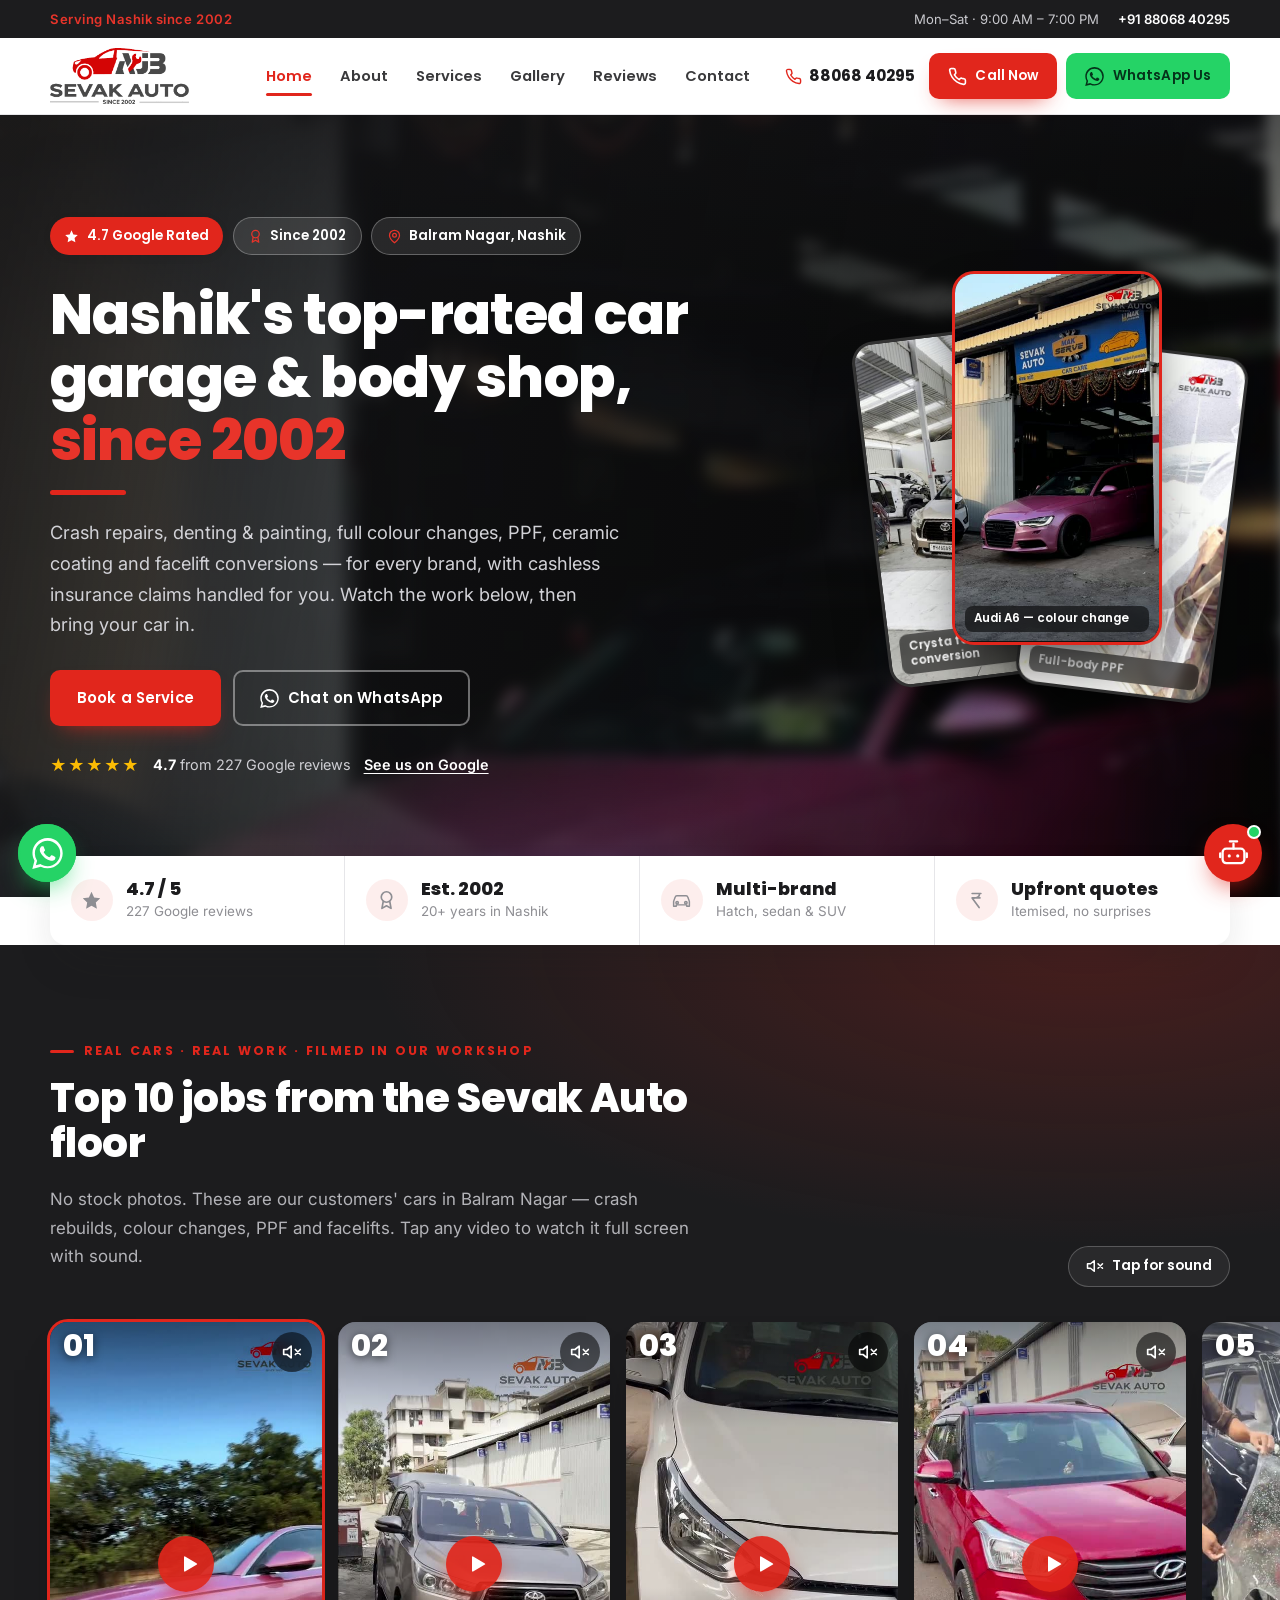
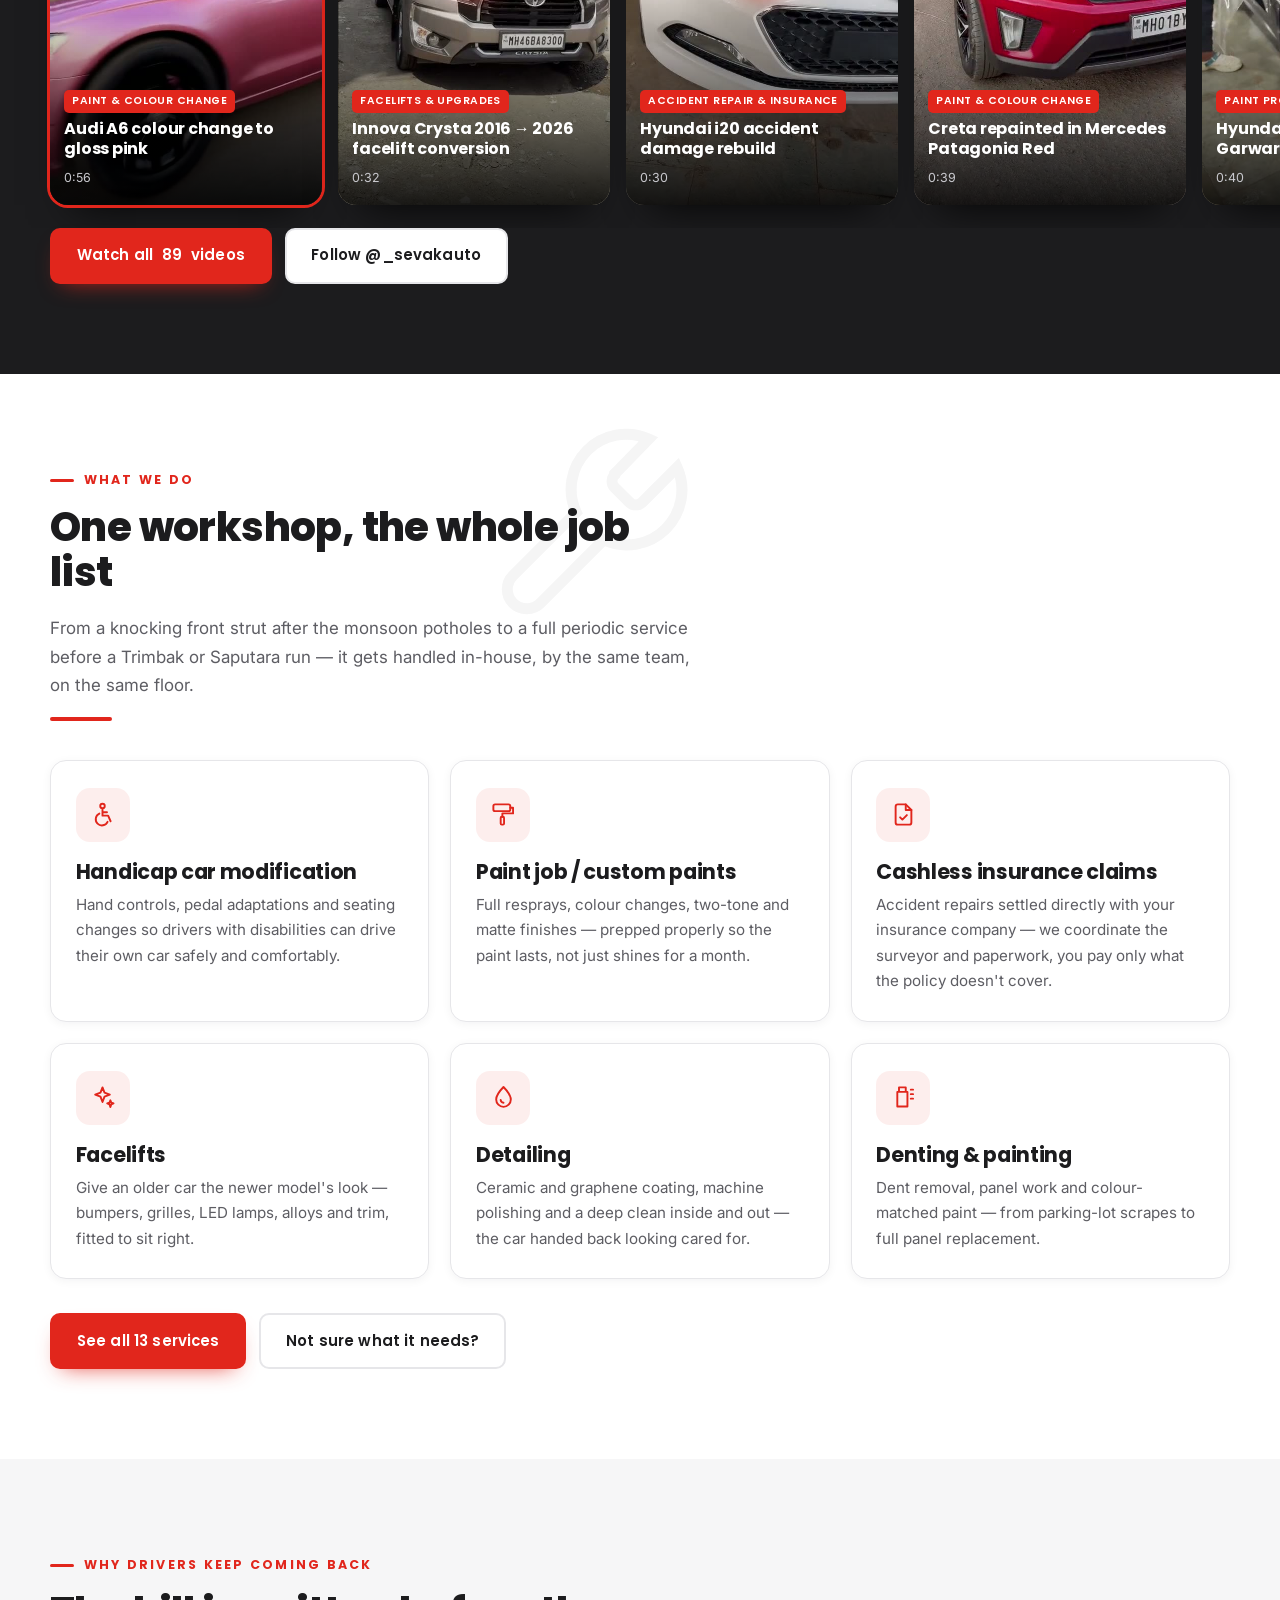
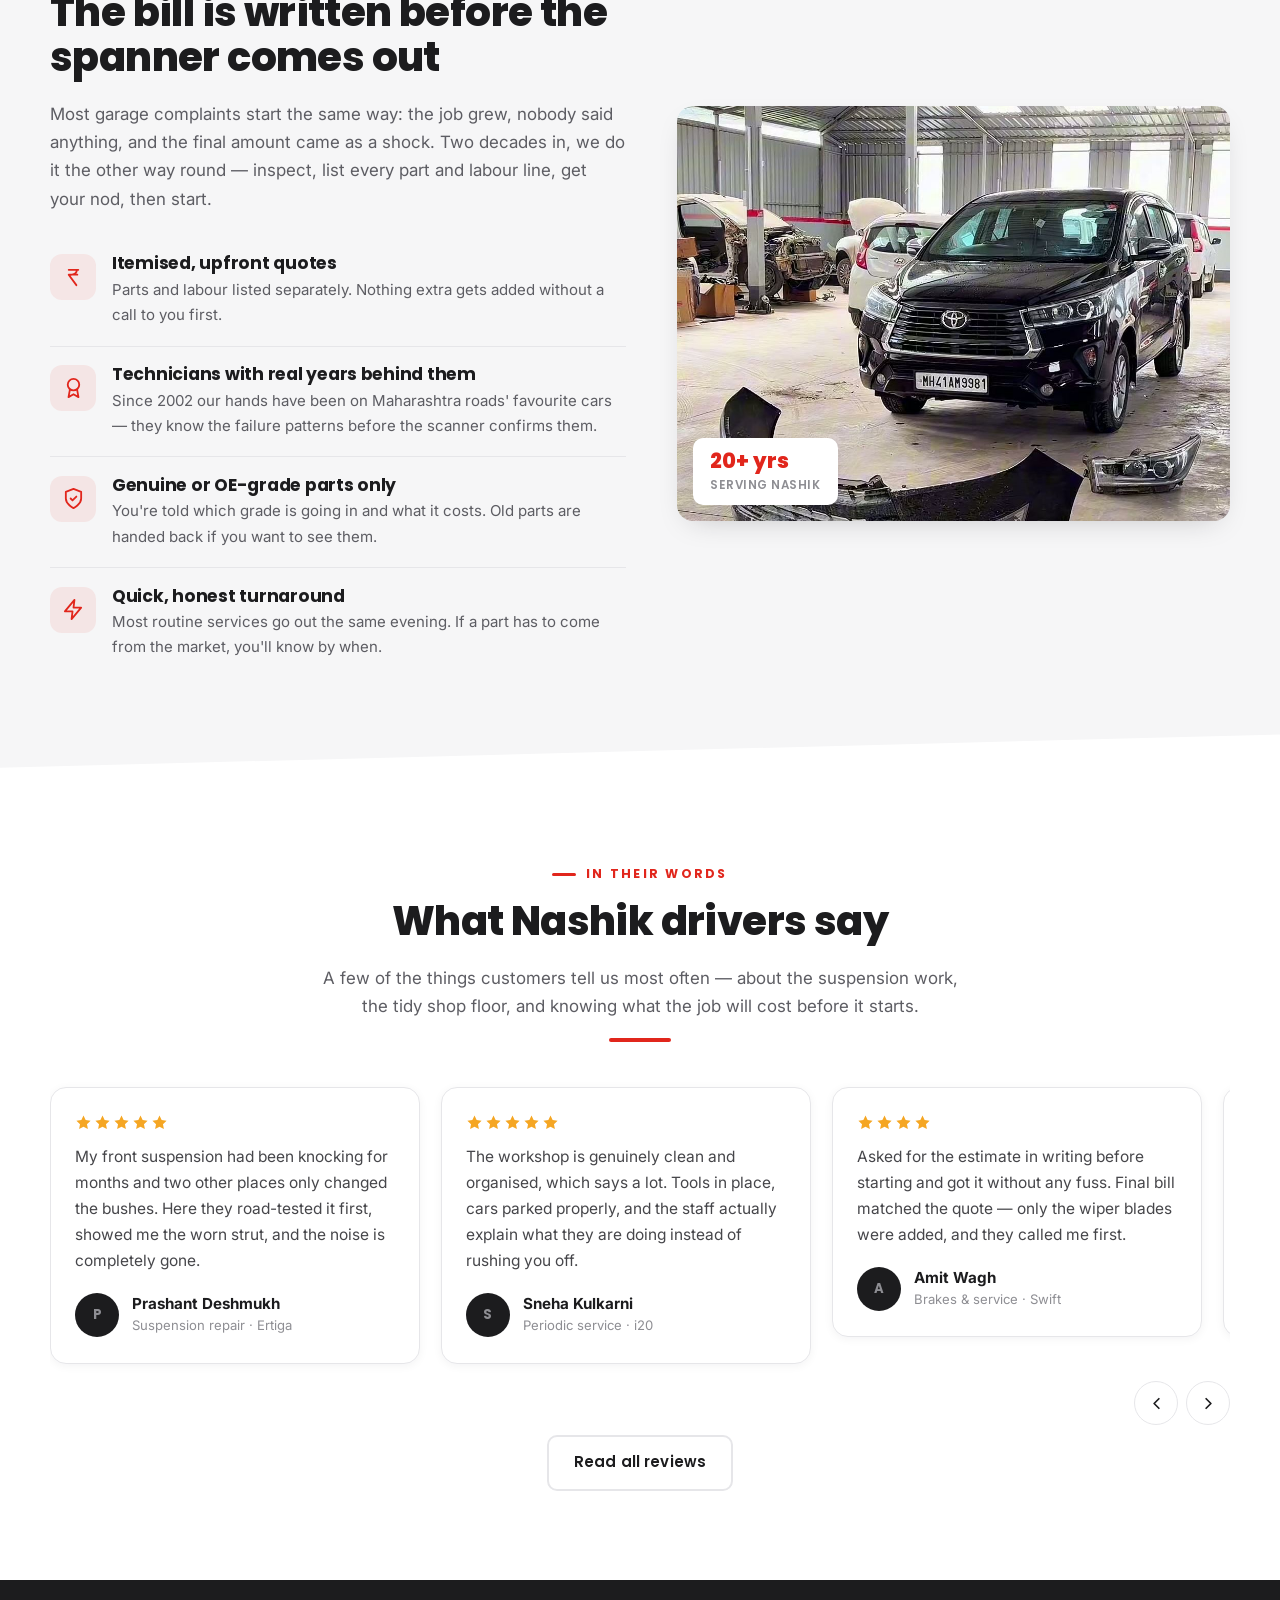
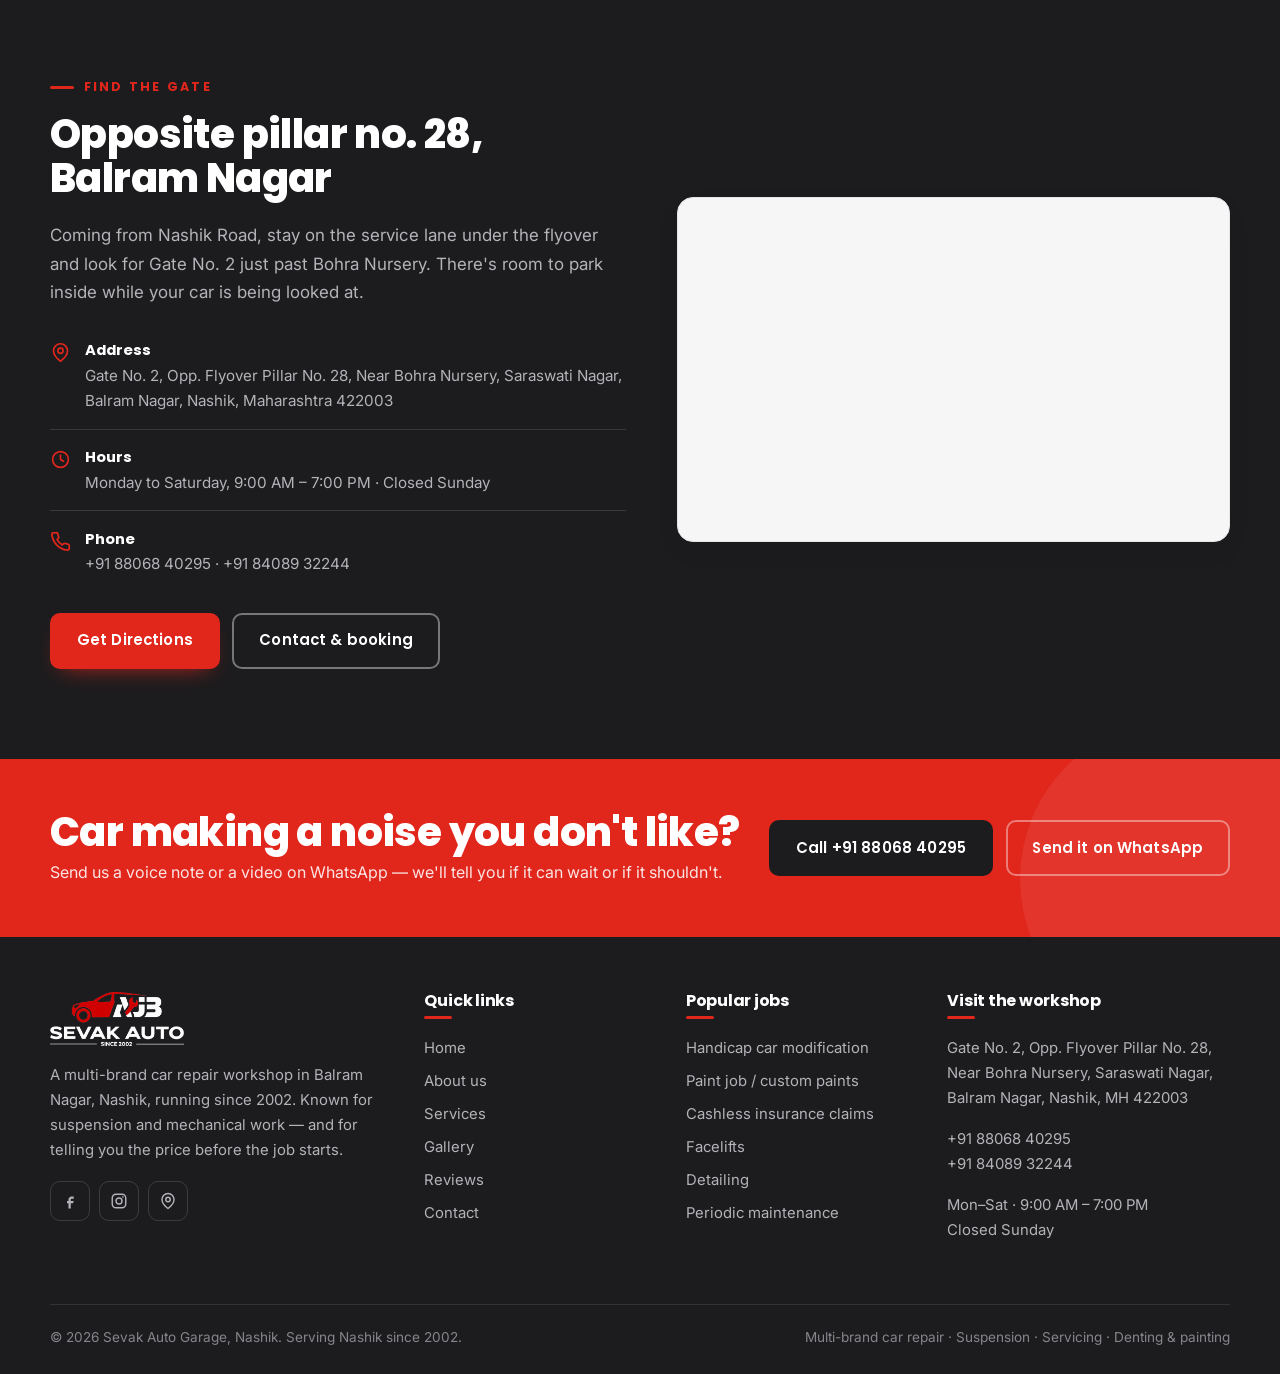
<file: index.html>
<!DOCTYPE html>
<html lang="en">
<head>
<meta charset="utf-8">
<meta name="viewport" content="width=device-width, initial-scale=1">
<title>Sevak Auto Nashik | Best Car Garage – Denting, Painting, PPF &amp; Insurance Claims</title>
<meta name="description" content="Sevak Auto, Balram Nagar, Nashik — rated 4.7★ by 227 Google reviewers. Car denting & painting, custom colour changes, PPF, ceramic coating, facelifts and cashless insurance claims for every brand. Since 2002. Call 088068 40295.">
<link rel="canonical" href="https://www.sevakauto.in/">
<meta name="robots" content="index, follow, max-image-preview:large, max-video-preview:-1">
<meta name="theme-color" content="#e1261c">
<meta name="geo.region" content="IN-MH">
<meta name="geo.placename" content="Nashik">
<meta name="geo.position" content="20.0215545;73.8335745">
<meta name="ICBM" content="20.0215545, 73.8335745">
<meta property="og:type" content="business.business">
<meta property="og:site_name" content="Sevak Auto">
<meta property="og:url" content="https://www.sevakauto.in/">
<meta property="og:title" content="Sevak Auto, Nashik — Car Body Shop, PPF, Coating & Insurance Claims">
<meta property="og:description" content="4.7★ from 227 Google reviews. Denting, painting, colour changes, PPF, ceramic coating and cashless insurance claims. Opp. flyover pillar no. 28, Balram Nagar, Nashik.">
<meta property="og:image" content="https://www.sevakauto.in/img/og-image.jpg">
<meta property="og:image:width" content="1200">
<meta property="og:image:height" content="630">
<meta property="og:video" content="https://www.sevakauto.in/media/video/sevak-6308.mp4">
<meta property="og:locale" content="en_IN">
<meta property="business:contact_data:street_address" content="Gate No. 2, Opp. Flyover Pillar No. 28, Near Bohra Nursery, Saraswati Nagar, Balram Nagar">
<meta property="business:contact_data:locality" content="Nashik">
<meta property="business:contact_data:postal_code" content="422003">
<meta property="business:contact_data:country_name" content="India">
<meta property="business:contact_data:phone_number" content="+91 88068 40295">
<meta name="twitter:card" content="summary_large_image">
<meta name="twitter:image" content="https://www.sevakauto.in/img/og-image.jpg">
<link rel="icon" href="img/favicon.png">
<link rel="apple-touch-icon" href="img/logo-mark.png">
<link rel="preconnect" href="https://fonts.googleapis.com">
<link rel="preconnect" href="https://fonts.gstatic.com" crossorigin>
<link rel="preload" as="image" href="media/hero/hero-1.jpg">
<style>
/* critical above-the-fold paint */
body{margin:0;background:#fff;color:#2c2c2e;font-family:Inter,"Segoe UI",Roboto,system-ui,sans-serif}
.utility{background:#1c1c1e;min-height:34px}.site-head{min-height:76px;background:#fff}
.hero{background:#1c1c1e;min-height:520px}.hero__reels{display:none}
</style>
<link rel="stylesheet" href="css/style.css">
<link rel="preload" as="style" href="https://fonts.googleapis.com/css2?family=Poppins:wght@600;700;800&family=Inter:wght@400;500;600&display=swap" onload="this.rel='stylesheet'">
<noscript><link rel="stylesheet" href="https://fonts.googleapis.com/css2?family=Poppins:wght@600;700;800&family=Inter:wght@400;500;600&display=swap"><style>.reveal{opacity:1;transform:none}</style></noscript>
<link rel="prefetch" href="services.html" as="document">
<link rel="prefetch" href="contact.html" as="document">
<script src="js/main.js" defer></script>
<script type="application/ld+json">
{
  "@context": "https://schema.org",
  "@graph": [
    {
      "@type": ["AutoRepair", "AutoBodyShop"],
      "@id": "https://www.sevakauto.in/#business",
      "name": "Sevak Auto",
      "alternateName": ["Sevak Auto Garage", "Sevak Auto AJB", "Sevak Auto Nashik"],
      "description": "Multi-brand car garage and body shop in Balram Nagar, Nashik since 2002: denting and painting, custom colour changes, paint protection film (PPF), ceramic and graphene coating, facelift conversions, accident repair and cashless insurance claims.",
      "url": "https://www.sevakauto.in/",
      "hasMap": "https://maps.google.com/?cid=8612009802358916060",
      "sameAs": [
        "https://maps.google.com/?cid=8612009802358916060",
        "https://www.google.com/search?kgmid=/g/11vpvg1fwt",
        "https://www.instagram.com/_sevakauto/"
      ],
      "image": [
        "https://www.sevakauto.in/img/og-image.jpg",
        "https://www.sevakauto.in/img/real/shopfront.jpg",
        "https://www.sevakauto.in/img/real/workshop-floor.jpg",
        "https://www.sevakauto.in/img/real/crysta-bumpers.jpg"
      ],
      "logo": "https://www.sevakauto.in/img/logo.png",
      "telephone": "+91-88068-40295",
      "foundingDate": "2002",
      "priceRange": "₹₹",
      "currenciesAccepted": "INR",
      "paymentAccepted": "Cash, UPI, Card, Insurance (cashless)",
      "address": {
        "@type": "PostalAddress",
        "streetAddress": "Gate No. 2, Opp. Flyover Pillar No. 28, Near Bohra Nursery, Saraswati Nagar, Balram Nagar",
        "addressLocality": "Nashik",
        "addressRegion": "Maharashtra",
        "postalCode": "422003",
        "addressCountry": "IN"
      },
      "geo": { "@type": "GeoCoordinates", "latitude": 20.0215545, "longitude": 73.8335745 },
      "openingHoursSpecification": [{
        "@type": "OpeningHoursSpecification",
        "dayOfWeek": ["Monday","Tuesday","Wednesday","Thursday","Friday","Saturday"],
        "opens": "09:00", "closes": "19:00"
      }],
      "areaServed": [
        { "@type": "City", "name": "Nashik" },
        "Nashik Road", "Dwarka", "Panchavati", "CIDCO", "Indira Nagar", "Gangapur Road", "College Road", "Satpur", "Ambad", "Deolali"
      ],
      "aggregateRating": { "@type": "AggregateRating", "ratingValue": "4.7", "reviewCount": "227", "bestRating": "5" },
      "hasOfferCatalog": {
        "@type": "OfferCatalog",
        "name": "Car repair and body shop services",
        "itemListElement": [
          { "@type": "Offer", "itemOffered": { "@type": "Service", "name": "Denting and painting" } },
          { "@type": "Offer", "itemOffered": { "@type": "Service", "name": "Custom paint and colour change" } },
          { "@type": "Offer", "itemOffered": { "@type": "Service", "name": "Paint protection film (PPF)" } },
          { "@type": "Offer", "itemOffered": { "@type": "Service", "name": "Ceramic and graphene coating" } },
          { "@type": "Offer", "itemOffered": { "@type": "Service", "name": "Facelift conversions" } },
          { "@type": "Offer", "itemOffered": { "@type": "Service", "name": "Accident repair and cashless insurance claims" } },
          { "@type": "Offer", "itemOffered": { "@type": "Service", "name": "Handicap driving modification" } },
          { "@type": "Offer", "itemOffered": { "@type": "Service", "name": "Car detailing" } },
          { "@type": "Offer", "itemOffered": { "@type": "Service", "name": "Suspension repair and periodic servicing" } }
        ]
      }
    },
    {
      "@type": "WebSite",
      "@id": "https://www.sevakauto.in/#website",
      "url": "https://www.sevakauto.in/",
      "name": "Sevak Auto",
      "publisher": { "@id": "https://www.sevakauto.in/#business" },
      "inLanguage": "en-IN"
    }
  ]
}
</script>
<!-- TOP10-LD:START -->
<script type="application/ld+json">
{
 "@context": "https://schema.org",
 "@type": "ItemList",
 "name": "Top 10 jobs from the Sevak Auto workshop, Nashik",
 "itemListElement": [
  {
   "position": 1,
   "item": {
    "@type": "VideoObject",
    "name": "Audi A6 colour change to gloss pink",
    "description": "Full colour change on an Audi A6 — machine polish, prep and a deep gloss pink finish, then out on the road. Filmed at Sevak Auto, Balram Nagar, Nashik.",
    "thumbnailUrl": "https://www.sevakauto.in/media/poster/sevak-6308.jpg",
    "contentUrl": "https://www.sevakauto.in/media/video/sevak-6308.mp4",
    "uploadDate": "2025-10-17T10:00:00+05:30",
    "duration": "PT56S",
    "publisher": {
     "@id": "https://www.sevakauto.in/#business"
    }
   },
   "@type": "ListItem"
  },
  {
   "position": 2,
   "item": {
    "@type": "VideoObject",
    "name": "Innova Crysta 2016 → 2026 facelift conversion",
    "description": "A 2016 Innova Crysta converted to the latest facelift look — grille, bumper, lamps and trim fitted to sit factory-right. Filmed at Sevak Auto, Balram Nagar, Nashik.",
    "thumbnailUrl": "https://www.sevakauto.in/media/poster/sevak-0194.jpg",
    "contentUrl": "https://www.sevakauto.in/media/video/sevak-0194.mp4",
    "uploadDate": "2026-03-13T10:00:00+05:30",
    "duration": "PT32S",
    "publisher": {
     "@id": "https://www.sevakauto.in/#business"
    }
   },
   "@type": "ListItem"
  },
  {
   "position": 3,
   "item": {
    "@type": "VideoObject",
    "name": "Hyundai i20 accident damage rebuild",
    "description": "A heavily crashed i20 front end rebuilt panel by panel and handed back looking new, processed through insurance. Filmed at Sevak Auto, Balram Nagar, Nashik.",
    "thumbnailUrl": "https://www.sevakauto.in/media/poster/sevak-5301.jpg",
    "contentUrl": "https://www.sevakauto.in/media/video/sevak-5301.mp4",
    "uploadDate": "2026-01-15T10:00:00+05:30",
    "duration": "PT30S",
    "publisher": {
     "@id": "https://www.sevakauto.in/#business"
    }
   },
   "@type": "ListItem"
  },
  {
   "position": 4,
   "item": {
    "@type": "VideoObject",
    "name": "Creta repainted in Mercedes Patagonia Red",
    "description": "Hyundai Creta resprayed in Mercedes-Benz Patagonia Red metallic — a proper OEM-shade colour change. Filmed at Sevak Auto, Balram Nagar, Nashik.",
    "thumbnailUrl": "https://www.sevakauto.in/media/poster/sevak-6109.jpg",
    "contentUrl": "https://www.sevakauto.in/media/video/sevak-6109.mp4",
    "uploadDate": "2026-01-25T10:00:00+05:30",
    "duration": "PT39S",
    "publisher": {
     "@id": "https://www.sevakauto.in/#business"
    }
   },
   "@type": "ListItem"
  },
  {
   "position": 5,
   "item": {
    "@type": "VideoObject",
    "name": "Hyundai Creta full-body Garware PPF",
    "description": "Full-body Garware paint protection film on a black Creta — every panel wrapped, edges tucked, zero bubbles. Filmed at Sevak Auto, Balram Nagar, Nashik.",
    "thumbnailUrl": "https://www.sevakauto.in/media/poster/sevak-2794.jpg",
    "contentUrl": "https://www.sevakauto.in/media/video/sevak-2794.mp4",
    "uploadDate": "2026-04-25T10:00:00+05:30",
    "duration": "PT40S",
    "publisher": {
     "@id": "https://www.sevakauto.in/#business"
    }
   },
   "@type": "ListItem"
  },
  {
   "position": 6,
   "item": {
    "@type": "VideoObject",
    "name": "Mahindra Thar crash repair & ceramic coat",
    "description": "A Thar with a smashed front end rebuilt, painted and finished with a ceramic coating. Filmed at Sevak Auto, Balram Nagar, Nashik.",
    "thumbnailUrl": "https://www.sevakauto.in/media/poster/sevak-5575.jpg",
    "contentUrl": "https://www.sevakauto.in/media/video/sevak-5575.mp4",
    "uploadDate": "2026-01-18T10:00:00+05:30",
    "duration": "PT43S",
    "publisher": {
     "@id": "https://www.sevakauto.in/#business"
    }
   },
   "@type": "ListItem"
  },
  {
   "position": 7,
   "item": {
    "@type": "VideoObject",
    "name": "Innova Crysta major accident rebuild",
    "description": "An Innova Crysta with a crushed front section rebuilt in our body shop and back on the road. Filmed at Sevak Auto, Balram Nagar, Nashik.",
    "thumbnailUrl": "https://www.sevakauto.in/media/poster/sevak-0730.jpg",
    "contentUrl": "https://www.sevakauto.in/media/video/sevak-0730.mp4",
    "uploadDate": "2026-09-10T10:00:00+05:30",
    "duration": "PT37S",
    "publisher": {
     "@id": "https://www.sevakauto.in/#business"
    }
   },
   "@type": "ListItem"
  },
  {
   "position": 8,
   "item": {
    "@type": "VideoObject",
    "name": "Nashik's first Tata Sierra — graphene coating",
    "description": "Nashik's first new Tata Sierra, done with graphene coating and window films at Sevak Auto. Filmed at Sevak Auto, Balram Nagar, Nashik.",
    "thumbnailUrl": "https://www.sevakauto.in/media/poster/sevak-6528.jpg",
    "contentUrl": "https://www.sevakauto.in/media/video/sevak-6528.mp4",
    "uploadDate": "2026-01-29T10:00:00+05:30",
    "duration": "PT31S",
    "publisher": {
     "@id": "https://www.sevakauto.in/#business"
    }
   },
   "@type": "ListItem"
  },
  {
   "position": 9,
   "item": {
    "@type": "VideoObject",
    "name": "Skoda Slavia front-end crash repair",
    "description": "Front bumper, grille and headlamp area of a red Skoda Slavia repaired and colour-matched. Filmed at Sevak Auto, Balram Nagar, Nashik.",
    "thumbnailUrl": "https://www.sevakauto.in/media/poster/sevak-7713.jpg",
    "contentUrl": "https://www.sevakauto.in/media/video/sevak-7713.mp4",
    "uploadDate": "2026-07-11T10:00:00+05:30",
    "duration": "PT30S",
    "publisher": {
     "@id": "https://www.sevakauto.in/#business"
    }
   },
   "@type": "ListItem"
  },
  {
   "position": 10,
   "item": {
    "@type": "VideoObject",
    "name": "Wagon R — ICICI Lombard cashless claim",
    "description": "Accident repair on a Wagon R settled cashless with ICICI Lombard — we handled the surveyor and paperwork. Filmed at Sevak Auto, Balram Nagar, Nashik.",
    "thumbnailUrl": "https://www.sevakauto.in/media/poster/sevak-0541.jpg",
    "contentUrl": "https://www.sevakauto.in/media/video/sevak-0541.mp4",
    "uploadDate": "2026-03-19T10:00:00+05:30",
    "duration": "PT33S",
    "publisher": {
     "@id": "https://www.sevakauto.in/#business"
    }
   },
   "@type": "ListItem"
  }
 ]
}
</script>
<!-- TOP10-LD:END -->
</head>
<body>
<a class="skip" href="#main">Skip to content</a>

<div class="utility">
  <div class="wrap">
    <span class="u-since">Serving Nashik since 2002</span>
    <span class="u-right">
      <span>Mon–Sat · 9:00 AM – 7:00 PM</span>
      <a href="tel:+918806840295"><b>+91 88068 40295</b></a>
    </span>
  </div>
</div>

<header class="site-head">
  <div class="wrap head-inner">
    <a class="logo brand" href="index.html" aria-label="Sevak Auto Garage — home">
      <img class="logo__mark" src="img/logo.png" alt="Sevak Auto AJB — car repair garage in Nashik, since 2002" width="496" height="200" fetchpriority="high" decoding="async">
    </a>
    <nav class="nav" id="site-nav" aria-label="Main navigation">
      <a href="index.html">Home</a>
      <a href="about.html">About</a>
      <a href="services.html">Services</a>
      <a href="gallery.html">Gallery</a>
      <a href="testimonials.html">Reviews</a>
      <a href="contact.html">Contact</a>
    </nav>
    <div class="head-cta">
      <a class="head-phone" href="tel:+918806840295"><svg viewBox="0 0 24 24" fill="none" stroke="currentColor" stroke-width="2" stroke-linecap="round" stroke-linejoin="round" aria-hidden="true"><path d="M22 16.9v3a2 2 0 0 1-2.2 2 19.8 19.8 0 0 1-8.6-3.1 19.5 19.5 0 0 1-6-6A19.8 19.8 0 0 1 2.1 4.2 2 2 0 0 1 4.1 2h3a2 2 0 0 1 2 1.7c.1 1 .4 1.9.7 2.8a2 2 0 0 1-.5 2.1L8.1 9.9a16 16 0 0 0 6 6l1.3-1.3a2 2 0 0 1 2.1-.4c.9.3 1.8.6 2.8.7a2 2 0 0 1 1.7 2z"/></svg><span>88068 40295</span></a>
      <a class="btn btn--primary btn--sm" href="tel:+918806840295"><svg viewBox="0 0 24 24" fill="none" stroke="currentColor" stroke-width="2" stroke-linecap="round" stroke-linejoin="round" aria-hidden="true"><path d="M22 16.9v3a2 2 0 0 1-2.2 2 19.8 19.8 0 0 1-8.6-3.1 19.5 19.5 0 0 1-6-6A19.8 19.8 0 0 1 2.1 4.2 2 2 0 0 1 4.1 2h3a2 2 0 0 1 2 1.7c.1 1 .4 1.9.7 2.8a2 2 0 0 1-.5 2.1L8.1 9.9a16 16 0 0 0 6 6l1.3-1.3a2 2 0 0 1 2.1-.4c.9.3 1.8.6 2.8.7a2 2 0 0 1 1.7 2z"/></svg><span>Call Now</span></a>
      <a class="btn btn--wa btn--sm" href="https://wa.me/918806840295?text=Hi%2C%20I%20found%20you%20on%20your%20website%20and%20want%20to%20enquire%20about%20car%20service." target="_blank" rel="noopener"><svg viewBox="0 0 24 24" fill="currentColor" aria-hidden="true"><path d="M17.47 14.38c-.3-.15-1.75-.86-2.02-.96-.27-.1-.47-.15-.67.15-.2.3-.77.96-.94 1.16-.17.2-.35.22-.64.07-.3-.15-1.25-.46-2.38-1.47-.88-.79-1.47-1.76-1.65-2.05-.17-.3-.02-.46.13-.6.13-.13.3-.35.45-.52.15-.17.2-.3.3-.5.1-.2.05-.37-.02-.52-.08-.15-.67-1.61-.92-2.2-.24-.58-.49-.5-.67-.51h-.57c-.2 0-.52.07-.8.37-.27.3-1.04 1.02-1.04 2.48s1.07 2.88 1.22 3.08c.15.2 2.1 3.2 5.08 4.49.71.3 1.26.49 1.69.63.71.22 1.36.19 1.87.12.57-.09 1.75-.72 2-1.41.25-.69.25-1.28.17-1.41-.07-.13-.27-.2-.57-.35M12.05 21.8h-.02a9.8 9.8 0 0 1-4.99-1.37l-.36-.21-3.71.97.99-3.62-.23-.37a9.79 9.79 0 0 1-1.5-5.22c0-5.4 4.4-9.8 9.82-9.8 2.62 0 5.08 1.03 6.93 2.88a9.74 9.74 0 0 1 2.87 6.93c0 5.41-4.4 9.81-9.8 9.81M20.5 3.47A11.65 11.65 0 0 0 12.05 0C5.6 0 .35 5.25.35 11.7c0 2.06.54 4.07 1.56 5.85L.25 24l6.6-1.73a11.66 11.66 0 0 0 5.2 1.24h.01c6.45 0 11.7-5.25 11.7-11.7 0-3.13-1.22-6.07-3.43-8.28"/></svg><span>WhatsApp Us</span></a>
      <button class="burger" type="button" aria-label="Toggle menu" aria-controls="site-nav" aria-expanded="false"><span></span><span></span><span></span></button>
    </div>
  </div>
</header>

<main id="main">

  <section class="hero">
    <div class="hero__media">
      <video autoplay muted loop playsinline preload="auto" poster="media/hero/hero-1.jpg" aria-hidden="true" tabindex="-1">
        <source src="media/hero/hero-1.mp4" type="video/mp4">
      </video>
    </div>
    <div class="hero__inner">
      <div class="hero__content">
        <div class="hero__badges">
          <span class="pill pill--red"><svg viewBox="0 0 24 24" fill="currentColor" aria-hidden="true"><path d="M12 2l3 6.6 7 .9-5.1 4.8 1.3 7L12 18l-6.2 3.3 1.3-7L2 9.5l7-.9z"/></svg>4.7 Google Rated</span>
          <span class="pill pill--outline"><svg viewBox="0 0 24 24" fill="none" stroke="currentColor" stroke-width="2" stroke-linecap="round" stroke-linejoin="round" aria-hidden="true"><circle cx="12" cy="8" r="6"/><path d="m8.2 13.4-1.4 7.6L12 18l5.2 3-1.4-7.6"/></svg>Since 2002</span>
          <span class="pill pill--outline"><svg viewBox="0 0 24 24" fill="none" stroke="currentColor" stroke-width="2" stroke-linecap="round" stroke-linejoin="round" aria-hidden="true"><path d="M20 10c0 6-8 12-8 12s-8-6-8-12a8 8 0 0 1 16 0z"/><circle cx="12" cy="10" r="3"/></svg>Balram Nagar, Nashik</span>
        </div>
        <h1>Nashik's top-rated car garage &amp; body shop, <em>since 2002</em></h1>
        <div class="hero__rule"></div>
        <p class="hero__sub">Crash repairs, denting &amp; painting, full colour changes, PPF, ceramic coating and facelift conversions — for every brand, with cashless insurance claims handled for you. Watch the work below, then bring your car in.</p>
        <div class="btn-row">
          <a class="btn btn--primary" href="contact.html">Book a Service</a>
          <a class="btn btn--ghost" href="https://wa.me/918806840295?text=Hi%2C%20I%20found%20you%20on%20your%20website%20and%20want%20to%20enquire%20about%20car%20service." target="_blank" rel="noopener"><svg viewBox="0 0 24 24" fill="currentColor" aria-hidden="true"><path d="M17.47 14.38c-.3-.15-1.75-.86-2.02-.96-.27-.1-.47-.15-.67.15-.2.3-.77.96-.94 1.16-.17.2-.35.22-.64.07-.3-.15-1.25-.46-2.38-1.47-.88-.79-1.47-1.76-1.65-2.05-.17-.3-.02-.46.13-.6.13-.13.3-.35.45-.52.15-.17.2-.3.3-.5.1-.2.05-.37-.02-.52-.08-.15-.67-1.61-.92-2.2-.24-.58-.49-.5-.67-.51h-.57c-.2 0-.52.07-.8.37-.27.3-1.04 1.02-1.04 2.48s1.07 2.88 1.22 3.08c.15.2 2.1 3.2 5.08 4.49.71.3 1.26.49 1.69.63.71.22 1.36.19 1.87.12.57-.09 1.75-.72 2-1.41.25-.69.25-1.28.17-1.41-.07-.13-.27-.2-.57-.35M12.05 21.8h-.02a9.8 9.8 0 0 1-4.99-1.37l-.36-.21-3.71.97.99-3.62-.23-.37a9.79 9.79 0 0 1-1.5-5.22c0-5.4 4.4-9.8 9.82-9.8 2.62 0 5.08 1.03 6.93 2.88a9.74 9.74 0 0 1 2.87 6.93c0 5.41-4.4 9.81-9.8 9.81M20.5 3.47A11.65 11.65 0 0 0 12.05 0C5.6 0 .35 5.25.35 11.7c0 2.06.54 4.07 1.56 5.85L.25 24l6.6-1.73a11.66 11.66 0 0 0 5.2 1.24h.01c6.45 0 11.7-5.25 11.7-11.7 0-3.13-1.22-6.07-3.43-8.28"/></svg>Chat on WhatsApp</a>
        </div>
        <p class="hero__proof"><span class="gstars" aria-hidden="true">★★★★★</span><span><b style="color:#fff">4.7</b> from 227 Google reviews</span><a href="https://maps.google.com/?cid=8612009802358916060" target="_blank" rel="noopener">See us on Google</a></p>
      </div>
      <div class="hero__reels" aria-hidden="true">
        <div class="hero-reel"><video autoplay muted loop playsinline preload="metadata" poster="media/hero/hero-2.jpg" tabindex="-1"><source src="media/hero/hero-2.mp4" type="video/mp4"></video><span class="hero-reel__tag">Crysta facelift conversion</span></div>
        <div class="hero-reel"><video autoplay muted loop playsinline preload="metadata" poster="media/hero/hero-1.jpg" tabindex="-1"><source src="media/hero/hero-1.mp4" type="video/mp4"></video><span class="hero-reel__tag">Audi A6 — colour change</span></div>
        <div class="hero-reel"><video autoplay muted loop playsinline preload="metadata" poster="media/hero/hero-3.jpg" tabindex="-1"><source src="media/hero/hero-3.mp4" type="video/mp4"></video><span class="hero-reel__tag">Full-body PPF</span></div>
      </div>
    </div>
  </section>

  <div class="wrap trustbar">
    <div class="trustbar__grid">
      <div class="trustbar__item">
        <span class="trustbar__icon" aria-hidden="true"><svg viewBox="0 0 24 24" fill="currentColor"><path d="M12 2l3 6.6 7 .9-5.1 4.8 1.3 7L12 18l-6.2 3.3 1.3-7L2 9.5l7-.9z"/></svg></span>
        <span><b>4.7 / 5</b><span>227 Google reviews</span></span>
      </div>
      <div class="trustbar__item">
        <span class="trustbar__icon" aria-hidden="true"><svg viewBox="0 0 24 24" fill="none" stroke="currentColor" stroke-width="1.9" stroke-linecap="round" stroke-linejoin="round"><circle cx="12" cy="8" r="6"/><path d="m8.2 13.4-1.4 7.6L12 18l5.2 3-1.4-7.6"/></svg></span>
        <span><b>Est. 2002</b><span>20+ years in Nashik</span></span>
      </div>
      <div class="trustbar__item">
        <span class="trustbar__icon" aria-hidden="true"><svg viewBox="0 0 24 24" fill="none" stroke="currentColor" stroke-width="1.7" stroke-linecap="round" stroke-linejoin="round"><path d="M3 13l1.8-5.1A2 2 0 0 1 6.7 6.5h10.6a2 2 0 0 1 1.9 1.4L21 13v5.5h-3V17H6v1.5H3z"/><circle cx="7" cy="14.5" r="1.4"/><circle cx="17" cy="14.5" r="1.4"/></svg></span>
        <span><b>Multi-brand</b><span>Hatch, sedan &amp; SUV</span></span>
      </div>
      <div class="trustbar__item">
        <span class="trustbar__icon" aria-hidden="true"><svg viewBox="0 0 24 24" fill="none" stroke="currentColor" stroke-width="1.9" stroke-linecap="round" stroke-linejoin="round"><path d="M7 4h10M7 9h9M15.5 4c0 3.8-2.7 5.2-6.5 5.2h-2L15 20"/></svg></span>
        <span><b>Upfront quotes</b><span>Itemised, no surprises</span></span>
      </div>
    </div>
  </div>

  <section class="section reels-sec" id="top-10" aria-labelledby="top10-title">
    <div class="wrap">
      <div class="reels-head">
        <div class="head-block reveal">
          <span class="eyebrow">Real cars · real work · filmed in our workshop</span>
          <h2 id="top10-title">Top 10 jobs from the Sevak Auto floor</h2>
          <p class="lead">No stock photos. These are our customers' cars in Balram Nagar — crash rebuilds, colour changes, PPF and facelifts. Tap any video to watch it full screen with sound.</p>
        </div>
        <button class="sound-hint" type="button" data-sound-toggle aria-pressed="false">Tap for sound</button>
      </div>
      <div class="rstrip" data-reel-strip data-reel-group>
<!-- TOP10:START -->
<article class="rc" data-reel data-src="media/video/sevak-6308.mp4" data-title="Audi A6 colour change to gloss pink" data-tag="Paint &amp; colour change"><video muted playsinline loop preload="none" poster="media/poster/sevak-6308.jpg" data-src="media/video/sevak-6308.mp4" aria-label="Audi A6 colour change to gloss pink"></video><span class="rc__rank">01</span><button class="rc__sound" type="button" aria-label="Turn sound on" aria-pressed="false"><svg viewBox="0 0 24 24" fill="none" stroke="currentColor" stroke-width="2" stroke-linecap="round" stroke-linejoin="round" aria-hidden="true"><path d="M11 5 6 9H2v6h4l5 4z"/><path d="m22 9-6 6M16 9l6 6"/></svg></button><button class="rc__open" type="button" aria-label="Play “Audi A6 colour change to gloss pink” full screen with sound"><span class="rc__play"><svg viewBox="0 0 24 24" fill="currentColor" aria-hidden="true"><path d="M8 5.5v13a1 1 0 0 0 1.5.86l11-6.5a1 1 0 0 0 0-1.72l-11-6.5A1 1 0 0 0 8 5.5z"/></svg></span></button><div class="rc__meta"><span class="reel__tag">Paint &amp; colour change</span><h3>Audi A6 colour change to gloss pink</h3><span class="rc__dur">0:56</span></div></article>
<article class="rc" data-reel data-src="media/video/sevak-0194.mp4" data-title="Innova Crysta 2016 → 2026 facelift conversion" data-tag="Facelifts &amp; upgrades"><video muted playsinline loop preload="none" poster="media/poster/sevak-0194.jpg" data-src="media/video/sevak-0194.mp4" aria-label="Innova Crysta 2016 → 2026 facelift conversion"></video><span class="rc__rank">02</span><button class="rc__sound" type="button" aria-label="Turn sound on" aria-pressed="false"><svg viewBox="0 0 24 24" fill="none" stroke="currentColor" stroke-width="2" stroke-linecap="round" stroke-linejoin="round" aria-hidden="true"><path d="M11 5 6 9H2v6h4l5 4z"/><path d="m22 9-6 6M16 9l6 6"/></svg></button><button class="rc__open" type="button" aria-label="Play “Innova Crysta 2016 → 2026 facelift conversion” full screen with sound"><span class="rc__play"><svg viewBox="0 0 24 24" fill="currentColor" aria-hidden="true"><path d="M8 5.5v13a1 1 0 0 0 1.5.86l11-6.5a1 1 0 0 0 0-1.72l-11-6.5A1 1 0 0 0 8 5.5z"/></svg></span></button><div class="rc__meta"><span class="reel__tag">Facelifts &amp; upgrades</span><h3>Innova Crysta 2016 → 2026 facelift conversion</h3><span class="rc__dur">0:32</span></div></article>
<article class="rc" data-reel data-src="media/video/sevak-5301.mp4" data-title="Hyundai i20 accident damage rebuild" data-tag="Accident repair &amp; insurance"><video muted playsinline loop preload="none" poster="media/poster/sevak-5301.jpg" data-src="media/video/sevak-5301.mp4" aria-label="Hyundai i20 accident damage rebuild"></video><span class="rc__rank">03</span><button class="rc__sound" type="button" aria-label="Turn sound on" aria-pressed="false"><svg viewBox="0 0 24 24" fill="none" stroke="currentColor" stroke-width="2" stroke-linecap="round" stroke-linejoin="round" aria-hidden="true"><path d="M11 5 6 9H2v6h4l5 4z"/><path d="m22 9-6 6M16 9l6 6"/></svg></button><button class="rc__open" type="button" aria-label="Play “Hyundai i20 accident damage rebuild” full screen with sound"><span class="rc__play"><svg viewBox="0 0 24 24" fill="currentColor" aria-hidden="true"><path d="M8 5.5v13a1 1 0 0 0 1.5.86l11-6.5a1 1 0 0 0 0-1.72l-11-6.5A1 1 0 0 0 8 5.5z"/></svg></span></button><div class="rc__meta"><span class="reel__tag">Accident repair &amp; insurance</span><h3>Hyundai i20 accident damage rebuild</h3><span class="rc__dur">0:30</span></div></article>
<article class="rc" data-reel data-src="media/video/sevak-6109.mp4" data-title="Creta repainted in Mercedes Patagonia Red" data-tag="Paint &amp; colour change"><video muted playsinline loop preload="none" poster="media/poster/sevak-6109.jpg" data-src="media/video/sevak-6109.mp4" aria-label="Creta repainted in Mercedes Patagonia Red"></video><span class="rc__rank">04</span><button class="rc__sound" type="button" aria-label="Turn sound on" aria-pressed="false"><svg viewBox="0 0 24 24" fill="none" stroke="currentColor" stroke-width="2" stroke-linecap="round" stroke-linejoin="round" aria-hidden="true"><path d="M11 5 6 9H2v6h4l5 4z"/><path d="m22 9-6 6M16 9l6 6"/></svg></button><button class="rc__open" type="button" aria-label="Play “Creta repainted in Mercedes Patagonia Red” full screen with sound"><span class="rc__play"><svg viewBox="0 0 24 24" fill="currentColor" aria-hidden="true"><path d="M8 5.5v13a1 1 0 0 0 1.5.86l11-6.5a1 1 0 0 0 0-1.72l-11-6.5A1 1 0 0 0 8 5.5z"/></svg></span></button><div class="rc__meta"><span class="reel__tag">Paint &amp; colour change</span><h3>Creta repainted in Mercedes Patagonia Red</h3><span class="rc__dur">0:39</span></div></article>
<article class="rc" data-reel data-src="media/video/sevak-2794.mp4" data-title="Hyundai Creta full-body Garware PPF" data-tag="Paint protection film"><video muted playsinline loop preload="none" poster="media/poster/sevak-2794.jpg" data-src="media/video/sevak-2794.mp4" aria-label="Hyundai Creta full-body Garware PPF"></video><span class="rc__rank">05</span><button class="rc__sound" type="button" aria-label="Turn sound on" aria-pressed="false"><svg viewBox="0 0 24 24" fill="none" stroke="currentColor" stroke-width="2" stroke-linecap="round" stroke-linejoin="round" aria-hidden="true"><path d="M11 5 6 9H2v6h4l5 4z"/><path d="m22 9-6 6M16 9l6 6"/></svg></button><button class="rc__open" type="button" aria-label="Play “Hyundai Creta full-body Garware PPF” full screen with sound"><span class="rc__play"><svg viewBox="0 0 24 24" fill="currentColor" aria-hidden="true"><path d="M8 5.5v13a1 1 0 0 0 1.5.86l11-6.5a1 1 0 0 0 0-1.72l-11-6.5A1 1 0 0 0 8 5.5z"/></svg></span></button><div class="rc__meta"><span class="reel__tag">Paint protection film</span><h3>Hyundai Creta full-body Garware PPF</h3><span class="rc__dur">0:40</span></div></article>
<article class="rc" data-reel data-src="media/video/sevak-5575.mp4" data-title="Mahindra Thar crash repair &amp; ceramic coat" data-tag="Accident repair &amp; insurance"><video muted playsinline loop preload="none" poster="media/poster/sevak-5575.jpg" data-src="media/video/sevak-5575.mp4" aria-label="Mahindra Thar crash repair &amp; ceramic coat"></video><span class="rc__rank">06</span><button class="rc__sound" type="button" aria-label="Turn sound on" aria-pressed="false"><svg viewBox="0 0 24 24" fill="none" stroke="currentColor" stroke-width="2" stroke-linecap="round" stroke-linejoin="round" aria-hidden="true"><path d="M11 5 6 9H2v6h4l5 4z"/><path d="m22 9-6 6M16 9l6 6"/></svg></button><button class="rc__open" type="button" aria-label="Play “Mahindra Thar crash repair &amp; ceramic coat” full screen with sound"><span class="rc__play"><svg viewBox="0 0 24 24" fill="currentColor" aria-hidden="true"><path d="M8 5.5v13a1 1 0 0 0 1.5.86l11-6.5a1 1 0 0 0 0-1.72l-11-6.5A1 1 0 0 0 8 5.5z"/></svg></span></button><div class="rc__meta"><span class="reel__tag">Accident repair &amp; insurance</span><h3>Mahindra Thar crash repair &amp; ceramic coat</h3><span class="rc__dur">0:43</span></div></article>
<article class="rc" data-reel data-src="media/video/sevak-0730.mp4" data-title="Innova Crysta major accident rebuild" data-tag="Accident repair &amp; insurance"><video muted playsinline loop preload="none" poster="media/poster/sevak-0730.jpg" data-src="media/video/sevak-0730.mp4" aria-label="Innova Crysta major accident rebuild"></video><span class="rc__rank">07</span><button class="rc__sound" type="button" aria-label="Turn sound on" aria-pressed="false"><svg viewBox="0 0 24 24" fill="none" stroke="currentColor" stroke-width="2" stroke-linecap="round" stroke-linejoin="round" aria-hidden="true"><path d="M11 5 6 9H2v6h4l5 4z"/><path d="m22 9-6 6M16 9l6 6"/></svg></button><button class="rc__open" type="button" aria-label="Play “Innova Crysta major accident rebuild” full screen with sound"><span class="rc__play"><svg viewBox="0 0 24 24" fill="currentColor" aria-hidden="true"><path d="M8 5.5v13a1 1 0 0 0 1.5.86l11-6.5a1 1 0 0 0 0-1.72l-11-6.5A1 1 0 0 0 8 5.5z"/></svg></span></button><div class="rc__meta"><span class="reel__tag">Accident repair &amp; insurance</span><h3>Innova Crysta major accident rebuild</h3><span class="rc__dur">0:37</span></div></article>
<article class="rc" data-reel data-src="media/video/sevak-6528.mp4" data-title="Nashik&#x27;s first Tata Sierra — graphene coating" data-tag="Ceramic &amp; graphene coating"><video muted playsinline loop preload="none" poster="media/poster/sevak-6528.jpg" data-src="media/video/sevak-6528.mp4" aria-label="Nashik&#x27;s first Tata Sierra — graphene coating"></video><span class="rc__rank">08</span><button class="rc__sound" type="button" aria-label="Turn sound on" aria-pressed="false"><svg viewBox="0 0 24 24" fill="none" stroke="currentColor" stroke-width="2" stroke-linecap="round" stroke-linejoin="round" aria-hidden="true"><path d="M11 5 6 9H2v6h4l5 4z"/><path d="m22 9-6 6M16 9l6 6"/></svg></button><button class="rc__open" type="button" aria-label="Play “Nashik&#x27;s first Tata Sierra — graphene coating” full screen with sound"><span class="rc__play"><svg viewBox="0 0 24 24" fill="currentColor" aria-hidden="true"><path d="M8 5.5v13a1 1 0 0 0 1.5.86l11-6.5a1 1 0 0 0 0-1.72l-11-6.5A1 1 0 0 0 8 5.5z"/></svg></span></button><div class="rc__meta"><span class="reel__tag">Ceramic &amp; graphene coating</span><h3>Nashik&#x27;s first Tata Sierra — graphene coating</h3><span class="rc__dur">0:31</span></div></article>
<article class="rc" data-reel data-src="media/video/sevak-7713.mp4" data-title="Skoda Slavia front-end crash repair" data-tag="Accident repair &amp; insurance"><video muted playsinline loop preload="none" poster="media/poster/sevak-7713.jpg" data-src="media/video/sevak-7713.mp4" aria-label="Skoda Slavia front-end crash repair"></video><span class="rc__rank">09</span><button class="rc__sound" type="button" aria-label="Turn sound on" aria-pressed="false"><svg viewBox="0 0 24 24" fill="none" stroke="currentColor" stroke-width="2" stroke-linecap="round" stroke-linejoin="round" aria-hidden="true"><path d="M11 5 6 9H2v6h4l5 4z"/><path d="m22 9-6 6M16 9l6 6"/></svg></button><button class="rc__open" type="button" aria-label="Play “Skoda Slavia front-end crash repair” full screen with sound"><span class="rc__play"><svg viewBox="0 0 24 24" fill="currentColor" aria-hidden="true"><path d="M8 5.5v13a1 1 0 0 0 1.5.86l11-6.5a1 1 0 0 0 0-1.72l-11-6.5A1 1 0 0 0 8 5.5z"/></svg></span></button><div class="rc__meta"><span class="reel__tag">Accident repair &amp; insurance</span><h3>Skoda Slavia front-end crash repair</h3><span class="rc__dur">0:30</span></div></article>
<article class="rc" data-reel data-src="media/video/sevak-0541.mp4" data-title="Wagon R — ICICI Lombard cashless claim" data-tag="Accident repair &amp; insurance"><video muted playsinline loop preload="none" poster="media/poster/sevak-0541.jpg" data-src="media/video/sevak-0541.mp4" aria-label="Wagon R — ICICI Lombard cashless claim"></video><span class="rc__rank">10</span><button class="rc__sound" type="button" aria-label="Turn sound on" aria-pressed="false"><svg viewBox="0 0 24 24" fill="none" stroke="currentColor" stroke-width="2" stroke-linecap="round" stroke-linejoin="round" aria-hidden="true"><path d="M11 5 6 9H2v6h4l5 4z"/><path d="m22 9-6 6M16 9l6 6"/></svg></button><button class="rc__open" type="button" aria-label="Play “Wagon R — ICICI Lombard cashless claim” full screen with sound"><span class="rc__play"><svg viewBox="0 0 24 24" fill="currentColor" aria-hidden="true"><path d="M8 5.5v13a1 1 0 0 0 1.5.86l11-6.5a1 1 0 0 0 0-1.72l-11-6.5A1 1 0 0 0 8 5.5z"/></svg></span></button><div class="rc__meta"><span class="reel__tag">Accident repair &amp; insurance</span><h3>Wagon R — ICICI Lombard cashless claim</h3><span class="rc__dur">0:33</span></div></article>
<!-- TOP10:END -->
      </div>
      <div class="reels-foot reveal">
        <a class="btn btn--primary" href="gallery.html">Watch all <span data-reel-count>89</span> videos</a>
        <a class="btn btn--ghost" href="https://www.instagram.com/_sevakauto/" target="_blank" rel="noopener">Follow @_sevakauto</a>
      </div>
    </div>
  </section>

  <section class="section">
    <div class="wrap">
      <div class="head-block reveal">
        <svg class="watermark" viewBox="0 0 24 24" fill="none" stroke="currentColor" stroke-width="1.2" aria-hidden="true"><path d="M14.7 6.3a1 1 0 0 0 0 1.4l1.6 1.6a1 1 0 0 0 1.4 0l3.8-3.8a6 6 0 0 1-8 7.9l-6.9 6.9a2.1 2.1 0 0 1-3-3l6.9-6.9a6 6 0 0 1 7.9-8l-3.7 3.8z"/></svg>
        <span class="eyebrow">What we do</span>
        <h2>One workshop, the whole job list</h2>
        <p class="lead">From a knocking front strut after the monsoon potholes to a full periodic service before a Trimbak or Saputara run — it gets handled in-house, by the same team, on the same floor.</p>
        <div class="rule"></div>
      </div>

      <div class="grid grid--3">
        <article class="card svc-card reveal">
          <span class="card__icon" aria-hidden="true"><svg viewBox="0 0 24 24" fill="none" stroke="currentColor" stroke-width="1.7" stroke-linecap="round" stroke-linejoin="round"><circle cx="12" cy="4.5" r="2"/><path d="M12 7.5v5.5h5l2.2 5M12 10h4"/><path d="M9.2 11.2a5.5 5.5 0 1 0 7.3 7.3"/></svg></span>
          <h3>Handicap car modification</h3>
          <p>Hand controls, pedal adaptations and seating changes so drivers with disabilities can drive their own car safely and comfortably.</p>
        </article>
        <article class="card svc-card reveal">
          <span class="card__icon" aria-hidden="true"><svg viewBox="0 0 24 24" fill="none" stroke="currentColor" stroke-width="1.7" stroke-linecap="round" stroke-linejoin="round"><rect x="3" y="3" width="15" height="6" rx="1.5"/><path d="M18 6h2.5v5H11v3"/><rect x="9.5" y="14" width="3" height="7" rx="1"/></svg></span>
          <h3>Paint job / custom paints</h3>
          <p>Full resprays, colour changes, two-tone and matte finishes — prepped properly so the paint lasts, not just shines for a month.</p>
        </article>
        <article class="card svc-card reveal">
          <span class="card__icon" aria-hidden="true"><svg viewBox="0 0 24 24" fill="none" stroke="currentColor" stroke-width="1.7" stroke-linecap="round" stroke-linejoin="round"><path d="M14 3H7a2 2 0 0 0-2 2v14a2 2 0 0 0 2 2h10a2 2 0 0 0 2-2V8z"/><path d="M14 3v5h5"/><path d="M9 14.5l2 2 4-4"/></svg></span>
          <h3>Cashless insurance claims</h3>
          <p>Accident repairs settled directly with your insurance company — we coordinate the surveyor and paperwork, you pay only what the policy doesn't cover.</p>
        </article>
        <article class="card svc-card reveal">
          <span class="card__icon" aria-hidden="true"><svg viewBox="0 0 24 24" fill="none" stroke="currentColor" stroke-width="1.7" stroke-linecap="round" stroke-linejoin="round"><path d="M12 3l1.8 4.6 4.7 1.9-4.7 1.8L12 16l-1.8-4.7-4.7-1.8 4.7-1.9z"/><path d="M19 14.5l.8 2 2 .8-2 .8-.8 2.4-.8-2.4-2-.8 2-.8z"/></svg></span>
          <h3>Facelifts</h3>
          <p>Give an older car the newer model's look — bumpers, grilles, LED lamps, alloys and trim, fitted to sit right.</p>
        </article>
        <article class="card svc-card reveal">
          <span class="card__icon" aria-hidden="true"><svg viewBox="0 0 24 24" fill="none" stroke="currentColor" stroke-width="1.7" stroke-linecap="round" stroke-linejoin="round"><path d="M12 2.7S5.5 9.3 5.5 13.8a6.5 6.5 0 0 0 13 0C18.5 9.3 12 2.7 12 2.7z"/><path d="M9.5 14.2a2.6 2.6 0 0 0 2.5 2.4"/></svg></span>
          <h3>Detailing</h3>
          <p>Ceramic and graphene coating, machine polishing and a deep clean inside and out — the car handed back looking cared for.</p>
        </article>
        <article class="card svc-card reveal">
          <span class="card__icon" aria-hidden="true"><svg viewBox="0 0 24 24" fill="none" stroke="currentColor" stroke-width="1.7" stroke-linecap="round" stroke-linejoin="round"><path d="M8 3h6v4H8zM6.5 7h9v13h-9z"/><path d="M18.5 5h2M18.5 9h2M18.5 13h2"/></svg></span>
          <h3>Denting &amp; painting</h3>
          <p>Dent removal, panel work and colour-matched paint — from parking-lot scrapes to full panel replacement.</p>
        </article>
      </div>

      <div class="btn-row reveal" style="margin-top:2.1rem">
        <a class="btn btn--primary" href="services.html">See all 13 services</a>
        <a class="btn btn--ghost" href="https://wa.me/918806840295?text=Hi%2C%20I%27m%20not%20sure%20what%20my%20car%20needs.%20Can%20you%20help%20me%20figure%20it%20out%3F" target="_blank" rel="noopener">Not sure what it needs?</a>
      </div>
    </div>
  </section>

  <section class="section section--tint section--slant-bottom">
    <div class="wrap split">
      <div class="reveal">
        <span class="eyebrow">Why drivers keep coming back</span>
        <h2>The bill is written before the spanner comes out</h2>
        <p class="lead">Most garage complaints start the same way: the job grew, nobody said anything, and the final amount came as a shock. Two decades in, we do it the other way round — inspect, list every part and labour line, get your nod, then start.</p>
        <div style="margin-top:1.4rem">
          <div class="feature">
            <span class="feature__icon" aria-hidden="true"><svg viewBox="0 0 24 24" fill="none" stroke="currentColor" stroke-width="1.9" stroke-linecap="round" stroke-linejoin="round"><path d="M7 4h10M7 9h9M15.5 4c0 3.8-2.7 5.2-6.5 5.2h-2L15 20"/></svg></span>
            <div><h3>Itemised, upfront quotes</h3><p>Parts and labour listed separately. Nothing extra gets added without a call to you first.</p></div>
          </div>
          <div class="feature">
            <span class="feature__icon" aria-hidden="true"><svg viewBox="0 0 24 24" fill="none" stroke="currentColor" stroke-width="1.9" stroke-linecap="round" stroke-linejoin="round"><circle cx="12" cy="8" r="6"/><path d="m8.2 13.4-1.4 7.6L12 18l5.2 3-1.4-7.6"/></svg></span>
            <div><h3>Technicians with real years behind them</h3><p>Since 2002 our hands have been on Maharashtra roads' favourite cars — they know the failure patterns before the scanner confirms them.</p></div>
          </div>
          <div class="feature">
            <span class="feature__icon" aria-hidden="true"><svg viewBox="0 0 24 24" fill="none" stroke="currentColor" stroke-width="1.9" stroke-linecap="round" stroke-linejoin="round"><path d="M12 22s8-4 8-10V5l-8-3-8 3v7c0 6 8 10 8 10z"/><path d="M9 12l2 2 4-4"/></svg></span>
            <div><h3>Genuine or OE-grade parts only</h3><p>You're told which grade is going in and what it costs. Old parts are handed back if you want to see them.</p></div>
          </div>
          <div class="feature">
            <span class="feature__icon" aria-hidden="true"><svg viewBox="0 0 24 24" fill="none" stroke="currentColor" stroke-width="1.9" stroke-linecap="round" stroke-linejoin="round"><path d="M13 2 3 14h8l-1 8 10-12h-8z"/></svg></span>
            <div><h3>Quick, honest turnaround</h3><p>Most routine services go out the same evening. If a part has to come from the market, you'll know by when.</p></div>
          </div>
        </div>
      </div>
      <div class="reveal">
        <div class="frame">
          <img src="img/real/crysta-bumpers.jpg" alt="Innova Crysta mid-facelift on the Sevak Auto workshop floor in Balram Nagar, Nashik, with the new bumper and headlamps laid out" width="1080" height="810" loading="lazy" decoding="async">
          <span class="frame__badge"><b>20+ yrs</b><span>SERVING NASHIK</span></span>
        </div>
      </div>
    </div>
  </section>

  <section class="section">
    <div class="wrap">
      <div class="head-block head-block--center reveal">
        <span class="eyebrow">In their words</span>
        <h2>What Nashik drivers say</h2>
        <p class="lead">A few of the things customers tell us most often — about the suspension work, the tidy shop floor, and knowing what the job will cost before it starts.</p>
        <div class="rule"></div>
      </div>

      <div class="carousel reveal" data-carousel>
        <div class="carousel__track">
          <article class="quote">
            <span class="stars" aria-label="5 out of 5 stars"><svg viewBox="0 0 24 24" fill="currentColor" aria-hidden="true"><path d="M12 2l3 6.6 7 .9-5.1 4.8 1.3 7L12 18l-6.2 3.3 1.3-7L2 9.5l7-.9z"/></svg><svg viewBox="0 0 24 24" fill="currentColor" aria-hidden="true"><path d="M12 2l3 6.6 7 .9-5.1 4.8 1.3 7L12 18l-6.2 3.3 1.3-7L2 9.5l7-.9z"/></svg><svg viewBox="0 0 24 24" fill="currentColor" aria-hidden="true"><path d="M12 2l3 6.6 7 .9-5.1 4.8 1.3 7L12 18l-6.2 3.3 1.3-7L2 9.5l7-.9z"/></svg><svg viewBox="0 0 24 24" fill="currentColor" aria-hidden="true"><path d="M12 2l3 6.6 7 .9-5.1 4.8 1.3 7L12 18l-6.2 3.3 1.3-7L2 9.5l7-.9z"/></svg><svg viewBox="0 0 24 24" fill="currentColor" aria-hidden="true"><path d="M12 2l3 6.6 7 .9-5.1 4.8 1.3 7L12 18l-6.2 3.3 1.3-7L2 9.5l7-.9z"/></svg></span>
            <p>My front suspension had been knocking for months and two other places only changed the bushes. Here they road-tested it first, showed me the worn strut, and the noise is completely gone.</p>
            <div class="quote__who"><span class="avatar" aria-hidden="true">P</span><span><b>Prashant Deshmukh</b><span>Suspension repair · Ertiga</span></span></div>
          </article>
          <article class="quote">
            <span class="stars" aria-label="5 out of 5 stars"><svg viewBox="0 0 24 24" fill="currentColor" aria-hidden="true"><path d="M12 2l3 6.6 7 .9-5.1 4.8 1.3 7L12 18l-6.2 3.3 1.3-7L2 9.5l7-.9z"/></svg><svg viewBox="0 0 24 24" fill="currentColor" aria-hidden="true"><path d="M12 2l3 6.6 7 .9-5.1 4.8 1.3 7L12 18l-6.2 3.3 1.3-7L2 9.5l7-.9z"/></svg><svg viewBox="0 0 24 24" fill="currentColor" aria-hidden="true"><path d="M12 2l3 6.6 7 .9-5.1 4.8 1.3 7L12 18l-6.2 3.3 1.3-7L2 9.5l7-.9z"/></svg><svg viewBox="0 0 24 24" fill="currentColor" aria-hidden="true"><path d="M12 2l3 6.6 7 .9-5.1 4.8 1.3 7L12 18l-6.2 3.3 1.3-7L2 9.5l7-.9z"/></svg><svg viewBox="0 0 24 24" fill="currentColor" aria-hidden="true"><path d="M12 2l3 6.6 7 .9-5.1 4.8 1.3 7L12 18l-6.2 3.3 1.3-7L2 9.5l7-.9z"/></svg></span>
            <p>The workshop is genuinely clean and organised, which says a lot. Tools in place, cars parked properly, and the staff actually explain what they are doing instead of rushing you off.</p>
            <div class="quote__who"><span class="avatar" aria-hidden="true">S</span><span><b>Sneha Kulkarni</b><span>Periodic service · i20</span></span></div>
          </article>
          <article class="quote">
            <span class="stars" aria-label="4 out of 5 stars"><svg viewBox="0 0 24 24" fill="currentColor" aria-hidden="true"><path d="M12 2l3 6.6 7 .9-5.1 4.8 1.3 7L12 18l-6.2 3.3 1.3-7L2 9.5l7-.9z"/></svg><svg viewBox="0 0 24 24" fill="currentColor" aria-hidden="true"><path d="M12 2l3 6.6 7 .9-5.1 4.8 1.3 7L12 18l-6.2 3.3 1.3-7L2 9.5l7-.9z"/></svg><svg viewBox="0 0 24 24" fill="currentColor" aria-hidden="true"><path d="M12 2l3 6.6 7 .9-5.1 4.8 1.3 7L12 18l-6.2 3.3 1.3-7L2 9.5l7-.9z"/></svg><svg viewBox="0 0 24 24" fill="currentColor" aria-hidden="true"><path d="M12 2l3 6.6 7 .9-5.1 4.8 1.3 7L12 18l-6.2 3.3 1.3-7L2 9.5l7-.9z"/></svg></span>
            <p>Asked for the estimate in writing before starting and got it without any fuss. Final bill matched the quote — only the wiper blades were added, and they called me first.</p>
            <div class="quote__who"><span class="avatar" aria-hidden="true">A</span><span><b>Amit Wagh</b><span>Brakes &amp; service · Swift</span></span></div>
          </article>
          <article class="quote">
            <span class="stars" aria-label="5 out of 5 stars"><svg viewBox="0 0 24 24" fill="currentColor" aria-hidden="true"><path d="M12 2l3 6.6 7 .9-5.1 4.8 1.3 7L12 18l-6.2 3.3 1.3-7L2 9.5l7-.9z"/></svg><svg viewBox="0 0 24 24" fill="currentColor" aria-hidden="true"><path d="M12 2l3 6.6 7 .9-5.1 4.8 1.3 7L12 18l-6.2 3.3 1.3-7L2 9.5l7-.9z"/></svg><svg viewBox="0 0 24 24" fill="currentColor" aria-hidden="true"><path d="M12 2l3 6.6 7 .9-5.1 4.8 1.3 7L12 18l-6.2 3.3 1.3-7L2 9.5l7-.9z"/></svg><svg viewBox="0 0 24 24" fill="currentColor" aria-hidden="true"><path d="M12 2l3 6.6 7 .9-5.1 4.8 1.3 7L12 18l-6.2 3.3 1.3-7L2 9.5l7-.9z"/></svg><svg viewBox="0 0 24 24" fill="currentColor" aria-hidden="true"><path d="M12 2l3 6.6 7 .9-5.1 4.8 1.3 7L12 18l-6.2 3.3 1.3-7L2 9.5l7-.9z"/></svg></span>
            <p>Took my father's old Alto expecting to be told it's not worth repairing. Instead they fixed what mattered, told me what could wait, and didn't push unnecessary work.</p>
            <div class="quote__who"><span class="avatar" aria-hidden="true">R</span><span><b>Rahul Pawar</b><span>Engine &amp; electrical · Alto</span></span></div>
          </article>
          <article class="quote">
            <span class="stars" aria-label="5 out of 5 stars"><svg viewBox="0 0 24 24" fill="currentColor" aria-hidden="true"><path d="M12 2l3 6.6 7 .9-5.1 4.8 1.3 7L12 18l-6.2 3.3 1.3-7L2 9.5l7-.9z"/></svg><svg viewBox="0 0 24 24" fill="currentColor" aria-hidden="true"><path d="M12 2l3 6.6 7 .9-5.1 4.8 1.3 7L12 18l-6.2 3.3 1.3-7L2 9.5l7-.9z"/></svg><svg viewBox="0 0 24 24" fill="currentColor" aria-hidden="true"><path d="M12 2l3 6.6 7 .9-5.1 4.8 1.3 7L12 18l-6.2 3.3 1.3-7L2 9.5l7-.9z"/></svg><svg viewBox="0 0 24 24" fill="currentColor" aria-hidden="true"><path d="M12 2l3 6.6 7 .9-5.1 4.8 1.3 7L12 18l-6.2 3.3 1.3-7L2 9.5l7-.9z"/></svg><svg viewBox="0 0 24 24" fill="currentColor" aria-hidden="true"><path d="M12 2l3 6.6 7 .9-5.1 4.8 1.3 7L12 18l-6.2 3.3 1.3-7L2 9.5l7-.9z"/></svg></span>
            <p>After a minor accident I was dreading the insurance hassle. They dealt with the surveyor and the paperwork, the claim went through cashless, and I only paid the part my policy didn't cover.</p>
            <div class="quote__who"><span class="avatar" aria-hidden="true">M</span><span><b>Manisha Jadhav</b><span>Cashless insurance claim · Creta</span></span></div>
          </article>
        </div>
        <div class="carousel__nav">
          <button class="carousel__btn" type="button" data-car-prev aria-label="Previous reviews"><svg viewBox="0 0 24 24" fill="none" stroke="currentColor" stroke-width="2.2" stroke-linecap="round" stroke-linejoin="round"><path d="M15 18l-6-6 6-6"/></svg></button>
          <button class="carousel__btn" type="button" data-car-next aria-label="More reviews"><svg viewBox="0 0 24 24" fill="none" stroke="currentColor" stroke-width="2.2" stroke-linecap="round" stroke-linejoin="round"><path d="M9 18l6-6-6-6"/></svg></button>
        </div>
      </div>

      <div class="btn-row btn-row--center reveal" style="margin-top:.6rem">
        <a class="btn btn--ghost" href="testimonials.html">Read all reviews</a>
      </div>
    </div>
  </section>

  <section class="section section--dark">
    <div class="wrap split">
      <div class="reveal">
        <span class="eyebrow">Find the gate</span>
        <h2>Opposite pillar no. 28, Balram Nagar</h2>
        <p class="lead">Coming from Nashik Road, stay on the service lane under the flyover and look for Gate No. 2 just past Bohra Nursery. There's room to park inside while your car is being looked at.</p>
        <ul class="info-list">
          <li>
            <svg viewBox="0 0 24 24" fill="none" stroke="currentColor" stroke-width="1.9" stroke-linecap="round" stroke-linejoin="round" aria-hidden="true"><path d="M20 10c0 6-8 12-8 12s-8-6-8-12a8 8 0 0 1 16 0z"/><circle cx="12" cy="10" r="3"/></svg>
            <span><b>Address</b><span>Gate No. 2, Opp. Flyover Pillar No. 28, Near Bohra Nursery, Saraswati Nagar, Balram Nagar, Nashik, Maharashtra 422003</span></span>
          </li>
          <li>
            <svg viewBox="0 0 24 24" fill="none" stroke="currentColor" stroke-width="1.9" stroke-linecap="round" stroke-linejoin="round" aria-hidden="true"><circle cx="12" cy="12" r="9"/><path d="M12 7v5l3.5 2"/></svg>
            <span><b>Hours</b><span>Monday to Saturday, 9:00 AM – 7:00 PM · Closed Sunday</span></span>
          </li>
          <li>
            <svg viewBox="0 0 24 24" fill="none" stroke="currentColor" stroke-width="2" stroke-linecap="round" stroke-linejoin="round" aria-hidden="true"><path d="M22 16.9v3a2 2 0 0 1-2.2 2 19.8 19.8 0 0 1-8.6-3.1 19.5 19.5 0 0 1-6-6A19.8 19.8 0 0 1 2.1 4.2 2 2 0 0 1 4.1 2h3a2 2 0 0 1 2 1.7c.1 1 .4 1.9.7 2.8a2 2 0 0 1-.5 2.1L8.1 9.9a16 16 0 0 0 6 6l1.3-1.3a2 2 0 0 1 2.1-.4c.9.3 1.8.6 2.8.7a2 2 0 0 1 1.7 2z"/></svg>
            <span><b>Phone</b><a href="tel:+918806840295">+91 88068 40295</a> · <a href="tel:+918408932244">+91 84089 32244</a></span>
          </li>
        </ul>
        <div class="btn-row" style="margin-top:1.3rem">
          <a class="btn btn--primary" href="https://www.google.com/maps/dir/?api=1&amp;destination=20.0215545,73.8335745" target="_blank" rel="noopener">Get Directions</a>
          <a class="btn btn--ghost" href="contact.html">Contact &amp; booking</a>
        </div>
      </div>
      <div class="reveal">
        <div class="map-frame">
          <iframe src="https://maps.google.com/maps?q=Sevak+Auto,+Balram+Nagar,+Nashik&amp;ll=20.0215545,73.8335745&amp;z=16&amp;hl=en&amp;output=embed" title="Map showing Sevak Auto Garage, Balram Nagar, Nashik" loading="lazy" referrerpolicy="no-referrer-when-downgrade"></iframe>
        </div>
      </div>
    </div>
  </section>

  <section class="cta-band">
    <div class="wrap">
      <div>
        <h2>Car making a noise you don't like?</h2>
        <p>Send us a voice note or a video on WhatsApp — we'll tell you if it can wait or if it shouldn't.</p>
      </div>
      <div class="btn-row">
        <a class="btn btn--dark" href="tel:+918806840295">Call +91 88068 40295</a>
        <a class="btn btn--ghost" href="https://wa.me/918806840295?text=Hi%2C%20my%20car%20is%20making%20a%20strange%20noise.%20Can%20I%20send%20you%20a%20video%3F" target="_blank" rel="noopener">Send it on WhatsApp</a>
      </div>
    </div>
  </section>
</main>

<footer class="site-foot">
  <div class="wrap">
    <div class="foot-grid">
      <div>
        <a class="logo" href="index.html" style="margin-bottom:1.1rem">
          <img class="logo__mark" src="img/logo-light.png" alt="Sevak Auto AJB — car repair garage in Nashik, since 2002" width="496" height="200" loading="lazy" decoding="async">
        </a>
        <p>A multi-brand car repair workshop in Balram Nagar, Nashik, running since 2002. Known for suspension and mechanical work — and for telling you the price before the job starts.</p>
        <div class="socials">
          <a href="#" aria-label="Facebook (coming soon)"><svg viewBox="0 0 24 24" fill="currentColor" aria-hidden="true"><path d="M14 9h3V6h-3c-2.2 0-4 1.8-4 4v2H8v3h2v7h3v-7h3l1-3h-4v-2c0-.6.4-1 1-1z"/></svg></a>
          <a href="https://www.instagram.com/_sevakauto/" target="_blank" rel="noopener" aria-label="Sevak Auto on Instagram"><svg viewBox="0 0 24 24" fill="none" stroke="currentColor" stroke-width="1.9"><rect x="3" y="3" width="18" height="18" rx="5"/><circle cx="12" cy="12" r="4"/><circle cx="17.2" cy="6.8" r="1.1" fill="currentColor" stroke="none"/></svg></a>
          <a href="https://maps.google.com/?cid=8612009802358916060" target="_blank" rel="noopener" aria-label="Sevak Auto on Google Maps — reviews and directions"><svg viewBox="0 0 24 24" fill="none" stroke="currentColor" stroke-width="1.9" stroke-linecap="round" stroke-linejoin="round"><path d="M20 10c0 6-8 12-8 12s-8-6-8-12a8 8 0 0 1 16 0z"/><circle cx="12" cy="10" r="3"/></svg></a>
        </div>
      </div>
      <div>
        <h4>Quick links</h4>
        <ul class="foot-links">
          <li><a href="index.html">Home</a></li>
          <li><a href="about.html">About us</a></li>
          <li><a href="services.html">Services</a></li>
          <li><a href="gallery.html">Gallery</a></li>
          <li><a href="testimonials.html">Reviews</a></li>
          <li><a href="contact.html">Contact</a></li>
        </ul>
      </div>
      <div>
        <h4>Popular jobs</h4>
        <ul class="foot-links">
          <li><a href="services.html#handicap">Handicap car modification</a></li>
          <li><a href="services.html#paint">Paint job / custom paints</a></li>
          <li><a href="services.html#insurance">Cashless insurance claims</a></li>
          <li><a href="services.html#facelift">Facelifts</a></li>
          <li><a href="services.html#detailing">Detailing</a></li>
          <li><a href="services.html#service">Periodic maintenance</a></li>
        </ul>
      </div>
      <div>
        <h4>Visit the workshop</h4>
        <p>Gate No. 2, Opp. Flyover Pillar No. 28,<br>Near Bohra Nursery, Saraswati Nagar,<br>Balram Nagar, Nashik, MH 422003</p>
        <p><a href="tel:+918806840295">+91 88068 40295</a><br><a href="tel:+918408932244">+91 84089 32244</a></p>
        <p>Mon–Sat · 9:00 AM – 7:00 PM<br>Closed Sunday</p>
      </div>
    </div>
    <div class="foot-bottom">
      <span>&copy; <span data-year>2026</span> Sevak Auto Garage, Nashik. Serving Nashik since 2002.</span>
      <span>Multi-brand car repair · Suspension · Servicing · Denting &amp; painting</span>
    </div>
  </div>
</footer>

<div id="widgets">
  <a class="fab-wa" href="https://wa.me/918806840295?text=Hi%2C%20I%20found%20you%20on%20your%20website%20and%20want%20to%20enquire%20about%20car%20service." target="_blank" rel="noopener" aria-label="Chat with Sevak Auto Garage on WhatsApp"><svg viewBox="0 0 24 24" fill="currentColor" aria-hidden="true"><path d="M17.47 14.38c-.3-.15-1.75-.86-2.02-.96-.27-.1-.47-.15-.67.15-.2.3-.77.96-.94 1.16-.17.2-.35.22-.64.07-.3-.15-1.25-.46-2.38-1.47-.88-.79-1.47-1.76-1.65-2.05-.17-.3-.02-.46.13-.6.13-.13.3-.35.45-.52.15-.17.2-.3.3-.5.1-.2.05-.37-.02-.52-.08-.15-.67-1.61-.92-2.2-.24-.58-.49-.5-.67-.51h-.57c-.2 0-.52.07-.8.37-.27.3-1.04 1.02-1.04 2.48s1.07 2.88 1.22 3.08c.15.2 2.1 3.2 5.08 4.49.71.3 1.26.49 1.69.63.71.22 1.36.19 1.87.12.57-.09 1.75-.72 2-1.41.25-.69.25-1.28.17-1.41-.07-.13-.27-.2-.57-.35M12.05 21.8h-.02a9.8 9.8 0 0 1-4.99-1.37l-.36-.21-3.71.97.99-3.62-.23-.37a9.79 9.79 0 0 1-1.5-5.22c0-5.4 4.4-9.8 9.82-9.8 2.62 0 5.08 1.03 6.93 2.88a9.74 9.74 0 0 1 2.87 6.93c0 5.41-4.4 9.81-9.8 9.81M20.5 3.47A11.65 11.65 0 0 0 12.05 0C5.6 0 .35 5.25.35 11.7c0 2.06.54 4.07 1.56 5.85L.25 24l6.6-1.73a11.66 11.66 0 0 0 5.2 1.24h.01c6.45 0 11.7-5.25 11.7-11.7 0-3.13-1.22-6.07-3.43-8.28"/></svg><span class="fab-wa__tip">Chat with us on WhatsApp</span></a>
</div>
</body>
</html>
</file>
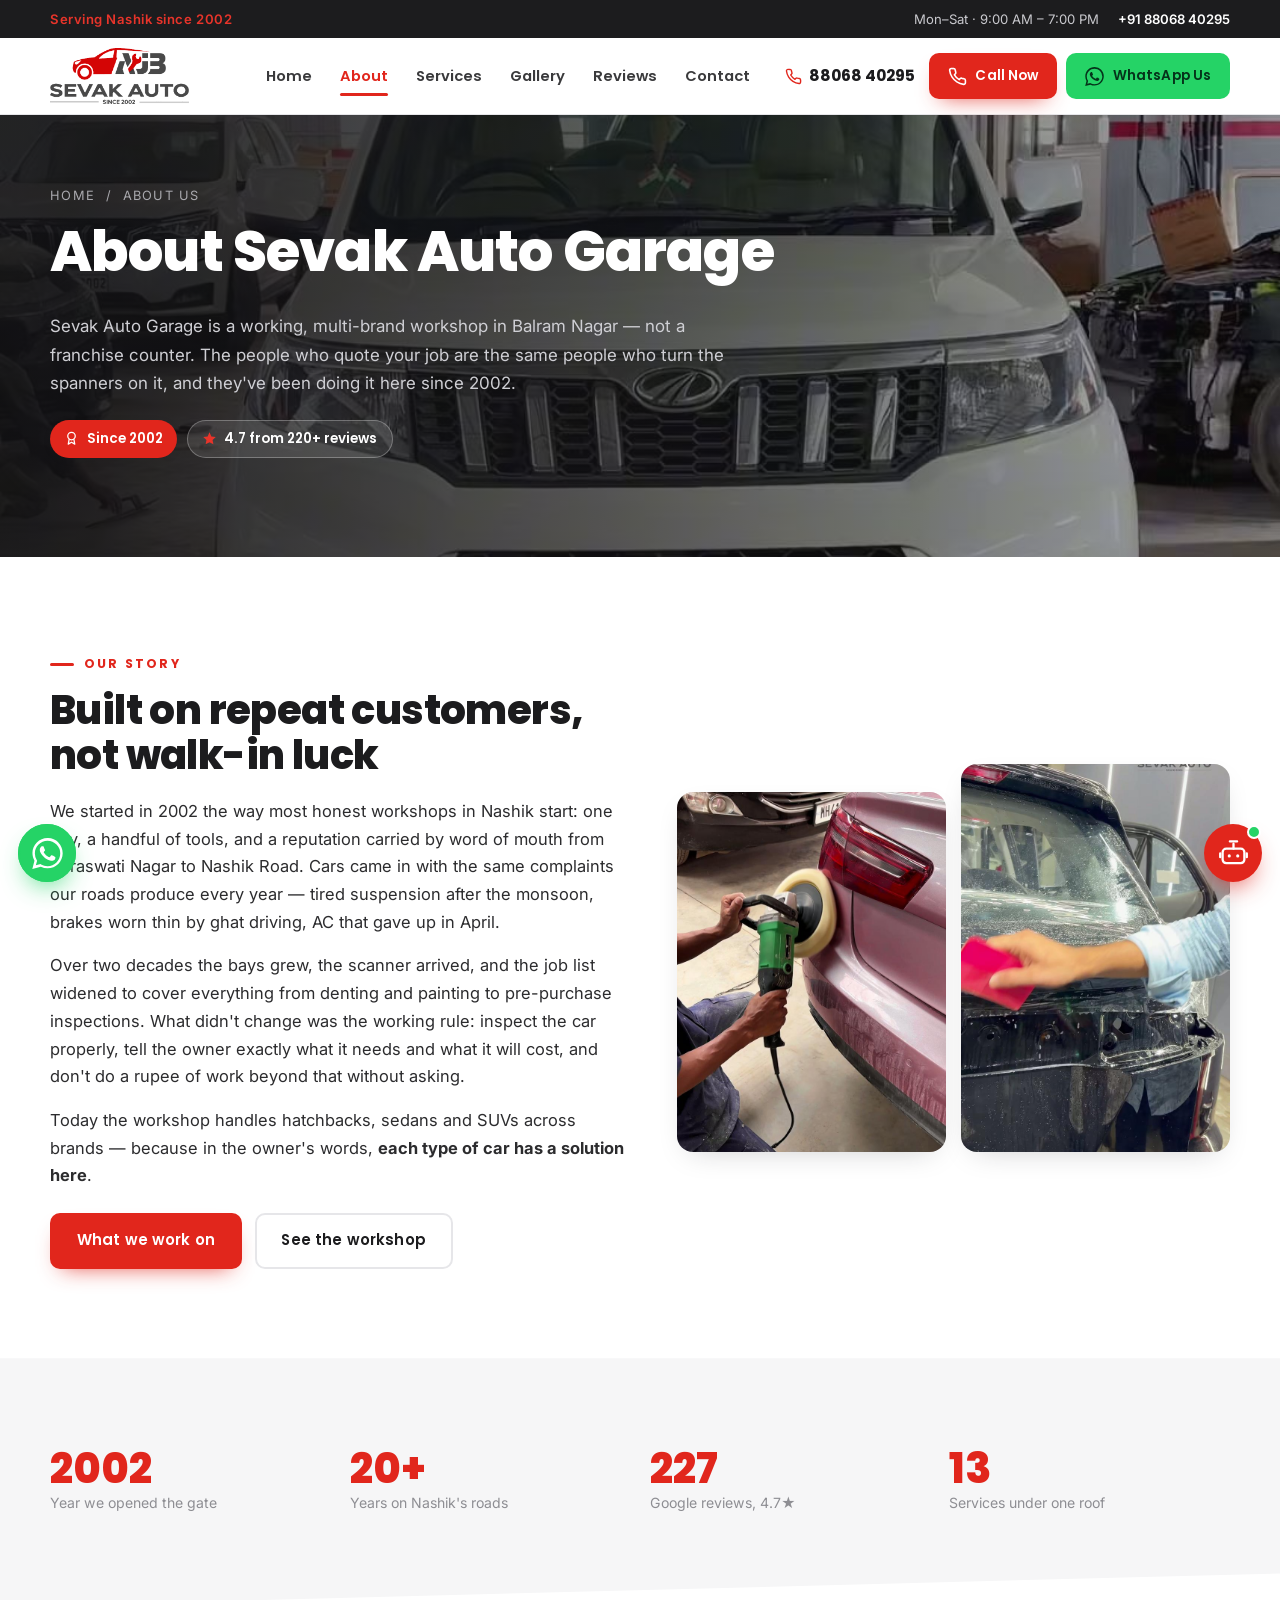
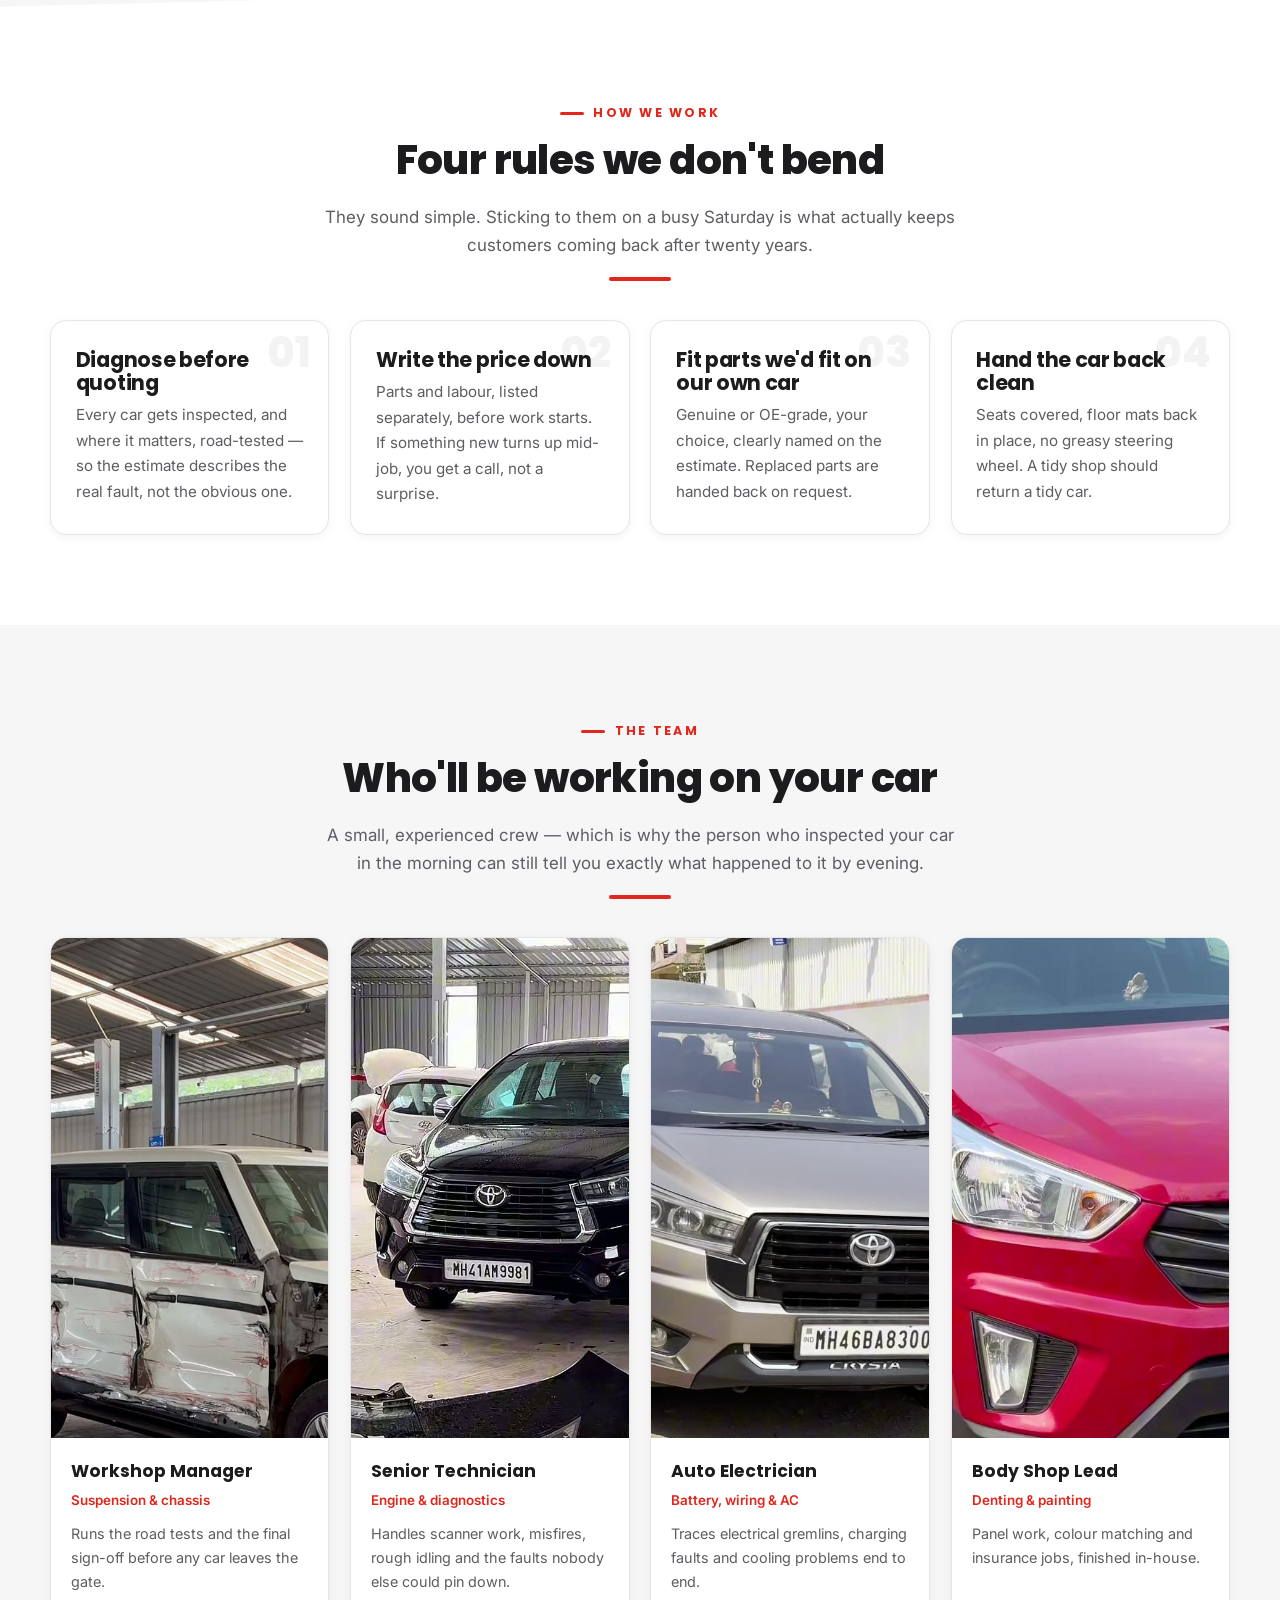
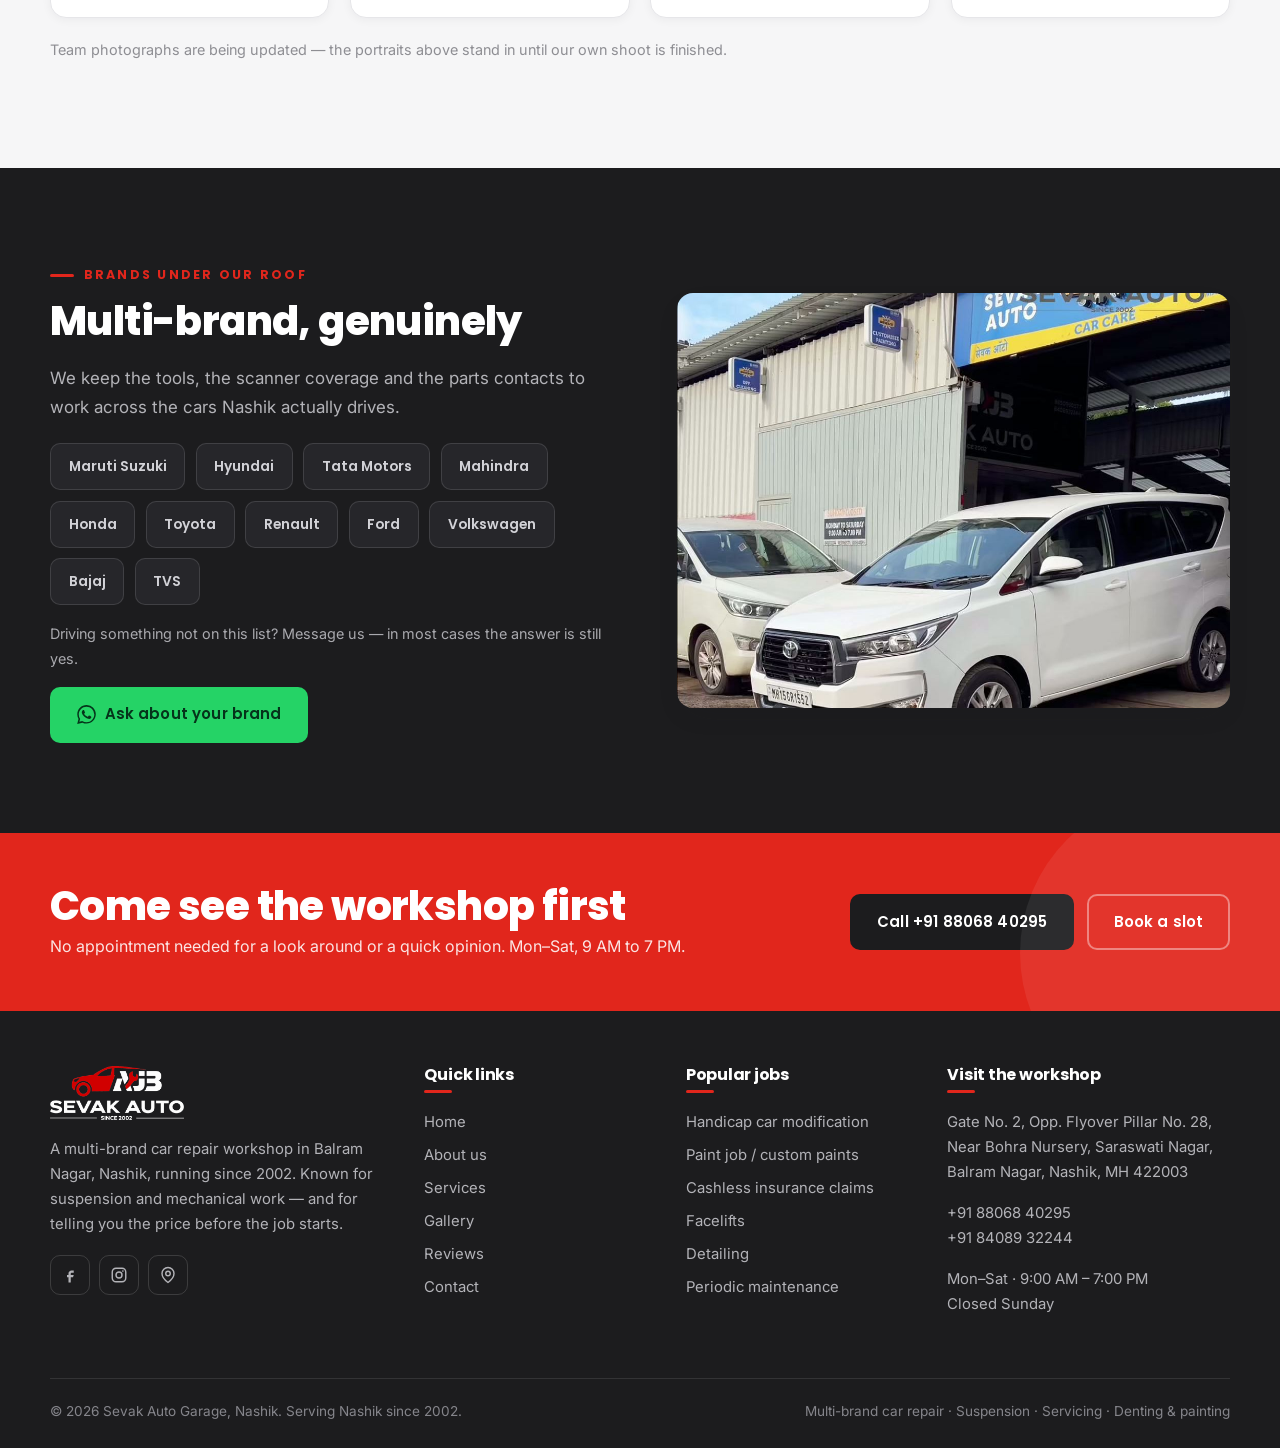
<file: about.html>
<!DOCTYPE html>
<html lang="en">
<head>
<meta charset="utf-8">
<meta name="viewport" content="width=device-width, initial-scale=1">
<title>About Sevak Auto | Car Garage &amp; Body Shop in Balram Nagar, Nashik Since 2002</title>
<meta name="description" content="Meet the team behind Sevak Auto Garage (AJB) in Balram Nagar, Nashik — a multi-brand workshop running since 2002, known for suspension work, experienced technicians and upfront itemised quotes.">
<link rel="canonical" href="https://www.sevakauto.in/about.html">
<meta property="og:url" content="https://www.sevakauto.in/about.html">
<script type="application/ld+json">
{"@context": "https://schema.org", "@type": "BreadcrumbList", "itemListElement": [{"@type": "ListItem", "position": 1, "name": "Home", "item": "https://www.sevakauto.in/"}, {"@type": "ListItem", "position": 2, "name": "About", "item": "https://www.sevakauto.in/about.html"}]}
</script>
<meta name="theme-color" content="#e1261c">
<meta property="og:type" content="website">
<meta property="og:title" content="About Sevak Auto Garage, Balram Nagar — Nashik">
<meta property="og:description" content="Meet the team behind Sevak Auto Garage (AJB) in Balram Nagar, Nashik — a multi-brand workshop running since 2002, known for suspension work, experienced technicians and upfront itemised quotes.">
<meta property="og:image" content="https://www.sevakauto.in/img/og-image.jpg">
<meta property="og:site_name" content="Sevak Auto">
<meta property="og:locale" content="en_IN">
<meta name="twitter:card" content="summary_large_image">
<link rel="icon" href="img/favicon.png">
<link rel="apple-touch-icon" href="img/logo-mark.png">
<link rel="preconnect" href="https://fonts.googleapis.com">
<link rel="preconnect" href="https://fonts.gstatic.com" crossorigin>
<style>
/* critical above-the-fold paint */
body{margin:0;background:#fff;color:#2c2c2e;font-family:Inter,"Segoe UI",Roboto,system-ui,sans-serif}
.utility{background:#1c1c1e;min-height:34px}.site-head{min-height:76px;background:#fff}
.page-hero{background:#1c1c1e;min-height:240px}
</style>
<link rel="stylesheet" href="css/style.css">
<link rel="preload" as="style" href="https://fonts.googleapis.com/css2?family=Poppins:wght@600;700;800&family=Inter:wght@400;500;600&display=swap" onload="this.rel='stylesheet'">
<noscript><link rel="stylesheet" href="https://fonts.googleapis.com/css2?family=Poppins:wght@600;700;800&family=Inter:wght@400;500;600&display=swap"><style>.reveal{opacity:1;transform:none}</style></noscript>
<link rel="prefetch" href="services.html" as="document">
<link rel="prefetch" href="contact.html" as="document">
<script src="js/main.js" defer></script>
</head>
<body>
<a class="skip" href="#main">Skip to content</a>

<div class="utility">
  <div class="wrap">
    <span class="u-since">Serving Nashik since 2002</span>
    <span class="u-right">
      <span>Mon–Sat · 9:00 AM – 7:00 PM</span>
      <a href="tel:+918806840295"><b>+91 88068 40295</b></a>
    </span>
  </div>
</div>

<header class="site-head">
  <div class="wrap head-inner">
    <a class="logo brand" href="index.html" aria-label="Sevak Auto Garage — home">
      <img class="logo__mark" src="img/logo.png" alt="Sevak Auto AJB — car repair garage in Nashik, since 2002" width="496" height="200" fetchpriority="high" decoding="async">
    </a>
    <nav class="nav" id="site-nav" aria-label="Main navigation">
      <a href="index.html">Home</a>
      <a href="about.html">About</a>
      <a href="services.html">Services</a>
      <a href="gallery.html">Gallery</a>
      <a href="testimonials.html">Reviews</a>
      <a href="contact.html">Contact</a>
    </nav>
    <div class="head-cta">
      <a class="head-phone" href="tel:+918806840295"><svg viewBox="0 0 24 24" fill="none" stroke="currentColor" stroke-width="2" stroke-linecap="round" stroke-linejoin="round" aria-hidden="true"><path d="M22 16.9v3a2 2 0 0 1-2.2 2 19.8 19.8 0 0 1-8.6-3.1 19.5 19.5 0 0 1-6-6A19.8 19.8 0 0 1 2.1 4.2 2 2 0 0 1 4.1 2h3a2 2 0 0 1 2 1.7c.1 1 .4 1.9.7 2.8a2 2 0 0 1-.5 2.1L8.1 9.9a16 16 0 0 0 6 6l1.3-1.3a2 2 0 0 1 2.1-.4c.9.3 1.8.6 2.8.7a2 2 0 0 1 1.7 2z"/></svg><span>88068 40295</span></a>
      <a class="btn btn--primary btn--sm" href="tel:+918806840295"><svg viewBox="0 0 24 24" fill="none" stroke="currentColor" stroke-width="2" stroke-linecap="round" stroke-linejoin="round" aria-hidden="true"><path d="M22 16.9v3a2 2 0 0 1-2.2 2 19.8 19.8 0 0 1-8.6-3.1 19.5 19.5 0 0 1-6-6A19.8 19.8 0 0 1 2.1 4.2 2 2 0 0 1 4.1 2h3a2 2 0 0 1 2 1.7c.1 1 .4 1.9.7 2.8a2 2 0 0 1-.5 2.1L8.1 9.9a16 16 0 0 0 6 6l1.3-1.3a2 2 0 0 1 2.1-.4c.9.3 1.8.6 2.8.7a2 2 0 0 1 1.7 2z"/></svg><span>Call Now</span></a>
      <a class="btn btn--wa btn--sm" href="https://wa.me/918806840295?text=Hi%2C%20I%20found%20you%20on%20your%20website%20and%20want%20to%20enquire%20about%20car%20service." target="_blank" rel="noopener"><svg viewBox="0 0 24 24" fill="currentColor" aria-hidden="true"><path d="M17.47 14.38c-.3-.15-1.75-.86-2.02-.96-.27-.1-.47-.15-.67.15-.2.3-.77.96-.94 1.16-.17.2-.35.22-.64.07-.3-.15-1.25-.46-2.38-1.47-.88-.79-1.47-1.76-1.65-2.05-.17-.3-.02-.46.13-.6.13-.13.3-.35.45-.52.15-.17.2-.3.3-.5.1-.2.05-.37-.02-.52-.08-.15-.67-1.61-.92-2.2-.24-.58-.49-.5-.67-.51h-.57c-.2 0-.52.07-.8.37-.27.3-1.04 1.02-1.04 2.48s1.07 2.88 1.22 3.08c.15.2 2.1 3.2 5.08 4.49.71.3 1.26.49 1.69.63.71.22 1.36.19 1.87.12.57-.09 1.75-.72 2-1.41.25-.69.25-1.28.17-1.41-.07-.13-.27-.2-.57-.35M12.05 21.8h-.02a9.8 9.8 0 0 1-4.99-1.37l-.36-.21-3.71.97.99-3.62-.23-.37a9.79 9.79 0 0 1-1.5-5.22c0-5.4 4.4-9.8 9.82-9.8 2.62 0 5.08 1.03 6.93 2.88a9.74 9.74 0 0 1 2.87 6.93c0 5.41-4.4 9.81-9.8 9.81M20.5 3.47A11.65 11.65 0 0 0 12.05 0C5.6 0 .35 5.25.35 11.7c0 2.06.54 4.07 1.56 5.85L.25 24l6.6-1.73a11.66 11.66 0 0 0 5.2 1.24h.01c6.45 0 11.7-5.25 11.7-11.7 0-3.13-1.22-6.07-3.43-8.28"/></svg><span>WhatsApp Us</span></a>
      <button class="burger" type="button" aria-label="Toggle menu" aria-controls="site-nav" aria-expanded="false"><span></span><span></span><span></span></button>
    </div>
  </div>
</header>

<main id="main">
  <section class="page-hero">
    <div class="page-hero__media">
      <img src="img/real/workshop-floor.jpg" alt="Inside the Sevak Auto workshop in Balram Nagar, Nashik, with a repaired Bolero Neo on the floor" width="1080" height="810" fetchpriority="high" decoding="async">
    </div>
    <div class="wrap">
      <p class="crumbs"><a href="index.html">Home</a> &nbsp;/&nbsp; About us</p>
      <h1>About Sevak Auto Garage</h1>
      <p class="lead">Sevak Auto Garage is a working, multi-brand workshop in Balram Nagar — not a franchise counter. The people who quote your job are the same people who turn the spanners on it, and they've been doing it here since 2002.</p>
      <div class="hero__badges" style="margin-top:1.4rem">
        <span class="pill pill--red"><svg viewBox="0 0 24 24" fill="none" stroke="currentColor" stroke-width="2" stroke-linecap="round" stroke-linejoin="round" aria-hidden="true"><circle cx="12" cy="8" r="6"/><path d="m8.2 13.4-1.4 7.6L12 18l5.2 3-1.4-7.6"/></svg>Since 2002</span>
        <span class="pill pill--outline"><svg viewBox="0 0 24 24" fill="currentColor" aria-hidden="true"><path d="M12 2l3 6.6 7 .9-5.1 4.8 1.3 7L12 18l-6.2 3.3 1.3-7L2 9.5l7-.9z"/></svg>4.7 from 220+ reviews</span>
      </div>
    </div>
  </section>

  <section class="section">
    <div class="wrap split">
      <div class="reveal">
        <span class="eyebrow">Our story</span>
        <h2>Built on repeat customers, not walk-in luck</h2>
        <p>We started in 2002 the way most honest workshops in Nashik start: one bay, a handful of tools, and a reputation carried by word of mouth from Saraswati Nagar to Nashik Road. Cars came in with the same complaints our roads produce every year — tired suspension after the monsoon, brakes worn thin by ghat driving, AC that gave up in April.</p>
        <p>Over two decades the bays grew, the scanner arrived, and the job list widened to cover everything from denting and painting to pre-purchase inspections. What didn't change was the working rule: inspect the car properly, tell the owner exactly what it needs and what it will cost, and don't do a rupee of work beyond that without asking.</p>
        <p>Today the workshop handles hatchbacks, sedans and SUVs across brands — because in the owner's words, <strong>each type of car has a solution here</strong>.</p>
        <div class="btn-row" style="margin-top:1.4rem">
          <a class="btn btn--primary" href="services.html">What we work on</a>
          <a class="btn btn--ghost" href="gallery.html">See the workshop</a>
        </div>
      </div>
      <div class="reveal">
        <div class="frame-duo">
          <div class="frame"><img src="img/real/polishing-tall.jpg" alt="Technician machine-polishing a car at Sevak Auto, Nashik" width="700" height="880" loading="lazy" decoding="async" style="aspect-ratio:3/4"></div>
          <div class="frame"><img src="img/real/ppf-install-tall.jpg" alt="Paint protection film being fitted to a Hyundai Creta at Sevak Auto" width="700" height="880" loading="lazy" decoding="async" style="aspect-ratio:3/4"></div>
        </div>
      </div>
    </div>
  </section>

  <section class="section section--tint section--slant-bottom">
    <div class="wrap">
      <div class="stat-row reveal">
        <div class="stat"><b>2002</b><span>Year we opened the gate</span></div>
        <div class="stat"><b>20+</b><span>Years on Nashik's roads</span></div>
        <div class="stat"><b>227</b><span>Google reviews, 4.7★</span></div>
        <div class="stat"><b>13</b><span>Services under one roof</span></div>
      </div>
    </div>
  </section>

  <section class="section">
    <div class="wrap">
      <div class="head-block head-block--center reveal">
        <span class="eyebrow">How we work</span>
        <h2>Four rules we don't bend</h2>
        <p class="lead">They sound simple. Sticking to them on a busy Saturday is what actually keeps customers coming back after twenty years.</p>
        <div class="rule"></div>
      </div>
      <div class="grid grid--4">
        <article class="card reveal"><span class="card__num" aria-hidden="true">01</span><h3>Diagnose before quoting</h3><p>Every car gets inspected, and where it matters, road-tested — so the estimate describes the real fault, not the obvious one.</p></article>
        <article class="card reveal"><span class="card__num" aria-hidden="true">02</span><h3>Write the price down</h3><p>Parts and labour, listed separately, before work starts. If something new turns up mid-job, you get a call, not a surprise.</p></article>
        <article class="card reveal"><span class="card__num" aria-hidden="true">03</span><h3>Fit parts we'd fit on our own car</h3><p>Genuine or OE-grade, your choice, clearly named on the estimate. Replaced parts are handed back on request.</p></article>
        <article class="card reveal"><span class="card__num" aria-hidden="true">04</span><h3>Hand the car back clean</h3><p>Seats covered, floor mats back in place, no greasy steering wheel. A tidy shop should return a tidy car.</p></article>
      </div>
    </div>
  </section>

  <section class="section section--tint">
    <div class="wrap">
      <div class="head-block head-block--center reveal">
        <span class="eyebrow">The team</span>
        <h2>Who'll be working on your car</h2>
        <p class="lead">A small, experienced crew — which is why the person who inspected your car in the morning can still tell you exactly what happened to it by evening.</p>
        <div class="rule"></div>
      </div>
      <div class="grid grid--4">
        <article class="team-card reveal">
          <img src="img/real/bolero-damage.jpg" alt="Accident-damaged Bolero Neo booked in for inspection at Sevak Auto" style="object-fit:cover" width="500" height="500" loading="lazy" decoding="async">
          <div class="team-card__body">
            <b>Workshop Manager</b><span class="role">Suspension &amp; chassis</span>
            <p>Runs the road tests and the final sign-off before any car leaves the gate.</p>
          </div>
        </article>
        <article class="team-card reveal">
          <img src="img/real/crysta-bumpers.jpg" alt="Innova Crysta opened up for a facelift job at Sevak Auto" style="object-fit:cover" width="500" height="500" loading="lazy" decoding="async">
          <div class="team-card__body">
            <b>Senior Technician</b><span class="role">Engine &amp; diagnostics</span>
            <p>Handles scanner work, misfires, rough idling and the faults nobody else could pin down.</p>
          </div>
        </article>
        <article class="team-card reveal">
          <img src="img/real/crysta-front.jpg" alt="Innova Crysta with new LED headlamps fitted at Sevak Auto" style="object-fit:cover" width="500" height="500" loading="lazy" decoding="async">
          <div class="team-card__body">
            <b>Auto Electrician</b><span class="role">Battery, wiring &amp; AC</span>
            <p>Traces electrical gremlins, charging faults and cooling problems end to end.</p>
          </div>
        </article>
        <article class="team-card reveal">
          <img src="img/real/red-creta.jpg" alt="Hyundai Creta repainted in Patagonia Red by the Sevak Auto body shop" style="object-fit:cover" width="500" height="500" loading="lazy" decoding="async">
          <div class="team-card__body">
            <b>Body Shop Lead</b><span class="role">Denting &amp; painting</span>
            <p>Panel work, colour matching and insurance jobs, finished in-house.</p>
          </div>
        </article>
      </div>
      <p class="muted reveal" style="margin-top:1.3rem;font-size:.9rem">Team photographs are being updated — the portraits above stand in until our own shoot is finished.</p>
    </div>
  </section>

  <section class="section section--dark">
    <div class="wrap split">
      <div class="reveal">
        <span class="eyebrow">Brands under our roof</span>
        <h2>Multi-brand, genuinely</h2>
        <p class="lead">We keep the tools, the scanner coverage and the parts contacts to work across the cars Nashik actually drives.</p>
        <div class="badges" style="margin-top:1.4rem">
          <span class="badge">Maruti Suzuki</span><span class="badge">Hyundai</span><span class="badge">Tata Motors</span>
          <span class="badge">Mahindra</span><span class="badge">Honda</span><span class="badge">Toyota</span>
          <span class="badge">Renault</span><span class="badge">Ford</span><span class="badge">Volkswagen</span>
          <span class="badge">Bajaj</span><span class="badge">TVS</span>
        </div>
        <p class="muted" style="margin-top:1.1rem;font-size:.9rem">Driving something not on this list? Message us — in most cases the answer is still yes.</p>
        <div class="btn-row" style="margin-top:1rem">
          <a class="btn btn--wa" href="https://wa.me/918806840295?text=Hi%2C%20do%20you%20service%20my%20car%20brand%3F%20My%20car%20is%3A" target="_blank" rel="noopener"><svg viewBox="0 0 24 24" fill="currentColor" aria-hidden="true"><path d="M17.47 14.38c-.3-.15-1.75-.86-2.02-.96-.27-.1-.47-.15-.67.15-.2.3-.77.96-.94 1.16-.17.2-.35.22-.64.07-.3-.15-1.25-.46-2.38-1.47-.88-.79-1.47-1.76-1.65-2.05-.17-.3-.02-.46.13-.6.13-.13.3-.35.45-.52.15-.17.2-.3.3-.5.1-.2.05-.37-.02-.52-.08-.15-.67-1.61-.92-2.2-.24-.58-.49-.5-.67-.51h-.57c-.2 0-.52.07-.8.37-.27.3-1.04 1.02-1.04 2.48s1.07 2.88 1.22 3.08c.15.2 2.1 3.2 5.08 4.49.71.3 1.26.49 1.69.63.71.22 1.36.19 1.87.12.57-.09 1.75-.72 2-1.41.25-.69.25-1.28.17-1.41-.07-.13-.27-.2-.57-.35M12.05 21.8h-.02a9.8 9.8 0 0 1-4.99-1.37l-.36-.21-3.71.97.99-3.62-.23-.37a9.79 9.79 0 0 1-1.5-5.22c0-5.4 4.4-9.8 9.82-9.8 2.62 0 5.08 1.03 6.93 2.88a9.74 9.74 0 0 1 2.87 6.93c0 5.41-4.4 9.81-9.8 9.81M20.5 3.47A11.65 11.65 0 0 0 12.05 0C5.6 0 .35 5.25.35 11.7c0 2.06.54 4.07 1.56 5.85L.25 24l6.6-1.73a11.66 11.66 0 0 0 5.2 1.24h.01c6.45 0 11.7-5.25 11.7-11.7 0-3.13-1.22-6.07-3.43-8.28"/></svg>Ask about your brand</a>
        </div>
      </div>
      <div class="reveal">
        <div class="frame">
          <img src="img/real/shopfront.jpg" alt="The Sevak Auto workshop entrance, Balram Nagar, Nashik" width="1080" height="810" loading="lazy" decoding="async">
        </div>
      </div>
    </div>
  </section>

  <section class="cta-band">
    <div class="wrap">
      <div>
        <h2>Come see the workshop first</h2>
        <p>No appointment needed for a look around or a quick opinion. Mon–Sat, 9 AM to 7 PM.</p>
      </div>
      <div class="btn-row">
        <a class="btn btn--dark" href="tel:+918806840295">Call +91 88068 40295</a>
        <a class="btn btn--ghost" href="contact.html">Book a slot</a>
      </div>
    </div>
  </section>

</main>

<footer class="site-foot">
  <div class="wrap">
    <div class="foot-grid">
      <div>
        <a class="logo" href="index.html" style="margin-bottom:1.1rem">
          <img class="logo__mark" src="img/logo-light.png" alt="Sevak Auto AJB — car repair garage in Nashik, since 2002" width="496" height="200" loading="lazy" decoding="async">
        </a>
        <p>A multi-brand car repair workshop in Balram Nagar, Nashik, running since 2002. Known for suspension and mechanical work — and for telling you the price before the job starts.</p>
        <div class="socials">
          <a href="#" aria-label="Facebook (coming soon)"><svg viewBox="0 0 24 24" fill="currentColor" aria-hidden="true"><path d="M14 9h3V6h-3c-2.2 0-4 1.8-4 4v2H8v3h2v7h3v-7h3l1-3h-4v-2c0-.6.4-1 1-1z"/></svg></a>
          <a href="https://www.instagram.com/_sevakauto/" target="_blank" rel="noopener" aria-label="Sevak Auto on Instagram"><svg viewBox="0 0 24 24" fill="none" stroke="currentColor" stroke-width="1.9"><rect x="3" y="3" width="18" height="18" rx="5"/><circle cx="12" cy="12" r="4"/><circle cx="17.2" cy="6.8" r="1.1" fill="currentColor" stroke="none"/></svg></a>
          <a href="https://maps.google.com/?cid=8612009802358916060" target="_blank" rel="noopener" aria-label="Sevak Auto on Google Maps — reviews and directions"><svg viewBox="0 0 24 24" fill="none" stroke="currentColor" stroke-width="1.9" stroke-linecap="round" stroke-linejoin="round"><path d="M20 10c0 6-8 12-8 12s-8-6-8-12a8 8 0 0 1 16 0z"/><circle cx="12" cy="10" r="3"/></svg></a>
        </div>
      </div>
      <div>
        <h4>Quick links</h4>
        <ul class="foot-links">
          <li><a href="index.html">Home</a></li>
          <li><a href="about.html">About us</a></li>
          <li><a href="services.html">Services</a></li>
          <li><a href="gallery.html">Gallery</a></li>
          <li><a href="testimonials.html">Reviews</a></li>
          <li><a href="contact.html">Contact</a></li>
        </ul>
      </div>
      <div>
        <h4>Popular jobs</h4>
        <ul class="foot-links">
          <li><a href="services.html#handicap">Handicap car modification</a></li>
          <li><a href="services.html#paint">Paint job / custom paints</a></li>
          <li><a href="services.html#insurance">Cashless insurance claims</a></li>
          <li><a href="services.html#facelift">Facelifts</a></li>
          <li><a href="services.html#detailing">Detailing</a></li>
          <li><a href="services.html#service">Periodic maintenance</a></li>
        </ul>
      </div>
      <div>
        <h4>Visit the workshop</h4>
        <p>Gate No. 2, Opp. Flyover Pillar No. 28,<br>Near Bohra Nursery, Saraswati Nagar,<br>Balram Nagar, Nashik, MH 422003</p>
        <p><a href="tel:+918806840295">+91 88068 40295</a><br><a href="tel:+918408932244">+91 84089 32244</a></p>
        <p>Mon–Sat · 9:00 AM – 7:00 PM<br>Closed Sunday</p>
      </div>
    </div>
    <div class="foot-bottom">
      <span>&copy; <span data-year>2026</span> Sevak Auto Garage, Nashik. Serving Nashik since 2002.</span>
      <span>Multi-brand car repair · Suspension · Servicing · Denting &amp; painting</span>
    </div>
  </div>
</footer>

<div id="widgets">
  <a class="fab-wa" href="https://wa.me/918806840295?text=Hi%2C%20I%20found%20you%20on%20your%20website%20and%20want%20to%20enquire%20about%20car%20service." target="_blank" rel="noopener" aria-label="Chat with Sevak Auto Garage on WhatsApp"><svg viewBox="0 0 24 24" fill="currentColor" aria-hidden="true"><path d="M17.47 14.38c-.3-.15-1.75-.86-2.02-.96-.27-.1-.47-.15-.67.15-.2.3-.77.96-.94 1.16-.17.2-.35.22-.64.07-.3-.15-1.25-.46-2.38-1.47-.88-.79-1.47-1.76-1.65-2.05-.17-.3-.02-.46.13-.6.13-.13.3-.35.45-.52.15-.17.2-.3.3-.5.1-.2.05-.37-.02-.52-.08-.15-.67-1.61-.92-2.2-.24-.58-.49-.5-.67-.51h-.57c-.2 0-.52.07-.8.37-.27.3-1.04 1.02-1.04 2.48s1.07 2.88 1.22 3.08c.15.2 2.1 3.2 5.08 4.49.71.3 1.26.49 1.69.63.71.22 1.36.19 1.87.12.57-.09 1.75-.72 2-1.41.25-.69.25-1.28.17-1.41-.07-.13-.27-.2-.57-.35M12.05 21.8h-.02a9.8 9.8 0 0 1-4.99-1.37l-.36-.21-3.71.97.99-3.62-.23-.37a9.79 9.79 0 0 1-1.5-5.22c0-5.4 4.4-9.8 9.82-9.8 2.62 0 5.08 1.03 6.93 2.88a9.74 9.74 0 0 1 2.87 6.93c0 5.41-4.4 9.81-9.8 9.81M20.5 3.47A11.65 11.65 0 0 0 12.05 0C5.6 0 .35 5.25.35 11.7c0 2.06.54 4.07 1.56 5.85L.25 24l6.6-1.73a11.66 11.66 0 0 0 5.2 1.24h.01c6.45 0 11.7-5.25 11.7-11.7 0-3.13-1.22-6.07-3.43-8.28"/></svg><span class="fab-wa__tip">Chat with us on WhatsApp</span></a>
</div>
</body>
</html>
</file>
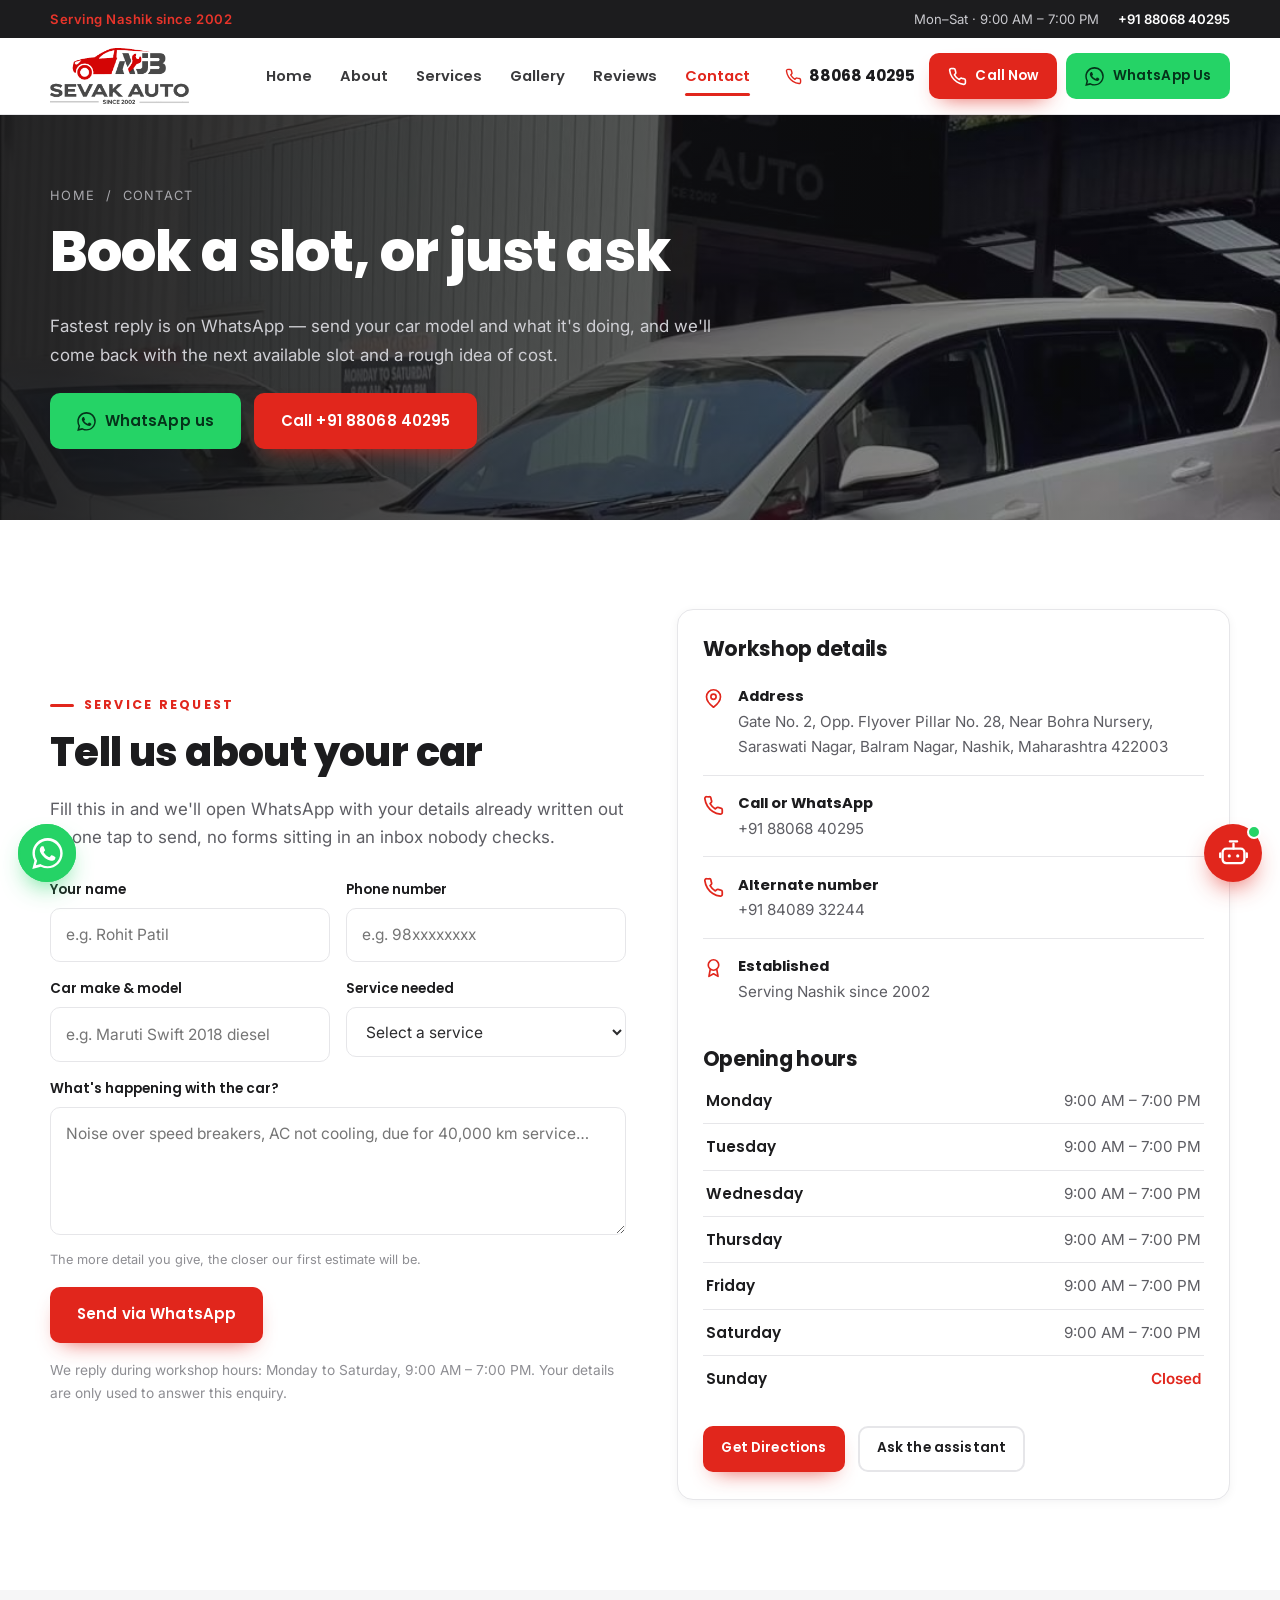
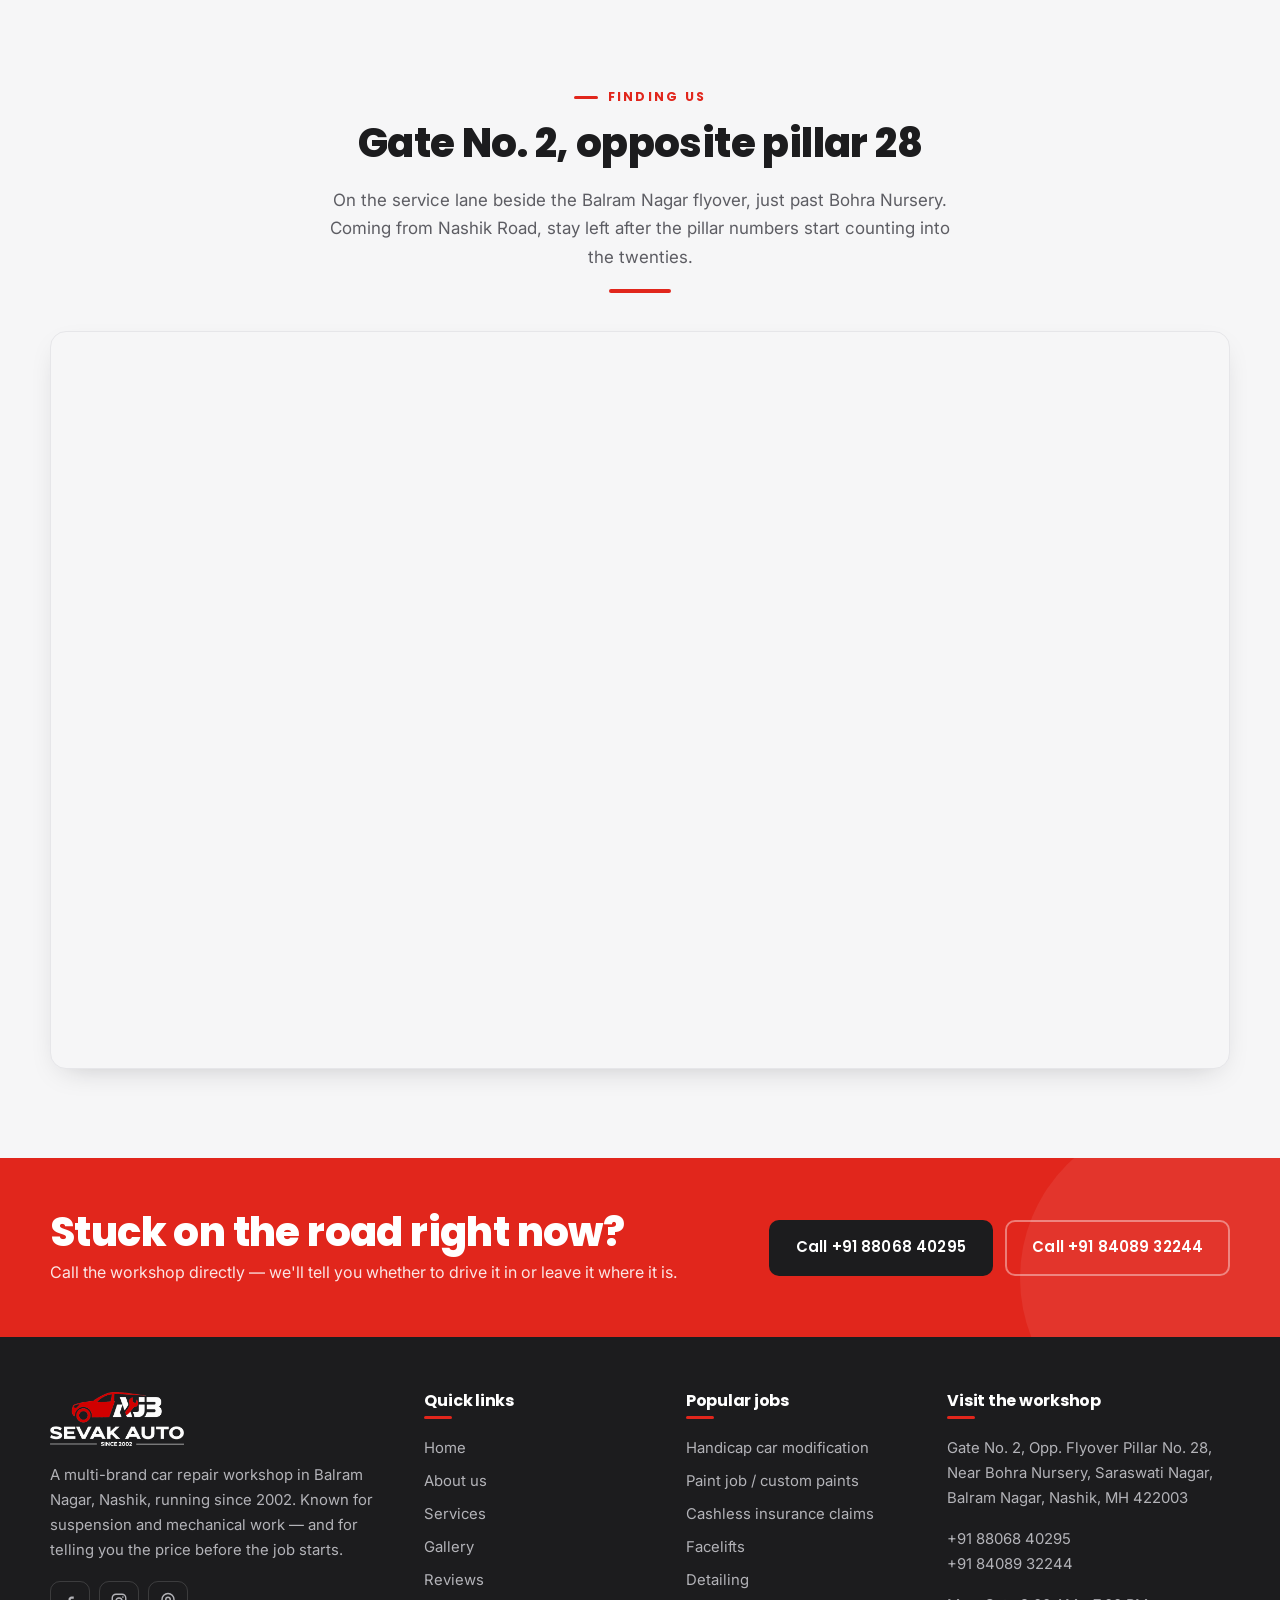
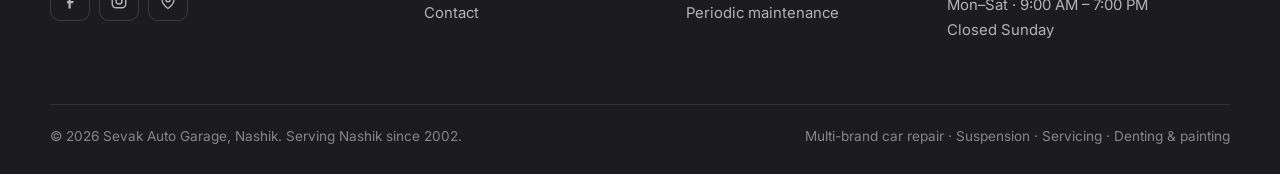
<file: contact.html>
<!DOCTYPE html>
<html lang="en">
<head>
<meta charset="utf-8">
<meta name="viewport" content="width=device-width, initial-scale=1">
<title>Contact Sevak Auto Nashik | Directions, Phone &amp; WhatsApp Booking</title>
<meta name="description" content="Book a car service at Sevak Auto Garage, Gate No. 2, opposite flyover pillar no. 28, Balram Nagar, Nashik. Call +91 88068 40295 or message us on WhatsApp. Open Mon–Sat, 9 AM–7 PM.">
<link rel="canonical" href="https://www.sevakauto.in/contact.html">
<meta property="og:url" content="https://www.sevakauto.in/contact.html">
<script type="application/ld+json">
{"@context": "https://schema.org", "@type": "BreadcrumbList", "itemListElement": [{"@type": "ListItem", "position": 1, "name": "Home", "item": "https://www.sevakauto.in/"}, {"@type": "ListItem", "position": 2, "name": "Contact", "item": "https://www.sevakauto.in/contact.html"}]}
</script>
<meta name="theme-color" content="#e1261c">
<meta property="og:type" content="website">
<meta property="og:title" content="Contact Sevak Auto Garage — Balram Nagar, Nashik">
<meta property="og:description" content="Book a car service at Sevak Auto Garage, Gate No. 2, opposite flyover pillar no. 28, Balram Nagar, Nashik. Call +91 88068 40295 or message us on WhatsApp. Open Mon–Sat, 9 AM–7 PM.">
<meta property="og:image" content="https://www.sevakauto.in/img/og-image.jpg">
<meta property="og:site_name" content="Sevak Auto">
<meta property="og:locale" content="en_IN">
<meta name="twitter:card" content="summary_large_image">
<link rel="icon" href="img/favicon.png">
<link rel="apple-touch-icon" href="img/logo-mark.png">
<link rel="preconnect" href="https://fonts.googleapis.com">
<link rel="preconnect" href="https://fonts.gstatic.com" crossorigin>
<style>
/* critical above-the-fold paint */
body{margin:0;background:#fff;color:#2c2c2e;font-family:Inter,"Segoe UI",Roboto,system-ui,sans-serif}
.utility{background:#1c1c1e;min-height:34px}.site-head{min-height:76px;background:#fff}
.page-hero{background:#1c1c1e;min-height:240px}
</style>
<link rel="stylesheet" href="css/style.css">
<link rel="preload" as="style" href="https://fonts.googleapis.com/css2?family=Poppins:wght@600;700;800&family=Inter:wght@400;500;600&display=swap" onload="this.rel='stylesheet'">
<noscript><link rel="stylesheet" href="https://fonts.googleapis.com/css2?family=Poppins:wght@600;700;800&family=Inter:wght@400;500;600&display=swap"><style>.reveal{opacity:1;transform:none}</style></noscript>
<link rel="prefetch" href="services.html" as="document">
<script src="js/main.js" defer></script>
</head>
<body>
<a class="skip" href="#main">Skip to content</a>

<div class="utility">
  <div class="wrap">
    <span class="u-since">Serving Nashik since 2002</span>
    <span class="u-right">
      <span>Mon–Sat · 9:00 AM – 7:00 PM</span>
      <a href="tel:+918806840295"><b>+91 88068 40295</b></a>
    </span>
  </div>
</div>

<header class="site-head">
  <div class="wrap head-inner">
    <a class="logo brand" href="index.html" aria-label="Sevak Auto Garage — home">
      <img class="logo__mark" src="img/logo.png" alt="Sevak Auto AJB — car repair garage in Nashik, since 2002" width="496" height="200" fetchpriority="high" decoding="async">
    </a>
    <nav class="nav" id="site-nav" aria-label="Main navigation">
      <a href="index.html">Home</a>
      <a href="about.html">About</a>
      <a href="services.html">Services</a>
      <a href="gallery.html">Gallery</a>
      <a href="testimonials.html">Reviews</a>
      <a href="contact.html">Contact</a>
    </nav>
    <div class="head-cta">
      <a class="head-phone" href="tel:+918806840295"><svg viewBox="0 0 24 24" fill="none" stroke="currentColor" stroke-width="2" stroke-linecap="round" stroke-linejoin="round" aria-hidden="true"><path d="M22 16.9v3a2 2 0 0 1-2.2 2 19.8 19.8 0 0 1-8.6-3.1 19.5 19.5 0 0 1-6-6A19.8 19.8 0 0 1 2.1 4.2 2 2 0 0 1 4.1 2h3a2 2 0 0 1 2 1.7c.1 1 .4 1.9.7 2.8a2 2 0 0 1-.5 2.1L8.1 9.9a16 16 0 0 0 6 6l1.3-1.3a2 2 0 0 1 2.1-.4c.9.3 1.8.6 2.8.7a2 2 0 0 1 1.7 2z"/></svg><span>88068 40295</span></a>
      <a class="btn btn--primary btn--sm" href="tel:+918806840295"><svg viewBox="0 0 24 24" fill="none" stroke="currentColor" stroke-width="2" stroke-linecap="round" stroke-linejoin="round" aria-hidden="true"><path d="M22 16.9v3a2 2 0 0 1-2.2 2 19.8 19.8 0 0 1-8.6-3.1 19.5 19.5 0 0 1-6-6A19.8 19.8 0 0 1 2.1 4.2 2 2 0 0 1 4.1 2h3a2 2 0 0 1 2 1.7c.1 1 .4 1.9.7 2.8a2 2 0 0 1-.5 2.1L8.1 9.9a16 16 0 0 0 6 6l1.3-1.3a2 2 0 0 1 2.1-.4c.9.3 1.8.6 2.8.7a2 2 0 0 1 1.7 2z"/></svg><span>Call Now</span></a>
      <a class="btn btn--wa btn--sm" href="https://wa.me/918806840295?text=Hi%2C%20I%20found%20you%20on%20your%20website%20and%20want%20to%20enquire%20about%20car%20service." target="_blank" rel="noopener"><svg viewBox="0 0 24 24" fill="currentColor" aria-hidden="true"><path d="M17.47 14.38c-.3-.15-1.75-.86-2.02-.96-.27-.1-.47-.15-.67.15-.2.3-.77.96-.94 1.16-.17.2-.35.22-.64.07-.3-.15-1.25-.46-2.38-1.47-.88-.79-1.47-1.76-1.65-2.05-.17-.3-.02-.46.13-.6.13-.13.3-.35.45-.52.15-.17.2-.3.3-.5.1-.2.05-.37-.02-.52-.08-.15-.67-1.61-.92-2.2-.24-.58-.49-.5-.67-.51h-.57c-.2 0-.52.07-.8.37-.27.3-1.04 1.02-1.04 2.48s1.07 2.88 1.22 3.08c.15.2 2.1 3.2 5.08 4.49.71.3 1.26.49 1.69.63.71.22 1.36.19 1.87.12.57-.09 1.75-.72 2-1.41.25-.69.25-1.28.17-1.41-.07-.13-.27-.2-.57-.35M12.05 21.8h-.02a9.8 9.8 0 0 1-4.99-1.37l-.36-.21-3.71.97.99-3.62-.23-.37a9.79 9.79 0 0 1-1.5-5.22c0-5.4 4.4-9.8 9.82-9.8 2.62 0 5.08 1.03 6.93 2.88a9.74 9.74 0 0 1 2.87 6.93c0 5.41-4.4 9.81-9.8 9.81M20.5 3.47A11.65 11.65 0 0 0 12.05 0C5.6 0 .35 5.25.35 11.7c0 2.06.54 4.07 1.56 5.85L.25 24l6.6-1.73a11.66 11.66 0 0 0 5.2 1.24h.01c6.45 0 11.7-5.25 11.7-11.7 0-3.13-1.22-6.07-3.43-8.28"/></svg><span>WhatsApp Us</span></a>
      <button class="burger" type="button" aria-label="Toggle menu" aria-controls="site-nav" aria-expanded="false"><span></span><span></span><span></span></button>
    </div>
  </div>
</header>

<main id="main">
  <section class="page-hero">
    <div class="page-hero__media">
      <img src="img/real/shopfront.jpg" alt="Sevak Auto workshop entrance at Balram Nagar, Nashik" width="1080" height="810" fetchpriority="high" decoding="async">
    </div>
    <div class="wrap">
      <p class="crumbs"><a href="index.html">Home</a> &nbsp;/&nbsp; Contact</p>
      <h1>Book a slot, or just ask</h1>
      <p class="lead">Fastest reply is on WhatsApp — send your car model and what it's doing, and we'll come back with the next available slot and a rough idea of cost.</p>
      <div class="btn-row" style="margin-top:1.5rem">
        <a class="btn btn--wa" href="https://wa.me/918806840295?text=Hi%2C%20I%20found%20you%20on%20your%20website%20and%20want%20to%20enquire%20about%20car%20service." target="_blank" rel="noopener"><svg viewBox="0 0 24 24" fill="currentColor" aria-hidden="true"><path d="M17.47 14.38c-.3-.15-1.75-.86-2.02-.96-.27-.1-.47-.15-.67.15-.2.3-.77.96-.94 1.16-.17.2-.35.22-.64.07-.3-.15-1.25-.46-2.38-1.47-.88-.79-1.47-1.76-1.65-2.05-.17-.3-.02-.46.13-.6.13-.13.3-.35.45-.52.15-.17.2-.3.3-.5.1-.2.05-.37-.02-.52-.08-.15-.67-1.61-.92-2.2-.24-.58-.49-.5-.67-.51h-.57c-.2 0-.52.07-.8.37-.27.3-1.04 1.02-1.04 2.48s1.07 2.88 1.22 3.08c.15.2 2.1 3.2 5.08 4.49.71.3 1.26.49 1.69.63.71.22 1.36.19 1.87.12.57-.09 1.75-.72 2-1.41.25-.69.25-1.28.17-1.41-.07-.13-.27-.2-.57-.35M12.05 21.8h-.02a9.8 9.8 0 0 1-4.99-1.37l-.36-.21-3.71.97.99-3.62-.23-.37a9.79 9.79 0 0 1-1.5-5.22c0-5.4 4.4-9.8 9.82-9.8 2.62 0 5.08 1.03 6.93 2.88a9.74 9.74 0 0 1 2.87 6.93c0 5.41-4.4 9.81-9.8 9.81M20.5 3.47A11.65 11.65 0 0 0 12.05 0C5.6 0 .35 5.25.35 11.7c0 2.06.54 4.07 1.56 5.85L.25 24l6.6-1.73a11.66 11.66 0 0 0 5.2 1.24h.01c6.45 0 11.7-5.25 11.7-11.7 0-3.13-1.22-6.07-3.43-8.28"/></svg>WhatsApp us</a>
        <a class="btn btn--primary" href="tel:+918806840295">Call +91 88068 40295</a>
      </div>
    </div>
  </section>

  <section class="section">
    <div class="wrap split">
      <div class="reveal">
        <span class="eyebrow">Service request</span>
        <h2>Tell us about your car</h2>
        <p class="lead">Fill this in and we'll open WhatsApp with your details already written out — one tap to send, no forms sitting in an inbox nobody checks.</p>

        <form class="form" id="booking-form" style="margin-top:1.7rem" novalidate>
          <div class="form__row">
            <div class="field">
              <label for="f-name">Your name</label>
              <input id="f-name" name="name" type="text" autocomplete="name" placeholder="e.g. Rohit Patil" required>
            </div>
            <div class="field">
              <label for="f-phone">Phone number</label>
              <input id="f-phone" name="phone" type="tel" inputmode="tel" autocomplete="tel" placeholder="e.g. 98xxxxxxxx" required>
            </div>
          </div>
          <div class="form__row">
            <div class="field">
              <label for="f-car">Car make &amp; model</label>
              <input id="f-car" name="car" type="text" placeholder="e.g. Maruti Swift 2018 diesel">
            </div>
            <div class="field">
              <label for="f-service">Service needed</label>
              <select id="f-service" name="service">
                <option value="">Select a service</option>
                <option>Handicap car modification</option>
                <option>Paint job / custom paints</option>
                <option>Cashless insurance claim</option>
                <option>Facelift</option>
                <option>Detailing</option>
                <option>Denting &amp; painting</option>
                <option>Periodic servicing &amp; maintenance</option>
                <option>Suspension repair &amp; replacement</option>
                <option>Engine diagnostics &amp; repair</option>
                <option>Brake system repair</option>
                <option>AC service &amp; repair</option>
                <option>Battery &amp; electrical repair</option>
                <option>Pre-purchase inspection</option>
                <option>Not sure — need advice</option>
              </select>
            </div>
          </div>
          <div class="field">
            <label for="f-msg">What's happening with the car?</label>
            <textarea id="f-msg" name="message" placeholder="Noise over speed breakers, AC not cooling, due for 40,000 km service…"></textarea>
            <small>The more detail you give, the closer our first estimate will be.</small>
          </div>
          <div class="btn-row">
            <button class="btn btn--primary" type="submit">Send via WhatsApp</button>
            <a class="btn btn--ghost" id="mail-fallback" href="mailto:sevakautogarage@gmail.com" hidden>Send by email instead</a>
          </div>
          <p class="form__note">We reply during workshop hours: Monday to Saturday, 9:00 AM – 7:00 PM. Your details are only used to answer this enquiry.</p>
        </form>
      </div>

      <div class="reveal">
        <div class="card">
          <h3>Workshop details</h3>
          <ul class="info-list">
            <li>
              <svg viewBox="0 0 24 24" fill="none" stroke="currentColor" stroke-width="1.9" stroke-linecap="round" stroke-linejoin="round" aria-hidden="true"><path d="M20 10c0 6-8 12-8 12s-8-6-8-12a8 8 0 0 1 16 0z"/><circle cx="12" cy="10" r="3"/></svg>
              <span><b>Address</b><span>Gate No. 2, Opp. Flyover Pillar No. 28, Near Bohra Nursery, Saraswati Nagar, Balram Nagar, Nashik, Maharashtra 422003</span></span>
            </li>
            <li>
              <svg viewBox="0 0 24 24" fill="none" stroke="currentColor" stroke-width="2" stroke-linecap="round" stroke-linejoin="round" aria-hidden="true"><path d="M22 16.9v3a2 2 0 0 1-2.2 2 19.8 19.8 0 0 1-8.6-3.1 19.5 19.5 0 0 1-6-6A19.8 19.8 0 0 1 2.1 4.2 2 2 0 0 1 4.1 2h3a2 2 0 0 1 2 1.7c.1 1 .4 1.9.7 2.8a2 2 0 0 1-.5 2.1L8.1 9.9a16 16 0 0 0 6 6l1.3-1.3a2 2 0 0 1 2.1-.4c.9.3 1.8.6 2.8.7a2 2 0 0 1 1.7 2z"/></svg>
              <span><b>Call or WhatsApp</b><a href="tel:+918806840295">+91 88068 40295</a></span>
            </li>
            <li>
              <svg viewBox="0 0 24 24" fill="none" stroke="currentColor" stroke-width="2" stroke-linecap="round" stroke-linejoin="round" aria-hidden="true"><path d="M22 16.9v3a2 2 0 0 1-2.2 2 19.8 19.8 0 0 1-8.6-3.1 19.5 19.5 0 0 1-6-6A19.8 19.8 0 0 1 2.1 4.2 2 2 0 0 1 4.1 2h3a2 2 0 0 1 2 1.7c.1 1 .4 1.9.7 2.8a2 2 0 0 1-.5 2.1L8.1 9.9a16 16 0 0 0 6 6l1.3-1.3a2 2 0 0 1 2.1-.4c.9.3 1.8.6 2.8.7a2 2 0 0 1 1.7 2z"/></svg>
              <span><b>Alternate number</b><a href="tel:+918408932244">+91 84089 32244</a></span>
            </li>
            <li>
              <svg viewBox="0 0 24 24" fill="none" stroke="currentColor" stroke-width="1.9" stroke-linecap="round" stroke-linejoin="round" aria-hidden="true"><circle cx="12" cy="8" r="6"/><path d="m8.2 13.4-1.4 7.6L12 18l5.2 3-1.4-7.6"/></svg>
              <span><b>Established</b><span>Serving Nashik since 2002</span></span>
            </li>
          </ul>

          <h3 style="margin-top:1.7rem">Opening hours</h3>
          <table class="hours">
            <tbody>
              <tr><th scope="row">Monday</th><td>9:00 AM – 7:00 PM</td></tr>
              <tr><th scope="row">Tuesday</th><td>9:00 AM – 7:00 PM</td></tr>
              <tr><th scope="row">Wednesday</th><td>9:00 AM – 7:00 PM</td></tr>
              <tr><th scope="row">Thursday</th><td>9:00 AM – 7:00 PM</td></tr>
              <tr><th scope="row">Friday</th><td>9:00 AM – 7:00 PM</td></tr>
              <tr><th scope="row">Saturday</th><td>9:00 AM – 7:00 PM</td></tr>
              <tr class="is-closed"><th scope="row">Sunday</th><td>Closed</td></tr>
            </tbody>
          </table>

          <div class="btn-row" style="margin-top:1.5rem">
            <a class="btn btn--primary btn--sm" href="https://www.google.com/maps/dir/?api=1&amp;destination=20.0215545,73.8335745" target="_blank" rel="noopener">Get Directions</a>
            <button class="btn btn--ghost btn--sm" type="button" data-open-chat>Ask the assistant</button>
          </div>
        </div>
      </div>
    </div>
  </section>

  <section class="section section--tint">
    <div class="wrap">
      <div class="head-block head-block--center reveal">
        <span class="eyebrow">Finding us</span>
        <h2>Gate No. 2, opposite pillar 28</h2>
        <p class="lead">On the service lane beside the Balram Nagar flyover, just past Bohra Nursery. Coming from Nashik Road, stay left after the pillar numbers start counting into the twenties.</p>
        <div class="rule"></div>
      </div>
      <div class="map-frame reveal">
        <iframe src="https://maps.google.com/maps?q=Sevak+Auto,+Balram+Nagar,+Nashik&amp;ll=20.0215545,73.8335745&amp;z=16&amp;hl=en&amp;output=embed" title="Map showing Sevak Auto Garage, Balram Nagar, Nashik" loading="lazy" referrerpolicy="no-referrer-when-downgrade"></iframe>
      </div>
    </div>
  </section>

  <section class="cta-band">
    <div class="wrap">
      <div>
        <h2>Stuck on the road right now?</h2>
        <p>Call the workshop directly — we'll tell you whether to drive it in or leave it where it is.</p>
      </div>
      <div class="btn-row">
        <a class="btn btn--dark" href="tel:+918806840295">Call +91 88068 40295</a>
        <a class="btn btn--ghost" href="tel:+918408932244">Call +91 84089 32244</a>
      </div>
    </div>
  </section>

</main>

<footer class="site-foot">
  <div class="wrap">
    <div class="foot-grid">
      <div>
        <a class="logo" href="index.html" style="margin-bottom:1.1rem">
          <img class="logo__mark" src="img/logo-light.png" alt="Sevak Auto AJB — car repair garage in Nashik, since 2002" width="496" height="200" loading="lazy" decoding="async">
        </a>
        <p>A multi-brand car repair workshop in Balram Nagar, Nashik, running since 2002. Known for suspension and mechanical work — and for telling you the price before the job starts.</p>
        <div class="socials">
          <a href="#" aria-label="Facebook (coming soon)"><svg viewBox="0 0 24 24" fill="currentColor" aria-hidden="true"><path d="M14 9h3V6h-3c-2.2 0-4 1.8-4 4v2H8v3h2v7h3v-7h3l1-3h-4v-2c0-.6.4-1 1-1z"/></svg></a>
          <a href="https://www.instagram.com/_sevakauto/" target="_blank" rel="noopener" aria-label="Sevak Auto on Instagram"><svg viewBox="0 0 24 24" fill="none" stroke="currentColor" stroke-width="1.9"><rect x="3" y="3" width="18" height="18" rx="5"/><circle cx="12" cy="12" r="4"/><circle cx="17.2" cy="6.8" r="1.1" fill="currentColor" stroke="none"/></svg></a>
          <a href="https://maps.google.com/?cid=8612009802358916060" target="_blank" rel="noopener" aria-label="Sevak Auto on Google Maps — reviews and directions"><svg viewBox="0 0 24 24" fill="none" stroke="currentColor" stroke-width="1.9" stroke-linecap="round" stroke-linejoin="round"><path d="M20 10c0 6-8 12-8 12s-8-6-8-12a8 8 0 0 1 16 0z"/><circle cx="12" cy="10" r="3"/></svg></a>
        </div>
      </div>
      <div>
        <h4>Quick links</h4>
        <ul class="foot-links">
          <li><a href="index.html">Home</a></li>
          <li><a href="about.html">About us</a></li>
          <li><a href="services.html">Services</a></li>
          <li><a href="gallery.html">Gallery</a></li>
          <li><a href="testimonials.html">Reviews</a></li>
          <li><a href="contact.html">Contact</a></li>
        </ul>
      </div>
      <div>
        <h4>Popular jobs</h4>
        <ul class="foot-links">
          <li><a href="services.html#handicap">Handicap car modification</a></li>
          <li><a href="services.html#paint">Paint job / custom paints</a></li>
          <li><a href="services.html#insurance">Cashless insurance claims</a></li>
          <li><a href="services.html#facelift">Facelifts</a></li>
          <li><a href="services.html#detailing">Detailing</a></li>
          <li><a href="services.html#service">Periodic maintenance</a></li>
        </ul>
      </div>
      <div>
        <h4>Visit the workshop</h4>
        <p>Gate No. 2, Opp. Flyover Pillar No. 28,<br>Near Bohra Nursery, Saraswati Nagar,<br>Balram Nagar, Nashik, MH 422003</p>
        <p><a href="tel:+918806840295">+91 88068 40295</a><br><a href="tel:+918408932244">+91 84089 32244</a></p>
        <p>Mon–Sat · 9:00 AM – 7:00 PM<br>Closed Sunday</p>
      </div>
    </div>
    <div class="foot-bottom">
      <span>&copy; <span data-year>2026</span> Sevak Auto Garage, Nashik. Serving Nashik since 2002.</span>
      <span>Multi-brand car repair · Suspension · Servicing · Denting &amp; painting</span>
    </div>
  </div>
</footer>

<div id="widgets">
  <a class="fab-wa" href="https://wa.me/918806840295?text=Hi%2C%20I%20found%20you%20on%20your%20website%20and%20want%20to%20enquire%20about%20car%20service." target="_blank" rel="noopener" aria-label="Chat with Sevak Auto Garage on WhatsApp"><svg viewBox="0 0 24 24" fill="currentColor" aria-hidden="true"><path d="M17.47 14.38c-.3-.15-1.75-.86-2.02-.96-.27-.1-.47-.15-.67.15-.2.3-.77.96-.94 1.16-.17.2-.35.22-.64.07-.3-.15-1.25-.46-2.38-1.47-.88-.79-1.47-1.76-1.65-2.05-.17-.3-.02-.46.13-.6.13-.13.3-.35.45-.52.15-.17.2-.3.3-.5.1-.2.05-.37-.02-.52-.08-.15-.67-1.61-.92-2.2-.24-.58-.49-.5-.67-.51h-.57c-.2 0-.52.07-.8.37-.27.3-1.04 1.02-1.04 2.48s1.07 2.88 1.22 3.08c.15.2 2.1 3.2 5.08 4.49.71.3 1.26.49 1.69.63.71.22 1.36.19 1.87.12.57-.09 1.75-.72 2-1.41.25-.69.25-1.28.17-1.41-.07-.13-.27-.2-.57-.35M12.05 21.8h-.02a9.8 9.8 0 0 1-4.99-1.37l-.36-.21-3.71.97.99-3.62-.23-.37a9.79 9.79 0 0 1-1.5-5.22c0-5.4 4.4-9.8 9.82-9.8 2.62 0 5.08 1.03 6.93 2.88a9.74 9.74 0 0 1 2.87 6.93c0 5.41-4.4 9.81-9.8 9.81M20.5 3.47A11.65 11.65 0 0 0 12.05 0C5.6 0 .35 5.25.35 11.7c0 2.06.54 4.07 1.56 5.85L.25 24l6.6-1.73a11.66 11.66 0 0 0 5.2 1.24h.01c6.45 0 11.7-5.25 11.7-11.7 0-3.13-1.22-6.07-3.43-8.28"/></svg><span class="fab-wa__tip">Chat with us on WhatsApp</span></a>
</div>
</body>
</html>
</file>
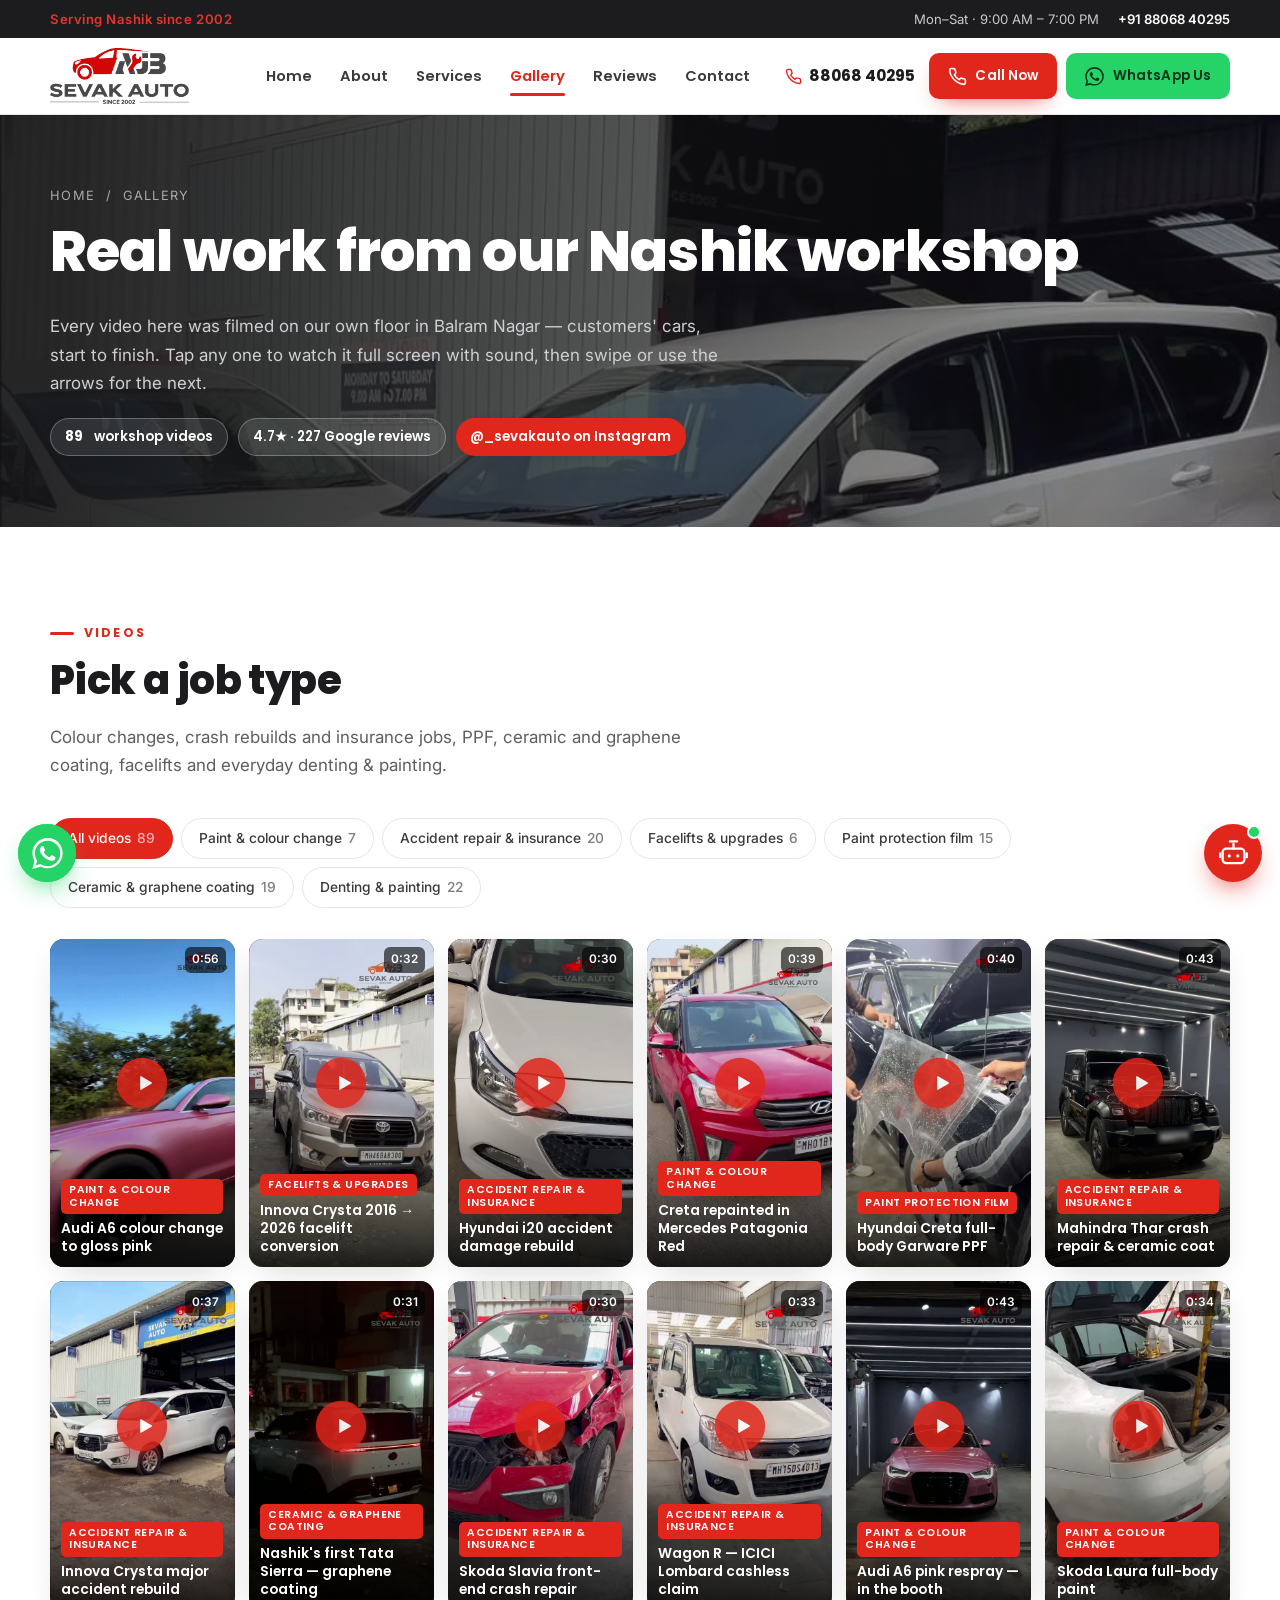
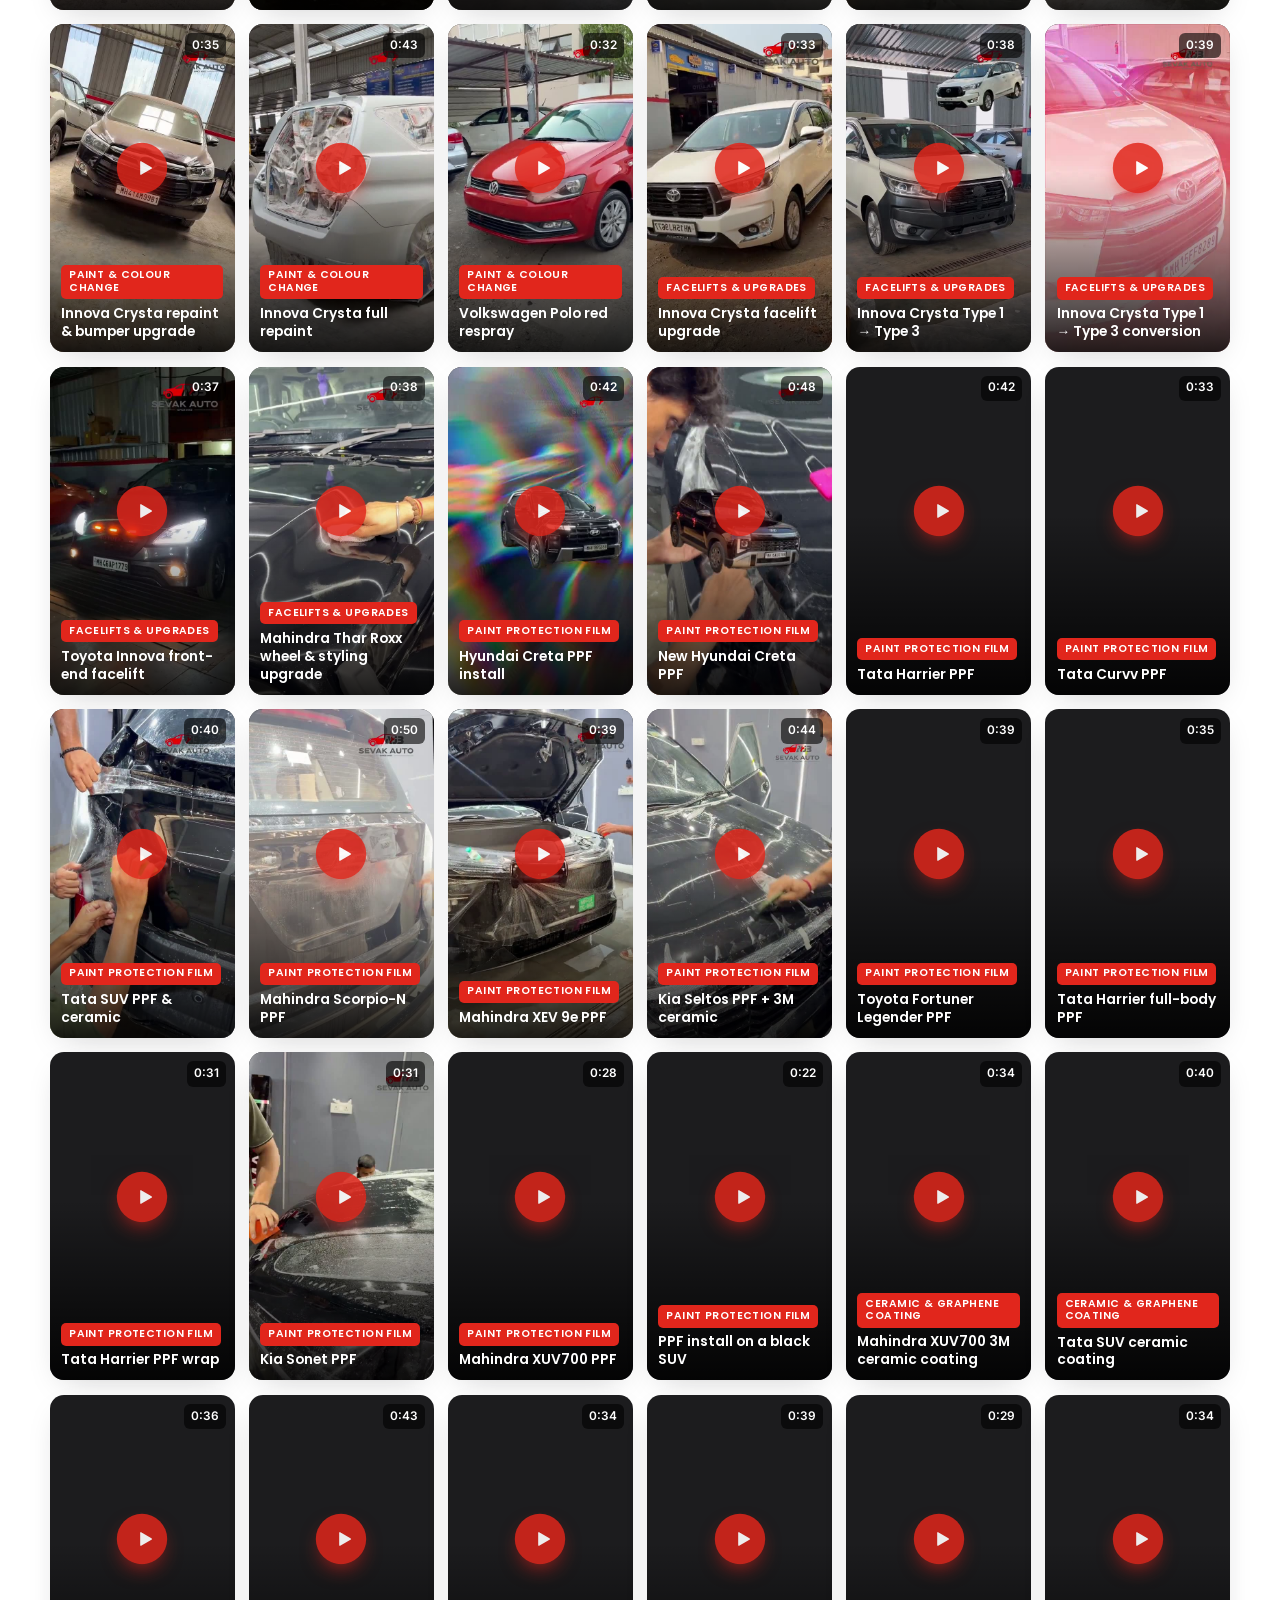
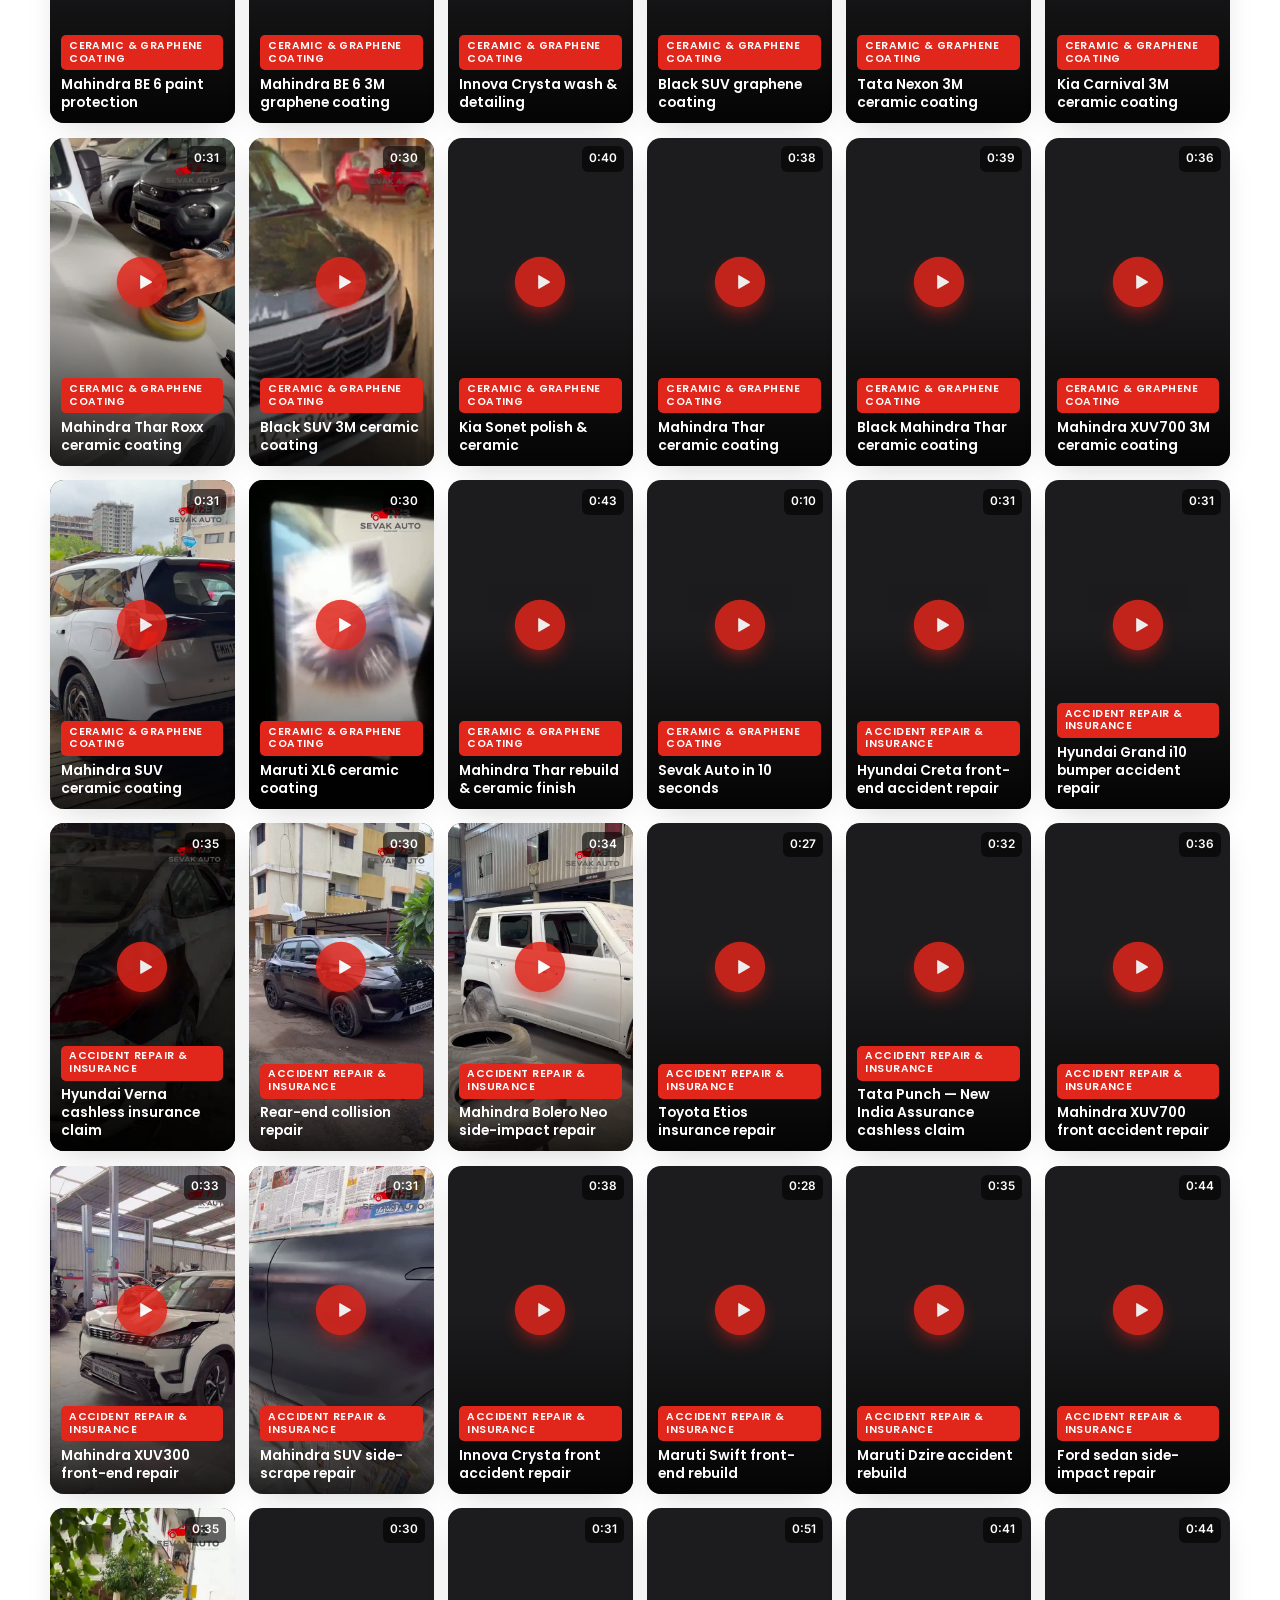
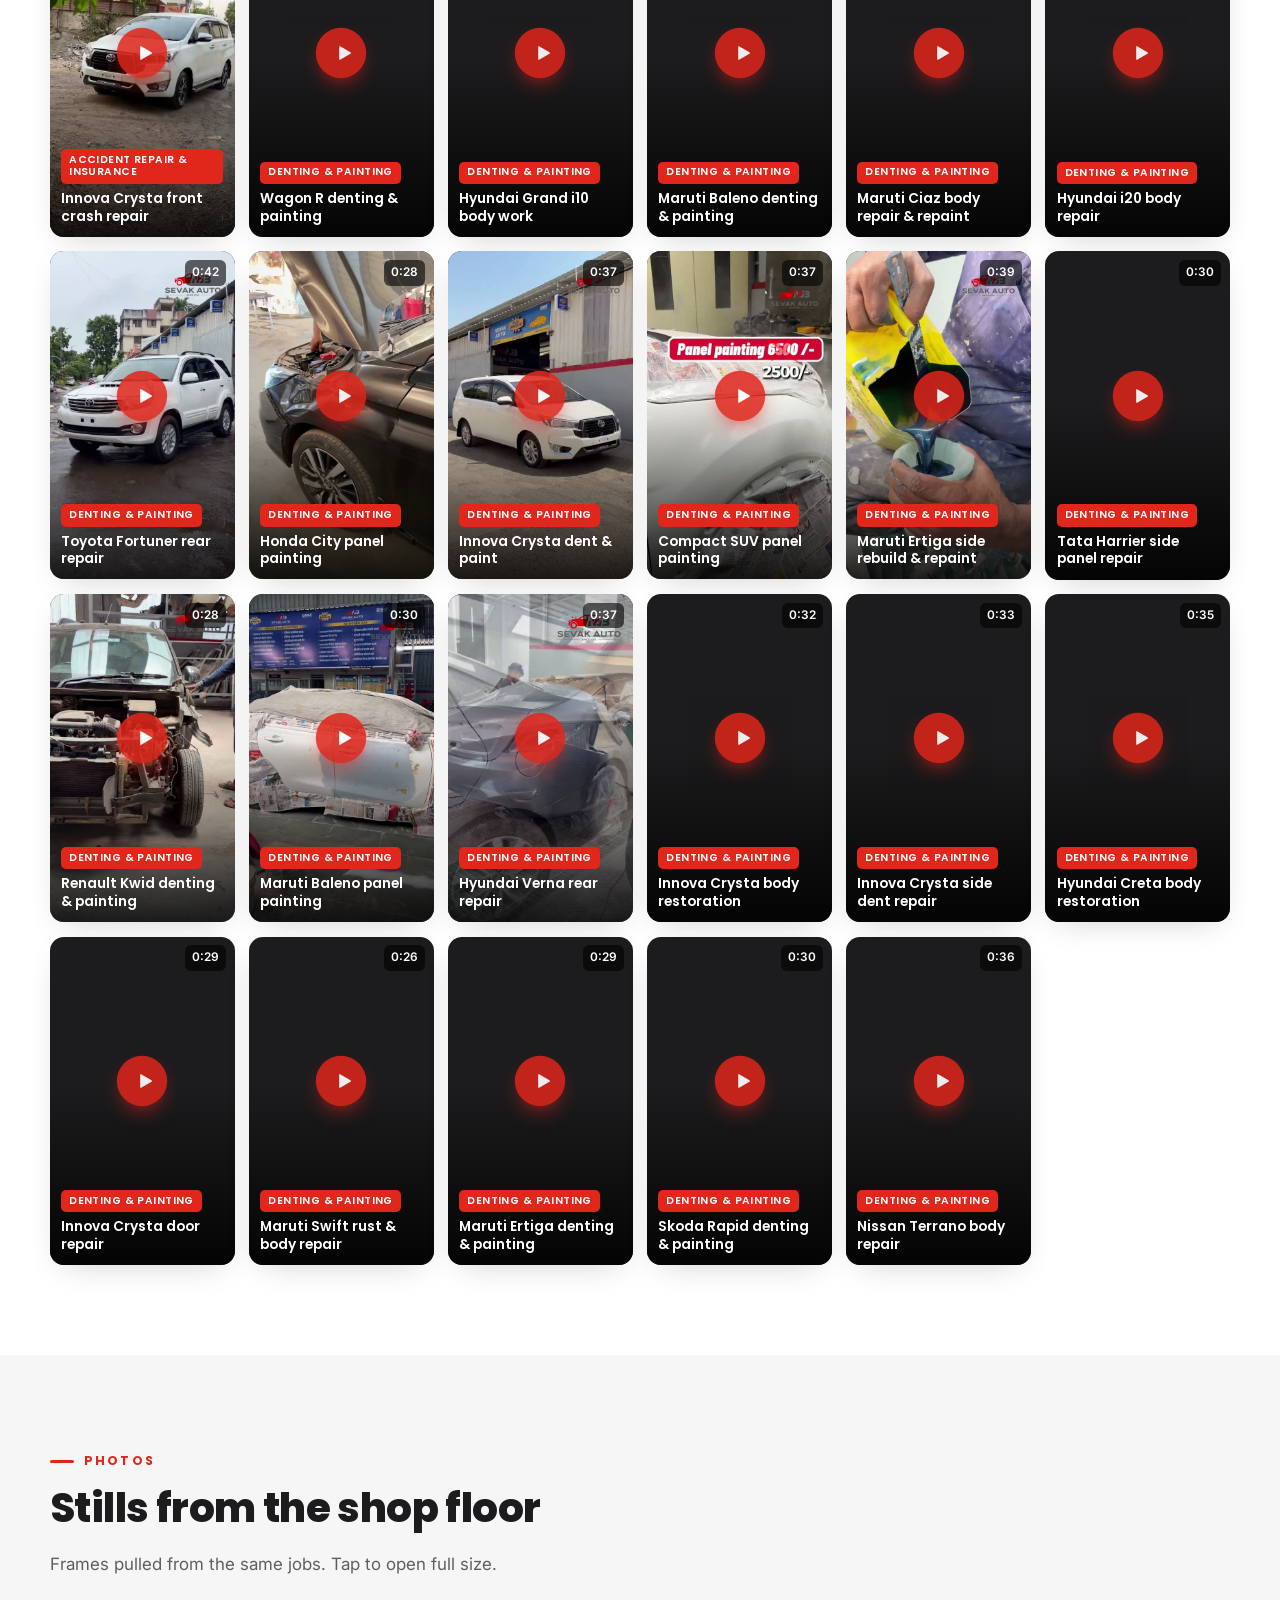
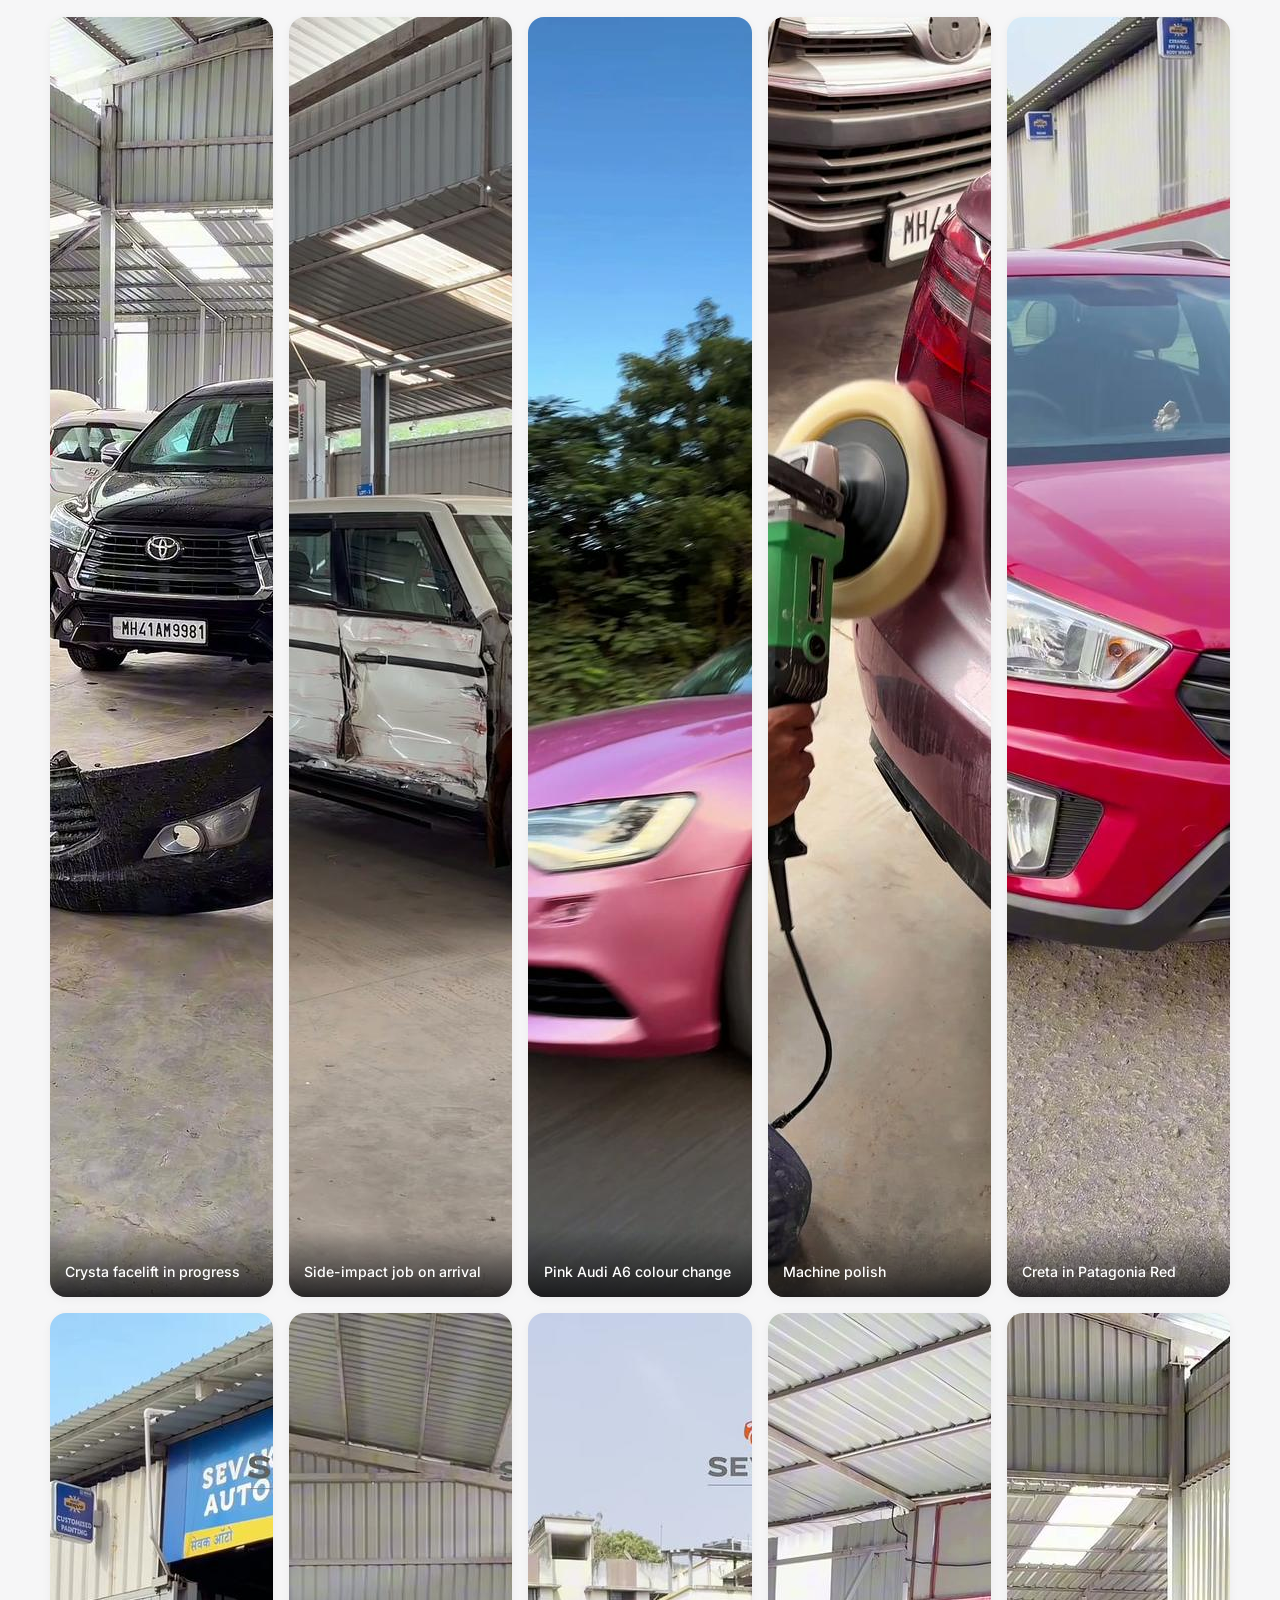
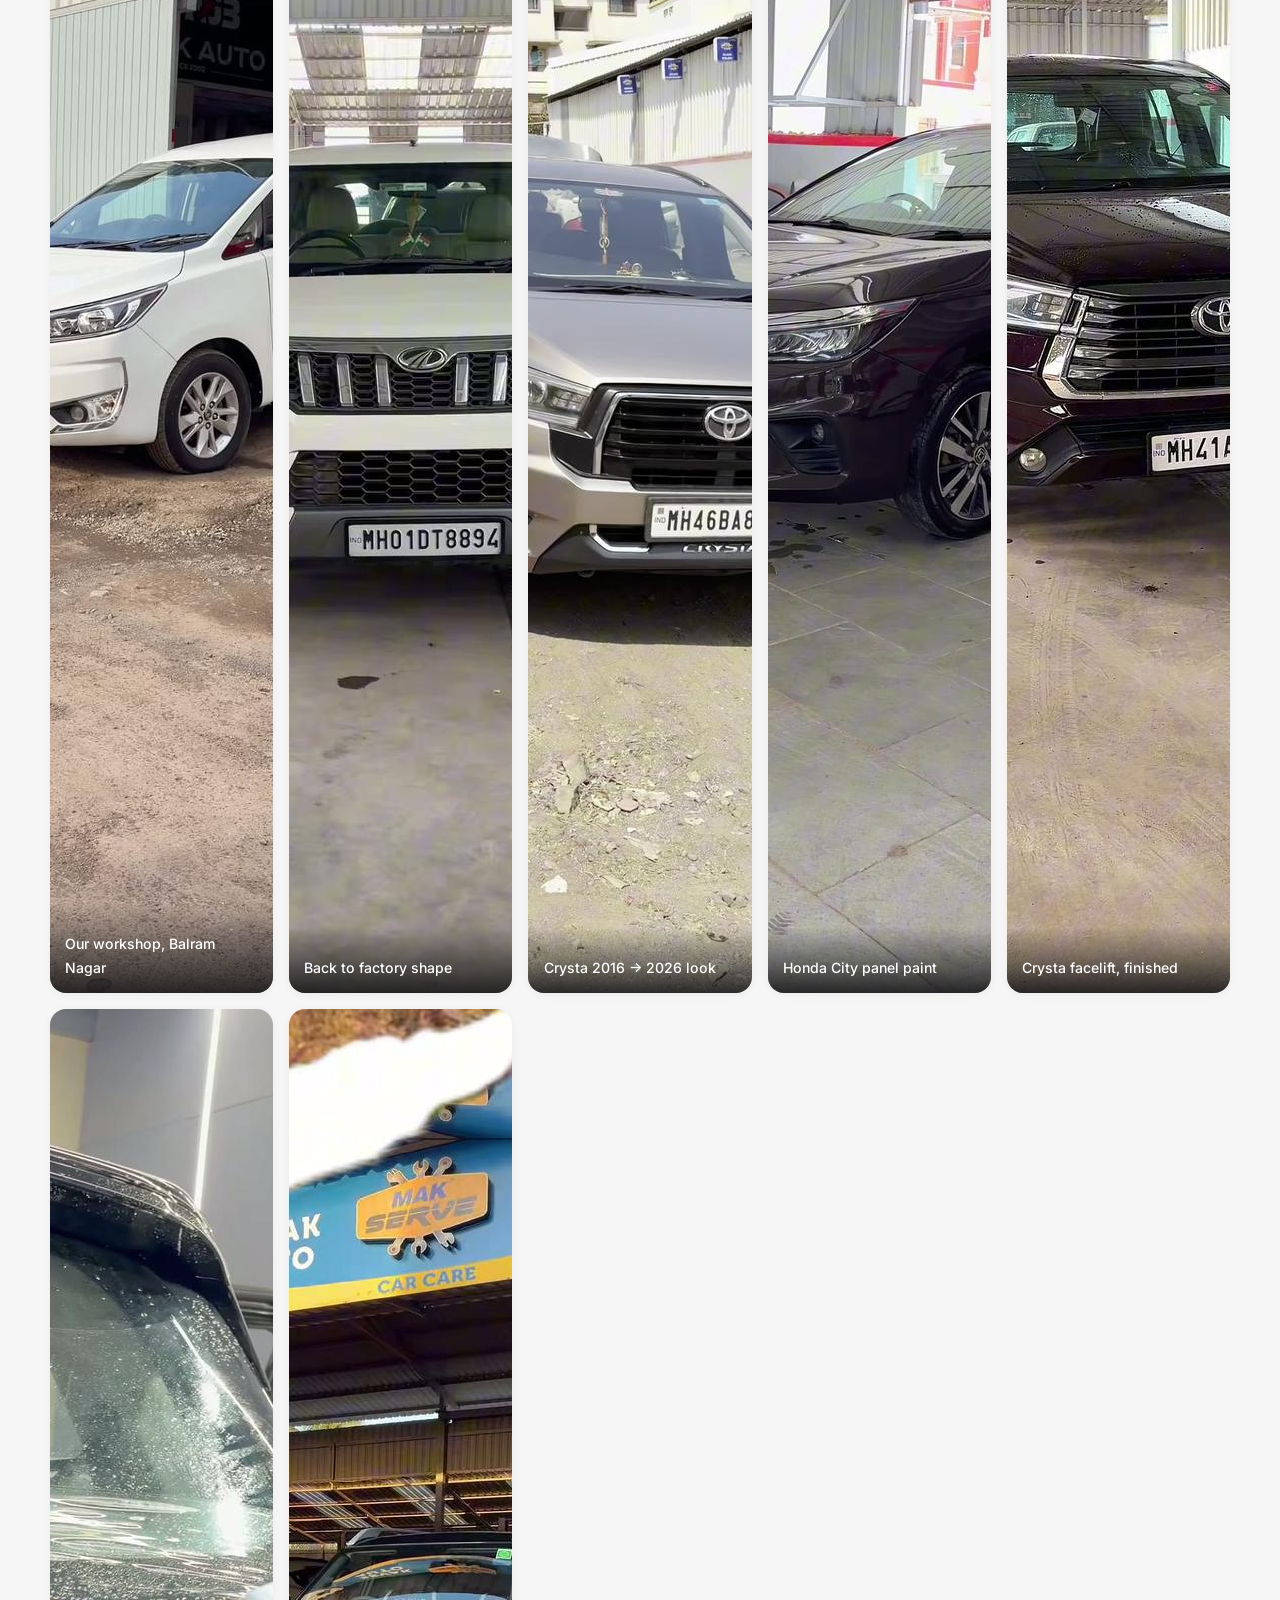
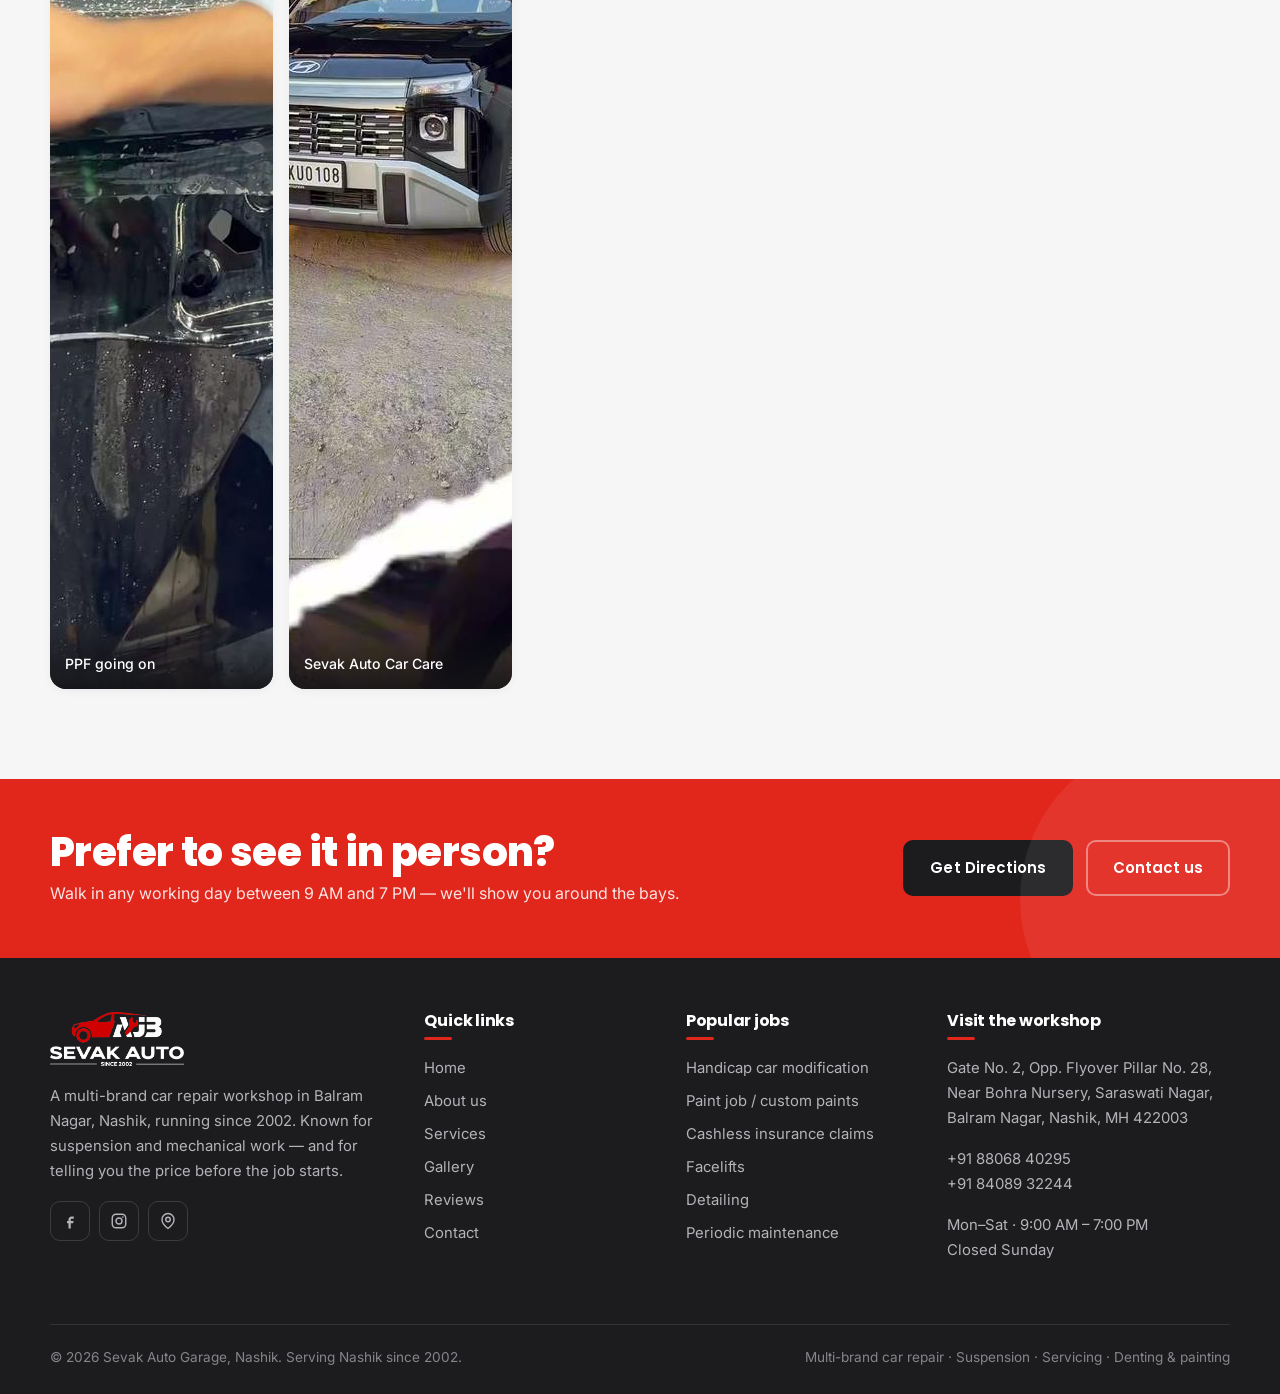
<file: gallery.html>
<!DOCTYPE html>
<html lang="en">
<head>
<meta charset="utf-8">
<meta name="viewport" content="width=device-width, initial-scale=1">
<title>Car Denting, Painting, PPF &amp; Coating Videos | Sevak Auto Nashik Gallery</title>
<meta name="description" content="Watch 89 real jobs from Sevak Auto's Nashik workshop — Audi colour change, Innova Crysta facelift conversions, accident rebuilds with cashless insurance, full-body PPF and ceramic coating.">
<link rel="canonical" href="https://www.sevakauto.in/gallery.html">
<meta name="robots" content="index, follow, max-image-preview:large, max-video-preview:-1">
<meta name="theme-color" content="#e1261c">
<meta property="og:type" content="website">
<meta property="og:site_name" content="Sevak Auto">
<meta property="og:url" content="https://www.sevakauto.in/gallery.html">
<meta property="og:title" content="Real work from the Sevak Auto workshop, Nashik — videos">
<meta property="og:description" content="Colour changes, facelifts, crash rebuilds, PPF and ceramic coating — filmed on our own floor in Balram Nagar, Nashik.">
<meta property="og:image" content="https://www.sevakauto.in/img/og-image.jpg">
<meta property="og:locale" content="en_IN">
<meta name="twitter:card" content="summary_large_image">
<link rel="icon" href="img/favicon.png">
<link rel="apple-touch-icon" href="img/logo-mark.png">
<link rel="preconnect" href="https://fonts.googleapis.com">
<link rel="preconnect" href="https://fonts.gstatic.com" crossorigin>
<script type="application/ld+json">
{"@context":"https://schema.org","@type":"BreadcrumbList","itemListElement":[{"@type":"ListItem","position":1,"name":"Home","item":"https://www.sevakauto.in/"},{"@type":"ListItem","position":2,"name":"Gallery","item":"https://www.sevakauto.in/gallery.html"}]}
</script>
<!-- REELS-LD:START -->
<script type="application/ld+json">
{
 "@context": "https://schema.org",
 "@type": "ItemList",
 "name": "Sevak Auto workshop videos — Nashik",
 "numberOfItems": 89,
 "itemListElement": [
  {
   "position": 1,
   "item": {
    "@type": "VideoObject",
    "name": "Audi A6 colour change to gloss pink",
    "description": "Full colour change on an Audi A6 — machine polish, prep and a deep gloss pink finish, then out on the road. Filmed at Sevak Auto, Balram Nagar, Nashik.",
    "thumbnailUrl": "https://www.sevakauto.in/media/poster/sevak-6308.jpg",
    "contentUrl": "https://www.sevakauto.in/media/video/sevak-6308.mp4",
    "uploadDate": "2025-10-17T10:00:00+05:30",
    "duration": "PT56S",
    "publisher": {
     "@id": "https://www.sevakauto.in/#business"
    }
   },
   "@type": "ListItem"
  },
  {
   "position": 2,
   "item": {
    "@type": "VideoObject",
    "name": "Innova Crysta 2016 → 2026 facelift conversion",
    "description": "A 2016 Innova Crysta converted to the latest facelift look — grille, bumper, lamps and trim fitted to sit factory-right. Filmed at Sevak Auto, Balram Nagar, Nashik.",
    "thumbnailUrl": "https://www.sevakauto.in/media/poster/sevak-0194.jpg",
    "contentUrl": "https://www.sevakauto.in/media/video/sevak-0194.mp4",
    "uploadDate": "2026-03-13T10:00:00+05:30",
    "duration": "PT32S",
    "publisher": {
     "@id": "https://www.sevakauto.in/#business"
    }
   },
   "@type": "ListItem"
  },
  {
   "position": 3,
   "item": {
    "@type": "VideoObject",
    "name": "Hyundai i20 accident damage rebuild",
    "description": "A heavily crashed i20 front end rebuilt panel by panel and handed back looking new, processed through insurance. Filmed at Sevak Auto, Balram Nagar, Nashik.",
    "thumbnailUrl": "https://www.sevakauto.in/media/poster/sevak-5301.jpg",
    "contentUrl": "https://www.sevakauto.in/media/video/sevak-5301.mp4",
    "uploadDate": "2026-01-15T10:00:00+05:30",
    "duration": "PT30S",
    "publisher": {
     "@id": "https://www.sevakauto.in/#business"
    }
   },
   "@type": "ListItem"
  },
  {
   "position": 4,
   "item": {
    "@type": "VideoObject",
    "name": "Creta repainted in Mercedes Patagonia Red",
    "description": "Hyundai Creta resprayed in Mercedes-Benz Patagonia Red metallic — a proper OEM-shade colour change. Filmed at Sevak Auto, Balram Nagar, Nashik.",
    "thumbnailUrl": "https://www.sevakauto.in/media/poster/sevak-6109.jpg",
    "contentUrl": "https://www.sevakauto.in/media/video/sevak-6109.mp4",
    "uploadDate": "2026-01-25T10:00:00+05:30",
    "duration": "PT39S",
    "publisher": {
     "@id": "https://www.sevakauto.in/#business"
    }
   },
   "@type": "ListItem"
  },
  {
   "position": 5,
   "item": {
    "@type": "VideoObject",
    "name": "Hyundai Creta full-body Garware PPF",
    "description": "Full-body Garware paint protection film on a black Creta — every panel wrapped, edges tucked, zero bubbles. Filmed at Sevak Auto, Balram Nagar, Nashik.",
    "thumbnailUrl": "https://www.sevakauto.in/media/poster/sevak-2794.jpg",
    "contentUrl": "https://www.sevakauto.in/media/video/sevak-2794.mp4",
    "uploadDate": "2026-04-25T10:00:00+05:30",
    "duration": "PT40S",
    "publisher": {
     "@id": "https://www.sevakauto.in/#business"
    }
   },
   "@type": "ListItem"
  },
  {
   "position": 6,
   "item": {
    "@type": "VideoObject",
    "name": "Mahindra Thar crash repair & ceramic coat",
    "description": "A Thar with a smashed front end rebuilt, painted and finished with a ceramic coating. Filmed at Sevak Auto, Balram Nagar, Nashik.",
    "thumbnailUrl": "https://www.sevakauto.in/media/poster/sevak-5575.jpg",
    "contentUrl": "https://www.sevakauto.in/media/video/sevak-5575.mp4",
    "uploadDate": "2026-01-18T10:00:00+05:30",
    "duration": "PT43S",
    "publisher": {
     "@id": "https://www.sevakauto.in/#business"
    }
   },
   "@type": "ListItem"
  },
  {
   "position": 7,
   "item": {
    "@type": "VideoObject",
    "name": "Innova Crysta major accident rebuild",
    "description": "An Innova Crysta with a crushed front section rebuilt in our body shop and back on the road. Filmed at Sevak Auto, Balram Nagar, Nashik.",
    "thumbnailUrl": "https://www.sevakauto.in/media/poster/sevak-0730.jpg",
    "contentUrl": "https://www.sevakauto.in/media/video/sevak-0730.mp4",
    "uploadDate": "2026-09-10T10:00:00+05:30",
    "duration": "PT37S",
    "publisher": {
     "@id": "https://www.sevakauto.in/#business"
    }
   },
   "@type": "ListItem"
  },
  {
   "position": 8,
   "item": {
    "@type": "VideoObject",
    "name": "Nashik's first Tata Sierra — graphene coating",
    "description": "Nashik's first new Tata Sierra, done with graphene coating and window films at Sevak Auto. Filmed at Sevak Auto, Balram Nagar, Nashik.",
    "thumbnailUrl": "https://www.sevakauto.in/media/poster/sevak-6528.jpg",
    "contentUrl": "https://www.sevakauto.in/media/video/sevak-6528.mp4",
    "uploadDate": "2026-01-29T10:00:00+05:30",
    "duration": "PT31S",
    "publisher": {
     "@id": "https://www.sevakauto.in/#business"
    }
   },
   "@type": "ListItem"
  },
  {
   "position": 9,
   "item": {
    "@type": "VideoObject",
    "name": "Skoda Slavia front-end crash repair",
    "description": "Front bumper, grille and headlamp area of a red Skoda Slavia repaired and colour-matched. Filmed at Sevak Auto, Balram Nagar, Nashik.",
    "thumbnailUrl": "https://www.sevakauto.in/media/poster/sevak-7713.jpg",
    "contentUrl": "https://www.sevakauto.in/media/video/sevak-7713.mp4",
    "uploadDate": "2026-07-11T10:00:00+05:30",
    "duration": "PT30S",
    "publisher": {
     "@id": "https://www.sevakauto.in/#business"
    }
   },
   "@type": "ListItem"
  },
  {
   "position": 10,
   "item": {
    "@type": "VideoObject",
    "name": "Wagon R — ICICI Lombard cashless claim",
    "description": "Accident repair on a Wagon R settled cashless with ICICI Lombard — we handled the surveyor and paperwork. Filmed at Sevak Auto, Balram Nagar, Nashik.",
    "thumbnailUrl": "https://www.sevakauto.in/media/poster/sevak-0541.jpg",
    "contentUrl": "https://www.sevakauto.in/media/video/sevak-0541.mp4",
    "uploadDate": "2026-03-19T10:00:00+05:30",
    "duration": "PT33S",
    "publisher": {
     "@id": "https://www.sevakauto.in/#business"
    }
   },
   "@type": "ListItem"
  },
  {
   "position": 11,
   "item": {
    "@type": "VideoObject",
    "name": "Audi A6 pink respray — in the booth",
    "description": "Behind the scenes of the pink Audi A6: spray-gun work in the paint booth before the reveal. Filmed at Sevak Auto, Balram Nagar, Nashik.",
    "thumbnailUrl": "https://www.sevakauto.in/media/poster/sevak-3893.jpg",
    "contentUrl": "https://www.sevakauto.in/media/video/sevak-3893.mp4",
    "uploadDate": "2025-12-24T10:00:00+05:30",
    "duration": "PT43S",
    "publisher": {
     "@id": "https://www.sevakauto.in/#business"
    }
   },
   "@type": "ListItem"
  },
  {
   "position": 12,
   "item": {
    "@type": "VideoObject",
    "name": "Skoda Laura full-body paint",
    "description": "Skoda Laura stripped, prepped and given a full-body repaint. Filmed at Sevak Auto, Balram Nagar, Nashik.",
    "thumbnailUrl": "https://www.sevakauto.in/media/poster/sevak-2569.jpg",
    "contentUrl": "https://www.sevakauto.in/media/video/sevak-2569.mp4",
    "uploadDate": "2025-12-07T10:00:00+05:30",
    "duration": "PT34S",
    "publisher": {
     "@id": "https://www.sevakauto.in/#business"
    }
   },
   "@type": "ListItem"
  },
  {
   "position": 13,
   "item": {
    "@type": "VideoObject",
    "name": "Innova Crysta repaint & bumper upgrade",
    "description": "Innova Crysta taken through the paint booth with new bumpers fitted. Filmed at Sevak Auto, Balram Nagar, Nashik.",
    "thumbnailUrl": "https://www.sevakauto.in/media/poster/sevak-0636.jpg",
    "contentUrl": "https://www.sevakauto.in/media/video/sevak-0636.mp4",
    "uploadDate": "2025-11-15T10:00:00+05:30",
    "duration": "PT35S",
    "publisher": {
     "@id": "https://www.sevakauto.in/#business"
    }
   },
   "@type": "ListItem"
  },
  {
   "position": 14,
   "item": {
    "@type": "VideoObject",
    "name": "Innova Crysta full repaint",
    "description": "Innova Crysta masked up and resprayed in the booth, then finished with a ceramic coat. Filmed at Sevak Auto, Balram Nagar, Nashik.",
    "thumbnailUrl": "https://www.sevakauto.in/media/poster/sevak-4108.jpg",
    "contentUrl": "https://www.sevakauto.in/media/video/sevak-4108.mp4",
    "uploadDate": "2026-05-15T10:00:00+05:30",
    "duration": "PT43S",
    "publisher": {
     "@id": "https://www.sevakauto.in/#business"
    }
   },
   "@type": "ListItem"
  },
  {
   "position": 15,
   "item": {
    "@type": "VideoObject",
    "name": "Volkswagen Polo red respray",
    "description": "A tired red VW Polo brought back to a deep gloss. Filmed at Sevak Auto, Balram Nagar, Nashik.",
    "thumbnailUrl": "https://www.sevakauto.in/media/poster/sevak-5252.jpg",
    "contentUrl": "https://www.sevakauto.in/media/video/sevak-5252.mp4",
    "uploadDate": "2026-05-31T10:00:00+05:30",
    "duration": "PT32S",
    "publisher": {
     "@id": "https://www.sevakauto.in/#business"
    }
   },
   "@type": "ListItem"
  },
  {
   "position": 16,
   "item": {
    "@type": "VideoObject",
    "name": "Innova Crysta facelift upgrade",
    "description": "White Innova Crysta upgraded with the newer model's front end. Filmed at Sevak Auto, Balram Nagar, Nashik.",
    "thumbnailUrl": "https://www.sevakauto.in/media/poster/sevak-0188.jpg",
    "contentUrl": "https://www.sevakauto.in/media/video/sevak-0188.mp4",
    "uploadDate": "2026-03-13T10:00:00+05:30",
    "duration": "PT33S",
    "publisher": {
     "@id": "https://www.sevakauto.in/#business"
    }
   },
   "@type": "ListItem"
  },
  {
   "position": 17,
   "item": {
    "@type": "VideoObject",
    "name": "Innova Crysta Type 1 → Type 3",
    "description": "Innova Crysta Type 1 converted to the Type 3 facelift look. Filmed at Sevak Auto, Balram Nagar, Nashik.",
    "thumbnailUrl": "https://www.sevakauto.in/media/poster/sevak-5052.jpg",
    "contentUrl": "https://www.sevakauto.in/media/video/sevak-5052.mp4",
    "uploadDate": "2026-01-09T10:00:00+05:30",
    "duration": "PT38S",
    "publisher": {
     "@id": "https://www.sevakauto.in/#business"
    }
   },
   "@type": "ListItem"
  },
  {
   "position": 18,
   "item": {
    "@type": "VideoObject",
    "name": "Innova Crysta Type 1 → Type 3 conversion",
    "description": "Another Crysta converted to Type 3 — grille, bumper and lamps. Filmed at Sevak Auto, Balram Nagar, Nashik.",
    "thumbnailUrl": "https://www.sevakauto.in/media/poster/sevak-6002.jpg",
    "contentUrl": "https://www.sevakauto.in/media/video/sevak-6002.mp4",
    "uploadDate": "2026-01-23T10:00:00+05:30",
    "duration": "PT39S",
    "publisher": {
     "@id": "https://www.sevakauto.in/#business"
    }
   },
   "@type": "ListItem"
  },
  {
   "position": 19,
   "item": {
    "@type": "VideoObject",
    "name": "Toyota Innova front-end facelift",
    "description": "Older-generation Toyota Innova given a sharper new front end. Filmed at Sevak Auto, Balram Nagar, Nashik.",
    "thumbnailUrl": "https://www.sevakauto.in/media/poster/sevak-6345.jpg",
    "contentUrl": "https://www.sevakauto.in/media/video/sevak-6345.mp4",
    "uploadDate": "2026-06-11T10:00:00+05:30",
    "duration": "PT37S",
    "publisher": {
     "@id": "https://www.sevakauto.in/#business"
    }
   },
   "@type": "ListItem"
  },
  {
   "position": 20,
   "item": {
    "@type": "VideoObject",
    "name": "Mahindra Thar Roxx wheel & styling upgrade",
    "description": "Black Thar Roxx fitted with new alloys and detailed. Filmed at Sevak Auto, Balram Nagar, Nashik.",
    "thumbnailUrl": "https://www.sevakauto.in/media/poster/sevak-4312.jpg",
    "contentUrl": "https://www.sevakauto.in/media/video/sevak-4312.mp4",
    "uploadDate": "2026-05-19T10:00:00+05:30",
    "duration": "PT38S",
    "publisher": {
     "@id": "https://www.sevakauto.in/#business"
    }
   },
   "@type": "ListItem"
  },
  {
   "position": 21,
   "item": {
    "@type": "VideoObject",
    "name": "Hyundai Creta PPF install",
    "description": "Paint protection film going onto a black Creta. Filmed at Sevak Auto, Balram Nagar, Nashik.",
    "thumbnailUrl": "https://www.sevakauto.in/media/poster/sevak-1258.jpg",
    "contentUrl": "https://www.sevakauto.in/media/video/sevak-1258.mp4",
    "uploadDate": "2025-11-19T10:00:00+05:30",
    "duration": "PT42S",
    "publisher": {
     "@id": "https://www.sevakauto.in/#business"
    }
   },
   "@type": "ListItem"
  },
  {
   "position": 22,
   "item": {
    "@type": "VideoObject",
    "name": "New Hyundai Creta PPF",
    "description": "A new-shape Creta wrapped in paint protection film. Filmed at Sevak Auto, Balram Nagar, Nashik.",
    "thumbnailUrl": "https://www.sevakauto.in/media/poster/sevak-0967.jpg",
    "contentUrl": "https://www.sevakauto.in/media/video/sevak-0967.mp4",
    "uploadDate": "2026-03-25T10:00:00+05:30",
    "duration": "PT48S",
    "publisher": {
     "@id": "https://www.sevakauto.in/#business"
    }
   },
   "@type": "ListItem"
  },
  {
   "position": 23,
   "item": {
    "@type": "VideoObject",
    "name": "Tata Harrier PPF",
    "description": "Black Tata Harrier protected with PPF in the detailing bay. Filmed at Sevak Auto, Balram Nagar, Nashik.",
    "thumbnailUrl": "https://www.sevakauto.in/media/poster/sevak-1540.jpg",
    "contentUrl": "https://www.sevakauto.in/media/video/sevak-1540.mp4",
    "uploadDate": "2026-04-03T10:00:00+05:30",
    "duration": "PT42S",
    "publisher": {
     "@id": "https://www.sevakauto.in/#business"
    }
   },
   "@type": "ListItem"
  },
  {
   "position": 24,
   "item": {
    "@type": "VideoObject",
    "name": "Tata Curvv PPF",
    "description": "Tata Curvv getting a full paint protection film install. Filmed at Sevak Auto, Balram Nagar, Nashik.",
    "thumbnailUrl": "https://www.sevakauto.in/media/poster/sevak-1827.jpg",
    "contentUrl": "https://www.sevakauto.in/media/video/sevak-1827.mp4",
    "uploadDate": "2026-04-12T10:00:00+05:30",
    "duration": "PT33S",
    "publisher": {
     "@id": "https://www.sevakauto.in/#business"
    }
   },
   "@type": "ListItem"
  },
  {
   "position": 25,
   "item": {
    "@type": "VideoObject",
    "name": "Tata SUV PPF & ceramic",
    "description": "Black Tata SUV wrapped in PPF and topped with ceramic coating. Filmed at Sevak Auto, Balram Nagar, Nashik.",
    "thumbnailUrl": "https://www.sevakauto.in/media/poster/sevak-0277.jpg",
    "contentUrl": "https://www.sevakauto.in/media/video/sevak-0277.mp4",
    "uploadDate": "2026-03-13T10:00:00+05:30",
    "duration": "PT40S",
    "publisher": {
     "@id": "https://www.sevakauto.in/#business"
    }
   },
   "@type": "ListItem"
  },
  {
   "position": 26,
   "item": {
    "@type": "VideoObject",
    "name": "Mahindra Scorpio-N PPF",
    "description": "Scorpio-N protected with paint protection film. Filmed at Sevak Auto, Balram Nagar, Nashik.",
    "thumbnailUrl": "https://www.sevakauto.in/media/poster/sevak-0540.jpg",
    "contentUrl": "https://www.sevakauto.in/media/video/sevak-0540.mp4",
    "uploadDate": "2026-03-19T10:00:00+05:30",
    "duration": "PT50S",
    "publisher": {
     "@id": "https://www.sevakauto.in/#business"
    }
   },
   "@type": "ListItem"
  },
  {
   "position": 27,
   "item": {
    "@type": "VideoObject",
    "name": "Mahindra XEV 9e PPF",
    "description": "Mahindra's XEV 9e electric SUV getting a paint protection film install. Filmed at Sevak Auto, Balram Nagar, Nashik.",
    "thumbnailUrl": "https://www.sevakauto.in/media/poster/sevak-3093.jpg",
    "contentUrl": "https://www.sevakauto.in/media/video/sevak-3093.mp4",
    "uploadDate": "2026-04-30T10:00:00+05:30",
    "duration": "PT39S",
    "publisher": {
     "@id": "https://www.sevakauto.in/#business"
    }
   },
   "@type": "ListItem"
  },
  {
   "position": 28,
   "item": {
    "@type": "VideoObject",
    "name": "Kia Seltos PPF + 3M ceramic",
    "description": "Kia Seltos wrapped in PPF with a 3M ceramic coating on top. Filmed at Sevak Auto, Balram Nagar, Nashik.",
    "thumbnailUrl": "https://www.sevakauto.in/media/poster/sevak-3126.jpg",
    "contentUrl": "https://www.sevakauto.in/media/video/sevak-3126.mp4",
    "uploadDate": "2025-12-15T10:00:00+05:30",
    "duration": "PT44S",
    "publisher": {
     "@id": "https://www.sevakauto.in/#business"
    }
   },
   "@type": "ListItem"
  },
  {
   "position": 29,
   "item": {
    "@type": "VideoObject",
    "name": "Toyota Fortuner Legender PPF",
    "description": "Fortuner Legender fully protected with PPF. Filmed at Sevak Auto, Balram Nagar, Nashik.",
    "thumbnailUrl": "https://www.sevakauto.in/media/poster/sevak-4024.jpg",
    "contentUrl": "https://www.sevakauto.in/media/video/sevak-4024.mp4",
    "uploadDate": "2025-12-26T10:00:00+05:30",
    "duration": "PT39S",
    "publisher": {
     "@id": "https://www.sevakauto.in/#business"
    }
   },
   "@type": "ListItem"
  },
  {
   "position": 30,
   "item": {
    "@type": "VideoObject",
    "name": "Tata Harrier full-body PPF",
    "description": "Full-body PPF on a black Tata Harrier. Filmed at Sevak Auto, Balram Nagar, Nashik.",
    "thumbnailUrl": "https://www.sevakauto.in/media/poster/sevak-5789.jpg",
    "contentUrl": "https://www.sevakauto.in/media/video/sevak-5789.mp4",
    "uploadDate": "2026-01-20T10:00:00+05:30",
    "duration": "PT35S",
    "publisher": {
     "@id": "https://www.sevakauto.in/#business"
    }
   },
   "@type": "ListItem"
  },
  {
   "position": 31,
   "item": {
    "@type": "VideoObject",
    "name": "Tata Harrier PPF wrap",
    "description": "Tata Harrier getting its paint protection film. Filmed at Sevak Auto, Balram Nagar, Nashik.",
    "thumbnailUrl": "https://www.sevakauto.in/media/poster/sevak-8337.jpg",
    "contentUrl": "https://www.sevakauto.in/media/video/sevak-8337.mp4",
    "uploadDate": "2026-07-28T10:00:00+05:30",
    "duration": "PT31S",
    "publisher": {
     "@id": "https://www.sevakauto.in/#business"
    }
   },
   "@type": "ListItem"
  },
  {
   "position": 32,
   "item": {
    "@type": "VideoObject",
    "name": "Kia Sonet PPF",
    "description": "Black Kia Sonet protected with PPF. Filmed at Sevak Auto, Balram Nagar, Nashik.",
    "thumbnailUrl": "https://www.sevakauto.in/media/poster/sevak-8990.jpg",
    "contentUrl": "https://www.sevakauto.in/media/video/sevak-8990.mp4",
    "uploadDate": "2026-08-09T10:00:00+05:30",
    "duration": "PT31S",
    "publisher": {
     "@id": "https://www.sevakauto.in/#business"
    }
   },
   "@type": "ListItem"
  },
  {
   "position": 33,
   "item": {
    "@type": "VideoObject",
    "name": "Mahindra XUV700 PPF",
    "description": "White XUV700 wrapped in paint protection film. Filmed at Sevak Auto, Balram Nagar, Nashik.",
    "thumbnailUrl": "https://www.sevakauto.in/media/poster/sevak-9012.jpg",
    "contentUrl": "https://www.sevakauto.in/media/video/sevak-9012.mp4",
    "uploadDate": "2026-08-10T10:00:00+05:30",
    "duration": "PT28S",
    "publisher": {
     "@id": "https://www.sevakauto.in/#business"
    }
   },
   "@type": "ListItem"
  },
  {
   "position": 34,
   "item": {
    "@type": "VideoObject",
    "name": "PPF install on a black SUV",
    "description": "Paint protection film being laid on a black SUV bonnet. Filmed at Sevak Auto, Balram Nagar, Nashik.",
    "thumbnailUrl": "https://www.sevakauto.in/media/poster/sevak-6376.jpg",
    "contentUrl": "https://www.sevakauto.in/media/video/sevak-6376.mp4",
    "uploadDate": "2026-06-13T10:00:00+05:30",
    "duration": "PT22S",
    "publisher": {
     "@id": "https://www.sevakauto.in/#business"
    }
   },
   "@type": "ListItem"
  },
  {
   "position": 35,
   "item": {
    "@type": "VideoObject",
    "name": "Mahindra XUV700 3M ceramic coating",
    "description": "Machine polish and 3M ceramic coating on a black XUV700. Filmed at Sevak Auto, Balram Nagar, Nashik.",
    "thumbnailUrl": "https://www.sevakauto.in/media/poster/sevak-0709.jpg",
    "contentUrl": "https://www.sevakauto.in/media/video/sevak-0709.mp4",
    "uploadDate": "2026-03-22T10:00:00+05:30",
    "duration": "PT34S",
    "publisher": {
     "@id": "https://www.sevakauto.in/#business"
    }
   },
   "@type": "ListItem"
  },
  {
   "position": 36,
   "item": {
    "@type": "VideoObject",
    "name": "Tata SUV ceramic coating",
    "description": "Grey Tata SUV polished and ceramic coated. Filmed at Sevak Auto, Balram Nagar, Nashik.",
    "thumbnailUrl": "https://www.sevakauto.in/media/poster/sevak-0392.jpg",
    "contentUrl": "https://www.sevakauto.in/media/video/sevak-0392.mp4",
    "uploadDate": "2026-09-05T10:00:00+05:30",
    "duration": "PT40S",
    "publisher": {
     "@id": "https://www.sevakauto.in/#business"
    }
   },
   "@type": "ListItem"
  },
  {
   "position": 37,
   "item": {
    "@type": "VideoObject",
    "name": "Mahindra BE 6 paint protection",
    "description": "Mahindra BE 6 electric SUV detailed and protected. Filmed at Sevak Auto, Balram Nagar, Nashik.",
    "thumbnailUrl": "https://www.sevakauto.in/media/poster/sevak-0508.jpg",
    "contentUrl": "https://www.sevakauto.in/media/video/sevak-0508.mp4",
    "uploadDate": "2025-11-13T10:00:00+05:30",
    "duration": "PT36S",
    "publisher": {
     "@id": "https://www.sevakauto.in/#business"
    }
   },
   "@type": "ListItem"
  },
  {
   "position": 38,
   "item": {
    "@type": "VideoObject",
    "name": "Mahindra BE 6 3M graphene coating",
    "description": "3M graphene coating on a white Mahindra BE 6. Filmed at Sevak Auto, Balram Nagar, Nashik.",
    "thumbnailUrl": "https://www.sevakauto.in/media/poster/sevak-4959.jpg",
    "contentUrl": "https://www.sevakauto.in/media/video/sevak-4959.mp4",
    "uploadDate": "2026-01-08T10:00:00+05:30",
    "duration": "PT43S",
    "publisher": {
     "@id": "https://www.sevakauto.in/#business"
    }
   },
   "@type": "ListItem"
  },
  {
   "position": 39,
   "item": {
    "@type": "VideoObject",
    "name": "Innova Crysta wash & detailing",
    "description": "Innova Crysta foam-washed and detailed. Filmed at Sevak Auto, Balram Nagar, Nashik.",
    "thumbnailUrl": "https://www.sevakauto.in/media/poster/sevak-1516.jpg",
    "contentUrl": "https://www.sevakauto.in/media/video/sevak-1516.mp4",
    "uploadDate": "2025-11-22T10:00:00+05:30",
    "duration": "PT34S",
    "publisher": {
     "@id": "https://www.sevakauto.in/#business"
    }
   },
   "@type": "ListItem"
  },
  {
   "position": 40,
   "item": {
    "@type": "VideoObject",
    "name": "Black SUV graphene coating",
    "description": "Graphene coating on a black SUV, done on the lift. Filmed at Sevak Auto, Balram Nagar, Nashik.",
    "thumbnailUrl": "https://www.sevakauto.in/media/poster/sevak-2727.jpg",
    "contentUrl": "https://www.sevakauto.in/media/video/sevak-2727.mp4",
    "uploadDate": "2025-12-08T10:00:00+05:30",
    "duration": "PT39S",
    "publisher": {
     "@id": "https://www.sevakauto.in/#business"
    }
   },
   "@type": "ListItem"
  },
  {
   "position": 41,
   "item": {
    "@type": "VideoObject",
    "name": "Tata Nexon 3M ceramic coating",
    "description": "Tata Nexon washed, corrected and 3M ceramic coated. Filmed at Sevak Auto, Balram Nagar, Nashik.",
    "thumbnailUrl": "https://www.sevakauto.in/media/poster/sevak-3335.jpg",
    "contentUrl": "https://www.sevakauto.in/media/video/sevak-3335.mp4",
    "uploadDate": "2025-12-17T10:00:00+05:30",
    "duration": "PT29S",
    "publisher": {
     "@id": "https://www.sevakauto.in/#business"
    }
   },
   "@type": "ListItem"
  },
  {
   "position": 42,
   "item": {
    "@type": "VideoObject",
    "name": "Kia Carnival 3M ceramic coating",
    "description": "Black Kia Carnival finished with a 3M ceramic coat. Filmed at Sevak Auto, Balram Nagar, Nashik.",
    "thumbnailUrl": "https://www.sevakauto.in/media/poster/sevak-3799.jpg",
    "contentUrl": "https://www.sevakauto.in/media/video/sevak-3799.mp4",
    "uploadDate": "2026-05-08T10:00:00+05:30",
    "duration": "PT34S",
    "publisher": {
     "@id": "https://www.sevakauto.in/#business"
    }
   },
   "@type": "ListItem"
  },
  {
   "position": 43,
   "item": {
    "@type": "VideoObject",
    "name": "Mahindra Thar Roxx ceramic coating",
    "description": "White Thar Roxx ceramic coated. Filmed at Sevak Auto, Balram Nagar, Nashik.",
    "thumbnailUrl": "https://www.sevakauto.in/media/poster/sevak-3886.jpg",
    "contentUrl": "https://www.sevakauto.in/media/video/sevak-3886.mp4",
    "uploadDate": "2025-12-24T10:00:00+05:30",
    "duration": "PT31S",
    "publisher": {
     "@id": "https://www.sevakauto.in/#business"
    }
   },
   "@type": "ListItem"
  },
  {
   "position": 44,
   "item": {
    "@type": "VideoObject",
    "name": "Black SUV 3M ceramic coating",
    "description": "3M ceramic coating hand-applied on a black SUV. Filmed at Sevak Auto, Balram Nagar, Nashik.",
    "thumbnailUrl": "https://www.sevakauto.in/media/poster/sevak-4905.jpg",
    "contentUrl": "https://www.sevakauto.in/media/video/sevak-4905.mp4",
    "uploadDate": "2026-01-06T10:00:00+05:30",
    "duration": "PT30S",
    "publisher": {
     "@id": "https://www.sevakauto.in/#business"
    }
   },
   "@type": "ListItem"
  },
  {
   "position": 45,
   "item": {
    "@type": "VideoObject",
    "name": "Kia Sonet polish & ceramic",
    "description": "Kia Sonet machine polished and ceramic coated. Filmed at Sevak Auto, Balram Nagar, Nashik.",
    "thumbnailUrl": "https://www.sevakauto.in/media/poster/sevak-4907.jpg",
    "contentUrl": "https://www.sevakauto.in/media/video/sevak-4907.mp4",
    "uploadDate": "2026-05-28T10:00:00+05:30",
    "duration": "PT40S",
    "publisher": {
     "@id": "https://www.sevakauto.in/#business"
    }
   },
   "@type": "ListItem"
  },
  {
   "position": 46,
   "item": {
    "@type": "VideoObject",
    "name": "Mahindra Thar ceramic coating",
    "description": "Thar 4x4 ceramic coated. Filmed at Sevak Auto, Balram Nagar, Nashik.",
    "thumbnailUrl": "https://www.sevakauto.in/media/poster/sevak-5050.jpg",
    "contentUrl": "https://www.sevakauto.in/media/video/sevak-5050.mp4",
    "uploadDate": "2026-01-09T10:00:00+05:30",
    "duration": "PT38S",
    "publisher": {
     "@id": "https://www.sevakauto.in/#business"
    }
   },
   "@type": "ListItem"
  },
  {
   "position": 47,
   "item": {
    "@type": "VideoObject",
    "name": "Black Mahindra Thar ceramic coating",
    "description": "Black Thar coated and photographed in the detailing studio. Filmed at Sevak Auto, Balram Nagar, Nashik.",
    "thumbnailUrl": "https://www.sevakauto.in/media/poster/sevak-5067.jpg",
    "contentUrl": "https://www.sevakauto.in/media/video/sevak-5067.mp4",
    "uploadDate": "2026-01-09T10:00:00+05:30",
    "duration": "PT39S",
    "publisher": {
     "@id": "https://www.sevakauto.in/#business"
    }
   },
   "@type": "ListItem"
  },
  {
   "position": 48,
   "item": {
    "@type": "VideoObject",
    "name": "Mahindra XUV700 3M ceramic coating",
    "description": "Blue XUV700 finished with 3M ceramic coating. Filmed at Sevak Auto, Balram Nagar, Nashik.",
    "thumbnailUrl": "https://www.sevakauto.in/media/poster/sevak-6536.jpg",
    "contentUrl": "https://www.sevakauto.in/media/video/sevak-6536.mp4",
    "uploadDate": "2026-06-19T10:00:00+05:30",
    "duration": "PT36S",
    "publisher": {
     "@id": "https://www.sevakauto.in/#business"
    }
   },
   "@type": "ListItem"
  },
  {
   "position": 49,
   "item": {
    "@type": "VideoObject",
    "name": "Mahindra SUV ceramic coating",
    "description": "White Mahindra SUV ceramic coated. Filmed at Sevak Auto, Balram Nagar, Nashik.",
    "thumbnailUrl": "https://www.sevakauto.in/media/poster/sevak-8179.jpg",
    "contentUrl": "https://www.sevakauto.in/media/video/sevak-8179.mp4",
    "uploadDate": "2026-07-24T10:00:00+05:30",
    "duration": "PT31S",
    "publisher": {
     "@id": "https://www.sevakauto.in/#business"
    }
   },
   "@type": "ListItem"
  },
  {
   "position": 50,
   "item": {
    "@type": "VideoObject",
    "name": "Maruti XL6 ceramic coating",
    "description": "Maruti XL6 polished and ceramic coated. Filmed at Sevak Auto, Balram Nagar, Nashik.",
    "thumbnailUrl": "https://www.sevakauto.in/media/poster/sevak-8519.jpg",
    "contentUrl": "https://www.sevakauto.in/media/video/sevak-8519.mp4",
    "uploadDate": "2026-08-01T10:00:00+05:30",
    "duration": "PT30S",
    "publisher": {
     "@id": "https://www.sevakauto.in/#business"
    }
   },
   "@type": "ListItem"
  },
  {
   "position": 51,
   "item": {
    "@type": "VideoObject",
    "name": "Mahindra Thar rebuild & ceramic finish",
    "description": "The rebuilt Thar gets its final ceramic coat. Filmed at Sevak Auto, Balram Nagar, Nashik.",
    "thumbnailUrl": "https://www.sevakauto.in/media/poster/sevak-5580.jpg",
    "contentUrl": "https://www.sevakauto.in/media/video/sevak-5580.mp4",
    "uploadDate": "2026-01-18T10:00:00+05:30",
    "duration": "PT43S",
    "publisher": {
     "@id": "https://www.sevakauto.in/#business"
    }
   },
   "@type": "ListItem"
  },
  {
   "position": 52,
   "item": {
    "@type": "VideoObject",
    "name": "Sevak Auto in 10 seconds",
    "description": "PPF, ceramic coating, cashless insurance claims — a quick look at what we do. Filmed at Sevak Auto, Balram Nagar, Nashik.",
    "thumbnailUrl": "https://www.sevakauto.in/media/poster/sevak-0626.jpg",
    "contentUrl": "https://www.sevakauto.in/media/video/sevak-0626.mp4",
    "uploadDate": "2025-11-14T10:00:00+05:30",
    "duration": "PT10S",
    "publisher": {
     "@id": "https://www.sevakauto.in/#business"
    }
   },
   "@type": "ListItem"
  },
  {
   "position": 53,
   "item": {
    "@type": "VideoObject",
    "name": "Hyundai Creta front-end accident repair",
    "description": "White Creta with front-end damage repaired and colour-matched. Filmed at Sevak Auto, Balram Nagar, Nashik.",
    "thumbnailUrl": "https://www.sevakauto.in/media/poster/sevak-0275.jpg",
    "contentUrl": "https://www.sevakauto.in/media/video/sevak-0275.mp4",
    "uploadDate": "2026-03-13T10:00:00+05:30",
    "duration": "PT31S",
    "publisher": {
     "@id": "https://www.sevakauto.in/#business"
    }
   },
   "@type": "ListItem"
  },
  {
   "position": 54,
   "item": {
    "@type": "VideoObject",
    "name": "Hyundai Grand i10 bumper accident repair",
    "description": "Grand i10 front bumper and panel repair. Filmed at Sevak Auto, Balram Nagar, Nashik.",
    "thumbnailUrl": "https://www.sevakauto.in/media/poster/sevak-0280.jpg",
    "contentUrl": "https://www.sevakauto.in/media/video/sevak-0280.mp4",
    "uploadDate": "2026-03-14T10:00:00+05:30",
    "duration": "PT31S",
    "publisher": {
     "@id": "https://www.sevakauto.in/#business"
    }
   },
   "@type": "ListItem"
  },
  {
   "position": 55,
   "item": {
    "@type": "VideoObject",
    "name": "Hyundai Verna cashless insurance claim",
    "description": "Verna accident repair done through a cashless insurance claim. Filmed at Sevak Auto, Balram Nagar, Nashik.",
    "thumbnailUrl": "https://www.sevakauto.in/media/poster/sevak-0826.jpg",
    "contentUrl": "https://www.sevakauto.in/media/video/sevak-0826.mp4",
    "uploadDate": "2026-03-23T10:00:00+05:30",
    "duration": "PT35S",
    "publisher": {
     "@id": "https://www.sevakauto.in/#business"
    }
   },
   "@type": "ListItem"
  },
  {
   "position": 56,
   "item": {
    "@type": "VideoObject",
    "name": "Rear-end collision repair",
    "description": "Boot floor and rear panels rebuilt after a rear-end hit. Filmed at Sevak Auto, Balram Nagar, Nashik.",
    "thumbnailUrl": "https://www.sevakauto.in/media/poster/sevak-1711.jpg",
    "contentUrl": "https://www.sevakauto.in/media/video/sevak-1711.mp4",
    "uploadDate": "2026-09-19T10:00:00+05:30",
    "duration": "PT30S",
    "publisher": {
     "@id": "https://www.sevakauto.in/#business"
    }
   },
   "@type": "ListItem"
  },
  {
   "position": 57,
   "item": {
    "@type": "VideoObject",
    "name": "Mahindra Bolero Neo side-impact repair",
    "description": "Bolero Neo with a caved-in side rebuilt and repainted. Filmed at Sevak Auto, Balram Nagar, Nashik.",
    "thumbnailUrl": "https://www.sevakauto.in/media/poster/sevak-1829.jpg",
    "contentUrl": "https://www.sevakauto.in/media/video/sevak-1829.mp4",
    "uploadDate": "2026-04-12T10:00:00+05:30",
    "duration": "PT34S",
    "publisher": {
     "@id": "https://www.sevakauto.in/#business"
    }
   },
   "@type": "ListItem"
  },
  {
   "position": 58,
   "item": {
    "@type": "VideoObject",
    "name": "Toyota Etios insurance repair",
    "description": "Etios body repair settled through insurance. Filmed at Sevak Auto, Balram Nagar, Nashik.",
    "thumbnailUrl": "https://www.sevakauto.in/media/poster/sevak-1851.jpg",
    "contentUrl": "https://www.sevakauto.in/media/video/sevak-1851.mp4",
    "uploadDate": "2026-04-12T10:00:00+05:30",
    "duration": "PT27S",
    "publisher": {
     "@id": "https://www.sevakauto.in/#business"
    }
   },
   "@type": "ListItem"
  },
  {
   "position": 59,
   "item": {
    "@type": "VideoObject",
    "name": "Tata Punch — New India Assurance cashless claim",
    "description": "Tata Punch accident repair under a New India Assurance cashless claim. Filmed at Sevak Auto, Balram Nagar, Nashik.",
    "thumbnailUrl": "https://www.sevakauto.in/media/poster/sevak-2757.jpg",
    "contentUrl": "https://www.sevakauto.in/media/video/sevak-2757.mp4",
    "uploadDate": "2025-12-09T10:00:00+05:30",
    "duration": "PT32S",
    "publisher": {
     "@id": "https://www.sevakauto.in/#business"
    }
   },
   "@type": "ListItem"
  },
  {
   "position": 60,
   "item": {
    "@type": "VideoObject",
    "name": "Mahindra XUV700 front accident repair",
    "description": "XUV700 front bumper and grille damage repaired. Filmed at Sevak Auto, Balram Nagar, Nashik.",
    "thumbnailUrl": "https://www.sevakauto.in/media/poster/sevak-3586.jpg",
    "contentUrl": "https://www.sevakauto.in/media/video/sevak-3586.mp4",
    "uploadDate": "2026-05-05T10:00:00+05:30",
    "duration": "PT36S",
    "publisher": {
     "@id": "https://www.sevakauto.in/#business"
    }
   },
   "@type": "ListItem"
  },
  {
   "position": 61,
   "item": {
    "@type": "VideoObject",
    "name": "Mahindra XUV300 front-end repair",
    "description": "XUV300 with a damaged front end repaired and repainted. Filmed at Sevak Auto, Balram Nagar, Nashik.",
    "thumbnailUrl": "https://www.sevakauto.in/media/poster/sevak-4867.jpg",
    "contentUrl": "https://www.sevakauto.in/media/video/sevak-4867.mp4",
    "uploadDate": "2026-05-27T10:00:00+05:30",
    "duration": "PT33S",
    "publisher": {
     "@id": "https://www.sevakauto.in/#business"
    }
   },
   "@type": "ListItem"
  },
  {
   "position": 62,
   "item": {
    "@type": "VideoObject",
    "name": "Mahindra SUV side-scrape repair",
    "description": "Deep side scrape on a black Mahindra SUV repaired under insurance. Filmed at Sevak Auto, Balram Nagar, Nashik.",
    "thumbnailUrl": "https://www.sevakauto.in/media/poster/sevak-5234.jpg",
    "contentUrl": "https://www.sevakauto.in/media/video/sevak-5234.mp4",
    "uploadDate": "2026-05-31T10:00:00+05:30",
    "duration": "PT31S",
    "publisher": {
     "@id": "https://www.sevakauto.in/#business"
    }
   },
   "@type": "ListItem"
  },
  {
   "position": 63,
   "item": {
    "@type": "VideoObject",
    "name": "Innova Crysta front accident repair",
    "description": "Maroon Innova Crysta with a crushed grille restored. Filmed at Sevak Auto, Balram Nagar, Nashik.",
    "thumbnailUrl": "https://www.sevakauto.in/media/poster/sevak-5692.jpg",
    "contentUrl": "https://www.sevakauto.in/media/video/sevak-5692.mp4",
    "uploadDate": "2026-06-05T10:00:00+05:30",
    "duration": "PT38S",
    "publisher": {
     "@id": "https://www.sevakauto.in/#business"
    }
   },
   "@type": "ListItem"
  },
  {
   "position": 64,
   "item": {
    "@type": "VideoObject",
    "name": "Maruti Swift front-end rebuild",
    "description": "Swift with a stripped-out front end rebuilt and painted. Filmed at Sevak Auto, Balram Nagar, Nashik.",
    "thumbnailUrl": "https://www.sevakauto.in/media/poster/sevak-6375.jpg",
    "contentUrl": "https://www.sevakauto.in/media/video/sevak-6375.mp4",
    "uploadDate": "2026-06-12T10:00:00+05:30",
    "duration": "PT28S",
    "publisher": {
     "@id": "https://www.sevakauto.in/#business"
    }
   },
   "@type": "ListItem"
  },
  {
   "position": 65,
   "item": {
    "@type": "VideoObject",
    "name": "Maruti Dzire accident rebuild",
    "description": "Dzire front and side damage repaired and painted. Filmed at Sevak Auto, Balram Nagar, Nashik.",
    "thumbnailUrl": "https://www.sevakauto.in/media/poster/sevak-6659.jpg",
    "contentUrl": "https://www.sevakauto.in/media/video/sevak-6659.mp4",
    "uploadDate": "2026-06-22T10:00:00+05:30",
    "duration": "PT35S",
    "publisher": {
     "@id": "https://www.sevakauto.in/#business"
    }
   },
   "@type": "ListItem"
  },
  {
   "position": 66,
   "item": {
    "@type": "VideoObject",
    "name": "Ford sedan side-impact repair",
    "description": "Silver Ford sedan with side damage repaired in the booth. Filmed at Sevak Auto, Balram Nagar, Nashik.",
    "thumbnailUrl": "https://www.sevakauto.in/media/poster/sevak-6797.jpg",
    "contentUrl": "https://www.sevakauto.in/media/video/sevak-6797.mp4",
    "uploadDate": "2026-06-26T10:00:00+05:30",
    "duration": "PT44S",
    "publisher": {
     "@id": "https://www.sevakauto.in/#business"
    }
   },
   "@type": "ListItem"
  },
  {
   "position": 67,
   "item": {
    "@type": "VideoObject",
    "name": "Innova Crysta front crash repair",
    "description": "Innova Crysta front end rebuilt after a collision. Filmed at Sevak Auto, Balram Nagar, Nashik.",
    "thumbnailUrl": "https://www.sevakauto.in/media/poster/sevak-7470.jpg",
    "contentUrl": "https://www.sevakauto.in/media/video/sevak-7470.mp4",
    "uploadDate": "2026-07-06T10:00:00+05:30",
    "duration": "PT35S",
    "publisher": {
     "@id": "https://www.sevakauto.in/#business"
    }
   },
   "@type": "ListItem"
  },
  {
   "position": 68,
   "item": {
    "@type": "VideoObject",
    "name": "Wagon R denting & painting",
    "description": "Wagon R panels straightened and repainted. Filmed at Sevak Auto, Balram Nagar, Nashik.",
    "thumbnailUrl": "https://www.sevakauto.in/media/poster/sevak-0207.jpg",
    "contentUrl": "https://www.sevakauto.in/media/video/sevak-0207.mp4",
    "uploadDate": "2026-09-02T10:00:00+05:30",
    "duration": "PT30S",
    "publisher": {
     "@id": "https://www.sevakauto.in/#business"
    }
   },
   "@type": "ListItem"
  },
  {
   "position": 69,
   "item": {
    "@type": "VideoObject",
    "name": "Hyundai Grand i10 body work",
    "description": "Grand i10 dents removed and panels painted. Filmed at Sevak Auto, Balram Nagar, Nashik.",
    "thumbnailUrl": "https://www.sevakauto.in/media/poster/sevak-0276.jpg",
    "contentUrl": "https://www.sevakauto.in/media/video/sevak-0276.mp4",
    "uploadDate": "2026-03-13T10:00:00+05:30",
    "duration": "PT31S",
    "publisher": {
     "@id": "https://www.sevakauto.in/#business"
    }
   },
   "@type": "ListItem"
  },
  {
   "position": 70,
   "item": {
    "@type": "VideoObject",
    "name": "Maruti Baleno denting & painting",
    "description": "Black Baleno dent removal and paint. Filmed at Sevak Auto, Balram Nagar, Nashik.",
    "thumbnailUrl": "https://www.sevakauto.in/media/poster/sevak-0614.jpg",
    "contentUrl": "https://www.sevakauto.in/media/video/sevak-0614.mp4",
    "uploadDate": "2026-03-19T10:00:00+05:30",
    "duration": "PT51S",
    "publisher": {
     "@id": "https://www.sevakauto.in/#business"
    }
   },
   "@type": "ListItem"
  },
  {
   "position": 71,
   "item": {
    "@type": "VideoObject",
    "name": "Maruti Ciaz body repair & repaint",
    "description": "Ciaz side panels repaired and repainted. Filmed at Sevak Auto, Balram Nagar, Nashik.",
    "thumbnailUrl": "https://www.sevakauto.in/media/poster/sevak-0676.jpg",
    "contentUrl": "https://www.sevakauto.in/media/video/sevak-0676.mp4",
    "uploadDate": "2026-09-09T10:00:00+05:30",
    "duration": "PT41S",
    "publisher": {
     "@id": "https://www.sevakauto.in/#business"
    }
   },
   "@type": "ListItem"
  },
  {
   "position": 72,
   "item": {
    "@type": "VideoObject",
    "name": "Hyundai i20 body repair",
    "description": "White i20 dent and scratch repair. Filmed at Sevak Auto, Balram Nagar, Nashik.",
    "thumbnailUrl": "https://www.sevakauto.in/media/poster/sevak-1541.jpg",
    "contentUrl": "https://www.sevakauto.in/media/video/sevak-1541.mp4",
    "uploadDate": "2026-04-03T10:00:00+05:30",
    "duration": "PT44S",
    "publisher": {
     "@id": "https://www.sevakauto.in/#business"
    }
   },
   "@type": "ListItem"
  },
  {
   "position": 73,
   "item": {
    "@type": "VideoObject",
    "name": "Toyota Fortuner rear repair",
    "description": "Fortuner rear panel dent repair and paint. Filmed at Sevak Auto, Balram Nagar, Nashik.",
    "thumbnailUrl": "https://www.sevakauto.in/media/poster/sevak-1661.jpg",
    "contentUrl": "https://www.sevakauto.in/media/video/sevak-1661.mp4",
    "uploadDate": "2026-09-18T10:00:00+05:30",
    "duration": "PT42S",
    "publisher": {
     "@id": "https://www.sevakauto.in/#business"
    }
   },
   "@type": "ListItem"
  },
  {
   "position": 74,
   "item": {
    "@type": "VideoObject",
    "name": "Honda City panel painting",
    "description": "Honda City panel repaired and painted. Filmed at Sevak Auto, Balram Nagar, Nashik.",
    "thumbnailUrl": "https://www.sevakauto.in/media/poster/sevak-2343.jpg",
    "contentUrl": "https://www.sevakauto.in/media/video/sevak-2343.mp4",
    "uploadDate": "2026-04-20T10:00:00+05:30",
    "duration": "PT28S",
    "publisher": {
     "@id": "https://www.sevakauto.in/#business"
    }
   },
   "@type": "ListItem"
  },
  {
   "position": 75,
   "item": {
    "@type": "VideoObject",
    "name": "Innova Crysta dent & paint",
    "description": "White Innova Crysta panel work. Filmed at Sevak Auto, Balram Nagar, Nashik.",
    "thumbnailUrl": "https://www.sevakauto.in/media/poster/sevak-2613.jpg",
    "contentUrl": "https://www.sevakauto.in/media/video/sevak-2613.mp4",
    "uploadDate": "2026-04-21T10:00:00+05:30",
    "duration": "PT37S",
    "publisher": {
     "@id": "https://www.sevakauto.in/#business"
    }
   },
   "@type": "ListItem"
  },
  {
   "position": 76,
   "item": {
    "@type": "VideoObject",
    "name": "Compact SUV panel painting",
    "description": "Scratched rear quarter panel repaired and painted. Filmed at Sevak Auto, Balram Nagar, Nashik.",
    "thumbnailUrl": "https://www.sevakauto.in/media/poster/sevak-3371.jpg",
    "contentUrl": "https://www.sevakauto.in/media/video/sevak-3371.mp4",
    "uploadDate": "2025-12-18T10:00:00+05:30",
    "duration": "PT37S",
    "publisher": {
     "@id": "https://www.sevakauto.in/#business"
    }
   },
   "@type": "ListItem"
  },
  {
   "position": 77,
   "item": {
    "@type": "VideoObject",
    "name": "Maruti Ertiga side rebuild & repaint",
    "description": "Ertiga side stripped to metal, rebuilt and repainted. Filmed at Sevak Auto, Balram Nagar, Nashik.",
    "thumbnailUrl": "https://www.sevakauto.in/media/poster/sevak-3587.jpg",
    "contentUrl": "https://www.sevakauto.in/media/video/sevak-3587.mp4",
    "uploadDate": "2026-05-05T10:00:00+05:30",
    "duration": "PT39S",
    "publisher": {
     "@id": "https://www.sevakauto.in/#business"
    }
   },
   "@type": "ListItem"
  },
  {
   "position": 78,
   "item": {
    "@type": "VideoObject",
    "name": "Tata Harrier side panel repair",
    "description": "Harrier rear quarter damage repaired. Filmed at Sevak Auto, Balram Nagar, Nashik.",
    "thumbnailUrl": "https://www.sevakauto.in/media/poster/sevak-3800.jpg",
    "contentUrl": "https://www.sevakauto.in/media/video/sevak-3800.mp4",
    "uploadDate": "2026-05-08T10:00:00+05:30",
    "duration": "PT30S",
    "publisher": {
     "@id": "https://www.sevakauto.in/#business"
    }
   },
   "@type": "ListItem"
  },
  {
   "position": 79,
   "item": {
    "@type": "VideoObject",
    "name": "Renault Kwid denting & painting",
    "description": "Kwid front end dent and paint work. Filmed at Sevak Auto, Balram Nagar, Nashik.",
    "thumbnailUrl": "https://www.sevakauto.in/media/poster/sevak-4127.jpg",
    "contentUrl": "https://www.sevakauto.in/media/video/sevak-4127.mp4",
    "uploadDate": "2026-05-15T10:00:00+05:30",
    "duration": "PT28S",
    "publisher": {
     "@id": "https://www.sevakauto.in/#business"
    }
   },
   "@type": "ListItem"
  },
  {
   "position": 80,
   "item": {
    "@type": "VideoObject",
    "name": "Maruti Baleno panel painting",
    "description": "White Baleno door panels painted. Filmed at Sevak Auto, Balram Nagar, Nashik.",
    "thumbnailUrl": "https://www.sevakauto.in/media/poster/sevak-5051.jpg",
    "contentUrl": "https://www.sevakauto.in/media/video/sevak-5051.mp4",
    "uploadDate": "2026-01-09T10:00:00+05:30",
    "duration": "PT30S",
    "publisher": {
     "@id": "https://www.sevakauto.in/#business"
    }
   },
   "@type": "ListItem"
  },
  {
   "position": 81,
   "item": {
    "@type": "VideoObject",
    "name": "Hyundai Verna rear repair",
    "description": "Verna boot and bumper work. Filmed at Sevak Auto, Balram Nagar, Nashik.",
    "thumbnailUrl": "https://www.sevakauto.in/media/poster/sevak-6640.jpg",
    "contentUrl": "https://www.sevakauto.in/media/video/sevak-6640.mp4",
    "uploadDate": "2026-02-01T10:00:00+05:30",
    "duration": "PT37S",
    "publisher": {
     "@id": "https://www.sevakauto.in/#business"
    }
   },
   "@type": "ListItem"
  },
  {
   "position": 82,
   "item": {
    "@type": "VideoObject",
    "name": "Innova Crysta body restoration",
    "description": "Maroon Crysta panels restored to a deep shine. Filmed at Sevak Auto, Balram Nagar, Nashik.",
    "thumbnailUrl": "https://www.sevakauto.in/media/poster/sevak-6660.jpg",
    "contentUrl": "https://www.sevakauto.in/media/video/sevak-6660.mp4",
    "uploadDate": "2026-06-22T10:00:00+05:30",
    "duration": "PT32S",
    "publisher": {
     "@id": "https://www.sevakauto.in/#business"
    }
   },
   "@type": "ListItem"
  },
  {
   "position": 83,
   "item": {
    "@type": "VideoObject",
    "name": "Innova Crysta side dent repair",
    "description": "Side dents on a white Crysta removed and painted. Filmed at Sevak Auto, Balram Nagar, Nashik.",
    "thumbnailUrl": "https://www.sevakauto.in/media/poster/sevak-6819.jpg",
    "contentUrl": "https://www.sevakauto.in/media/video/sevak-6819.mp4",
    "uploadDate": "2026-06-28T10:00:00+05:30",
    "duration": "PT33S",
    "publisher": {
     "@id": "https://www.sevakauto.in/#business"
    }
   },
   "@type": "ListItem"
  },
  {
   "position": 84,
   "item": {
    "@type": "VideoObject",
    "name": "Hyundai Creta body restoration",
    "description": "Red Creta body work and refinish. Filmed at Sevak Auto, Balram Nagar, Nashik.",
    "thumbnailUrl": "https://www.sevakauto.in/media/poster/sevak-7929.jpg",
    "contentUrl": "https://www.sevakauto.in/media/video/sevak-7929.mp4",
    "uploadDate": "2026-07-18T10:00:00+05:30",
    "duration": "PT35S",
    "publisher": {
     "@id": "https://www.sevakauto.in/#business"
    }
   },
   "@type": "ListItem"
  },
  {
   "position": 85,
   "item": {
    "@type": "VideoObject",
    "name": "Innova Crysta door repair",
    "description": "Grey Crysta door dent removal and paint. Filmed at Sevak Auto, Balram Nagar, Nashik.",
    "thumbnailUrl": "https://www.sevakauto.in/media/poster/sevak-8520.jpg",
    "contentUrl": "https://www.sevakauto.in/media/video/sevak-8520.mp4",
    "uploadDate": "2026-08-01T10:00:00+05:30",
    "duration": "PT29S",
    "publisher": {
     "@id": "https://www.sevakauto.in/#business"
    }
   },
   "@type": "ListItem"
  },
  {
   "position": 86,
   "item": {
    "@type": "VideoObject",
    "name": "Maruti Swift rust & body repair",
    "description": "Rusted Swift panels cut out, repaired and painted. Filmed at Sevak Auto, Balram Nagar, Nashik.",
    "thumbnailUrl": "https://www.sevakauto.in/media/poster/sevak-8556.jpg",
    "contentUrl": "https://www.sevakauto.in/media/video/sevak-8556.mp4",
    "uploadDate": "2026-08-01T10:00:00+05:30",
    "duration": "PT26S",
    "publisher": {
     "@id": "https://www.sevakauto.in/#business"
    }
   },
   "@type": "ListItem"
  },
  {
   "position": 87,
   "item": {
    "@type": "VideoObject",
    "name": "Maruti Ertiga denting & painting",
    "description": "Ertiga dent removal and paint. Filmed at Sevak Auto, Balram Nagar, Nashik.",
    "thumbnailUrl": "https://www.sevakauto.in/media/poster/sevak-8988.jpg",
    "contentUrl": "https://www.sevakauto.in/media/video/sevak-8988.mp4",
    "uploadDate": "2026-08-09T10:00:00+05:30",
    "duration": "PT29S",
    "publisher": {
     "@id": "https://www.sevakauto.in/#business"
    }
   },
   "@type": "ListItem"
  },
  {
   "position": 88,
   "item": {
    "@type": "VideoObject",
    "name": "Skoda Rapid denting & painting",
    "description": "Skoda Rapid panels repaired and painted. Filmed at Sevak Auto, Balram Nagar, Nashik.",
    "thumbnailUrl": "https://www.sevakauto.in/media/poster/sevak-8989.jpg",
    "contentUrl": "https://www.sevakauto.in/media/video/sevak-8989.mp4",
    "uploadDate": "2026-08-09T10:00:00+05:30",
    "duration": "PT30S",
    "publisher": {
     "@id": "https://www.sevakauto.in/#business"
    }
   },
   "@type": "ListItem"
  },
  {
   "position": 89,
   "item": {
    "@type": "VideoObject",
    "name": "Nissan Terrano body repair",
    "description": "Terrano side panel work. Filmed at Sevak Auto, Balram Nagar, Nashik.",
    "thumbnailUrl": "https://www.sevakauto.in/media/poster/sevak-9009.jpg",
    "contentUrl": "https://www.sevakauto.in/media/video/sevak-9009.mp4",
    "uploadDate": "2026-08-10T10:00:00+05:30",
    "duration": "PT36S",
    "publisher": {
     "@id": "https://www.sevakauto.in/#business"
    }
   },
   "@type": "ListItem"
  }
 ]
}
</script>
<!-- REELS-LD:END -->
<style>
/* critical above-the-fold paint */
body{margin:0;background:#fff;color:#2c2c2e;font-family:Inter,"Segoe UI",Roboto,system-ui,sans-serif}
.utility{background:#1c1c1e;min-height:34px}.site-head{min-height:76px;background:#fff}
.page-hero{background:#1c1c1e;min-height:240px}
</style>
<link rel="stylesheet" href="css/style.css">
<link rel="preload" as="style" href="https://fonts.googleapis.com/css2?family=Poppins:wght@600;700;800&family=Inter:wght@400;500;600&display=swap" onload="this.rel='stylesheet'">
<noscript><link rel="stylesheet" href="https://fonts.googleapis.com/css2?family=Poppins:wght@600;700;800&family=Inter:wght@400;500;600&display=swap"><style>.reveal{opacity:1;transform:none}</style></noscript>
<link rel="prefetch" href="contact.html" as="document">
<script src="js/main.js" defer></script>
</head>
<body>
<a class="skip" href="#main">Skip to content</a>

<div class="utility">
  <div class="wrap">
    <span class="u-since">Serving Nashik since 2002</span>
    <span class="u-right">
      <span>Mon–Sat · 9:00 AM – 7:00 PM</span>
      <a href="tel:+918806840295"><b>+91 88068 40295</b></a>
    </span>
  </div>
</div>

<header class="site-head">
  <div class="wrap head-inner">
    <a class="logo brand" href="index.html" aria-label="Sevak Auto Garage — home">
      <img class="logo__mark" src="img/logo.png" alt="Sevak Auto AJB — car repair garage in Nashik, since 2002" width="496" height="200" fetchpriority="high" decoding="async">
    </a>
    <nav class="nav" id="site-nav" aria-label="Main navigation">
      <a href="index.html">Home</a>
      <a href="about.html">About</a>
      <a href="services.html">Services</a>
      <a href="gallery.html">Gallery</a>
      <a href="testimonials.html">Reviews</a>
      <a href="contact.html">Contact</a>
    </nav>
    <div class="head-cta">
      <a class="head-phone" href="tel:+918806840295"><svg viewBox="0 0 24 24" fill="none" stroke="currentColor" stroke-width="2" stroke-linecap="round" stroke-linejoin="round" aria-hidden="true"><path d="M22 16.9v3a2 2 0 0 1-2.2 2 19.8 19.8 0 0 1-8.6-3.1 19.5 19.5 0 0 1-6-6A19.8 19.8 0 0 1 2.1 4.2 2 2 0 0 1 4.1 2h3a2 2 0 0 1 2 1.7c.1 1 .4 1.9.7 2.8a2 2 0 0 1-.5 2.1L8.1 9.9a16 16 0 0 0 6 6l1.3-1.3a2 2 0 0 1 2.1-.4c.9.3 1.8.6 2.8.7a2 2 0 0 1 1.7 2z"/></svg><span>88068 40295</span></a>
      <a class="btn btn--primary btn--sm" href="tel:+918806840295"><svg viewBox="0 0 24 24" fill="none" stroke="currentColor" stroke-width="2" stroke-linecap="round" stroke-linejoin="round" aria-hidden="true"><path d="M22 16.9v3a2 2 0 0 1-2.2 2 19.8 19.8 0 0 1-8.6-3.1 19.5 19.5 0 0 1-6-6A19.8 19.8 0 0 1 2.1 4.2 2 2 0 0 1 4.1 2h3a2 2 0 0 1 2 1.7c.1 1 .4 1.9.7 2.8a2 2 0 0 1-.5 2.1L8.1 9.9a16 16 0 0 0 6 6l1.3-1.3a2 2 0 0 1 2.1-.4c.9.3 1.8.6 2.8.7a2 2 0 0 1 1.7 2z"/></svg><span>Call Now</span></a>
      <a class="btn btn--wa btn--sm" href="https://wa.me/918806840295?text=Hi%2C%20I%20found%20you%20on%20your%20website%20and%20want%20to%20enquire%20about%20car%20service." target="_blank" rel="noopener"><svg viewBox="0 0 24 24" fill="currentColor" aria-hidden="true"><path d="M17.47 14.38c-.3-.15-1.75-.86-2.02-.96-.27-.1-.47-.15-.67.15-.2.3-.77.96-.94 1.16-.17.2-.35.22-.64.07-.3-.15-1.25-.46-2.38-1.47-.88-.79-1.47-1.76-1.65-2.05-.17-.3-.02-.46.13-.6.13-.13.3-.35.45-.52.15-.17.2-.3.3-.5.1-.2.05-.37-.02-.52-.08-.15-.67-1.61-.92-2.2-.24-.58-.49-.5-.67-.51h-.57c-.2 0-.52.07-.8.37-.27.3-1.04 1.02-1.04 2.48s1.07 2.88 1.22 3.08c.15.2 2.1 3.2 5.08 4.49.71.3 1.26.49 1.69.63.71.22 1.36.19 1.87.12.57-.09 1.75-.72 2-1.41.25-.69.25-1.28.17-1.41-.07-.13-.27-.2-.57-.35M12.05 21.8h-.02a9.8 9.8 0 0 1-4.99-1.37l-.36-.21-3.71.97.99-3.62-.23-.37a9.79 9.79 0 0 1-1.5-5.22c0-5.4 4.4-9.8 9.82-9.8 2.62 0 5.08 1.03 6.93 2.88a9.74 9.74 0 0 1 2.87 6.93c0 5.41-4.4 9.81-9.8 9.81M20.5 3.47A11.65 11.65 0 0 0 12.05 0C5.6 0 .35 5.25.35 11.7c0 2.06.54 4.07 1.56 5.85L.25 24l6.6-1.73a11.66 11.66 0 0 0 5.2 1.24h.01c6.45 0 11.7-5.25 11.7-11.7 0-3.13-1.22-6.07-3.43-8.28"/></svg><span>WhatsApp Us</span></a>
      <button class="burger" type="button" aria-label="Toggle menu" aria-controls="site-nav" aria-expanded="false"><span></span><span></span><span></span></button>
    </div>
  </div>
</header>

<main id="main">
  <section class="page-hero">
    <div class="page-hero__media">
      <img src="img/real/shopfront.jpg" alt="Sevak Auto workshop entrance, Balram Nagar, Nashik" width="1080" height="810" fetchpriority="high" decoding="async">
    </div>
    <div class="wrap">
      <p class="crumbs"><a href="index.html">Home</a> &nbsp;/&nbsp; Gallery</p>
      <h1>Real work from our Nashik workshop</h1>
      <p class="lead">Every video here was filmed on our own floor in Balram Nagar — customers' cars, start to finish. Tap any one to watch it full screen with sound, then swipe or use the arrows for the next.</p>
      <div class="gal-stats">
        <span class="pill pill--outline"><b data-reel-count>89</b>&nbsp;workshop videos</span>
        <span class="pill pill--outline">4.7★ · 227 Google reviews</span>
        <a class="pill pill--red" href="https://www.instagram.com/_sevakauto/" target="_blank" rel="noopener">@_sevakauto on Instagram</a>
      </div>
    </div>
  </section>

  <section class="section" id="videos">
    <div class="wrap">
      <div class="head-block reveal">
        <span class="eyebrow">Videos</span>
        <h2>Pick a job type</h2>
        <p class="lead">Colour changes, crash rebuilds and insurance jobs, PPF, ceramic and graphene coating, facelifts and everyday denting &amp; painting.</p>
      </div>
      <div class="filters" data-reel-filters role="group" aria-label="Filter videos by job type">
<!-- FILTERS:START -->
<button class="filter is-active" type="button" data-filter="all">All videos <span>89</span></button>
<button class="filter" type="button" data-filter="paint">Paint &amp; colour change <span>7</span></button>
<button class="filter" type="button" data-filter="accident">Accident repair &amp; insurance <span>20</span></button>
<button class="filter" type="button" data-filter="facelift">Facelifts &amp; upgrades <span>6</span></button>
<button class="filter" type="button" data-filter="ppf">Paint protection film <span>15</span></button>
<button class="filter" type="button" data-filter="coating">Ceramic &amp; graphene coating <span>19</span></button>
<button class="filter" type="button" data-filter="denting">Denting &amp; painting <span>22</span></button>
<!-- FILTERS:END -->
      </div>
      <div class="reel-grid" data-reel-group>
<!-- REELS:START -->
<button class="reel" type="button" data-reel data-cat="paint" data-src="media/video/sevak-6308.mp4" data-title="Audi A6 colour change to gloss pink" data-tag="Paint &amp; colour change"><img src="media/poster/sevak-6308.jpg" alt="Audi A6 colour change to gloss pink — Sevak Auto, Nashik" width="540" height="960" loading="lazy" decoding="async"><span class="reel__play"><svg viewBox="0 0 24 24" fill="currentColor" aria-hidden="true"><path d="M8 5.5v13a1 1 0 0 0 1.5.86l11-6.5a1 1 0 0 0 0-1.72l-11-6.5A1 1 0 0 0 8 5.5z"/></svg></span><span class="reel__dur">0:56</span><span class="reel__meta"><span class="reel__tag">Paint &amp; colour change</span><b>Audi A6 colour change to gloss pink</b></span></button>
<button class="reel" type="button" data-reel data-cat="facelift" data-src="media/video/sevak-0194.mp4" data-title="Innova Crysta 2016 → 2026 facelift conversion" data-tag="Facelifts &amp; upgrades"><img src="media/poster/sevak-0194.jpg" alt="Innova Crysta 2016 → 2026 facelift conversion — Sevak Auto, Nashik" width="540" height="960" loading="lazy" decoding="async"><span class="reel__play"><svg viewBox="0 0 24 24" fill="currentColor" aria-hidden="true"><path d="M8 5.5v13a1 1 0 0 0 1.5.86l11-6.5a1 1 0 0 0 0-1.72l-11-6.5A1 1 0 0 0 8 5.5z"/></svg></span><span class="reel__dur">0:32</span><span class="reel__meta"><span class="reel__tag">Facelifts &amp; upgrades</span><b>Innova Crysta 2016 → 2026 facelift conversion</b></span></button>
<button class="reel" type="button" data-reel data-cat="accident" data-src="media/video/sevak-5301.mp4" data-title="Hyundai i20 accident damage rebuild" data-tag="Accident repair &amp; insurance"><img src="media/poster/sevak-5301.jpg" alt="Hyundai i20 accident damage rebuild — Sevak Auto, Nashik" width="540" height="960" loading="lazy" decoding="async"><span class="reel__play"><svg viewBox="0 0 24 24" fill="currentColor" aria-hidden="true"><path d="M8 5.5v13a1 1 0 0 0 1.5.86l11-6.5a1 1 0 0 0 0-1.72l-11-6.5A1 1 0 0 0 8 5.5z"/></svg></span><span class="reel__dur">0:30</span><span class="reel__meta"><span class="reel__tag">Accident repair &amp; insurance</span><b>Hyundai i20 accident damage rebuild</b></span></button>
<button class="reel" type="button" data-reel data-cat="paint" data-src="media/video/sevak-6109.mp4" data-title="Creta repainted in Mercedes Patagonia Red" data-tag="Paint &amp; colour change"><img src="media/poster/sevak-6109.jpg" alt="Creta repainted in Mercedes Patagonia Red — Sevak Auto, Nashik" width="540" height="960" loading="lazy" decoding="async"><span class="reel__play"><svg viewBox="0 0 24 24" fill="currentColor" aria-hidden="true"><path d="M8 5.5v13a1 1 0 0 0 1.5.86l11-6.5a1 1 0 0 0 0-1.72l-11-6.5A1 1 0 0 0 8 5.5z"/></svg></span><span class="reel__dur">0:39</span><span class="reel__meta"><span class="reel__tag">Paint &amp; colour change</span><b>Creta repainted in Mercedes Patagonia Red</b></span></button>
<button class="reel" type="button" data-reel data-cat="ppf" data-src="media/video/sevak-2794.mp4" data-title="Hyundai Creta full-body Garware PPF" data-tag="Paint protection film"><img src="media/poster/sevak-2794.jpg" alt="Hyundai Creta full-body Garware PPF — Sevak Auto, Nashik" width="540" height="960" loading="lazy" decoding="async"><span class="reel__play"><svg viewBox="0 0 24 24" fill="currentColor" aria-hidden="true"><path d="M8 5.5v13a1 1 0 0 0 1.5.86l11-6.5a1 1 0 0 0 0-1.72l-11-6.5A1 1 0 0 0 8 5.5z"/></svg></span><span class="reel__dur">0:40</span><span class="reel__meta"><span class="reel__tag">Paint protection film</span><b>Hyundai Creta full-body Garware PPF</b></span></button>
<button class="reel" type="button" data-reel data-cat="accident" data-src="media/video/sevak-5575.mp4" data-title="Mahindra Thar crash repair &amp; ceramic coat" data-tag="Accident repair &amp; insurance"><img src="media/poster/sevak-5575.jpg" alt="Mahindra Thar crash repair &amp; ceramic coat — Sevak Auto, Nashik" width="540" height="960" loading="lazy" decoding="async"><span class="reel__play"><svg viewBox="0 0 24 24" fill="currentColor" aria-hidden="true"><path d="M8 5.5v13a1 1 0 0 0 1.5.86l11-6.5a1 1 0 0 0 0-1.72l-11-6.5A1 1 0 0 0 8 5.5z"/></svg></span><span class="reel__dur">0:43</span><span class="reel__meta"><span class="reel__tag">Accident repair &amp; insurance</span><b>Mahindra Thar crash repair &amp; ceramic coat</b></span></button>
<button class="reel" type="button" data-reel data-cat="accident" data-src="media/video/sevak-0730.mp4" data-title="Innova Crysta major accident rebuild" data-tag="Accident repair &amp; insurance"><img src="media/poster/sevak-0730.jpg" alt="Innova Crysta major accident rebuild — Sevak Auto, Nashik" width="540" height="960" loading="lazy" decoding="async"><span class="reel__play"><svg viewBox="0 0 24 24" fill="currentColor" aria-hidden="true"><path d="M8 5.5v13a1 1 0 0 0 1.5.86l11-6.5a1 1 0 0 0 0-1.72l-11-6.5A1 1 0 0 0 8 5.5z"/></svg></span><span class="reel__dur">0:37</span><span class="reel__meta"><span class="reel__tag">Accident repair &amp; insurance</span><b>Innova Crysta major accident rebuild</b></span></button>
<button class="reel" type="button" data-reel data-cat="coating" data-src="media/video/sevak-6528.mp4" data-title="Nashik&#x27;s first Tata Sierra — graphene coating" data-tag="Ceramic &amp; graphene coating"><img src="media/poster/sevak-6528.jpg" alt="Nashik&#x27;s first Tata Sierra — graphene coating — Sevak Auto, Nashik" width="540" height="960" loading="lazy" decoding="async"><span class="reel__play"><svg viewBox="0 0 24 24" fill="currentColor" aria-hidden="true"><path d="M8 5.5v13a1 1 0 0 0 1.5.86l11-6.5a1 1 0 0 0 0-1.72l-11-6.5A1 1 0 0 0 8 5.5z"/></svg></span><span class="reel__dur">0:31</span><span class="reel__meta"><span class="reel__tag">Ceramic &amp; graphene coating</span><b>Nashik&#x27;s first Tata Sierra — graphene coating</b></span></button>
<button class="reel" type="button" data-reel data-cat="accident" data-src="media/video/sevak-7713.mp4" data-title="Skoda Slavia front-end crash repair" data-tag="Accident repair &amp; insurance"><img src="media/poster/sevak-7713.jpg" alt="Skoda Slavia front-end crash repair — Sevak Auto, Nashik" width="540" height="960" loading="lazy" decoding="async"><span class="reel__play"><svg viewBox="0 0 24 24" fill="currentColor" aria-hidden="true"><path d="M8 5.5v13a1 1 0 0 0 1.5.86l11-6.5a1 1 0 0 0 0-1.72l-11-6.5A1 1 0 0 0 8 5.5z"/></svg></span><span class="reel__dur">0:30</span><span class="reel__meta"><span class="reel__tag">Accident repair &amp; insurance</span><b>Skoda Slavia front-end crash repair</b></span></button>
<button class="reel" type="button" data-reel data-cat="accident" data-src="media/video/sevak-0541.mp4" data-title="Wagon R — ICICI Lombard cashless claim" data-tag="Accident repair &amp; insurance"><img src="media/poster/sevak-0541.jpg" alt="Wagon R — ICICI Lombard cashless claim — Sevak Auto, Nashik" width="540" height="960" loading="lazy" decoding="async"><span class="reel__play"><svg viewBox="0 0 24 24" fill="currentColor" aria-hidden="true"><path d="M8 5.5v13a1 1 0 0 0 1.5.86l11-6.5a1 1 0 0 0 0-1.72l-11-6.5A1 1 0 0 0 8 5.5z"/></svg></span><span class="reel__dur">0:33</span><span class="reel__meta"><span class="reel__tag">Accident repair &amp; insurance</span><b>Wagon R — ICICI Lombard cashless claim</b></span></button>
<button class="reel" type="button" data-reel data-cat="paint" data-src="media/video/sevak-3893.mp4" data-title="Audi A6 pink respray — in the booth" data-tag="Paint &amp; colour change"><img src="media/poster/sevak-3893.jpg" alt="Audi A6 pink respray — in the booth — Sevak Auto, Nashik" width="540" height="960" loading="lazy" decoding="async"><span class="reel__play"><svg viewBox="0 0 24 24" fill="currentColor" aria-hidden="true"><path d="M8 5.5v13a1 1 0 0 0 1.5.86l11-6.5a1 1 0 0 0 0-1.72l-11-6.5A1 1 0 0 0 8 5.5z"/></svg></span><span class="reel__dur">0:43</span><span class="reel__meta"><span class="reel__tag">Paint &amp; colour change</span><b>Audi A6 pink respray — in the booth</b></span></button>
<button class="reel" type="button" data-reel data-cat="paint" data-src="media/video/sevak-2569.mp4" data-title="Skoda Laura full-body paint" data-tag="Paint &amp; colour change"><img src="media/poster/sevak-2569.jpg" alt="Skoda Laura full-body paint — Sevak Auto, Nashik" width="540" height="960" loading="lazy" decoding="async"><span class="reel__play"><svg viewBox="0 0 24 24" fill="currentColor" aria-hidden="true"><path d="M8 5.5v13a1 1 0 0 0 1.5.86l11-6.5a1 1 0 0 0 0-1.72l-11-6.5A1 1 0 0 0 8 5.5z"/></svg></span><span class="reel__dur">0:34</span><span class="reel__meta"><span class="reel__tag">Paint &amp; colour change</span><b>Skoda Laura full-body paint</b></span></button>
<button class="reel" type="button" data-reel data-cat="paint" data-src="media/video/sevak-0636.mp4" data-title="Innova Crysta repaint &amp; bumper upgrade" data-tag="Paint &amp; colour change"><img src="media/poster/sevak-0636.jpg" alt="Innova Crysta repaint &amp; bumper upgrade — Sevak Auto, Nashik" width="540" height="960" loading="lazy" decoding="async"><span class="reel__play"><svg viewBox="0 0 24 24" fill="currentColor" aria-hidden="true"><path d="M8 5.5v13a1 1 0 0 0 1.5.86l11-6.5a1 1 0 0 0 0-1.72l-11-6.5A1 1 0 0 0 8 5.5z"/></svg></span><span class="reel__dur">0:35</span><span class="reel__meta"><span class="reel__tag">Paint &amp; colour change</span><b>Innova Crysta repaint &amp; bumper upgrade</b></span></button>
<button class="reel" type="button" data-reel data-cat="paint" data-src="media/video/sevak-4108.mp4" data-title="Innova Crysta full repaint" data-tag="Paint &amp; colour change"><img src="media/poster/sevak-4108.jpg" alt="Innova Crysta full repaint — Sevak Auto, Nashik" width="540" height="960" loading="lazy" decoding="async"><span class="reel__play"><svg viewBox="0 0 24 24" fill="currentColor" aria-hidden="true"><path d="M8 5.5v13a1 1 0 0 0 1.5.86l11-6.5a1 1 0 0 0 0-1.72l-11-6.5A1 1 0 0 0 8 5.5z"/></svg></span><span class="reel__dur">0:43</span><span class="reel__meta"><span class="reel__tag">Paint &amp; colour change</span><b>Innova Crysta full repaint</b></span></button>
<button class="reel" type="button" data-reel data-cat="paint" data-src="media/video/sevak-5252.mp4" data-title="Volkswagen Polo red respray" data-tag="Paint &amp; colour change"><img src="media/poster/sevak-5252.jpg" alt="Volkswagen Polo red respray — Sevak Auto, Nashik" width="540" height="960" loading="lazy" decoding="async"><span class="reel__play"><svg viewBox="0 0 24 24" fill="currentColor" aria-hidden="true"><path d="M8 5.5v13a1 1 0 0 0 1.5.86l11-6.5a1 1 0 0 0 0-1.72l-11-6.5A1 1 0 0 0 8 5.5z"/></svg></span><span class="reel__dur">0:32</span><span class="reel__meta"><span class="reel__tag">Paint &amp; colour change</span><b>Volkswagen Polo red respray</b></span></button>
<button class="reel" type="button" data-reel data-cat="facelift" data-src="media/video/sevak-0188.mp4" data-title="Innova Crysta facelift upgrade" data-tag="Facelifts &amp; upgrades"><img src="media/poster/sevak-0188.jpg" alt="Innova Crysta facelift upgrade — Sevak Auto, Nashik" width="540" height="960" loading="lazy" decoding="async"><span class="reel__play"><svg viewBox="0 0 24 24" fill="currentColor" aria-hidden="true"><path d="M8 5.5v13a1 1 0 0 0 1.5.86l11-6.5a1 1 0 0 0 0-1.72l-11-6.5A1 1 0 0 0 8 5.5z"/></svg></span><span class="reel__dur">0:33</span><span class="reel__meta"><span class="reel__tag">Facelifts &amp; upgrades</span><b>Innova Crysta facelift upgrade</b></span></button>
<button class="reel" type="button" data-reel data-cat="facelift" data-src="media/video/sevak-5052.mp4" data-title="Innova Crysta Type 1 → Type 3" data-tag="Facelifts &amp; upgrades"><img src="media/poster/sevak-5052.jpg" alt="Innova Crysta Type 1 → Type 3 — Sevak Auto, Nashik" width="540" height="960" loading="lazy" decoding="async"><span class="reel__play"><svg viewBox="0 0 24 24" fill="currentColor" aria-hidden="true"><path d="M8 5.5v13a1 1 0 0 0 1.5.86l11-6.5a1 1 0 0 0 0-1.72l-11-6.5A1 1 0 0 0 8 5.5z"/></svg></span><span class="reel__dur">0:38</span><span class="reel__meta"><span class="reel__tag">Facelifts &amp; upgrades</span><b>Innova Crysta Type 1 → Type 3</b></span></button>
<button class="reel" type="button" data-reel data-cat="facelift" data-src="media/video/sevak-6002.mp4" data-title="Innova Crysta Type 1 → Type 3 conversion" data-tag="Facelifts &amp; upgrades"><img src="media/poster/sevak-6002.jpg" alt="Innova Crysta Type 1 → Type 3 conversion — Sevak Auto, Nashik" width="540" height="960" loading="lazy" decoding="async"><span class="reel__play"><svg viewBox="0 0 24 24" fill="currentColor" aria-hidden="true"><path d="M8 5.5v13a1 1 0 0 0 1.5.86l11-6.5a1 1 0 0 0 0-1.72l-11-6.5A1 1 0 0 0 8 5.5z"/></svg></span><span class="reel__dur">0:39</span><span class="reel__meta"><span class="reel__tag">Facelifts &amp; upgrades</span><b>Innova Crysta Type 1 → Type 3 conversion</b></span></button>
<button class="reel" type="button" data-reel data-cat="facelift" data-src="media/video/sevak-6345.mp4" data-title="Toyota Innova front-end facelift" data-tag="Facelifts &amp; upgrades"><img src="media/poster/sevak-6345.jpg" alt="Toyota Innova front-end facelift — Sevak Auto, Nashik" width="540" height="960" loading="lazy" decoding="async"><span class="reel__play"><svg viewBox="0 0 24 24" fill="currentColor" aria-hidden="true"><path d="M8 5.5v13a1 1 0 0 0 1.5.86l11-6.5a1 1 0 0 0 0-1.72l-11-6.5A1 1 0 0 0 8 5.5z"/></svg></span><span class="reel__dur">0:37</span><span class="reel__meta"><span class="reel__tag">Facelifts &amp; upgrades</span><b>Toyota Innova front-end facelift</b></span></button>
<button class="reel" type="button" data-reel data-cat="facelift" data-src="media/video/sevak-4312.mp4" data-title="Mahindra Thar Roxx wheel &amp; styling upgrade" data-tag="Facelifts &amp; upgrades"><img src="media/poster/sevak-4312.jpg" alt="Mahindra Thar Roxx wheel &amp; styling upgrade — Sevak Auto, Nashik" width="540" height="960" loading="lazy" decoding="async"><span class="reel__play"><svg viewBox="0 0 24 24" fill="currentColor" aria-hidden="true"><path d="M8 5.5v13a1 1 0 0 0 1.5.86l11-6.5a1 1 0 0 0 0-1.72l-11-6.5A1 1 0 0 0 8 5.5z"/></svg></span><span class="reel__dur">0:38</span><span class="reel__meta"><span class="reel__tag">Facelifts &amp; upgrades</span><b>Mahindra Thar Roxx wheel &amp; styling upgrade</b></span></button>
<button class="reel" type="button" data-reel data-cat="ppf" data-src="media/video/sevak-1258.mp4" data-title="Hyundai Creta PPF install" data-tag="Paint protection film"><img src="media/poster/sevak-1258.jpg" alt="Hyundai Creta PPF install — Sevak Auto, Nashik" width="540" height="960" loading="lazy" decoding="async"><span class="reel__play"><svg viewBox="0 0 24 24" fill="currentColor" aria-hidden="true"><path d="M8 5.5v13a1 1 0 0 0 1.5.86l11-6.5a1 1 0 0 0 0-1.72l-11-6.5A1 1 0 0 0 8 5.5z"/></svg></span><span class="reel__dur">0:42</span><span class="reel__meta"><span class="reel__tag">Paint protection film</span><b>Hyundai Creta PPF install</b></span></button>
<button class="reel" type="button" data-reel data-cat="ppf" data-src="media/video/sevak-0967.mp4" data-title="New Hyundai Creta PPF" data-tag="Paint protection film"><img src="media/poster/sevak-0967.jpg" alt="New Hyundai Creta PPF — Sevak Auto, Nashik" width="540" height="960" loading="lazy" decoding="async"><span class="reel__play"><svg viewBox="0 0 24 24" fill="currentColor" aria-hidden="true"><path d="M8 5.5v13a1 1 0 0 0 1.5.86l11-6.5a1 1 0 0 0 0-1.72l-11-6.5A1 1 0 0 0 8 5.5z"/></svg></span><span class="reel__dur">0:48</span><span class="reel__meta"><span class="reel__tag">Paint protection film</span><b>New Hyundai Creta PPF</b></span></button>
<button class="reel" type="button" data-reel data-cat="ppf" data-src="media/video/sevak-1540.mp4" data-title="Tata Harrier PPF" data-tag="Paint protection film"><img src="media/poster/sevak-1540.jpg" alt="Tata Harrier PPF — Sevak Auto, Nashik" width="540" height="960" loading="lazy" decoding="async"><span class="reel__play"><svg viewBox="0 0 24 24" fill="currentColor" aria-hidden="true"><path d="M8 5.5v13a1 1 0 0 0 1.5.86l11-6.5a1 1 0 0 0 0-1.72l-11-6.5A1 1 0 0 0 8 5.5z"/></svg></span><span class="reel__dur">0:42</span><span class="reel__meta"><span class="reel__tag">Paint protection film</span><b>Tata Harrier PPF</b></span></button>
<button class="reel" type="button" data-reel data-cat="ppf" data-src="media/video/sevak-1827.mp4" data-title="Tata Curvv PPF" data-tag="Paint protection film"><img src="media/poster/sevak-1827.jpg" alt="Tata Curvv PPF — Sevak Auto, Nashik" width="540" height="960" loading="lazy" decoding="async"><span class="reel__play"><svg viewBox="0 0 24 24" fill="currentColor" aria-hidden="true"><path d="M8 5.5v13a1 1 0 0 0 1.5.86l11-6.5a1 1 0 0 0 0-1.72l-11-6.5A1 1 0 0 0 8 5.5z"/></svg></span><span class="reel__dur">0:33</span><span class="reel__meta"><span class="reel__tag">Paint protection film</span><b>Tata Curvv PPF</b></span></button>
<button class="reel" type="button" data-reel data-cat="ppf" data-src="media/video/sevak-0277.mp4" data-title="Tata SUV PPF &amp; ceramic" data-tag="Paint protection film"><img src="media/poster/sevak-0277.jpg" alt="Tata SUV PPF &amp; ceramic — Sevak Auto, Nashik" width="540" height="960" loading="lazy" decoding="async"><span class="reel__play"><svg viewBox="0 0 24 24" fill="currentColor" aria-hidden="true"><path d="M8 5.5v13a1 1 0 0 0 1.5.86l11-6.5a1 1 0 0 0 0-1.72l-11-6.5A1 1 0 0 0 8 5.5z"/></svg></span><span class="reel__dur">0:40</span><span class="reel__meta"><span class="reel__tag">Paint protection film</span><b>Tata SUV PPF &amp; ceramic</b></span></button>
<button class="reel" type="button" data-reel data-cat="ppf" data-src="media/video/sevak-0540.mp4" data-title="Mahindra Scorpio-N PPF" data-tag="Paint protection film"><img src="media/poster/sevak-0540.jpg" alt="Mahindra Scorpio-N PPF — Sevak Auto, Nashik" width="540" height="960" loading="lazy" decoding="async"><span class="reel__play"><svg viewBox="0 0 24 24" fill="currentColor" aria-hidden="true"><path d="M8 5.5v13a1 1 0 0 0 1.5.86l11-6.5a1 1 0 0 0 0-1.72l-11-6.5A1 1 0 0 0 8 5.5z"/></svg></span><span class="reel__dur">0:50</span><span class="reel__meta"><span class="reel__tag">Paint protection film</span><b>Mahindra Scorpio-N PPF</b></span></button>
<button class="reel" type="button" data-reel data-cat="ppf" data-src="media/video/sevak-3093.mp4" data-title="Mahindra XEV 9e PPF" data-tag="Paint protection film"><img src="media/poster/sevak-3093.jpg" alt="Mahindra XEV 9e PPF — Sevak Auto, Nashik" width="540" height="960" loading="lazy" decoding="async"><span class="reel__play"><svg viewBox="0 0 24 24" fill="currentColor" aria-hidden="true"><path d="M8 5.5v13a1 1 0 0 0 1.5.86l11-6.5a1 1 0 0 0 0-1.72l-11-6.5A1 1 0 0 0 8 5.5z"/></svg></span><span class="reel__dur">0:39</span><span class="reel__meta"><span class="reel__tag">Paint protection film</span><b>Mahindra XEV 9e PPF</b></span></button>
<button class="reel" type="button" data-reel data-cat="ppf" data-src="media/video/sevak-3126.mp4" data-title="Kia Seltos PPF + 3M ceramic" data-tag="Paint protection film"><img src="media/poster/sevak-3126.jpg" alt="Kia Seltos PPF + 3M ceramic — Sevak Auto, Nashik" width="540" height="960" loading="lazy" decoding="async"><span class="reel__play"><svg viewBox="0 0 24 24" fill="currentColor" aria-hidden="true"><path d="M8 5.5v13a1 1 0 0 0 1.5.86l11-6.5a1 1 0 0 0 0-1.72l-11-6.5A1 1 0 0 0 8 5.5z"/></svg></span><span class="reel__dur">0:44</span><span class="reel__meta"><span class="reel__tag">Paint protection film</span><b>Kia Seltos PPF + 3M ceramic</b></span></button>
<button class="reel" type="button" data-reel data-cat="ppf" data-src="media/video/sevak-4024.mp4" data-title="Toyota Fortuner Legender PPF" data-tag="Paint protection film"><img src="media/poster/sevak-4024.jpg" alt="Toyota Fortuner Legender PPF — Sevak Auto, Nashik" width="540" height="960" loading="lazy" decoding="async"><span class="reel__play"><svg viewBox="0 0 24 24" fill="currentColor" aria-hidden="true"><path d="M8 5.5v13a1 1 0 0 0 1.5.86l11-6.5a1 1 0 0 0 0-1.72l-11-6.5A1 1 0 0 0 8 5.5z"/></svg></span><span class="reel__dur">0:39</span><span class="reel__meta"><span class="reel__tag">Paint protection film</span><b>Toyota Fortuner Legender PPF</b></span></button>
<button class="reel" type="button" data-reel data-cat="ppf" data-src="media/video/sevak-5789.mp4" data-title="Tata Harrier full-body PPF" data-tag="Paint protection film"><img src="media/poster/sevak-5789.jpg" alt="Tata Harrier full-body PPF — Sevak Auto, Nashik" width="540" height="960" loading="lazy" decoding="async"><span class="reel__play"><svg viewBox="0 0 24 24" fill="currentColor" aria-hidden="true"><path d="M8 5.5v13a1 1 0 0 0 1.5.86l11-6.5a1 1 0 0 0 0-1.72l-11-6.5A1 1 0 0 0 8 5.5z"/></svg></span><span class="reel__dur">0:35</span><span class="reel__meta"><span class="reel__tag">Paint protection film</span><b>Tata Harrier full-body PPF</b></span></button>
<button class="reel" type="button" data-reel data-cat="ppf" data-src="media/video/sevak-8337.mp4" data-title="Tata Harrier PPF wrap" data-tag="Paint protection film"><img src="media/poster/sevak-8337.jpg" alt="Tata Harrier PPF wrap — Sevak Auto, Nashik" width="540" height="960" loading="lazy" decoding="async"><span class="reel__play"><svg viewBox="0 0 24 24" fill="currentColor" aria-hidden="true"><path d="M8 5.5v13a1 1 0 0 0 1.5.86l11-6.5a1 1 0 0 0 0-1.72l-11-6.5A1 1 0 0 0 8 5.5z"/></svg></span><span class="reel__dur">0:31</span><span class="reel__meta"><span class="reel__tag">Paint protection film</span><b>Tata Harrier PPF wrap</b></span></button>
<button class="reel" type="button" data-reel data-cat="ppf" data-src="media/video/sevak-8990.mp4" data-title="Kia Sonet PPF" data-tag="Paint protection film"><img src="media/poster/sevak-8990.jpg" alt="Kia Sonet PPF — Sevak Auto, Nashik" width="540" height="960" loading="lazy" decoding="async"><span class="reel__play"><svg viewBox="0 0 24 24" fill="currentColor" aria-hidden="true"><path d="M8 5.5v13a1 1 0 0 0 1.5.86l11-6.5a1 1 0 0 0 0-1.72l-11-6.5A1 1 0 0 0 8 5.5z"/></svg></span><span class="reel__dur">0:31</span><span class="reel__meta"><span class="reel__tag">Paint protection film</span><b>Kia Sonet PPF</b></span></button>
<button class="reel" type="button" data-reel data-cat="ppf" data-src="media/video/sevak-9012.mp4" data-title="Mahindra XUV700 PPF" data-tag="Paint protection film"><img src="media/poster/sevak-9012.jpg" alt="Mahindra XUV700 PPF — Sevak Auto, Nashik" width="540" height="960" loading="lazy" decoding="async"><span class="reel__play"><svg viewBox="0 0 24 24" fill="currentColor" aria-hidden="true"><path d="M8 5.5v13a1 1 0 0 0 1.5.86l11-6.5a1 1 0 0 0 0-1.72l-11-6.5A1 1 0 0 0 8 5.5z"/></svg></span><span class="reel__dur">0:28</span><span class="reel__meta"><span class="reel__tag">Paint protection film</span><b>Mahindra XUV700 PPF</b></span></button>
<button class="reel" type="button" data-reel data-cat="ppf" data-src="media/video/sevak-6376.mp4" data-title="PPF install on a black SUV" data-tag="Paint protection film"><img src="media/poster/sevak-6376.jpg" alt="PPF install on a black SUV — Sevak Auto, Nashik" width="540" height="960" loading="lazy" decoding="async"><span class="reel__play"><svg viewBox="0 0 24 24" fill="currentColor" aria-hidden="true"><path d="M8 5.5v13a1 1 0 0 0 1.5.86l11-6.5a1 1 0 0 0 0-1.72l-11-6.5A1 1 0 0 0 8 5.5z"/></svg></span><span class="reel__dur">0:22</span><span class="reel__meta"><span class="reel__tag">Paint protection film</span><b>PPF install on a black SUV</b></span></button>
<button class="reel" type="button" data-reel data-cat="coating" data-src="media/video/sevak-0709.mp4" data-title="Mahindra XUV700 3M ceramic coating" data-tag="Ceramic &amp; graphene coating"><img src="media/poster/sevak-0709.jpg" alt="Mahindra XUV700 3M ceramic coating — Sevak Auto, Nashik" width="540" height="960" loading="lazy" decoding="async"><span class="reel__play"><svg viewBox="0 0 24 24" fill="currentColor" aria-hidden="true"><path d="M8 5.5v13a1 1 0 0 0 1.5.86l11-6.5a1 1 0 0 0 0-1.72l-11-6.5A1 1 0 0 0 8 5.5z"/></svg></span><span class="reel__dur">0:34</span><span class="reel__meta"><span class="reel__tag">Ceramic &amp; graphene coating</span><b>Mahindra XUV700 3M ceramic coating</b></span></button>
<button class="reel" type="button" data-reel data-cat="coating" data-src="media/video/sevak-0392.mp4" data-title="Tata SUV ceramic coating" data-tag="Ceramic &amp; graphene coating"><img src="media/poster/sevak-0392.jpg" alt="Tata SUV ceramic coating — Sevak Auto, Nashik" width="540" height="960" loading="lazy" decoding="async"><span class="reel__play"><svg viewBox="0 0 24 24" fill="currentColor" aria-hidden="true"><path d="M8 5.5v13a1 1 0 0 0 1.5.86l11-6.5a1 1 0 0 0 0-1.72l-11-6.5A1 1 0 0 0 8 5.5z"/></svg></span><span class="reel__dur">0:40</span><span class="reel__meta"><span class="reel__tag">Ceramic &amp; graphene coating</span><b>Tata SUV ceramic coating</b></span></button>
<button class="reel" type="button" data-reel data-cat="coating" data-src="media/video/sevak-0508.mp4" data-title="Mahindra BE 6 paint protection" data-tag="Ceramic &amp; graphene coating"><img src="media/poster/sevak-0508.jpg" alt="Mahindra BE 6 paint protection — Sevak Auto, Nashik" width="540" height="960" loading="lazy" decoding="async"><span class="reel__play"><svg viewBox="0 0 24 24" fill="currentColor" aria-hidden="true"><path d="M8 5.5v13a1 1 0 0 0 1.5.86l11-6.5a1 1 0 0 0 0-1.72l-11-6.5A1 1 0 0 0 8 5.5z"/></svg></span><span class="reel__dur">0:36</span><span class="reel__meta"><span class="reel__tag">Ceramic &amp; graphene coating</span><b>Mahindra BE 6 paint protection</b></span></button>
<button class="reel" type="button" data-reel data-cat="coating" data-src="media/video/sevak-4959.mp4" data-title="Mahindra BE 6 3M graphene coating" data-tag="Ceramic &amp; graphene coating"><img src="media/poster/sevak-4959.jpg" alt="Mahindra BE 6 3M graphene coating — Sevak Auto, Nashik" width="540" height="960" loading="lazy" decoding="async"><span class="reel__play"><svg viewBox="0 0 24 24" fill="currentColor" aria-hidden="true"><path d="M8 5.5v13a1 1 0 0 0 1.5.86l11-6.5a1 1 0 0 0 0-1.72l-11-6.5A1 1 0 0 0 8 5.5z"/></svg></span><span class="reel__dur">0:43</span><span class="reel__meta"><span class="reel__tag">Ceramic &amp; graphene coating</span><b>Mahindra BE 6 3M graphene coating</b></span></button>
<button class="reel" type="button" data-reel data-cat="coating" data-src="media/video/sevak-1516.mp4" data-title="Innova Crysta wash &amp; detailing" data-tag="Ceramic &amp; graphene coating"><img src="media/poster/sevak-1516.jpg" alt="Innova Crysta wash &amp; detailing — Sevak Auto, Nashik" width="540" height="960" loading="lazy" decoding="async"><span class="reel__play"><svg viewBox="0 0 24 24" fill="currentColor" aria-hidden="true"><path d="M8 5.5v13a1 1 0 0 0 1.5.86l11-6.5a1 1 0 0 0 0-1.72l-11-6.5A1 1 0 0 0 8 5.5z"/></svg></span><span class="reel__dur">0:34</span><span class="reel__meta"><span class="reel__tag">Ceramic &amp; graphene coating</span><b>Innova Crysta wash &amp; detailing</b></span></button>
<button class="reel" type="button" data-reel data-cat="coating" data-src="media/video/sevak-2727.mp4" data-title="Black SUV graphene coating" data-tag="Ceramic &amp; graphene coating"><img src="media/poster/sevak-2727.jpg" alt="Black SUV graphene coating — Sevak Auto, Nashik" width="540" height="960" loading="lazy" decoding="async"><span class="reel__play"><svg viewBox="0 0 24 24" fill="currentColor" aria-hidden="true"><path d="M8 5.5v13a1 1 0 0 0 1.5.86l11-6.5a1 1 0 0 0 0-1.72l-11-6.5A1 1 0 0 0 8 5.5z"/></svg></span><span class="reel__dur">0:39</span><span class="reel__meta"><span class="reel__tag">Ceramic &amp; graphene coating</span><b>Black SUV graphene coating</b></span></button>
<button class="reel" type="button" data-reel data-cat="coating" data-src="media/video/sevak-3335.mp4" data-title="Tata Nexon 3M ceramic coating" data-tag="Ceramic &amp; graphene coating"><img src="media/poster/sevak-3335.jpg" alt="Tata Nexon 3M ceramic coating — Sevak Auto, Nashik" width="540" height="960" loading="lazy" decoding="async"><span class="reel__play"><svg viewBox="0 0 24 24" fill="currentColor" aria-hidden="true"><path d="M8 5.5v13a1 1 0 0 0 1.5.86l11-6.5a1 1 0 0 0 0-1.72l-11-6.5A1 1 0 0 0 8 5.5z"/></svg></span><span class="reel__dur">0:29</span><span class="reel__meta"><span class="reel__tag">Ceramic &amp; graphene coating</span><b>Tata Nexon 3M ceramic coating</b></span></button>
<button class="reel" type="button" data-reel data-cat="coating" data-src="media/video/sevak-3799.mp4" data-title="Kia Carnival 3M ceramic coating" data-tag="Ceramic &amp; graphene coating"><img src="media/poster/sevak-3799.jpg" alt="Kia Carnival 3M ceramic coating — Sevak Auto, Nashik" width="540" height="960" loading="lazy" decoding="async"><span class="reel__play"><svg viewBox="0 0 24 24" fill="currentColor" aria-hidden="true"><path d="M8 5.5v13a1 1 0 0 0 1.5.86l11-6.5a1 1 0 0 0 0-1.72l-11-6.5A1 1 0 0 0 8 5.5z"/></svg></span><span class="reel__dur">0:34</span><span class="reel__meta"><span class="reel__tag">Ceramic &amp; graphene coating</span><b>Kia Carnival 3M ceramic coating</b></span></button>
<button class="reel" type="button" data-reel data-cat="coating" data-src="media/video/sevak-3886.mp4" data-title="Mahindra Thar Roxx ceramic coating" data-tag="Ceramic &amp; graphene coating"><img src="media/poster/sevak-3886.jpg" alt="Mahindra Thar Roxx ceramic coating — Sevak Auto, Nashik" width="540" height="960" loading="lazy" decoding="async"><span class="reel__play"><svg viewBox="0 0 24 24" fill="currentColor" aria-hidden="true"><path d="M8 5.5v13a1 1 0 0 0 1.5.86l11-6.5a1 1 0 0 0 0-1.72l-11-6.5A1 1 0 0 0 8 5.5z"/></svg></span><span class="reel__dur">0:31</span><span class="reel__meta"><span class="reel__tag">Ceramic &amp; graphene coating</span><b>Mahindra Thar Roxx ceramic coating</b></span></button>
<button class="reel" type="button" data-reel data-cat="coating" data-src="media/video/sevak-4905.mp4" data-title="Black SUV 3M ceramic coating" data-tag="Ceramic &amp; graphene coating"><img src="media/poster/sevak-4905.jpg" alt="Black SUV 3M ceramic coating — Sevak Auto, Nashik" width="540" height="960" loading="lazy" decoding="async"><span class="reel__play"><svg viewBox="0 0 24 24" fill="currentColor" aria-hidden="true"><path d="M8 5.5v13a1 1 0 0 0 1.5.86l11-6.5a1 1 0 0 0 0-1.72l-11-6.5A1 1 0 0 0 8 5.5z"/></svg></span><span class="reel__dur">0:30</span><span class="reel__meta"><span class="reel__tag">Ceramic &amp; graphene coating</span><b>Black SUV 3M ceramic coating</b></span></button>
<button class="reel" type="button" data-reel data-cat="coating" data-src="media/video/sevak-4907.mp4" data-title="Kia Sonet polish &amp; ceramic" data-tag="Ceramic &amp; graphene coating"><img src="media/poster/sevak-4907.jpg" alt="Kia Sonet polish &amp; ceramic — Sevak Auto, Nashik" width="540" height="960" loading="lazy" decoding="async"><span class="reel__play"><svg viewBox="0 0 24 24" fill="currentColor" aria-hidden="true"><path d="M8 5.5v13a1 1 0 0 0 1.5.86l11-6.5a1 1 0 0 0 0-1.72l-11-6.5A1 1 0 0 0 8 5.5z"/></svg></span><span class="reel__dur">0:40</span><span class="reel__meta"><span class="reel__tag">Ceramic &amp; graphene coating</span><b>Kia Sonet polish &amp; ceramic</b></span></button>
<button class="reel" type="button" data-reel data-cat="coating" data-src="media/video/sevak-5050.mp4" data-title="Mahindra Thar ceramic coating" data-tag="Ceramic &amp; graphene coating"><img src="media/poster/sevak-5050.jpg" alt="Mahindra Thar ceramic coating — Sevak Auto, Nashik" width="540" height="960" loading="lazy" decoding="async"><span class="reel__play"><svg viewBox="0 0 24 24" fill="currentColor" aria-hidden="true"><path d="M8 5.5v13a1 1 0 0 0 1.5.86l11-6.5a1 1 0 0 0 0-1.72l-11-6.5A1 1 0 0 0 8 5.5z"/></svg></span><span class="reel__dur">0:38</span><span class="reel__meta"><span class="reel__tag">Ceramic &amp; graphene coating</span><b>Mahindra Thar ceramic coating</b></span></button>
<button class="reel" type="button" data-reel data-cat="coating" data-src="media/video/sevak-5067.mp4" data-title="Black Mahindra Thar ceramic coating" data-tag="Ceramic &amp; graphene coating"><img src="media/poster/sevak-5067.jpg" alt="Black Mahindra Thar ceramic coating — Sevak Auto, Nashik" width="540" height="960" loading="lazy" decoding="async"><span class="reel__play"><svg viewBox="0 0 24 24" fill="currentColor" aria-hidden="true"><path d="M8 5.5v13a1 1 0 0 0 1.5.86l11-6.5a1 1 0 0 0 0-1.72l-11-6.5A1 1 0 0 0 8 5.5z"/></svg></span><span class="reel__dur">0:39</span><span class="reel__meta"><span class="reel__tag">Ceramic &amp; graphene coating</span><b>Black Mahindra Thar ceramic coating</b></span></button>
<button class="reel" type="button" data-reel data-cat="coating" data-src="media/video/sevak-6536.mp4" data-title="Mahindra XUV700 3M ceramic coating" data-tag="Ceramic &amp; graphene coating"><img src="media/poster/sevak-6536.jpg" alt="Mahindra XUV700 3M ceramic coating — Sevak Auto, Nashik" width="540" height="960" loading="lazy" decoding="async"><span class="reel__play"><svg viewBox="0 0 24 24" fill="currentColor" aria-hidden="true"><path d="M8 5.5v13a1 1 0 0 0 1.5.86l11-6.5a1 1 0 0 0 0-1.72l-11-6.5A1 1 0 0 0 8 5.5z"/></svg></span><span class="reel__dur">0:36</span><span class="reel__meta"><span class="reel__tag">Ceramic &amp; graphene coating</span><b>Mahindra XUV700 3M ceramic coating</b></span></button>
<button class="reel" type="button" data-reel data-cat="coating" data-src="media/video/sevak-8179.mp4" data-title="Mahindra SUV ceramic coating" data-tag="Ceramic &amp; graphene coating"><img src="media/poster/sevak-8179.jpg" alt="Mahindra SUV ceramic coating — Sevak Auto, Nashik" width="540" height="960" loading="lazy" decoding="async"><span class="reel__play"><svg viewBox="0 0 24 24" fill="currentColor" aria-hidden="true"><path d="M8 5.5v13a1 1 0 0 0 1.5.86l11-6.5a1 1 0 0 0 0-1.72l-11-6.5A1 1 0 0 0 8 5.5z"/></svg></span><span class="reel__dur">0:31</span><span class="reel__meta"><span class="reel__tag">Ceramic &amp; graphene coating</span><b>Mahindra SUV ceramic coating</b></span></button>
<button class="reel" type="button" data-reel data-cat="coating" data-src="media/video/sevak-8519.mp4" data-title="Maruti XL6 ceramic coating" data-tag="Ceramic &amp; graphene coating"><img src="media/poster/sevak-8519.jpg" alt="Maruti XL6 ceramic coating — Sevak Auto, Nashik" width="540" height="960" loading="lazy" decoding="async"><span class="reel__play"><svg viewBox="0 0 24 24" fill="currentColor" aria-hidden="true"><path d="M8 5.5v13a1 1 0 0 0 1.5.86l11-6.5a1 1 0 0 0 0-1.72l-11-6.5A1 1 0 0 0 8 5.5z"/></svg></span><span class="reel__dur">0:30</span><span class="reel__meta"><span class="reel__tag">Ceramic &amp; graphene coating</span><b>Maruti XL6 ceramic coating</b></span></button>
<button class="reel" type="button" data-reel data-cat="coating" data-src="media/video/sevak-5580.mp4" data-title="Mahindra Thar rebuild &amp; ceramic finish" data-tag="Ceramic &amp; graphene coating"><img src="media/poster/sevak-5580.jpg" alt="Mahindra Thar rebuild &amp; ceramic finish — Sevak Auto, Nashik" width="540" height="960" loading="lazy" decoding="async"><span class="reel__play"><svg viewBox="0 0 24 24" fill="currentColor" aria-hidden="true"><path d="M8 5.5v13a1 1 0 0 0 1.5.86l11-6.5a1 1 0 0 0 0-1.72l-11-6.5A1 1 0 0 0 8 5.5z"/></svg></span><span class="reel__dur">0:43</span><span class="reel__meta"><span class="reel__tag">Ceramic &amp; graphene coating</span><b>Mahindra Thar rebuild &amp; ceramic finish</b></span></button>
<button class="reel" type="button" data-reel data-cat="coating" data-src="media/video/sevak-0626.mp4" data-title="Sevak Auto in 10 seconds" data-tag="Ceramic &amp; graphene coating"><img src="media/poster/sevak-0626.jpg" alt="Sevak Auto in 10 seconds — Sevak Auto, Nashik" width="540" height="960" loading="lazy" decoding="async"><span class="reel__play"><svg viewBox="0 0 24 24" fill="currentColor" aria-hidden="true"><path d="M8 5.5v13a1 1 0 0 0 1.5.86l11-6.5a1 1 0 0 0 0-1.72l-11-6.5A1 1 0 0 0 8 5.5z"/></svg></span><span class="reel__dur">0:10</span><span class="reel__meta"><span class="reel__tag">Ceramic &amp; graphene coating</span><b>Sevak Auto in 10 seconds</b></span></button>
<button class="reel" type="button" data-reel data-cat="accident" data-src="media/video/sevak-0275.mp4" data-title="Hyundai Creta front-end accident repair" data-tag="Accident repair &amp; insurance"><img src="media/poster/sevak-0275.jpg" alt="Hyundai Creta front-end accident repair — Sevak Auto, Nashik" width="540" height="960" loading="lazy" decoding="async"><span class="reel__play"><svg viewBox="0 0 24 24" fill="currentColor" aria-hidden="true"><path d="M8 5.5v13a1 1 0 0 0 1.5.86l11-6.5a1 1 0 0 0 0-1.72l-11-6.5A1 1 0 0 0 8 5.5z"/></svg></span><span class="reel__dur">0:31</span><span class="reel__meta"><span class="reel__tag">Accident repair &amp; insurance</span><b>Hyundai Creta front-end accident repair</b></span></button>
<button class="reel" type="button" data-reel data-cat="accident" data-src="media/video/sevak-0280.mp4" data-title="Hyundai Grand i10 bumper accident repair" data-tag="Accident repair &amp; insurance"><img src="media/poster/sevak-0280.jpg" alt="Hyundai Grand i10 bumper accident repair — Sevak Auto, Nashik" width="540" height="960" loading="lazy" decoding="async"><span class="reel__play"><svg viewBox="0 0 24 24" fill="currentColor" aria-hidden="true"><path d="M8 5.5v13a1 1 0 0 0 1.5.86l11-6.5a1 1 0 0 0 0-1.72l-11-6.5A1 1 0 0 0 8 5.5z"/></svg></span><span class="reel__dur">0:31</span><span class="reel__meta"><span class="reel__tag">Accident repair &amp; insurance</span><b>Hyundai Grand i10 bumper accident repair</b></span></button>
<button class="reel" type="button" data-reel data-cat="accident" data-src="media/video/sevak-0826.mp4" data-title="Hyundai Verna cashless insurance claim" data-tag="Accident repair &amp; insurance"><img src="media/poster/sevak-0826.jpg" alt="Hyundai Verna cashless insurance claim — Sevak Auto, Nashik" width="540" height="960" loading="lazy" decoding="async"><span class="reel__play"><svg viewBox="0 0 24 24" fill="currentColor" aria-hidden="true"><path d="M8 5.5v13a1 1 0 0 0 1.5.86l11-6.5a1 1 0 0 0 0-1.72l-11-6.5A1 1 0 0 0 8 5.5z"/></svg></span><span class="reel__dur">0:35</span><span class="reel__meta"><span class="reel__tag">Accident repair &amp; insurance</span><b>Hyundai Verna cashless insurance claim</b></span></button>
<button class="reel" type="button" data-reel data-cat="accident" data-src="media/video/sevak-1711.mp4" data-title="Rear-end collision repair" data-tag="Accident repair &amp; insurance"><img src="media/poster/sevak-1711.jpg" alt="Rear-end collision repair — Sevak Auto, Nashik" width="540" height="960" loading="lazy" decoding="async"><span class="reel__play"><svg viewBox="0 0 24 24" fill="currentColor" aria-hidden="true"><path d="M8 5.5v13a1 1 0 0 0 1.5.86l11-6.5a1 1 0 0 0 0-1.72l-11-6.5A1 1 0 0 0 8 5.5z"/></svg></span><span class="reel__dur">0:30</span><span class="reel__meta"><span class="reel__tag">Accident repair &amp; insurance</span><b>Rear-end collision repair</b></span></button>
<button class="reel" type="button" data-reel data-cat="accident" data-src="media/video/sevak-1829.mp4" data-title="Mahindra Bolero Neo side-impact repair" data-tag="Accident repair &amp; insurance"><img src="media/poster/sevak-1829.jpg" alt="Mahindra Bolero Neo side-impact repair — Sevak Auto, Nashik" width="540" height="960" loading="lazy" decoding="async"><span class="reel__play"><svg viewBox="0 0 24 24" fill="currentColor" aria-hidden="true"><path d="M8 5.5v13a1 1 0 0 0 1.5.86l11-6.5a1 1 0 0 0 0-1.72l-11-6.5A1 1 0 0 0 8 5.5z"/></svg></span><span class="reel__dur">0:34</span><span class="reel__meta"><span class="reel__tag">Accident repair &amp; insurance</span><b>Mahindra Bolero Neo side-impact repair</b></span></button>
<button class="reel" type="button" data-reel data-cat="accident" data-src="media/video/sevak-1851.mp4" data-title="Toyota Etios insurance repair" data-tag="Accident repair &amp; insurance"><img src="media/poster/sevak-1851.jpg" alt="Toyota Etios insurance repair — Sevak Auto, Nashik" width="540" height="960" loading="lazy" decoding="async"><span class="reel__play"><svg viewBox="0 0 24 24" fill="currentColor" aria-hidden="true"><path d="M8 5.5v13a1 1 0 0 0 1.5.86l11-6.5a1 1 0 0 0 0-1.72l-11-6.5A1 1 0 0 0 8 5.5z"/></svg></span><span class="reel__dur">0:27</span><span class="reel__meta"><span class="reel__tag">Accident repair &amp; insurance</span><b>Toyota Etios insurance repair</b></span></button>
<button class="reel" type="button" data-reel data-cat="accident" data-src="media/video/sevak-2757.mp4" data-title="Tata Punch — New India Assurance cashless claim" data-tag="Accident repair &amp; insurance"><img src="media/poster/sevak-2757.jpg" alt="Tata Punch — New India Assurance cashless claim — Sevak Auto, Nashik" width="540" height="960" loading="lazy" decoding="async"><span class="reel__play"><svg viewBox="0 0 24 24" fill="currentColor" aria-hidden="true"><path d="M8 5.5v13a1 1 0 0 0 1.5.86l11-6.5a1 1 0 0 0 0-1.72l-11-6.5A1 1 0 0 0 8 5.5z"/></svg></span><span class="reel__dur">0:32</span><span class="reel__meta"><span class="reel__tag">Accident repair &amp; insurance</span><b>Tata Punch — New India Assurance cashless claim</b></span></button>
<button class="reel" type="button" data-reel data-cat="accident" data-src="media/video/sevak-3586.mp4" data-title="Mahindra XUV700 front accident repair" data-tag="Accident repair &amp; insurance"><img src="media/poster/sevak-3586.jpg" alt="Mahindra XUV700 front accident repair — Sevak Auto, Nashik" width="540" height="960" loading="lazy" decoding="async"><span class="reel__play"><svg viewBox="0 0 24 24" fill="currentColor" aria-hidden="true"><path d="M8 5.5v13a1 1 0 0 0 1.5.86l11-6.5a1 1 0 0 0 0-1.72l-11-6.5A1 1 0 0 0 8 5.5z"/></svg></span><span class="reel__dur">0:36</span><span class="reel__meta"><span class="reel__tag">Accident repair &amp; insurance</span><b>Mahindra XUV700 front accident repair</b></span></button>
<button class="reel" type="button" data-reel data-cat="accident" data-src="media/video/sevak-4867.mp4" data-title="Mahindra XUV300 front-end repair" data-tag="Accident repair &amp; insurance"><img src="media/poster/sevak-4867.jpg" alt="Mahindra XUV300 front-end repair — Sevak Auto, Nashik" width="540" height="960" loading="lazy" decoding="async"><span class="reel__play"><svg viewBox="0 0 24 24" fill="currentColor" aria-hidden="true"><path d="M8 5.5v13a1 1 0 0 0 1.5.86l11-6.5a1 1 0 0 0 0-1.72l-11-6.5A1 1 0 0 0 8 5.5z"/></svg></span><span class="reel__dur">0:33</span><span class="reel__meta"><span class="reel__tag">Accident repair &amp; insurance</span><b>Mahindra XUV300 front-end repair</b></span></button>
<button class="reel" type="button" data-reel data-cat="accident" data-src="media/video/sevak-5234.mp4" data-title="Mahindra SUV side-scrape repair" data-tag="Accident repair &amp; insurance"><img src="media/poster/sevak-5234.jpg" alt="Mahindra SUV side-scrape repair — Sevak Auto, Nashik" width="540" height="960" loading="lazy" decoding="async"><span class="reel__play"><svg viewBox="0 0 24 24" fill="currentColor" aria-hidden="true"><path d="M8 5.5v13a1 1 0 0 0 1.5.86l11-6.5a1 1 0 0 0 0-1.72l-11-6.5A1 1 0 0 0 8 5.5z"/></svg></span><span class="reel__dur">0:31</span><span class="reel__meta"><span class="reel__tag">Accident repair &amp; insurance</span><b>Mahindra SUV side-scrape repair</b></span></button>
<button class="reel" type="button" data-reel data-cat="accident" data-src="media/video/sevak-5692.mp4" data-title="Innova Crysta front accident repair" data-tag="Accident repair &amp; insurance"><img src="media/poster/sevak-5692.jpg" alt="Innova Crysta front accident repair — Sevak Auto, Nashik" width="540" height="960" loading="lazy" decoding="async"><span class="reel__play"><svg viewBox="0 0 24 24" fill="currentColor" aria-hidden="true"><path d="M8 5.5v13a1 1 0 0 0 1.5.86l11-6.5a1 1 0 0 0 0-1.72l-11-6.5A1 1 0 0 0 8 5.5z"/></svg></span><span class="reel__dur">0:38</span><span class="reel__meta"><span class="reel__tag">Accident repair &amp; insurance</span><b>Innova Crysta front accident repair</b></span></button>
<button class="reel" type="button" data-reel data-cat="accident" data-src="media/video/sevak-6375.mp4" data-title="Maruti Swift front-end rebuild" data-tag="Accident repair &amp; insurance"><img src="media/poster/sevak-6375.jpg" alt="Maruti Swift front-end rebuild — Sevak Auto, Nashik" width="540" height="960" loading="lazy" decoding="async"><span class="reel__play"><svg viewBox="0 0 24 24" fill="currentColor" aria-hidden="true"><path d="M8 5.5v13a1 1 0 0 0 1.5.86l11-6.5a1 1 0 0 0 0-1.72l-11-6.5A1 1 0 0 0 8 5.5z"/></svg></span><span class="reel__dur">0:28</span><span class="reel__meta"><span class="reel__tag">Accident repair &amp; insurance</span><b>Maruti Swift front-end rebuild</b></span></button>
<button class="reel" type="button" data-reel data-cat="accident" data-src="media/video/sevak-6659.mp4" data-title="Maruti Dzire accident rebuild" data-tag="Accident repair &amp; insurance"><img src="media/poster/sevak-6659.jpg" alt="Maruti Dzire accident rebuild — Sevak Auto, Nashik" width="540" height="960" loading="lazy" decoding="async"><span class="reel__play"><svg viewBox="0 0 24 24" fill="currentColor" aria-hidden="true"><path d="M8 5.5v13a1 1 0 0 0 1.5.86l11-6.5a1 1 0 0 0 0-1.72l-11-6.5A1 1 0 0 0 8 5.5z"/></svg></span><span class="reel__dur">0:35</span><span class="reel__meta"><span class="reel__tag">Accident repair &amp; insurance</span><b>Maruti Dzire accident rebuild</b></span></button>
<button class="reel" type="button" data-reel data-cat="accident" data-src="media/video/sevak-6797.mp4" data-title="Ford sedan side-impact repair" data-tag="Accident repair &amp; insurance"><img src="media/poster/sevak-6797.jpg" alt="Ford sedan side-impact repair — Sevak Auto, Nashik" width="540" height="960" loading="lazy" decoding="async"><span class="reel__play"><svg viewBox="0 0 24 24" fill="currentColor" aria-hidden="true"><path d="M8 5.5v13a1 1 0 0 0 1.5.86l11-6.5a1 1 0 0 0 0-1.72l-11-6.5A1 1 0 0 0 8 5.5z"/></svg></span><span class="reel__dur">0:44</span><span class="reel__meta"><span class="reel__tag">Accident repair &amp; insurance</span><b>Ford sedan side-impact repair</b></span></button>
<button class="reel" type="button" data-reel data-cat="accident" data-src="media/video/sevak-7470.mp4" data-title="Innova Crysta front crash repair" data-tag="Accident repair &amp; insurance"><img src="media/poster/sevak-7470.jpg" alt="Innova Crysta front crash repair — Sevak Auto, Nashik" width="540" height="960" loading="lazy" decoding="async"><span class="reel__play"><svg viewBox="0 0 24 24" fill="currentColor" aria-hidden="true"><path d="M8 5.5v13a1 1 0 0 0 1.5.86l11-6.5a1 1 0 0 0 0-1.72l-11-6.5A1 1 0 0 0 8 5.5z"/></svg></span><span class="reel__dur">0:35</span><span class="reel__meta"><span class="reel__tag">Accident repair &amp; insurance</span><b>Innova Crysta front crash repair</b></span></button>
<button class="reel" type="button" data-reel data-cat="denting" data-src="media/video/sevak-0207.mp4" data-title="Wagon R denting &amp; painting" data-tag="Denting &amp; painting"><img src="media/poster/sevak-0207.jpg" alt="Wagon R denting &amp; painting — Sevak Auto, Nashik" width="540" height="960" loading="lazy" decoding="async"><span class="reel__play"><svg viewBox="0 0 24 24" fill="currentColor" aria-hidden="true"><path d="M8 5.5v13a1 1 0 0 0 1.5.86l11-6.5a1 1 0 0 0 0-1.72l-11-6.5A1 1 0 0 0 8 5.5z"/></svg></span><span class="reel__dur">0:30</span><span class="reel__meta"><span class="reel__tag">Denting &amp; painting</span><b>Wagon R denting &amp; painting</b></span></button>
<button class="reel" type="button" data-reel data-cat="denting" data-src="media/video/sevak-0276.mp4" data-title="Hyundai Grand i10 body work" data-tag="Denting &amp; painting"><img src="media/poster/sevak-0276.jpg" alt="Hyundai Grand i10 body work — Sevak Auto, Nashik" width="540" height="960" loading="lazy" decoding="async"><span class="reel__play"><svg viewBox="0 0 24 24" fill="currentColor" aria-hidden="true"><path d="M8 5.5v13a1 1 0 0 0 1.5.86l11-6.5a1 1 0 0 0 0-1.72l-11-6.5A1 1 0 0 0 8 5.5z"/></svg></span><span class="reel__dur">0:31</span><span class="reel__meta"><span class="reel__tag">Denting &amp; painting</span><b>Hyundai Grand i10 body work</b></span></button>
<button class="reel" type="button" data-reel data-cat="denting" data-src="media/video/sevak-0614.mp4" data-title="Maruti Baleno denting &amp; painting" data-tag="Denting &amp; painting"><img src="media/poster/sevak-0614.jpg" alt="Maruti Baleno denting &amp; painting — Sevak Auto, Nashik" width="540" height="960" loading="lazy" decoding="async"><span class="reel__play"><svg viewBox="0 0 24 24" fill="currentColor" aria-hidden="true"><path d="M8 5.5v13a1 1 0 0 0 1.5.86l11-6.5a1 1 0 0 0 0-1.72l-11-6.5A1 1 0 0 0 8 5.5z"/></svg></span><span class="reel__dur">0:51</span><span class="reel__meta"><span class="reel__tag">Denting &amp; painting</span><b>Maruti Baleno denting &amp; painting</b></span></button>
<button class="reel" type="button" data-reel data-cat="denting" data-src="media/video/sevak-0676.mp4" data-title="Maruti Ciaz body repair &amp; repaint" data-tag="Denting &amp; painting"><img src="media/poster/sevak-0676.jpg" alt="Maruti Ciaz body repair &amp; repaint — Sevak Auto, Nashik" width="540" height="960" loading="lazy" decoding="async"><span class="reel__play"><svg viewBox="0 0 24 24" fill="currentColor" aria-hidden="true"><path d="M8 5.5v13a1 1 0 0 0 1.5.86l11-6.5a1 1 0 0 0 0-1.72l-11-6.5A1 1 0 0 0 8 5.5z"/></svg></span><span class="reel__dur">0:41</span><span class="reel__meta"><span class="reel__tag">Denting &amp; painting</span><b>Maruti Ciaz body repair &amp; repaint</b></span></button>
<button class="reel" type="button" data-reel data-cat="denting" data-src="media/video/sevak-1541.mp4" data-title="Hyundai i20 body repair" data-tag="Denting &amp; painting"><img src="media/poster/sevak-1541.jpg" alt="Hyundai i20 body repair — Sevak Auto, Nashik" width="540" height="960" loading="lazy" decoding="async"><span class="reel__play"><svg viewBox="0 0 24 24" fill="currentColor" aria-hidden="true"><path d="M8 5.5v13a1 1 0 0 0 1.5.86l11-6.5a1 1 0 0 0 0-1.72l-11-6.5A1 1 0 0 0 8 5.5z"/></svg></span><span class="reel__dur">0:44</span><span class="reel__meta"><span class="reel__tag">Denting &amp; painting</span><b>Hyundai i20 body repair</b></span></button>
<button class="reel" type="button" data-reel data-cat="denting" data-src="media/video/sevak-1661.mp4" data-title="Toyota Fortuner rear repair" data-tag="Denting &amp; painting"><img src="media/poster/sevak-1661.jpg" alt="Toyota Fortuner rear repair — Sevak Auto, Nashik" width="540" height="960" loading="lazy" decoding="async"><span class="reel__play"><svg viewBox="0 0 24 24" fill="currentColor" aria-hidden="true"><path d="M8 5.5v13a1 1 0 0 0 1.5.86l11-6.5a1 1 0 0 0 0-1.72l-11-6.5A1 1 0 0 0 8 5.5z"/></svg></span><span class="reel__dur">0:42</span><span class="reel__meta"><span class="reel__tag">Denting &amp; painting</span><b>Toyota Fortuner rear repair</b></span></button>
<button class="reel" type="button" data-reel data-cat="denting" data-src="media/video/sevak-2343.mp4" data-title="Honda City panel painting" data-tag="Denting &amp; painting"><img src="media/poster/sevak-2343.jpg" alt="Honda City panel painting — Sevak Auto, Nashik" width="540" height="960" loading="lazy" decoding="async"><span class="reel__play"><svg viewBox="0 0 24 24" fill="currentColor" aria-hidden="true"><path d="M8 5.5v13a1 1 0 0 0 1.5.86l11-6.5a1 1 0 0 0 0-1.72l-11-6.5A1 1 0 0 0 8 5.5z"/></svg></span><span class="reel__dur">0:28</span><span class="reel__meta"><span class="reel__tag">Denting &amp; painting</span><b>Honda City panel painting</b></span></button>
<button class="reel" type="button" data-reel data-cat="denting" data-src="media/video/sevak-2613.mp4" data-title="Innova Crysta dent &amp; paint" data-tag="Denting &amp; painting"><img src="media/poster/sevak-2613.jpg" alt="Innova Crysta dent &amp; paint — Sevak Auto, Nashik" width="540" height="960" loading="lazy" decoding="async"><span class="reel__play"><svg viewBox="0 0 24 24" fill="currentColor" aria-hidden="true"><path d="M8 5.5v13a1 1 0 0 0 1.5.86l11-6.5a1 1 0 0 0 0-1.72l-11-6.5A1 1 0 0 0 8 5.5z"/></svg></span><span class="reel__dur">0:37</span><span class="reel__meta"><span class="reel__tag">Denting &amp; painting</span><b>Innova Crysta dent &amp; paint</b></span></button>
<button class="reel" type="button" data-reel data-cat="denting" data-src="media/video/sevak-3371.mp4" data-title="Compact SUV panel painting" data-tag="Denting &amp; painting"><img src="media/poster/sevak-3371.jpg" alt="Compact SUV panel painting — Sevak Auto, Nashik" width="540" height="960" loading="lazy" decoding="async"><span class="reel__play"><svg viewBox="0 0 24 24" fill="currentColor" aria-hidden="true"><path d="M8 5.5v13a1 1 0 0 0 1.5.86l11-6.5a1 1 0 0 0 0-1.72l-11-6.5A1 1 0 0 0 8 5.5z"/></svg></span><span class="reel__dur">0:37</span><span class="reel__meta"><span class="reel__tag">Denting &amp; painting</span><b>Compact SUV panel painting</b></span></button>
<button class="reel" type="button" data-reel data-cat="denting" data-src="media/video/sevak-3587.mp4" data-title="Maruti Ertiga side rebuild &amp; repaint" data-tag="Denting &amp; painting"><img src="media/poster/sevak-3587.jpg" alt="Maruti Ertiga side rebuild &amp; repaint — Sevak Auto, Nashik" width="540" height="960" loading="lazy" decoding="async"><span class="reel__play"><svg viewBox="0 0 24 24" fill="currentColor" aria-hidden="true"><path d="M8 5.5v13a1 1 0 0 0 1.5.86l11-6.5a1 1 0 0 0 0-1.72l-11-6.5A1 1 0 0 0 8 5.5z"/></svg></span><span class="reel__dur">0:39</span><span class="reel__meta"><span class="reel__tag">Denting &amp; painting</span><b>Maruti Ertiga side rebuild &amp; repaint</b></span></button>
<button class="reel" type="button" data-reel data-cat="denting" data-src="media/video/sevak-3800.mp4" data-title="Tata Harrier side panel repair" data-tag="Denting &amp; painting"><img src="media/poster/sevak-3800.jpg" alt="Tata Harrier side panel repair — Sevak Auto, Nashik" width="540" height="960" loading="lazy" decoding="async"><span class="reel__play"><svg viewBox="0 0 24 24" fill="currentColor" aria-hidden="true"><path d="M8 5.5v13a1 1 0 0 0 1.5.86l11-6.5a1 1 0 0 0 0-1.72l-11-6.5A1 1 0 0 0 8 5.5z"/></svg></span><span class="reel__dur">0:30</span><span class="reel__meta"><span class="reel__tag">Denting &amp; painting</span><b>Tata Harrier side panel repair</b></span></button>
<button class="reel" type="button" data-reel data-cat="denting" data-src="media/video/sevak-4127.mp4" data-title="Renault Kwid denting &amp; painting" data-tag="Denting &amp; painting"><img src="media/poster/sevak-4127.jpg" alt="Renault Kwid denting &amp; painting — Sevak Auto, Nashik" width="540" height="960" loading="lazy" decoding="async"><span class="reel__play"><svg viewBox="0 0 24 24" fill="currentColor" aria-hidden="true"><path d="M8 5.5v13a1 1 0 0 0 1.5.86l11-6.5a1 1 0 0 0 0-1.72l-11-6.5A1 1 0 0 0 8 5.5z"/></svg></span><span class="reel__dur">0:28</span><span class="reel__meta"><span class="reel__tag">Denting &amp; painting</span><b>Renault Kwid denting &amp; painting</b></span></button>
<button class="reel" type="button" data-reel data-cat="denting" data-src="media/video/sevak-5051.mp4" data-title="Maruti Baleno panel painting" data-tag="Denting &amp; painting"><img src="media/poster/sevak-5051.jpg" alt="Maruti Baleno panel painting — Sevak Auto, Nashik" width="540" height="960" loading="lazy" decoding="async"><span class="reel__play"><svg viewBox="0 0 24 24" fill="currentColor" aria-hidden="true"><path d="M8 5.5v13a1 1 0 0 0 1.5.86l11-6.5a1 1 0 0 0 0-1.72l-11-6.5A1 1 0 0 0 8 5.5z"/></svg></span><span class="reel__dur">0:30</span><span class="reel__meta"><span class="reel__tag">Denting &amp; painting</span><b>Maruti Baleno panel painting</b></span></button>
<button class="reel" type="button" data-reel data-cat="denting" data-src="media/video/sevak-6640.mp4" data-title="Hyundai Verna rear repair" data-tag="Denting &amp; painting"><img src="media/poster/sevak-6640.jpg" alt="Hyundai Verna rear repair — Sevak Auto, Nashik" width="540" height="960" loading="lazy" decoding="async"><span class="reel__play"><svg viewBox="0 0 24 24" fill="currentColor" aria-hidden="true"><path d="M8 5.5v13a1 1 0 0 0 1.5.86l11-6.5a1 1 0 0 0 0-1.72l-11-6.5A1 1 0 0 0 8 5.5z"/></svg></span><span class="reel__dur">0:37</span><span class="reel__meta"><span class="reel__tag">Denting &amp; painting</span><b>Hyundai Verna rear repair</b></span></button>
<button class="reel" type="button" data-reel data-cat="denting" data-src="media/video/sevak-6660.mp4" data-title="Innova Crysta body restoration" data-tag="Denting &amp; painting"><img src="media/poster/sevak-6660.jpg" alt="Innova Crysta body restoration — Sevak Auto, Nashik" width="540" height="960" loading="lazy" decoding="async"><span class="reel__play"><svg viewBox="0 0 24 24" fill="currentColor" aria-hidden="true"><path d="M8 5.5v13a1 1 0 0 0 1.5.86l11-6.5a1 1 0 0 0 0-1.72l-11-6.5A1 1 0 0 0 8 5.5z"/></svg></span><span class="reel__dur">0:32</span><span class="reel__meta"><span class="reel__tag">Denting &amp; painting</span><b>Innova Crysta body restoration</b></span></button>
<button class="reel" type="button" data-reel data-cat="denting" data-src="media/video/sevak-6819.mp4" data-title="Innova Crysta side dent repair" data-tag="Denting &amp; painting"><img src="media/poster/sevak-6819.jpg" alt="Innova Crysta side dent repair — Sevak Auto, Nashik" width="540" height="960" loading="lazy" decoding="async"><span class="reel__play"><svg viewBox="0 0 24 24" fill="currentColor" aria-hidden="true"><path d="M8 5.5v13a1 1 0 0 0 1.5.86l11-6.5a1 1 0 0 0 0-1.72l-11-6.5A1 1 0 0 0 8 5.5z"/></svg></span><span class="reel__dur">0:33</span><span class="reel__meta"><span class="reel__tag">Denting &amp; painting</span><b>Innova Crysta side dent repair</b></span></button>
<button class="reel" type="button" data-reel data-cat="denting" data-src="media/video/sevak-7929.mp4" data-title="Hyundai Creta body restoration" data-tag="Denting &amp; painting"><img src="media/poster/sevak-7929.jpg" alt="Hyundai Creta body restoration — Sevak Auto, Nashik" width="540" height="960" loading="lazy" decoding="async"><span class="reel__play"><svg viewBox="0 0 24 24" fill="currentColor" aria-hidden="true"><path d="M8 5.5v13a1 1 0 0 0 1.5.86l11-6.5a1 1 0 0 0 0-1.72l-11-6.5A1 1 0 0 0 8 5.5z"/></svg></span><span class="reel__dur">0:35</span><span class="reel__meta"><span class="reel__tag">Denting &amp; painting</span><b>Hyundai Creta body restoration</b></span></button>
<button class="reel" type="button" data-reel data-cat="denting" data-src="media/video/sevak-8520.mp4" data-title="Innova Crysta door repair" data-tag="Denting &amp; painting"><img src="media/poster/sevak-8520.jpg" alt="Innova Crysta door repair — Sevak Auto, Nashik" width="540" height="960" loading="lazy" decoding="async"><span class="reel__play"><svg viewBox="0 0 24 24" fill="currentColor" aria-hidden="true"><path d="M8 5.5v13a1 1 0 0 0 1.5.86l11-6.5a1 1 0 0 0 0-1.72l-11-6.5A1 1 0 0 0 8 5.5z"/></svg></span><span class="reel__dur">0:29</span><span class="reel__meta"><span class="reel__tag">Denting &amp; painting</span><b>Innova Crysta door repair</b></span></button>
<button class="reel" type="button" data-reel data-cat="denting" data-src="media/video/sevak-8556.mp4" data-title="Maruti Swift rust &amp; body repair" data-tag="Denting &amp; painting"><img src="media/poster/sevak-8556.jpg" alt="Maruti Swift rust &amp; body repair — Sevak Auto, Nashik" width="540" height="960" loading="lazy" decoding="async"><span class="reel__play"><svg viewBox="0 0 24 24" fill="currentColor" aria-hidden="true"><path d="M8 5.5v13a1 1 0 0 0 1.5.86l11-6.5a1 1 0 0 0 0-1.72l-11-6.5A1 1 0 0 0 8 5.5z"/></svg></span><span class="reel__dur">0:26</span><span class="reel__meta"><span class="reel__tag">Denting &amp; painting</span><b>Maruti Swift rust &amp; body repair</b></span></button>
<button class="reel" type="button" data-reel data-cat="denting" data-src="media/video/sevak-8988.mp4" data-title="Maruti Ertiga denting &amp; painting" data-tag="Denting &amp; painting"><img src="media/poster/sevak-8988.jpg" alt="Maruti Ertiga denting &amp; painting — Sevak Auto, Nashik" width="540" height="960" loading="lazy" decoding="async"><span class="reel__play"><svg viewBox="0 0 24 24" fill="currentColor" aria-hidden="true"><path d="M8 5.5v13a1 1 0 0 0 1.5.86l11-6.5a1 1 0 0 0 0-1.72l-11-6.5A1 1 0 0 0 8 5.5z"/></svg></span><span class="reel__dur">0:29</span><span class="reel__meta"><span class="reel__tag">Denting &amp; painting</span><b>Maruti Ertiga denting &amp; painting</b></span></button>
<button class="reel" type="button" data-reel data-cat="denting" data-src="media/video/sevak-8989.mp4" data-title="Skoda Rapid denting &amp; painting" data-tag="Denting &amp; painting"><img src="media/poster/sevak-8989.jpg" alt="Skoda Rapid denting &amp; painting — Sevak Auto, Nashik" width="540" height="960" loading="lazy" decoding="async"><span class="reel__play"><svg viewBox="0 0 24 24" fill="currentColor" aria-hidden="true"><path d="M8 5.5v13a1 1 0 0 0 1.5.86l11-6.5a1 1 0 0 0 0-1.72l-11-6.5A1 1 0 0 0 8 5.5z"/></svg></span><span class="reel__dur">0:30</span><span class="reel__meta"><span class="reel__tag">Denting &amp; painting</span><b>Skoda Rapid denting &amp; painting</b></span></button>
<button class="reel" type="button" data-reel data-cat="denting" data-src="media/video/sevak-9009.mp4" data-title="Nissan Terrano body repair" data-tag="Denting &amp; painting"><img src="media/poster/sevak-9009.jpg" alt="Nissan Terrano body repair — Sevak Auto, Nashik" width="540" height="960" loading="lazy" decoding="async"><span class="reel__play"><svg viewBox="0 0 24 24" fill="currentColor" aria-hidden="true"><path d="M8 5.5v13a1 1 0 0 0 1.5.86l11-6.5a1 1 0 0 0 0-1.72l-11-6.5A1 1 0 0 0 8 5.5z"/></svg></span><span class="reel__dur">0:36</span><span class="reel__meta"><span class="reel__tag">Denting &amp; painting</span><b>Nissan Terrano body repair</b></span></button>
<!-- REELS:END -->
      </div>
    </div>
  </section>

  <section class="section section--tint" id="photos">
    <div class="wrap">
      <div class="head-block reveal">
        <span class="eyebrow">Photos</span>
        <h2>Stills from the shop floor</h2>
        <p class="lead">Frames pulled from the same jobs. Tap to open full size.</p>
      </div>
      <div class="gal gal-photos reveal">
        <button class="gal__item" type="button" data-lb="img/real/crysta-bumpers-tall.jpg" data-lb-cap="Innova Crysta mid-facelift, new bumper and lamps laid out">
          <img src="img/real/crysta-bumpers-tall.jpg" alt="Innova Crysta mid-facelift, new bumper and lamps laid out — Sevak Auto, Nashik" width="720" height="1280" loading="lazy" decoding="async">
          <span class="gal__cap">Crysta facelift in progress</span>
        </button>
        <button class="gal__item" type="button" data-lb="img/real/bolero-damage-tall.jpg" data-lb-cap="Mahindra Bolero Neo with side-impact damage on arrival">
          <img src="img/real/bolero-damage-tall.jpg" alt="Mahindra Bolero Neo with side-impact damage on arrival — Sevak Auto, Nashik" width="720" height="1280" loading="lazy" decoding="async">
          <span class="gal__cap">Side-impact job on arrival</span>
        </button>
        <button class="gal__item" type="button" data-lb="img/real/pink-audi-tall.jpg" data-lb-cap="Audi A6 after its gloss-pink colour change, on the road">
          <img src="img/real/pink-audi-tall.jpg" alt="Audi A6 after its gloss-pink colour change, on the road — Sevak Auto, Nashik" width="720" height="1280" loading="lazy" decoding="async">
          <span class="gal__cap">Pink Audi A6 colour change</span>
        </button>
        <button class="gal__item" type="button" data-lb="img/real/polishing-tall.jpg" data-lb-cap="Machine polishing the Audi A6 before paint protection">
          <img src="img/real/polishing-tall.jpg" alt="Machine polishing the Audi A6 before paint protection — Sevak Auto, Nashik" width="720" height="1280" loading="lazy" decoding="async">
          <span class="gal__cap">Machine polish</span>
        </button>
        <button class="gal__item" type="button" data-lb="img/real/red-creta-tall.jpg" data-lb-cap="Hyundai Creta repainted in Mercedes Patagonia Red">
          <img src="img/real/red-creta-tall.jpg" alt="Hyundai Creta repainted in Mercedes Patagonia Red — Sevak Auto, Nashik" width="720" height="1280" loading="lazy" decoding="async">
          <span class="gal__cap">Creta in Patagonia Red</span>
        </button>
        <button class="gal__item" type="button" data-lb="img/real/shopfront-tall.jpg" data-lb-cap="The Sevak Auto workshop entrance in Balram Nagar, Nashik">
          <img src="img/real/shopfront-tall.jpg" alt="The Sevak Auto workshop entrance in Balram Nagar, Nashik — Sevak Auto, Nashik" width="720" height="1280" loading="lazy" decoding="async">
          <span class="gal__cap">Our workshop, Balram Nagar</span>
        </button>
        <button class="gal__item" type="button" data-lb="img/real/workshop-floor-tall.jpg" data-lb-cap="Bolero Neo after repair on the Sevak Auto shop floor">
          <img src="img/real/workshop-floor-tall.jpg" alt="Bolero Neo after repair on the Sevak Auto shop floor — Sevak Auto, Nashik" width="720" height="1280" loading="lazy" decoding="async">
          <span class="gal__cap">Back to factory shape</span>
        </button>
        <button class="gal__item" type="button" data-lb="img/real/crysta-front-tall.jpg" data-lb-cap="Innova Crysta after the 2026-look facelift conversion">
          <img src="img/real/crysta-front-tall.jpg" alt="Innova Crysta after the 2026-look facelift conversion — Sevak Auto, Nashik" width="720" height="1280" loading="lazy" decoding="async">
          <span class="gal__cap">Crysta 2016 → 2026 look</span>
        </button>
        <button class="gal__item" type="button" data-lb="img/real/honda-city-tall.jpg" data-lb-cap="Honda City after panel painting in the workshop">
          <img src="img/real/honda-city-tall.jpg" alt="Honda City after panel painting in the workshop — Sevak Auto, Nashik" width="720" height="1280" loading="lazy" decoding="async">
          <span class="gal__cap">Honda City panel paint</span>
        </button>
        <button class="gal__item" type="button" data-lb="img/real/crysta-maroon-tall.jpg" data-lb-cap="Maroon Innova Crysta after a facelift upgrade">
          <img src="img/real/crysta-maroon-tall.jpg" alt="Maroon Innova Crysta after a facelift upgrade — Sevak Auto, Nashik" width="720" height="1280" loading="lazy" decoding="async">
          <span class="gal__cap">Crysta facelift, finished</span>
        </button>
        <button class="gal__item" type="button" data-lb="img/real/ppf-install-tall.jpg" data-lb-cap="Paint protection film being applied to a black Hyundai Creta">
          <img src="img/real/ppf-install-tall.jpg" alt="Paint protection film being applied to a black Hyundai Creta — Sevak Auto, Nashik" width="720" height="1280" loading="lazy" decoding="async">
          <span class="gal__cap">PPF going on</span>
        </button>
        <button class="gal__item" type="button" data-lb="img/real/shopfront-2-tall.jpg" data-lb-cap="Hyundai Creta at the Sevak Auto Car Care entrance">
          <img src="img/real/shopfront-2-tall.jpg" alt="Hyundai Creta at the Sevak Auto Car Care entrance — Sevak Auto, Nashik" width="720" height="1280" loading="lazy" decoding="async">
          <span class="gal__cap">Sevak Auto Car Care</span>
        </button>
      </div>
    </div>
  </section>

  <section class="cta-band">
    <div class="wrap">
      <div>
        <h2>Prefer to see it in person?</h2>
        <p>Walk in any working day between 9 AM and 7 PM — we'll show you around the bays.</p>
      </div>
      <div class="btn-row">
        <a class="btn btn--dark" href="https://www.google.com/maps/dir/?api=1&amp;destination=20.0215545,73.8335745" target="_blank" rel="noopener">Get Directions</a>
        <a class="btn btn--ghost" href="contact.html">Contact us</a>
      </div>
    </div>
  </section>

</main>

<footer class="site-foot">
  <div class="wrap">
    <div class="foot-grid">
      <div>
        <a class="logo" href="index.html" style="margin-bottom:1.1rem">
          <img class="logo__mark" src="img/logo-light.png" alt="Sevak Auto AJB — car repair garage in Nashik, since 2002" width="496" height="200" loading="lazy" decoding="async">
        </a>
        <p>A multi-brand car repair workshop in Balram Nagar, Nashik, running since 2002. Known for suspension and mechanical work — and for telling you the price before the job starts.</p>
        <div class="socials">
          <a href="#" aria-label="Facebook (coming soon)"><svg viewBox="0 0 24 24" fill="currentColor" aria-hidden="true"><path d="M14 9h3V6h-3c-2.2 0-4 1.8-4 4v2H8v3h2v7h3v-7h3l1-3h-4v-2c0-.6.4-1 1-1z"/></svg></a>
          <a href="https://www.instagram.com/_sevakauto/" target="_blank" rel="noopener" aria-label="Sevak Auto on Instagram"><svg viewBox="0 0 24 24" fill="none" stroke="currentColor" stroke-width="1.9"><rect x="3" y="3" width="18" height="18" rx="5"/><circle cx="12" cy="12" r="4"/><circle cx="17.2" cy="6.8" r="1.1" fill="currentColor" stroke="none"/></svg></a>
          <a href="https://maps.google.com/?cid=8612009802358916060" target="_blank" rel="noopener" aria-label="Sevak Auto on Google Maps — reviews and directions"><svg viewBox="0 0 24 24" fill="none" stroke="currentColor" stroke-width="1.9" stroke-linecap="round" stroke-linejoin="round"><path d="M20 10c0 6-8 12-8 12s-8-6-8-12a8 8 0 0 1 16 0z"/><circle cx="12" cy="10" r="3"/></svg></a>
        </div>
      </div>
      <div>
        <h4>Quick links</h4>
        <ul class="foot-links">
          <li><a href="index.html">Home</a></li>
          <li><a href="about.html">About us</a></li>
          <li><a href="services.html">Services</a></li>
          <li><a href="gallery.html">Gallery</a></li>
          <li><a href="testimonials.html">Reviews</a></li>
          <li><a href="contact.html">Contact</a></li>
        </ul>
      </div>
      <div>
        <h4>Popular jobs</h4>
        <ul class="foot-links">
          <li><a href="services.html#handicap">Handicap car modification</a></li>
          <li><a href="services.html#paint">Paint job / custom paints</a></li>
          <li><a href="services.html#insurance">Cashless insurance claims</a></li>
          <li><a href="services.html#facelift">Facelifts</a></li>
          <li><a href="services.html#detailing">Detailing</a></li>
          <li><a href="services.html#service">Periodic maintenance</a></li>
        </ul>
      </div>
      <div>
        <h4>Visit the workshop</h4>
        <p>Gate No. 2, Opp. Flyover Pillar No. 28,<br>Near Bohra Nursery, Saraswati Nagar,<br>Balram Nagar, Nashik, MH 422003</p>
        <p><a href="tel:+918806840295">+91 88068 40295</a><br><a href="tel:+918408932244">+91 84089 32244</a></p>
        <p>Mon–Sat · 9:00 AM – 7:00 PM<br>Closed Sunday</p>
      </div>
    </div>
    <div class="foot-bottom">
      <span>&copy; <span data-year>2026</span> Sevak Auto Garage, Nashik. Serving Nashik since 2002.</span>
      <span>Multi-brand car repair · Suspension · Servicing · Denting &amp; painting</span>
    </div>
  </div>
</footer>

<div id="widgets">
  <a class="fab-wa" href="https://wa.me/918806840295?text=Hi%2C%20I%20found%20you%20on%20your%20website%20and%20want%20to%20enquire%20about%20car%20service." target="_blank" rel="noopener" aria-label="Chat with Sevak Auto Garage on WhatsApp"><svg viewBox="0 0 24 24" fill="currentColor" aria-hidden="true"><path d="M17.47 14.38c-.3-.15-1.75-.86-2.02-.96-.27-.1-.47-.15-.67.15-.2.3-.77.96-.94 1.16-.17.2-.35.22-.64.07-.3-.15-1.25-.46-2.38-1.47-.88-.79-1.47-1.76-1.65-2.05-.17-.3-.02-.46.13-.6.13-.13.3-.35.45-.52.15-.17.2-.3.3-.5.1-.2.05-.37-.02-.52-.08-.15-.67-1.61-.92-2.2-.24-.58-.49-.5-.67-.51h-.57c-.2 0-.52.07-.8.37-.27.3-1.04 1.02-1.04 2.48s1.07 2.88 1.22 3.08c.15.2 2.1 3.2 5.08 4.49.71.3 1.26.49 1.69.63.71.22 1.36.19 1.87.12.57-.09 1.75-.72 2-1.41.25-.69.25-1.28.17-1.41-.07-.13-.27-.2-.57-.35M12.05 21.8h-.02a9.8 9.8 0 0 1-4.99-1.37l-.36-.21-3.71.97.99-3.62-.23-.37a9.79 9.79 0 0 1-1.5-5.22c0-5.4 4.4-9.8 9.82-9.8 2.62 0 5.08 1.03 6.93 2.88a9.74 9.74 0 0 1 2.87 6.93c0 5.41-4.4 9.81-9.8 9.81M20.5 3.47A11.65 11.65 0 0 0 12.05 0C5.6 0 .35 5.25.35 11.7c0 2.06.54 4.07 1.56 5.85L.25 24l6.6-1.73a11.66 11.66 0 0 0 5.2 1.24h.01c6.45 0 11.7-5.25 11.7-11.7 0-3.13-1.22-6.07-3.43-8.28"/></svg><span class="fab-wa__tip">Chat with us on WhatsApp</span></a>
</div>
</body>
</html>
</file>
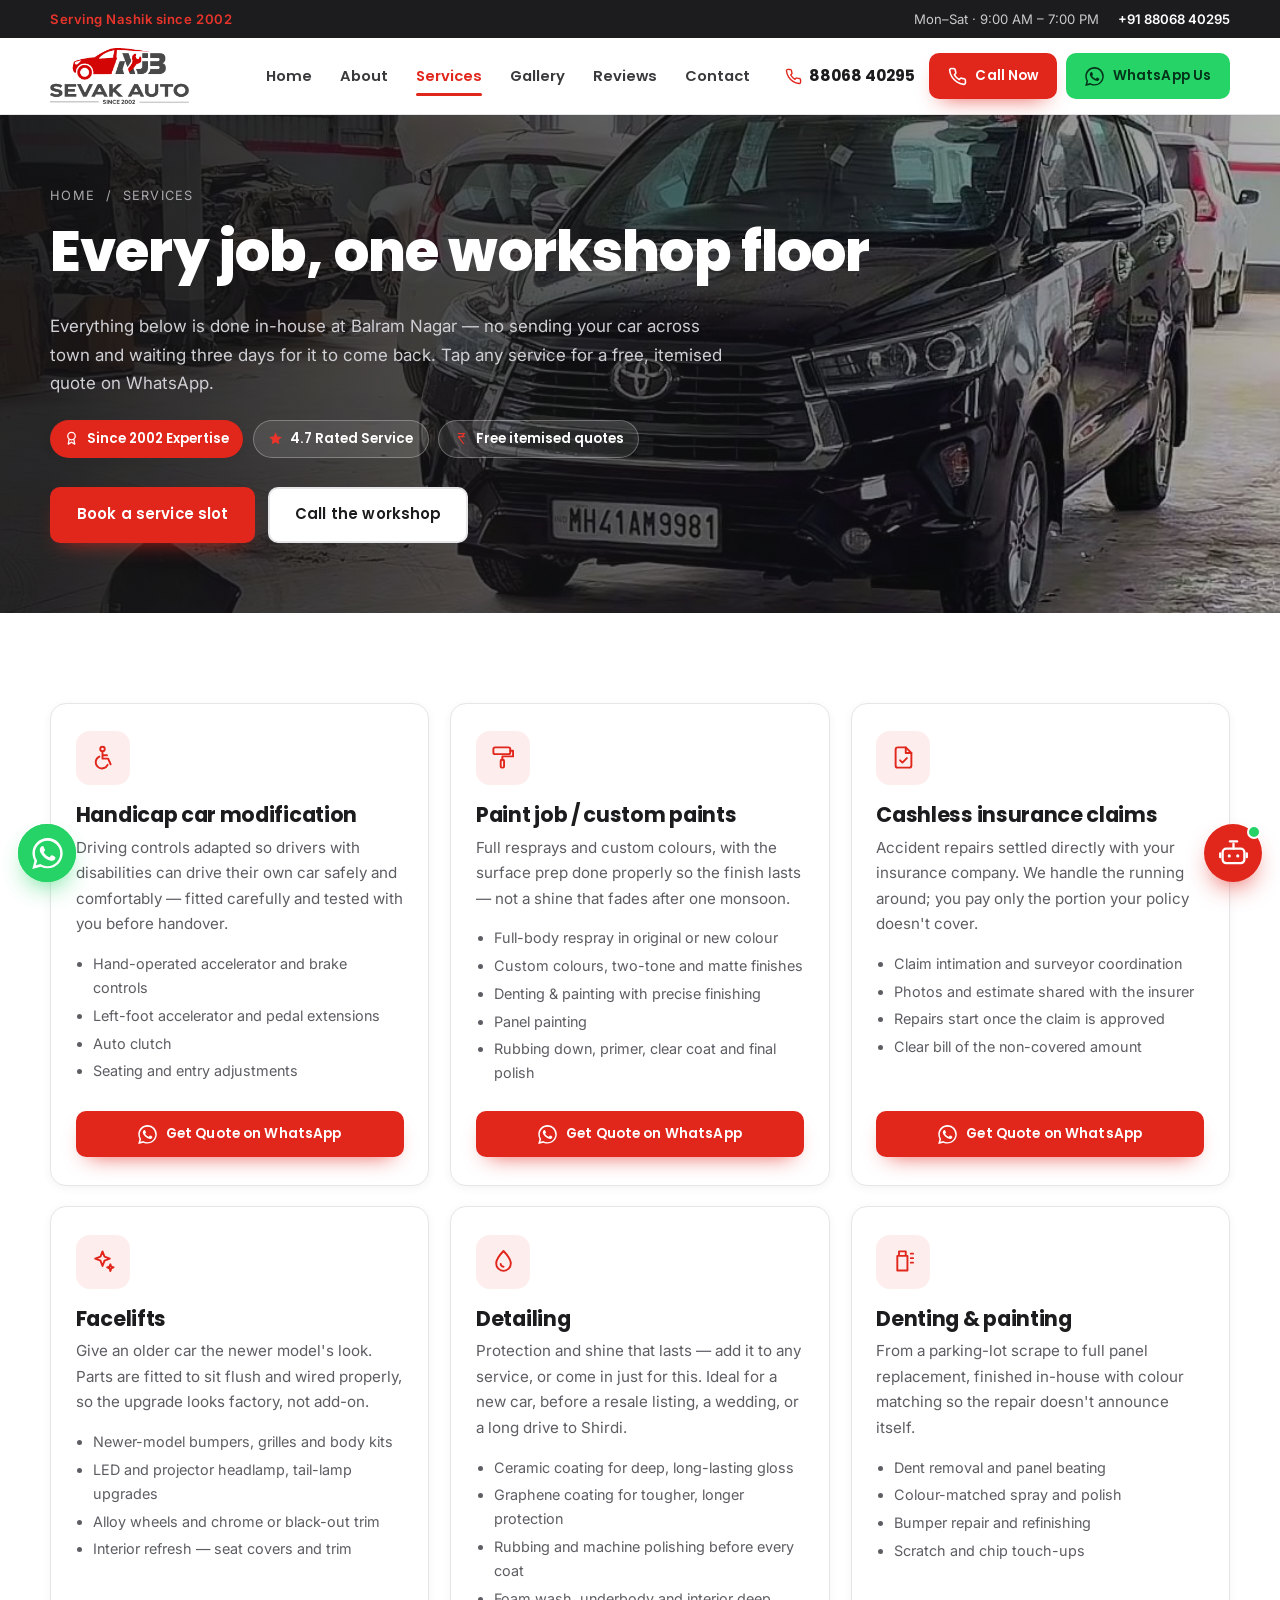
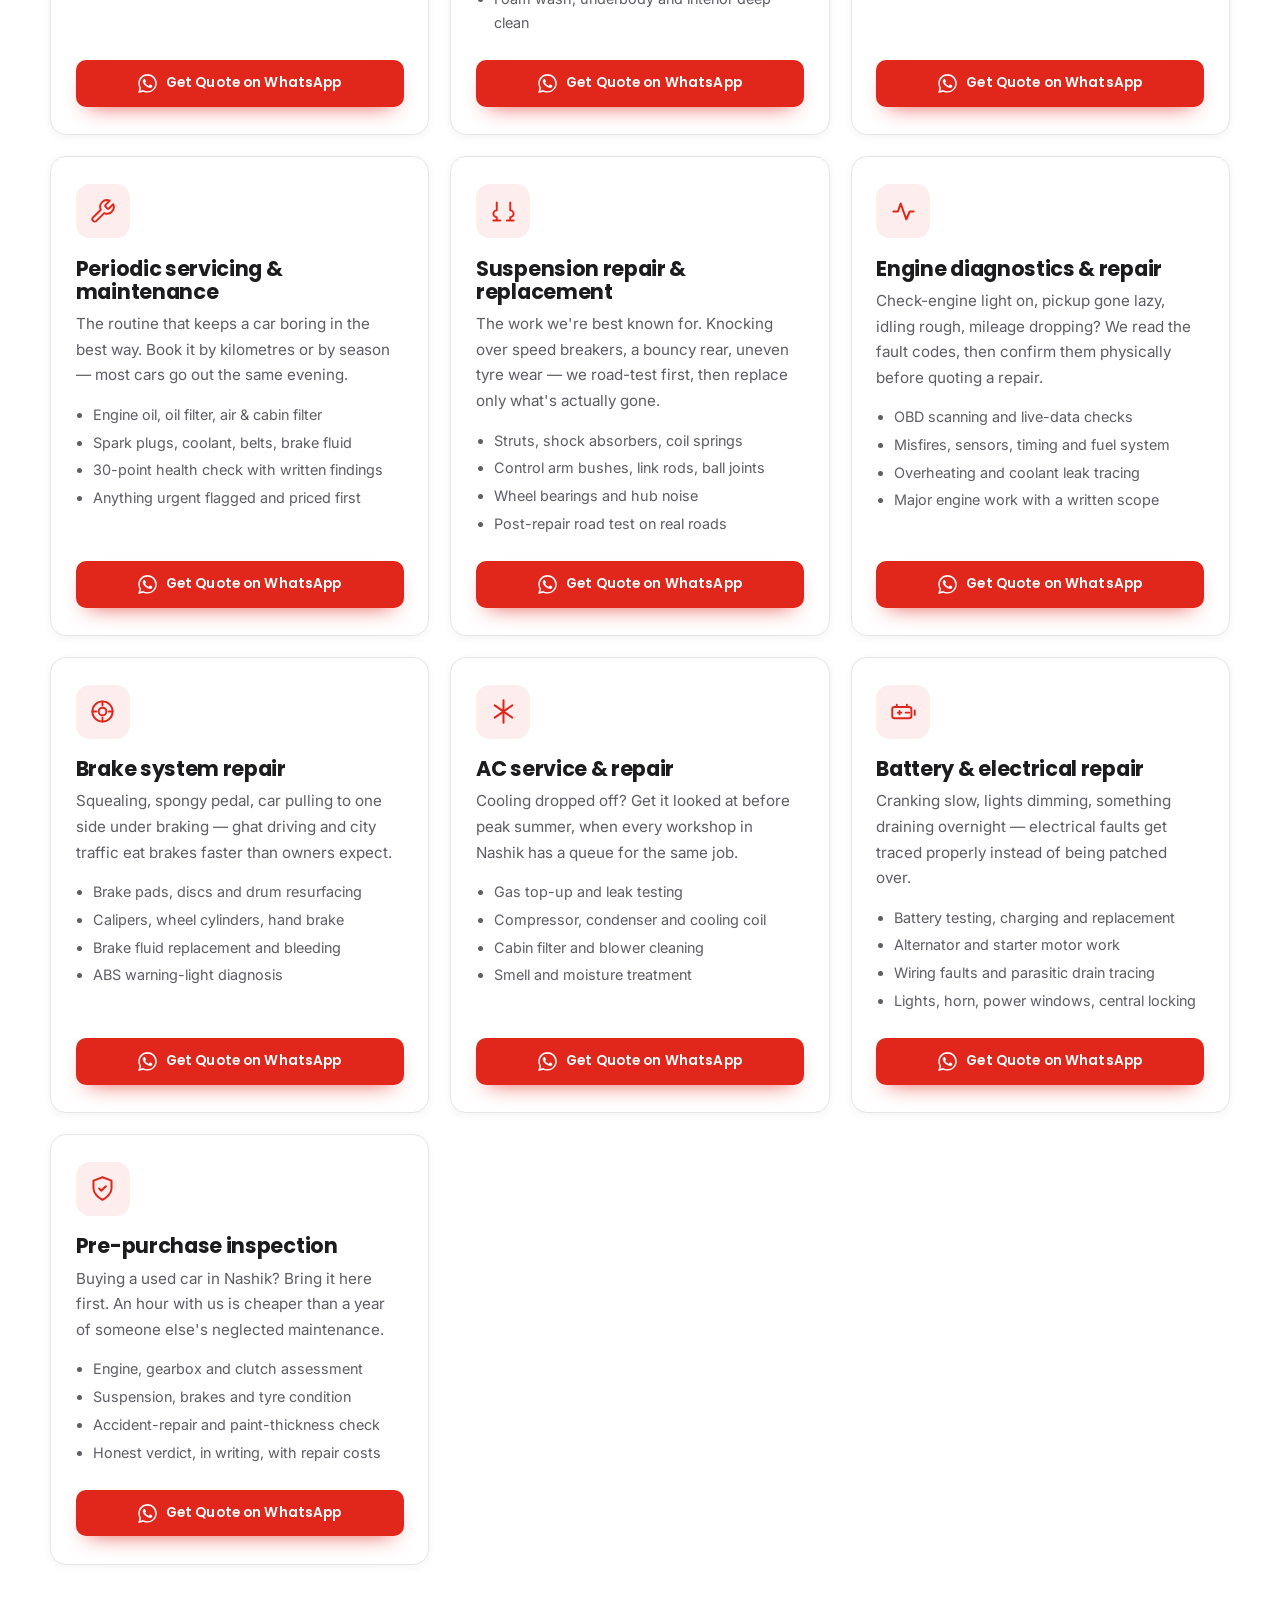
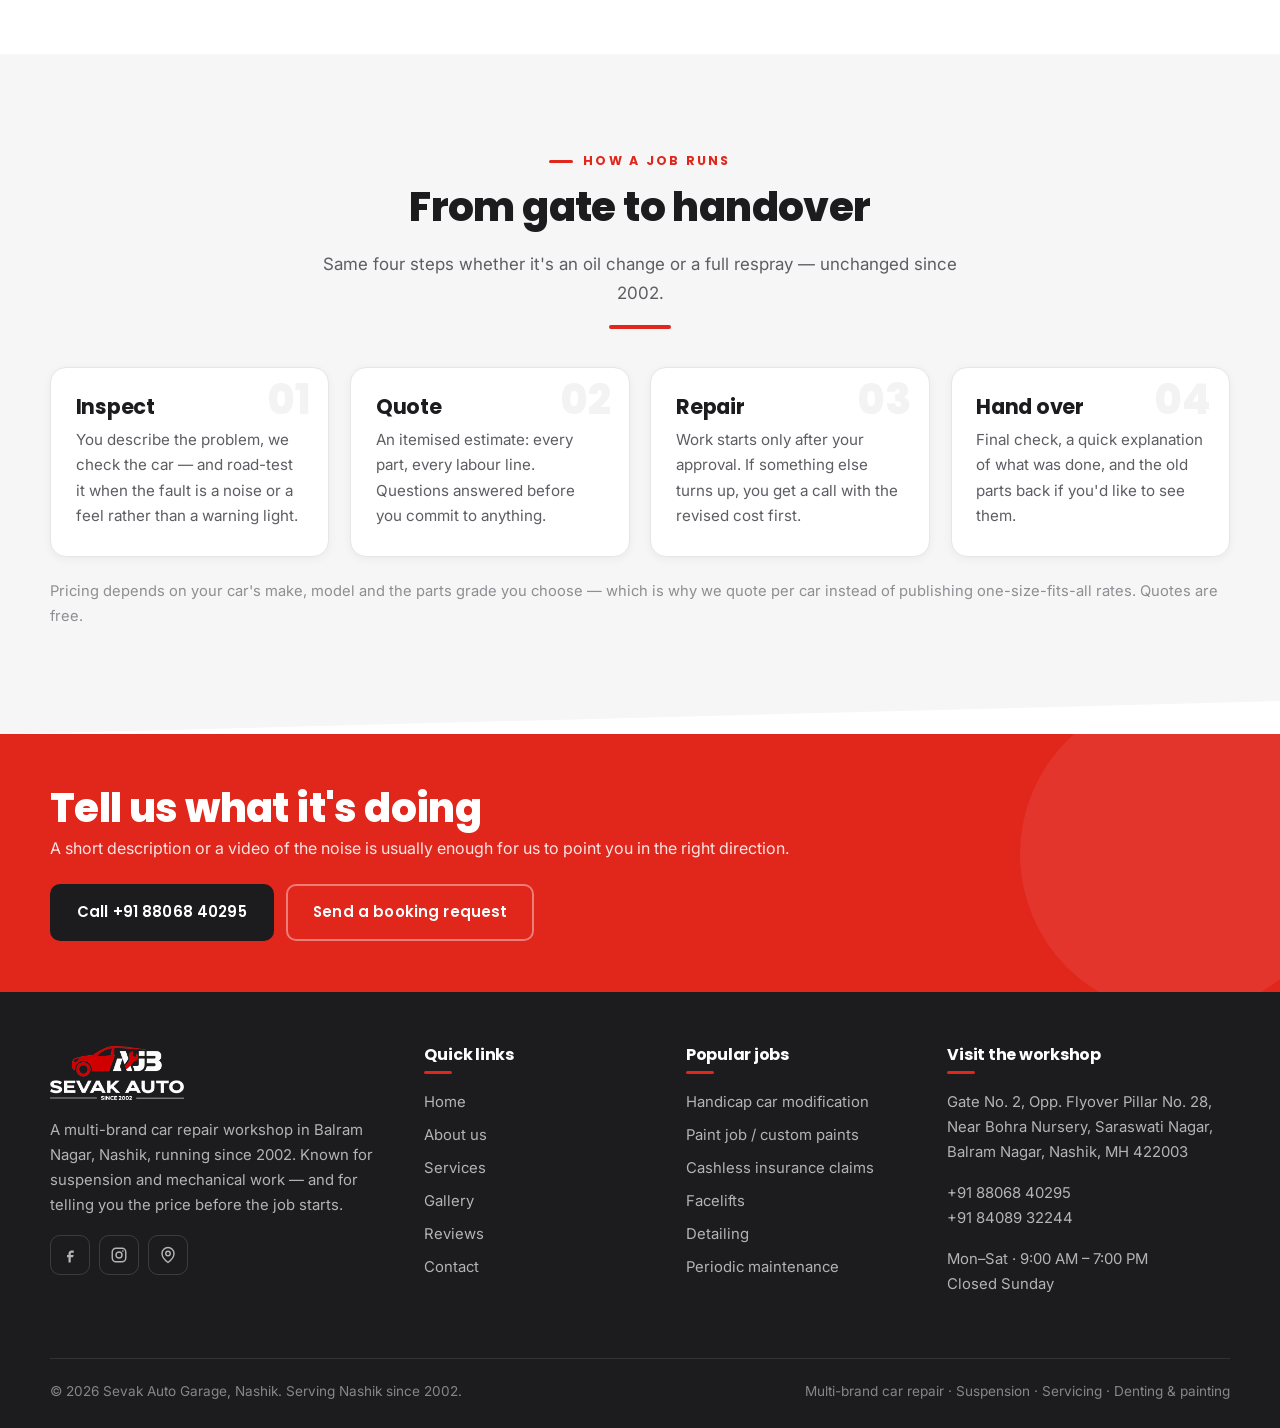
<file: services.html>
<!DOCTYPE html>
<html lang="en">
<head>
<meta charset="utf-8">
<meta name="viewport" content="width=device-width, initial-scale=1">
<title>Car Denting, Painting, PPF, Ceramic Coating &amp; Insurance Claims in Nashik | Sevak Auto</title>
<meta name="description" content="Handicap car modification, custom paint jobs, cashless insurance claims, facelifts, detailing, denting and painting, periodic servicing and suspension repair in Balram Nagar, Nashik. Free itemised quotes.">
<link rel="canonical" href="https://www.sevakauto.in/services.html">
<meta property="og:url" content="https://www.sevakauto.in/services.html">
<script type="application/ld+json">
{"@context": "https://schema.org", "@type": "BreadcrumbList", "itemListElement": [{"@type": "ListItem", "position": 1, "name": "Home", "item": "https://www.sevakauto.in/"}, {"@type": "ListItem", "position": 2, "name": "Services", "item": "https://www.sevakauto.in/services.html"}]}
</script>
<meta name="theme-color" content="#e1261c">
<meta property="og:type" content="website">
<meta property="og:title" content="Car Repair Services in Nashik — Sevak Auto Garage">
<meta property="og:description" content="Handicap car modification, custom paint jobs, cashless insurance claims, facelifts, detailing, denting and painting, periodic servicing and suspension repair in Balram Nagar, Nashik. Free itemised quotes.">
<meta property="og:image" content="https://www.sevakauto.in/img/og-image.jpg">
<meta property="og:site_name" content="Sevak Auto">
<meta property="og:locale" content="en_IN">
<meta name="twitter:card" content="summary_large_image">
<link rel="icon" href="img/favicon.png">
<link rel="apple-touch-icon" href="img/logo-mark.png">
<link rel="preconnect" href="https://fonts.googleapis.com">
<link rel="preconnect" href="https://fonts.gstatic.com" crossorigin>
<style>
/* critical above-the-fold paint */
body{margin:0;background:#fff;color:#2c2c2e;font-family:Inter,"Segoe UI",Roboto,system-ui,sans-serif}
.utility{background:#1c1c1e;min-height:34px}.site-head{min-height:76px;background:#fff}
.page-hero{background:#1c1c1e;min-height:240px}
</style>
<link rel="stylesheet" href="css/style.css">
<link rel="preload" as="style" href="https://fonts.googleapis.com/css2?family=Poppins:wght@600;700;800&family=Inter:wght@400;500;600&display=swap" onload="this.rel='stylesheet'">
<noscript><link rel="stylesheet" href="https://fonts.googleapis.com/css2?family=Poppins:wght@600;700;800&family=Inter:wght@400;500;600&display=swap"><style>.reveal{opacity:1;transform:none}</style></noscript>
<link rel="prefetch" href="contact.html" as="document">
<script src="js/main.js" defer></script>
</head>
<body>
<a class="skip" href="#main">Skip to content</a>

<div class="utility">
  <div class="wrap">
    <span class="u-since">Serving Nashik since 2002</span>
    <span class="u-right">
      <span>Mon–Sat · 9:00 AM – 7:00 PM</span>
      <a href="tel:+918806840295"><b>+91 88068 40295</b></a>
    </span>
  </div>
</div>

<header class="site-head">
  <div class="wrap head-inner">
    <a class="logo brand" href="index.html" aria-label="Sevak Auto Garage — home">
      <img class="logo__mark" src="img/logo.png" alt="Sevak Auto AJB — car repair garage in Nashik, since 2002" width="496" height="200" fetchpriority="high" decoding="async">
    </a>
    <nav class="nav" id="site-nav" aria-label="Main navigation">
      <a href="index.html">Home</a>
      <a href="about.html">About</a>
      <a href="services.html">Services</a>
      <a href="gallery.html">Gallery</a>
      <a href="testimonials.html">Reviews</a>
      <a href="contact.html">Contact</a>
    </nav>
    <div class="head-cta">
      <a class="head-phone" href="tel:+918806840295"><svg viewBox="0 0 24 24" fill="none" stroke="currentColor" stroke-width="2" stroke-linecap="round" stroke-linejoin="round" aria-hidden="true"><path d="M22 16.9v3a2 2 0 0 1-2.2 2 19.8 19.8 0 0 1-8.6-3.1 19.5 19.5 0 0 1-6-6A19.8 19.8 0 0 1 2.1 4.2 2 2 0 0 1 4.1 2h3a2 2 0 0 1 2 1.7c.1 1 .4 1.9.7 2.8a2 2 0 0 1-.5 2.1L8.1 9.9a16 16 0 0 0 6 6l1.3-1.3a2 2 0 0 1 2.1-.4c.9.3 1.8.6 2.8.7a2 2 0 0 1 1.7 2z"/></svg><span>88068 40295</span></a>
      <a class="btn btn--primary btn--sm" href="tel:+918806840295"><svg viewBox="0 0 24 24" fill="none" stroke="currentColor" stroke-width="2" stroke-linecap="round" stroke-linejoin="round" aria-hidden="true"><path d="M22 16.9v3a2 2 0 0 1-2.2 2 19.8 19.8 0 0 1-8.6-3.1 19.5 19.5 0 0 1-6-6A19.8 19.8 0 0 1 2.1 4.2 2 2 0 0 1 4.1 2h3a2 2 0 0 1 2 1.7c.1 1 .4 1.9.7 2.8a2 2 0 0 1-.5 2.1L8.1 9.9a16 16 0 0 0 6 6l1.3-1.3a2 2 0 0 1 2.1-.4c.9.3 1.8.6 2.8.7a2 2 0 0 1 1.7 2z"/></svg><span>Call Now</span></a>
      <a class="btn btn--wa btn--sm" href="https://wa.me/918806840295?text=Hi%2C%20I%20found%20you%20on%20your%20website%20and%20want%20to%20enquire%20about%20car%20service." target="_blank" rel="noopener"><svg viewBox="0 0 24 24" fill="currentColor" aria-hidden="true"><path d="M17.47 14.38c-.3-.15-1.75-.86-2.02-.96-.27-.1-.47-.15-.67.15-.2.3-.77.96-.94 1.16-.17.2-.35.22-.64.07-.3-.15-1.25-.46-2.38-1.47-.88-.79-1.47-1.76-1.65-2.05-.17-.3-.02-.46.13-.6.13-.13.3-.35.45-.52.15-.17.2-.3.3-.5.1-.2.05-.37-.02-.52-.08-.15-.67-1.61-.92-2.2-.24-.58-.49-.5-.67-.51h-.57c-.2 0-.52.07-.8.37-.27.3-1.04 1.02-1.04 2.48s1.07 2.88 1.22 3.08c.15.2 2.1 3.2 5.08 4.49.71.3 1.26.49 1.69.63.71.22 1.36.19 1.87.12.57-.09 1.75-.72 2-1.41.25-.69.25-1.28.17-1.41-.07-.13-.27-.2-.57-.35M12.05 21.8h-.02a9.8 9.8 0 0 1-4.99-1.37l-.36-.21-3.71.97.99-3.62-.23-.37a9.79 9.79 0 0 1-1.5-5.22c0-5.4 4.4-9.8 9.82-9.8 2.62 0 5.08 1.03 6.93 2.88a9.74 9.74 0 0 1 2.87 6.93c0 5.41-4.4 9.81-9.8 9.81M20.5 3.47A11.65 11.65 0 0 0 12.05 0C5.6 0 .35 5.25.35 11.7c0 2.06.54 4.07 1.56 5.85L.25 24l6.6-1.73a11.66 11.66 0 0 0 5.2 1.24h.01c6.45 0 11.7-5.25 11.7-11.7 0-3.13-1.22-6.07-3.43-8.28"/></svg><span>WhatsApp Us</span></a>
      <button class="burger" type="button" aria-label="Toggle menu" aria-controls="site-nav" aria-expanded="false"><span></span><span></span><span></span></button>
    </div>
  </div>
</header>

<main id="main">
  <section class="page-hero">
    <div class="page-hero__media">
      <img src="img/real/crysta-bumpers.jpg" alt="Innova Crysta facelift in progress at Sevak Auto, Nashik" width="1080" height="810" fetchpriority="high" decoding="async">
    </div>
    <div class="wrap">
      <p class="crumbs"><a href="index.html">Home</a> &nbsp;/&nbsp; Services</p>
      <h1>Every job, one workshop floor</h1>
      <p class="lead">Everything below is done in-house at Balram Nagar — no sending your car across town and waiting three days for it to come back. Tap any service for a free, itemised quote on WhatsApp.</p>
      <div class="hero__badges" style="margin-top:1.4rem">
        <span class="pill pill--red"><svg viewBox="0 0 24 24" fill="none" stroke="currentColor" stroke-width="2" stroke-linecap="round" stroke-linejoin="round" aria-hidden="true"><circle cx="12" cy="8" r="6"/><path d="m8.2 13.4-1.4 7.6L12 18l5.2 3-1.4-7.6"/></svg>Since 2002 Expertise</span>
        <span class="pill pill--outline"><svg viewBox="0 0 24 24" fill="currentColor" aria-hidden="true"><path d="M12 2l3 6.6 7 .9-5.1 4.8 1.3 7L12 18l-6.2 3.3 1.3-7L2 9.5l7-.9z"/></svg>4.7 Rated Service</span>
        <span class="pill pill--outline"><svg viewBox="0 0 24 24" fill="none" stroke="currentColor" stroke-width="2" stroke-linecap="round" stroke-linejoin="round" aria-hidden="true"><path d="M7 4h10M7 9h9M15.5 4c0 3.8-2.7 5.2-6.5 5.2h-2L15 20"/></svg>Free itemised quotes</span>
      </div>
      <div class="btn-row" style="margin-top:1.5rem">
        <a class="btn btn--primary" href="contact.html">Book a service slot</a>
        <a class="btn btn--ghost" href="tel:+918806840295">Call the workshop</a>
      </div>
    </div>
  </section>

  <section class="section">
    <div class="wrap">
      <div class="grid grid--3">

        <article class="card svc-card reveal" id="handicap">
          <span class="card__icon" aria-hidden="true"><svg viewBox="0 0 24 24" fill="none" stroke="currentColor" stroke-width="1.7" stroke-linecap="round" stroke-linejoin="round"><circle cx="12" cy="4.5" r="2"/><path d="M12 7.5v5.5h5l2.2 5M12 10h4"/><path d="M9.2 11.2a5.5 5.5 0 1 0 7.3 7.3"/></svg></span>
          <h3>Handicap car modification</h3>
          <p>Driving controls adapted so drivers with disabilities can drive their own car safely and comfortably — fitted carefully and tested with you before handover.</p>
          <ul><li>Hand-operated accelerator and brake controls</li><li>Left-foot accelerator and pedal extensions</li><li>Auto clutch</li><li>Seating and entry adjustments</li></ul>
          <div class="card__foot"><a class="btn btn--primary btn--sm btn--block" href="https://wa.me/918806840295?text=Hi%2C%20I%20want%20a%20quote%20for%20Handicap%20Car%20Modification.%20My%20car%20is%3A" target="_blank" rel="noopener"><svg viewBox="0 0 24 24" fill="currentColor" aria-hidden="true"><path d="M17.47 14.38c-.3-.15-1.75-.86-2.02-.96-.27-.1-.47-.15-.67.15-.2.3-.77.96-.94 1.16-.17.2-.35.22-.64.07-.3-.15-1.25-.46-2.38-1.47-.88-.79-1.47-1.76-1.65-2.05-.17-.3-.02-.46.13-.6.13-.13.3-.35.45-.52.15-.17.2-.3.3-.5.1-.2.05-.37-.02-.52-.08-.15-.67-1.61-.92-2.2-.24-.58-.49-.5-.67-.51h-.57c-.2 0-.52.07-.8.37-.27.3-1.04 1.02-1.04 2.48s1.07 2.88 1.22 3.08c.15.2 2.1 3.2 5.08 4.49.71.3 1.26.49 1.69.63.71.22 1.36.19 1.87.12.57-.09 1.75-.72 2-1.41.25-.69.25-1.28.17-1.41-.07-.13-.27-.2-.57-.35M12.05 21.8h-.02a9.8 9.8 0 0 1-4.99-1.37l-.36-.21-3.71.97.99-3.62-.23-.37a9.79 9.79 0 0 1-1.5-5.22c0-5.4 4.4-9.8 9.82-9.8 2.62 0 5.08 1.03 6.93 2.88a9.74 9.74 0 0 1 2.87 6.93c0 5.41-4.4 9.81-9.8 9.81M20.5 3.47A11.65 11.65 0 0 0 12.05 0C5.6 0 .35 5.25.35 11.7c0 2.06.54 4.07 1.56 5.85L.25 24l6.6-1.73a11.66 11.66 0 0 0 5.2 1.24h.01c6.45 0 11.7-5.25 11.7-11.7 0-3.13-1.22-6.07-3.43-8.28"/></svg>Get Quote on WhatsApp</a></div>
        </article>

        <article class="card svc-card reveal" id="paint">
          <span class="card__icon" aria-hidden="true"><svg viewBox="0 0 24 24" fill="none" stroke="currentColor" stroke-width="1.7" stroke-linecap="round" stroke-linejoin="round"><rect x="3" y="3" width="15" height="6" rx="1.5"/><path d="M18 6h2.5v5H11v3"/><rect x="9.5" y="14" width="3" height="7" rx="1"/></svg></span>
          <h3>Paint job / custom paints</h3>
          <p>Full resprays and custom colours, with the surface prep done properly so the finish lasts — not a shine that fades after one monsoon.</p>
          <ul><li>Full-body respray in original or new colour</li><li>Custom colours, two-tone and matte finishes</li><li>Denting &amp; painting with precise finishing</li><li>Panel painting</li><li>Rubbing down, primer, clear coat and final polish</li></ul>
          <div class="card__foot"><a class="btn btn--primary btn--sm btn--block" href="https://wa.me/918806840295?text=Hi%2C%20I%20want%20a%20quote%20for%20a%20Paint%20Job%20%2F%20Custom%20Paint.%20My%20car%20is%3A" target="_blank" rel="noopener"><svg viewBox="0 0 24 24" fill="currentColor" aria-hidden="true"><path d="M17.47 14.38c-.3-.15-1.75-.86-2.02-.96-.27-.1-.47-.15-.67.15-.2.3-.77.96-.94 1.16-.17.2-.35.22-.64.07-.3-.15-1.25-.46-2.38-1.47-.88-.79-1.47-1.76-1.65-2.05-.17-.3-.02-.46.13-.6.13-.13.3-.35.45-.52.15-.17.2-.3.3-.5.1-.2.05-.37-.02-.52-.08-.15-.67-1.61-.92-2.2-.24-.58-.49-.5-.67-.51h-.57c-.2 0-.52.07-.8.37-.27.3-1.04 1.02-1.04 2.48s1.07 2.88 1.22 3.08c.15.2 2.1 3.2 5.08 4.49.71.3 1.26.49 1.69.63.71.22 1.36.19 1.87.12.57-.09 1.75-.72 2-1.41.25-.69.25-1.28.17-1.41-.07-.13-.27-.2-.57-.35M12.05 21.8h-.02a9.8 9.8 0 0 1-4.99-1.37l-.36-.21-3.71.97.99-3.62-.23-.37a9.79 9.79 0 0 1-1.5-5.22c0-5.4 4.4-9.8 9.82-9.8 2.62 0 5.08 1.03 6.93 2.88a9.74 9.74 0 0 1 2.87 6.93c0 5.41-4.4 9.81-9.8 9.81M20.5 3.47A11.65 11.65 0 0 0 12.05 0C5.6 0 .35 5.25.35 11.7c0 2.06.54 4.07 1.56 5.85L.25 24l6.6-1.73a11.66 11.66 0 0 0 5.2 1.24h.01c6.45 0 11.7-5.25 11.7-11.7 0-3.13-1.22-6.07-3.43-8.28"/></svg>Get Quote on WhatsApp</a></div>
        </article>

        <article class="card svc-card reveal" id="insurance">
          <span class="card__icon" aria-hidden="true"><svg viewBox="0 0 24 24" fill="none" stroke="currentColor" stroke-width="1.7" stroke-linecap="round" stroke-linejoin="round"><path d="M14 3H7a2 2 0 0 0-2 2v14a2 2 0 0 0 2 2h10a2 2 0 0 0 2-2V8z"/><path d="M14 3v5h5"/><path d="M9 14.5l2 2 4-4"/></svg></span>
          <h3>Cashless insurance claims</h3>
          <p>Accident repairs settled directly with your insurance company. We handle the running around; you pay only the portion your policy doesn't cover.</p>
          <ul><li>Claim intimation and surveyor coordination</li><li>Photos and estimate shared with the insurer</li><li>Repairs start once the claim is approved</li><li>Clear bill of the non-covered amount</li></ul>
          <div class="card__foot"><a class="btn btn--primary btn--sm btn--block" href="https://wa.me/918806840295?text=Hi%2C%20I%20need%20help%20with%20a%20Cashless%20Insurance%20Claim.%20My%20car%20and%20insurer%20are%3A" target="_blank" rel="noopener"><svg viewBox="0 0 24 24" fill="currentColor" aria-hidden="true"><path d="M17.47 14.38c-.3-.15-1.75-.86-2.02-.96-.27-.1-.47-.15-.67.15-.2.3-.77.96-.94 1.16-.17.2-.35.22-.64.07-.3-.15-1.25-.46-2.38-1.47-.88-.79-1.47-1.76-1.65-2.05-.17-.3-.02-.46.13-.6.13-.13.3-.35.45-.52.15-.17.2-.3.3-.5.1-.2.05-.37-.02-.52-.08-.15-.67-1.61-.92-2.2-.24-.58-.49-.5-.67-.51h-.57c-.2 0-.52.07-.8.37-.27.3-1.04 1.02-1.04 2.48s1.07 2.88 1.22 3.08c.15.2 2.1 3.2 5.08 4.49.71.3 1.26.49 1.69.63.71.22 1.36.19 1.87.12.57-.09 1.75-.72 2-1.41.25-.69.25-1.28.17-1.41-.07-.13-.27-.2-.57-.35M12.05 21.8h-.02a9.8 9.8 0 0 1-4.99-1.37l-.36-.21-3.71.97.99-3.62-.23-.37a9.79 9.79 0 0 1-1.5-5.22c0-5.4 4.4-9.8 9.82-9.8 2.62 0 5.08 1.03 6.93 2.88a9.74 9.74 0 0 1 2.87 6.93c0 5.41-4.4 9.81-9.8 9.81M20.5 3.47A11.65 11.65 0 0 0 12.05 0C5.6 0 .35 5.25.35 11.7c0 2.06.54 4.07 1.56 5.85L.25 24l6.6-1.73a11.66 11.66 0 0 0 5.2 1.24h.01c6.45 0 11.7-5.25 11.7-11.7 0-3.13-1.22-6.07-3.43-8.28"/></svg>Get Quote on WhatsApp</a></div>
        </article>

        <article class="card svc-card reveal" id="facelift">
          <span class="card__icon" aria-hidden="true"><svg viewBox="0 0 24 24" fill="none" stroke="currentColor" stroke-width="1.7" stroke-linecap="round" stroke-linejoin="round"><path d="M12 3l1.8 4.6 4.7 1.9-4.7 1.8L12 16l-1.8-4.7-4.7-1.8 4.7-1.9z"/><path d="M19 14.5l.8 2 2 .8-2 .8-.8 2.4-.8-2.4-2-.8 2-.8z"/></svg></span>
          <h3>Facelifts</h3>
          <p>Give an older car the newer model's look. Parts are fitted to sit flush and wired properly, so the upgrade looks factory, not add-on.</p>
          <ul><li>Newer-model bumpers, grilles and body kits</li><li>LED and projector headlamp, tail-lamp upgrades</li><li>Alloy wheels and chrome or black-out trim</li><li>Interior refresh — seat covers and trim</li></ul>
          <div class="card__foot"><a class="btn btn--primary btn--sm btn--block" href="https://wa.me/918806840295?text=Hi%2C%20I%20want%20a%20quote%20for%20a%20Facelift.%20My%20car%20is%3A" target="_blank" rel="noopener"><svg viewBox="0 0 24 24" fill="currentColor" aria-hidden="true"><path d="M17.47 14.38c-.3-.15-1.75-.86-2.02-.96-.27-.1-.47-.15-.67.15-.2.3-.77.96-.94 1.16-.17.2-.35.22-.64.07-.3-.15-1.25-.46-2.38-1.47-.88-.79-1.47-1.76-1.65-2.05-.17-.3-.02-.46.13-.6.13-.13.3-.35.45-.52.15-.17.2-.3.3-.5.1-.2.05-.37-.02-.52-.08-.15-.67-1.61-.92-2.2-.24-.58-.49-.5-.67-.51h-.57c-.2 0-.52.07-.8.37-.27.3-1.04 1.02-1.04 2.48s1.07 2.88 1.22 3.08c.15.2 2.1 3.2 5.08 4.49.71.3 1.26.49 1.69.63.71.22 1.36.19 1.87.12.57-.09 1.75-.72 2-1.41.25-.69.25-1.28.17-1.41-.07-.13-.27-.2-.57-.35M12.05 21.8h-.02a9.8 9.8 0 0 1-4.99-1.37l-.36-.21-3.71.97.99-3.62-.23-.37a9.79 9.79 0 0 1-1.5-5.22c0-5.4 4.4-9.8 9.82-9.8 2.62 0 5.08 1.03 6.93 2.88a9.74 9.74 0 0 1 2.87 6.93c0 5.41-4.4 9.81-9.8 9.81M20.5 3.47A11.65 11.65 0 0 0 12.05 0C5.6 0 .35 5.25.35 11.7c0 2.06.54 4.07 1.56 5.85L.25 24l6.6-1.73a11.66 11.66 0 0 0 5.2 1.24h.01c6.45 0 11.7-5.25 11.7-11.7 0-3.13-1.22-6.07-3.43-8.28"/></svg>Get Quote on WhatsApp</a></div>
        </article>

        <article class="card svc-card reveal" id="detailing">
          <span class="card__icon" aria-hidden="true"><svg viewBox="0 0 24 24" fill="none" stroke="currentColor" stroke-width="1.7" stroke-linecap="round" stroke-linejoin="round"><path d="M12 2.7S5.5 9.3 5.5 13.8a6.5 6.5 0 0 0 13 0C18.5 9.3 12 2.7 12 2.7z"/><path d="M9.5 14.2a2.6 2.6 0 0 0 2.5 2.4"/></svg></span>
          <h3>Detailing</h3>
          <p>Protection and shine that lasts — add it to any service, or come in just for this. Ideal for a new car, before a resale listing, a wedding, or a long drive to Shirdi.</p>
          <ul><li>Ceramic coating for deep, long-lasting gloss</li><li>Graphene coating for tougher, longer protection</li><li>Rubbing and machine polishing before every coat</li><li>Foam wash, underbody and interior deep clean</li></ul>
          <div class="card__foot"><a class="btn btn--primary btn--sm btn--block" href="https://wa.me/918806840295?text=Hi%2C%20I%20want%20a%20quote%20for%20Detailing.%20My%20car%20is%3A" target="_blank" rel="noopener"><svg viewBox="0 0 24 24" fill="currentColor" aria-hidden="true"><path d="M17.47 14.38c-.3-.15-1.75-.86-2.02-.96-.27-.1-.47-.15-.67.15-.2.3-.77.96-.94 1.16-.17.2-.35.22-.64.07-.3-.15-1.25-.46-2.38-1.47-.88-.79-1.47-1.76-1.65-2.05-.17-.3-.02-.46.13-.6.13-.13.3-.35.45-.52.15-.17.2-.3.3-.5.1-.2.05-.37-.02-.52-.08-.15-.67-1.61-.92-2.2-.24-.58-.49-.5-.67-.51h-.57c-.2 0-.52.07-.8.37-.27.3-1.04 1.02-1.04 2.48s1.07 2.88 1.22 3.08c.15.2 2.1 3.2 5.08 4.49.71.3 1.26.49 1.69.63.71.22 1.36.19 1.87.12.57-.09 1.75-.72 2-1.41.25-.69.25-1.28.17-1.41-.07-.13-.27-.2-.57-.35M12.05 21.8h-.02a9.8 9.8 0 0 1-4.99-1.37l-.36-.21-3.71.97.99-3.62-.23-.37a9.79 9.79 0 0 1-1.5-5.22c0-5.4 4.4-9.8 9.82-9.8 2.62 0 5.08 1.03 6.93 2.88a9.74 9.74 0 0 1 2.87 6.93c0 5.41-4.4 9.81-9.8 9.81M20.5 3.47A11.65 11.65 0 0 0 12.05 0C5.6 0 .35 5.25.35 11.7c0 2.06.54 4.07 1.56 5.85L.25 24l6.6-1.73a11.66 11.66 0 0 0 5.2 1.24h.01c6.45 0 11.7-5.25 11.7-11.7 0-3.13-1.22-6.07-3.43-8.28"/></svg>Get Quote on WhatsApp</a></div>
        </article>

        <article class="card svc-card reveal" id="denting">
          <span class="card__icon" aria-hidden="true"><svg viewBox="0 0 24 24" fill="none" stroke="currentColor" stroke-width="1.7" stroke-linecap="round" stroke-linejoin="round"><path d="M8 3h6v4H8zM6.5 7h9v13h-9z"/><path d="M18.5 5h2M18.5 9h2M18.5 13h2"/></svg></span>
          <h3>Denting &amp; painting</h3>
          <p>From a parking-lot scrape to full panel replacement, finished in-house with colour matching so the repair doesn't announce itself.</p>
          <ul><li>Dent removal and panel beating</li><li>Colour-matched spray and polish</li><li>Bumper repair and refinishing</li><li>Scratch and chip touch-ups</li></ul>
          <div class="card__foot"><a class="btn btn--primary btn--sm btn--block" href="https://wa.me/918806840295?text=Hi%2C%20I%20want%20a%20quote%20for%20Denting%20%26%20Painting.%20My%20car%20is%3A" target="_blank" rel="noopener"><svg viewBox="0 0 24 24" fill="currentColor" aria-hidden="true"><path d="M17.47 14.38c-.3-.15-1.75-.86-2.02-.96-.27-.1-.47-.15-.67.15-.2.3-.77.96-.94 1.16-.17.2-.35.22-.64.07-.3-.15-1.25-.46-2.38-1.47-.88-.79-1.47-1.76-1.65-2.05-.17-.3-.02-.46.13-.6.13-.13.3-.35.45-.52.15-.17.2-.3.3-.5.1-.2.05-.37-.02-.52-.08-.15-.67-1.61-.92-2.2-.24-.58-.49-.5-.67-.51h-.57c-.2 0-.52.07-.8.37-.27.3-1.04 1.02-1.04 2.48s1.07 2.88 1.22 3.08c.15.2 2.1 3.2 5.08 4.49.71.3 1.26.49 1.69.63.71.22 1.36.19 1.87.12.57-.09 1.75-.72 2-1.41.25-.69.25-1.28.17-1.41-.07-.13-.27-.2-.57-.35M12.05 21.8h-.02a9.8 9.8 0 0 1-4.99-1.37l-.36-.21-3.71.97.99-3.62-.23-.37a9.79 9.79 0 0 1-1.5-5.22c0-5.4 4.4-9.8 9.82-9.8 2.62 0 5.08 1.03 6.93 2.88a9.74 9.74 0 0 1 2.87 6.93c0 5.41-4.4 9.81-9.8 9.81M20.5 3.47A11.65 11.65 0 0 0 12.05 0C5.6 0 .35 5.25.35 11.7c0 2.06.54 4.07 1.56 5.85L.25 24l6.6-1.73a11.66 11.66 0 0 0 5.2 1.24h.01c6.45 0 11.7-5.25 11.7-11.7 0-3.13-1.22-6.07-3.43-8.28"/></svg>Get Quote on WhatsApp</a></div>
        </article>

        <article class="card svc-card reveal" id="service">
          <span class="card__icon" aria-hidden="true"><svg viewBox="0 0 24 24" fill="none" stroke="currentColor" stroke-width="1.7" stroke-linecap="round" stroke-linejoin="round"><path d="M14.7 6.3a1 1 0 0 0 0 1.4l1.6 1.6a1 1 0 0 0 1.4 0l3.8-3.8a6 6 0 0 1-8 7.9l-6.9 6.9a2.1 2.1 0 0 1-3-3l6.9-6.9a6 6 0 0 1 7.9-8l-3.7 3.8z"/></svg></span>
          <h3>Periodic servicing &amp; maintenance</h3>
          <p>The routine that keeps a car boring in the best way. Book it by kilometres or by season — most cars go out the same evening.</p>
          <ul><li>Engine oil, oil filter, air &amp; cabin filter</li><li>Spark plugs, coolant, belts, brake fluid</li><li>30-point health check with written findings</li><li>Anything urgent flagged and priced first</li></ul>
          <div class="card__foot"><a class="btn btn--primary btn--sm btn--block" href="https://wa.me/918806840295?text=Hi%2C%20I%20want%20a%20quote%20for%20Periodic%20Servicing%20%26%20Maintenance.%20My%20car%20is%3A" target="_blank" rel="noopener"><svg viewBox="0 0 24 24" fill="currentColor" aria-hidden="true"><path d="M17.47 14.38c-.3-.15-1.75-.86-2.02-.96-.27-.1-.47-.15-.67.15-.2.3-.77.96-.94 1.16-.17.2-.35.22-.64.07-.3-.15-1.25-.46-2.38-1.47-.88-.79-1.47-1.76-1.65-2.05-.17-.3-.02-.46.13-.6.13-.13.3-.35.45-.52.15-.17.2-.3.3-.5.1-.2.05-.37-.02-.52-.08-.15-.67-1.61-.92-2.2-.24-.58-.49-.5-.67-.51h-.57c-.2 0-.52.07-.8.37-.27.3-1.04 1.02-1.04 2.48s1.07 2.88 1.22 3.08c.15.2 2.1 3.2 5.08 4.49.71.3 1.26.49 1.69.63.71.22 1.36.19 1.87.12.57-.09 1.75-.72 2-1.41.25-.69.25-1.28.17-1.41-.07-.13-.27-.2-.57-.35M12.05 21.8h-.02a9.8 9.8 0 0 1-4.99-1.37l-.36-.21-3.71.97.99-3.62-.23-.37a9.79 9.79 0 0 1-1.5-5.22c0-5.4 4.4-9.8 9.82-9.8 2.62 0 5.08 1.03 6.93 2.88a9.74 9.74 0 0 1 2.87 6.93c0 5.41-4.4 9.81-9.8 9.81M20.5 3.47A11.65 11.65 0 0 0 12.05 0C5.6 0 .35 5.25.35 11.7c0 2.06.54 4.07 1.56 5.85L.25 24l6.6-1.73a11.66 11.66 0 0 0 5.2 1.24h.01c6.45 0 11.7-5.25 11.7-11.7 0-3.13-1.22-6.07-3.43-8.28"/></svg>Get Quote on WhatsApp</a></div>
        </article>

        <article class="card svc-card reveal" id="suspension">
          <span class="card__icon" aria-hidden="true"><svg viewBox="0 0 24 24" fill="none" stroke="currentColor" stroke-width="1.7" stroke-linecap="round" stroke-linejoin="round"><path d="M6 4v7M6 11a3 3 0 0 0 0 6v3M18 4v7M18 11a3 3 0 0 1 0 6v3M3 20h6M15 20h6"/></svg></span>
          <h3>Suspension repair &amp; replacement</h3>
          <p>The work we're best known for. Knocking over speed breakers, a bouncy rear, uneven tyre wear — we road-test first, then replace only what's actually gone.</p>
          <ul><li>Struts, shock absorbers, coil springs</li><li>Control arm bushes, link rods, ball joints</li><li>Wheel bearings and hub noise</li><li>Post-repair road test on real roads</li></ul>
          <div class="card__foot"><a class="btn btn--primary btn--sm btn--block" href="https://wa.me/918806840295?text=Hi%2C%20I%20want%20a%20quote%20for%20Suspension%20Repair%20%26%20Replacement.%20My%20car%20is%3A" target="_blank" rel="noopener"><svg viewBox="0 0 24 24" fill="currentColor" aria-hidden="true"><path d="M17.47 14.38c-.3-.15-1.75-.86-2.02-.96-.27-.1-.47-.15-.67.15-.2.3-.77.96-.94 1.16-.17.2-.35.22-.64.07-.3-.15-1.25-.46-2.38-1.47-.88-.79-1.47-1.76-1.65-2.05-.17-.3-.02-.46.13-.6.13-.13.3-.35.45-.52.15-.17.2-.3.3-.5.1-.2.05-.37-.02-.52-.08-.15-.67-1.61-.92-2.2-.24-.58-.49-.5-.67-.51h-.57c-.2 0-.52.07-.8.37-.27.3-1.04 1.02-1.04 2.48s1.07 2.88 1.22 3.08c.15.2 2.1 3.2 5.08 4.49.71.3 1.26.49 1.69.63.71.22 1.36.19 1.87.12.57-.09 1.75-.72 2-1.41.25-.69.25-1.28.17-1.41-.07-.13-.27-.2-.57-.35M12.05 21.8h-.02a9.8 9.8 0 0 1-4.99-1.37l-.36-.21-3.71.97.99-3.62-.23-.37a9.79 9.79 0 0 1-1.5-5.22c0-5.4 4.4-9.8 9.82-9.8 2.62 0 5.08 1.03 6.93 2.88a9.74 9.74 0 0 1 2.87 6.93c0 5.41-4.4 9.81-9.8 9.81M20.5 3.47A11.65 11.65 0 0 0 12.05 0C5.6 0 .35 5.25.35 11.7c0 2.06.54 4.07 1.56 5.85L.25 24l6.6-1.73a11.66 11.66 0 0 0 5.2 1.24h.01c6.45 0 11.7-5.25 11.7-11.7 0-3.13-1.22-6.07-3.43-8.28"/></svg>Get Quote on WhatsApp</a></div>
        </article>

        <article class="card svc-card reveal" id="diagnostics">
          <span class="card__icon" aria-hidden="true"><svg viewBox="0 0 24 24" fill="none" stroke="currentColor" stroke-width="1.8" stroke-linecap="round" stroke-linejoin="round"><path d="M3 12h4l2.5-7 5 14L17.5 12H21"/></svg></span>
          <h3>Engine diagnostics &amp; repair</h3>
          <p>Check-engine light on, pickup gone lazy, idling rough, mileage dropping? We read the fault codes, then confirm them physically before quoting a repair.</p>
          <ul><li>OBD scanning and live-data checks</li><li>Misfires, sensors, timing and fuel system</li><li>Overheating and coolant leak tracing</li><li>Major engine work with a written scope</li></ul>
          <div class="card__foot"><a class="btn btn--primary btn--sm btn--block" href="https://wa.me/918806840295?text=Hi%2C%20I%20want%20a%20quote%20for%20Engine%20Diagnostics%20%26%20Repair.%20My%20car%20is%3A" target="_blank" rel="noopener"><svg viewBox="0 0 24 24" fill="currentColor" aria-hidden="true"><path d="M17.47 14.38c-.3-.15-1.75-.86-2.02-.96-.27-.1-.47-.15-.67.15-.2.3-.77.96-.94 1.16-.17.2-.35.22-.64.07-.3-.15-1.25-.46-2.38-1.47-.88-.79-1.47-1.76-1.65-2.05-.17-.3-.02-.46.13-.6.13-.13.3-.35.45-.52.15-.17.2-.3.3-.5.1-.2.05-.37-.02-.52-.08-.15-.67-1.61-.92-2.2-.24-.58-.49-.5-.67-.51h-.57c-.2 0-.52.07-.8.37-.27.3-1.04 1.02-1.04 2.48s1.07 2.88 1.22 3.08c.15.2 2.1 3.2 5.08 4.49.71.3 1.26.49 1.69.63.71.22 1.36.19 1.87.12.57-.09 1.75-.72 2-1.41.25-.69.25-1.28.17-1.41-.07-.13-.27-.2-.57-.35M12.05 21.8h-.02a9.8 9.8 0 0 1-4.99-1.37l-.36-.21-3.71.97.99-3.62-.23-.37a9.79 9.79 0 0 1-1.5-5.22c0-5.4 4.4-9.8 9.82-9.8 2.62 0 5.08 1.03 6.93 2.88a9.74 9.74 0 0 1 2.87 6.93c0 5.41-4.4 9.81-9.8 9.81M20.5 3.47A11.65 11.65 0 0 0 12.05 0C5.6 0 .35 5.25.35 11.7c0 2.06.54 4.07 1.56 5.85L.25 24l6.6-1.73a11.66 11.66 0 0 0 5.2 1.24h.01c6.45 0 11.7-5.25 11.7-11.7 0-3.13-1.22-6.07-3.43-8.28"/></svg>Get Quote on WhatsApp</a></div>
        </article>

        <article class="card svc-card reveal" id="brakes">
          <span class="card__icon" aria-hidden="true"><svg viewBox="0 0 24 24" fill="none" stroke="currentColor" stroke-width="1.7" stroke-linecap="round" stroke-linejoin="round"><circle cx="12" cy="12" r="9"/><circle cx="12" cy="12" r="3.4"/><path d="M12 3v3.6M12 17.4V21M3 12h3.6M17.4 12H21"/></svg></span>
          <h3>Brake system repair</h3>
          <p>Squealing, spongy pedal, car pulling to one side under braking — ghat driving and city traffic eat brakes faster than owners expect.</p>
          <ul><li>Brake pads, discs and drum resurfacing</li><li>Calipers, wheel cylinders, hand brake</li><li>Brake fluid replacement and bleeding</li><li>ABS warning-light diagnosis</li></ul>
          <div class="card__foot"><a class="btn btn--primary btn--sm btn--block" href="https://wa.me/918806840295?text=Hi%2C%20I%20want%20a%20quote%20for%20Brake%20System%20Repair.%20My%20car%20is%3A" target="_blank" rel="noopener"><svg viewBox="0 0 24 24" fill="currentColor" aria-hidden="true"><path d="M17.47 14.38c-.3-.15-1.75-.86-2.02-.96-.27-.1-.47-.15-.67.15-.2.3-.77.96-.94 1.16-.17.2-.35.22-.64.07-.3-.15-1.25-.46-2.38-1.47-.88-.79-1.47-1.76-1.65-2.05-.17-.3-.02-.46.13-.6.13-.13.3-.35.45-.52.15-.17.2-.3.3-.5.1-.2.05-.37-.02-.52-.08-.15-.67-1.61-.92-2.2-.24-.58-.49-.5-.67-.51h-.57c-.2 0-.52.07-.8.37-.27.3-1.04 1.02-1.04 2.48s1.07 2.88 1.22 3.08c.15.2 2.1 3.2 5.08 4.49.71.3 1.26.49 1.69.63.71.22 1.36.19 1.87.12.57-.09 1.75-.72 2-1.41.25-.69.25-1.28.17-1.41-.07-.13-.27-.2-.57-.35M12.05 21.8h-.02a9.8 9.8 0 0 1-4.99-1.37l-.36-.21-3.71.97.99-3.62-.23-.37a9.79 9.79 0 0 1-1.5-5.22c0-5.4 4.4-9.8 9.82-9.8 2.62 0 5.08 1.03 6.93 2.88a9.74 9.74 0 0 1 2.87 6.93c0 5.41-4.4 9.81-9.8 9.81M20.5 3.47A11.65 11.65 0 0 0 12.05 0C5.6 0 .35 5.25.35 11.7c0 2.06.54 4.07 1.56 5.85L.25 24l6.6-1.73a11.66 11.66 0 0 0 5.2 1.24h.01c6.45 0 11.7-5.25 11.7-11.7 0-3.13-1.22-6.07-3.43-8.28"/></svg>Get Quote on WhatsApp</a></div>
        </article>

        <article class="card svc-card reveal" id="ac">
          <span class="card__icon" aria-hidden="true"><svg viewBox="0 0 24 24" fill="none" stroke="currentColor" stroke-width="1.8" stroke-linecap="round" stroke-linejoin="round"><path d="M12 2v20M4.2 6.6l15.6 10.8M19.8 6.6L4.2 17.4"/></svg></span>
          <h3>AC service &amp; repair</h3>
          <p>Cooling dropped off? Get it looked at before peak summer, when every workshop in Nashik has a queue for the same job.</p>
          <ul><li>Gas top-up and leak testing</li><li>Compressor, condenser and cooling coil</li><li>Cabin filter and blower cleaning</li><li>Smell and moisture treatment</li></ul>
          <div class="card__foot"><a class="btn btn--primary btn--sm btn--block" href="https://wa.me/918806840295?text=Hi%2C%20I%20want%20a%20quote%20for%20AC%20Service%20%26%20Repair.%20My%20car%20is%3A" target="_blank" rel="noopener"><svg viewBox="0 0 24 24" fill="currentColor" aria-hidden="true"><path d="M17.47 14.38c-.3-.15-1.75-.86-2.02-.96-.27-.1-.47-.15-.67.15-.2.3-.77.96-.94 1.16-.17.2-.35.22-.64.07-.3-.15-1.25-.46-2.38-1.47-.88-.79-1.47-1.76-1.65-2.05-.17-.3-.02-.46.13-.6.13-.13.3-.35.45-.52.15-.17.2-.3.3-.5.1-.2.05-.37-.02-.52-.08-.15-.67-1.61-.92-2.2-.24-.58-.49-.5-.67-.51h-.57c-.2 0-.52.07-.8.37-.27.3-1.04 1.02-1.04 2.48s1.07 2.88 1.22 3.08c.15.2 2.1 3.2 5.08 4.49.71.3 1.26.49 1.69.63.71.22 1.36.19 1.87.12.57-.09 1.75-.72 2-1.41.25-.69.25-1.28.17-1.41-.07-.13-.27-.2-.57-.35M12.05 21.8h-.02a9.8 9.8 0 0 1-4.99-1.37l-.36-.21-3.71.97.99-3.62-.23-.37a9.79 9.79 0 0 1-1.5-5.22c0-5.4 4.4-9.8 9.82-9.8 2.62 0 5.08 1.03 6.93 2.88a9.74 9.74 0 0 1 2.87 6.93c0 5.41-4.4 9.81-9.8 9.81M20.5 3.47A11.65 11.65 0 0 0 12.05 0C5.6 0 .35 5.25.35 11.7c0 2.06.54 4.07 1.56 5.85L.25 24l6.6-1.73a11.66 11.66 0 0 0 5.2 1.24h.01c6.45 0 11.7-5.25 11.7-11.7 0-3.13-1.22-6.07-3.43-8.28"/></svg>Get Quote on WhatsApp</a></div>
        </article>

        <article class="card svc-card reveal" id="electrical">
          <span class="card__icon" aria-hidden="true"><svg viewBox="0 0 24 24" fill="none" stroke="currentColor" stroke-width="1.7" stroke-linecap="round" stroke-linejoin="round"><rect x="2" y="8" width="17" height="10" rx="2"/><path d="M22 11v4M6 6v2M15 6v2M7 13h3M8.5 11.5v3M14 13h3"/></svg></span>
          <h3>Battery &amp; electrical repair</h3>
          <p>Cranking slow, lights dimming, something draining overnight — electrical faults get traced properly instead of being patched over.</p>
          <ul><li>Battery testing, charging and replacement</li><li>Alternator and starter motor work</li><li>Wiring faults and parasitic drain tracing</li><li>Lights, horn, power windows, central locking</li></ul>
          <div class="card__foot"><a class="btn btn--primary btn--sm btn--block" href="https://wa.me/918806840295?text=Hi%2C%20I%20want%20a%20quote%20for%20Battery%20%26%20Electrical%20Repair.%20My%20car%20is%3A" target="_blank" rel="noopener"><svg viewBox="0 0 24 24" fill="currentColor" aria-hidden="true"><path d="M17.47 14.38c-.3-.15-1.75-.86-2.02-.96-.27-.1-.47-.15-.67.15-.2.3-.77.96-.94 1.16-.17.2-.35.22-.64.07-.3-.15-1.25-.46-2.38-1.47-.88-.79-1.47-1.76-1.65-2.05-.17-.3-.02-.46.13-.6.13-.13.3-.35.45-.52.15-.17.2-.3.3-.5.1-.2.05-.37-.02-.52-.08-.15-.67-1.61-.92-2.2-.24-.58-.49-.5-.67-.51h-.57c-.2 0-.52.07-.8.37-.27.3-1.04 1.02-1.04 2.48s1.07 2.88 1.22 3.08c.15.2 2.1 3.2 5.08 4.49.71.3 1.26.49 1.69.63.71.22 1.36.19 1.87.12.57-.09 1.75-.72 2-1.41.25-.69.25-1.28.17-1.41-.07-.13-.27-.2-.57-.35M12.05 21.8h-.02a9.8 9.8 0 0 1-4.99-1.37l-.36-.21-3.71.97.99-3.62-.23-.37a9.79 9.79 0 0 1-1.5-5.22c0-5.4 4.4-9.8 9.82-9.8 2.62 0 5.08 1.03 6.93 2.88a9.74 9.74 0 0 1 2.87 6.93c0 5.41-4.4 9.81-9.8 9.81M20.5 3.47A11.65 11.65 0 0 0 12.05 0C5.6 0 .35 5.25.35 11.7c0 2.06.54 4.07 1.56 5.85L.25 24l6.6-1.73a11.66 11.66 0 0 0 5.2 1.24h.01c6.45 0 11.7-5.25 11.7-11.7 0-3.13-1.22-6.07-3.43-8.28"/></svg>Get Quote on WhatsApp</a></div>
        </article>

        <article class="card svc-card reveal" id="inspection">
          <span class="card__icon" aria-hidden="true"><svg viewBox="0 0 24 24" fill="none" stroke="currentColor" stroke-width="1.8" stroke-linecap="round" stroke-linejoin="round"><path d="M12 22s8-4 8-10V5l-8-3-8 3v7c0 6 8 10 8 10z"/><path d="M9 12l2 2 4-4"/></svg></span>
          <h3>Pre-purchase inspection</h3>
          <p>Buying a used car in Nashik? Bring it here first. An hour with us is cheaper than a year of someone else's neglected maintenance.</p>
          <ul><li>Engine, gearbox and clutch assessment</li><li>Suspension, brakes and tyre condition</li><li>Accident-repair and paint-thickness check</li><li>Honest verdict, in writing, with repair costs</li></ul>
          <div class="card__foot"><a class="btn btn--primary btn--sm btn--block" href="https://wa.me/918806840295?text=Hi%2C%20I%20want%20a%20Pre-Purchase%20Inspection.%20The%20car%20I%27m%20looking%20at%20is%3A" target="_blank" rel="noopener"><svg viewBox="0 0 24 24" fill="currentColor" aria-hidden="true"><path d="M17.47 14.38c-.3-.15-1.75-.86-2.02-.96-.27-.1-.47-.15-.67.15-.2.3-.77.96-.94 1.16-.17.2-.35.22-.64.07-.3-.15-1.25-.46-2.38-1.47-.88-.79-1.47-1.76-1.65-2.05-.17-.3-.02-.46.13-.6.13-.13.3-.35.45-.52.15-.17.2-.3.3-.5.1-.2.05-.37-.02-.52-.08-.15-.67-1.61-.92-2.2-.24-.58-.49-.5-.67-.51h-.57c-.2 0-.52.07-.8.37-.27.3-1.04 1.02-1.04 2.48s1.07 2.88 1.22 3.08c.15.2 2.1 3.2 5.08 4.49.71.3 1.26.49 1.69.63.71.22 1.36.19 1.87.12.57-.09 1.75-.72 2-1.41.25-.69.25-1.28.17-1.41-.07-.13-.27-.2-.57-.35M12.05 21.8h-.02a9.8 9.8 0 0 1-4.99-1.37l-.36-.21-3.71.97.99-3.62-.23-.37a9.79 9.79 0 0 1-1.5-5.22c0-5.4 4.4-9.8 9.82-9.8 2.62 0 5.08 1.03 6.93 2.88a9.74 9.74 0 0 1 2.87 6.93c0 5.41-4.4 9.81-9.8 9.81M20.5 3.47A11.65 11.65 0 0 0 12.05 0C5.6 0 .35 5.25.35 11.7c0 2.06.54 4.07 1.56 5.85L.25 24l6.6-1.73a11.66 11.66 0 0 0 5.2 1.24h.01c6.45 0 11.7-5.25 11.7-11.7 0-3.13-1.22-6.07-3.43-8.28"/></svg>Get Quote on WhatsApp</a></div>
        </article>

      </div>
    </div>
  </section>

  <section class="section section--tint section--slant-bottom">
    <div class="wrap">
      <div class="head-block head-block--center reveal">
        <span class="eyebrow">How a job runs</span>
        <h2>From gate to handover</h2>
        <p class="lead">Same four steps whether it's an oil change or a full respray — unchanged since 2002.</p>
        <div class="rule"></div>
      </div>
      <div class="grid grid--4">
        <article class="card reveal"><span class="card__num" aria-hidden="true">01</span><h3>Inspect</h3><p>You describe the problem, we check the car — and road-test it when the fault is a noise or a feel rather than a warning light.</p></article>
        <article class="card reveal"><span class="card__num" aria-hidden="true">02</span><h3>Quote</h3><p>An itemised estimate: every part, every labour line. Questions answered before you commit to anything.</p></article>
        <article class="card reveal"><span class="card__num" aria-hidden="true">03</span><h3>Repair</h3><p>Work starts only after your approval. If something else turns up, you get a call with the revised cost first.</p></article>
        <article class="card reveal"><span class="card__num" aria-hidden="true">04</span><h3>Hand over</h3><p>Final check, a quick explanation of what was done, and the old parts back if you'd like to see them.</p></article>
      </div>
      <p class="muted reveal" style="margin-top:1.4rem;font-size:.92rem">Pricing depends on your car's make, model and the parts grade you choose — which is why we quote per car instead of publishing one-size-fits-all rates. Quotes are free.</p>
    </div>
  </section>

  <section class="cta-band">
    <div class="wrap">
      <div>
        <h2>Tell us what it's doing</h2>
        <p>A short description or a video of the noise is usually enough for us to point you in the right direction.</p>
      </div>
      <div class="btn-row">
        <a class="btn btn--dark" href="tel:+918806840295">Call +91 88068 40295</a>
        <a class="btn btn--ghost" href="contact.html">Send a booking request</a>
      </div>
    </div>
  </section>

</main>

<footer class="site-foot">
  <div class="wrap">
    <div class="foot-grid">
      <div>
        <a class="logo" href="index.html" style="margin-bottom:1.1rem">
          <img class="logo__mark" src="img/logo-light.png" alt="Sevak Auto AJB — car repair garage in Nashik, since 2002" width="496" height="200" loading="lazy" decoding="async">
        </a>
        <p>A multi-brand car repair workshop in Balram Nagar, Nashik, running since 2002. Known for suspension and mechanical work — and for telling you the price before the job starts.</p>
        <div class="socials">
          <a href="#" aria-label="Facebook (coming soon)"><svg viewBox="0 0 24 24" fill="currentColor" aria-hidden="true"><path d="M14 9h3V6h-3c-2.2 0-4 1.8-4 4v2H8v3h2v7h3v-7h3l1-3h-4v-2c0-.6.4-1 1-1z"/></svg></a>
          <a href="https://www.instagram.com/_sevakauto/" target="_blank" rel="noopener" aria-label="Sevak Auto on Instagram"><svg viewBox="0 0 24 24" fill="none" stroke="currentColor" stroke-width="1.9"><rect x="3" y="3" width="18" height="18" rx="5"/><circle cx="12" cy="12" r="4"/><circle cx="17.2" cy="6.8" r="1.1" fill="currentColor" stroke="none"/></svg></a>
          <a href="https://maps.google.com/?cid=8612009802358916060" target="_blank" rel="noopener" aria-label="Sevak Auto on Google Maps — reviews and directions"><svg viewBox="0 0 24 24" fill="none" stroke="currentColor" stroke-width="1.9" stroke-linecap="round" stroke-linejoin="round"><path d="M20 10c0 6-8 12-8 12s-8-6-8-12a8 8 0 0 1 16 0z"/><circle cx="12" cy="10" r="3"/></svg></a>
        </div>
      </div>
      <div>
        <h4>Quick links</h4>
        <ul class="foot-links">
          <li><a href="index.html">Home</a></li>
          <li><a href="about.html">About us</a></li>
          <li><a href="services.html">Services</a></li>
          <li><a href="gallery.html">Gallery</a></li>
          <li><a href="testimonials.html">Reviews</a></li>
          <li><a href="contact.html">Contact</a></li>
        </ul>
      </div>
      <div>
        <h4>Popular jobs</h4>
        <ul class="foot-links">
          <li><a href="services.html#handicap">Handicap car modification</a></li>
          <li><a href="services.html#paint">Paint job / custom paints</a></li>
          <li><a href="services.html#insurance">Cashless insurance claims</a></li>
          <li><a href="services.html#facelift">Facelifts</a></li>
          <li><a href="services.html#detailing">Detailing</a></li>
          <li><a href="services.html#service">Periodic maintenance</a></li>
        </ul>
      </div>
      <div>
        <h4>Visit the workshop</h4>
        <p>Gate No. 2, Opp. Flyover Pillar No. 28,<br>Near Bohra Nursery, Saraswati Nagar,<br>Balram Nagar, Nashik, MH 422003</p>
        <p><a href="tel:+918806840295">+91 88068 40295</a><br><a href="tel:+918408932244">+91 84089 32244</a></p>
        <p>Mon–Sat · 9:00 AM – 7:00 PM<br>Closed Sunday</p>
      </div>
    </div>
    <div class="foot-bottom">
      <span>&copy; <span data-year>2026</span> Sevak Auto Garage, Nashik. Serving Nashik since 2002.</span>
      <span>Multi-brand car repair · Suspension · Servicing · Denting &amp; painting</span>
    </div>
  </div>
</footer>

<div id="widgets">
  <a class="fab-wa" href="https://wa.me/918806840295?text=Hi%2C%20I%20found%20you%20on%20your%20website%20and%20want%20to%20enquire%20about%20car%20service." target="_blank" rel="noopener" aria-label="Chat with Sevak Auto Garage on WhatsApp"><svg viewBox="0 0 24 24" fill="currentColor" aria-hidden="true"><path d="M17.47 14.38c-.3-.15-1.75-.86-2.02-.96-.27-.1-.47-.15-.67.15-.2.3-.77.96-.94 1.16-.17.2-.35.22-.64.07-.3-.15-1.25-.46-2.38-1.47-.88-.79-1.47-1.76-1.65-2.05-.17-.3-.02-.46.13-.6.13-.13.3-.35.45-.52.15-.17.2-.3.3-.5.1-.2.05-.37-.02-.52-.08-.15-.67-1.61-.92-2.2-.24-.58-.49-.5-.67-.51h-.57c-.2 0-.52.07-.8.37-.27.3-1.04 1.02-1.04 2.48s1.07 2.88 1.22 3.08c.15.2 2.1 3.2 5.08 4.49.71.3 1.26.49 1.69.63.71.22 1.36.19 1.87.12.57-.09 1.75-.72 2-1.41.25-.69.25-1.28.17-1.41-.07-.13-.27-.2-.57-.35M12.05 21.8h-.02a9.8 9.8 0 0 1-4.99-1.37l-.36-.21-3.71.97.99-3.62-.23-.37a9.79 9.79 0 0 1-1.5-5.22c0-5.4 4.4-9.8 9.82-9.8 2.62 0 5.08 1.03 6.93 2.88a9.74 9.74 0 0 1 2.87 6.93c0 5.41-4.4 9.81-9.8 9.81M20.5 3.47A11.65 11.65 0 0 0 12.05 0C5.6 0 .35 5.25.35 11.7c0 2.06.54 4.07 1.56 5.85L.25 24l6.6-1.73a11.66 11.66 0 0 0 5.2 1.24h.01c6.45 0 11.7-5.25 11.7-11.7 0-3.13-1.22-6.07-3.43-8.28"/></svg><span class="fab-wa__tip">Chat with us on WhatsApp</span></a>
</div>
</body>
</html>
</file>
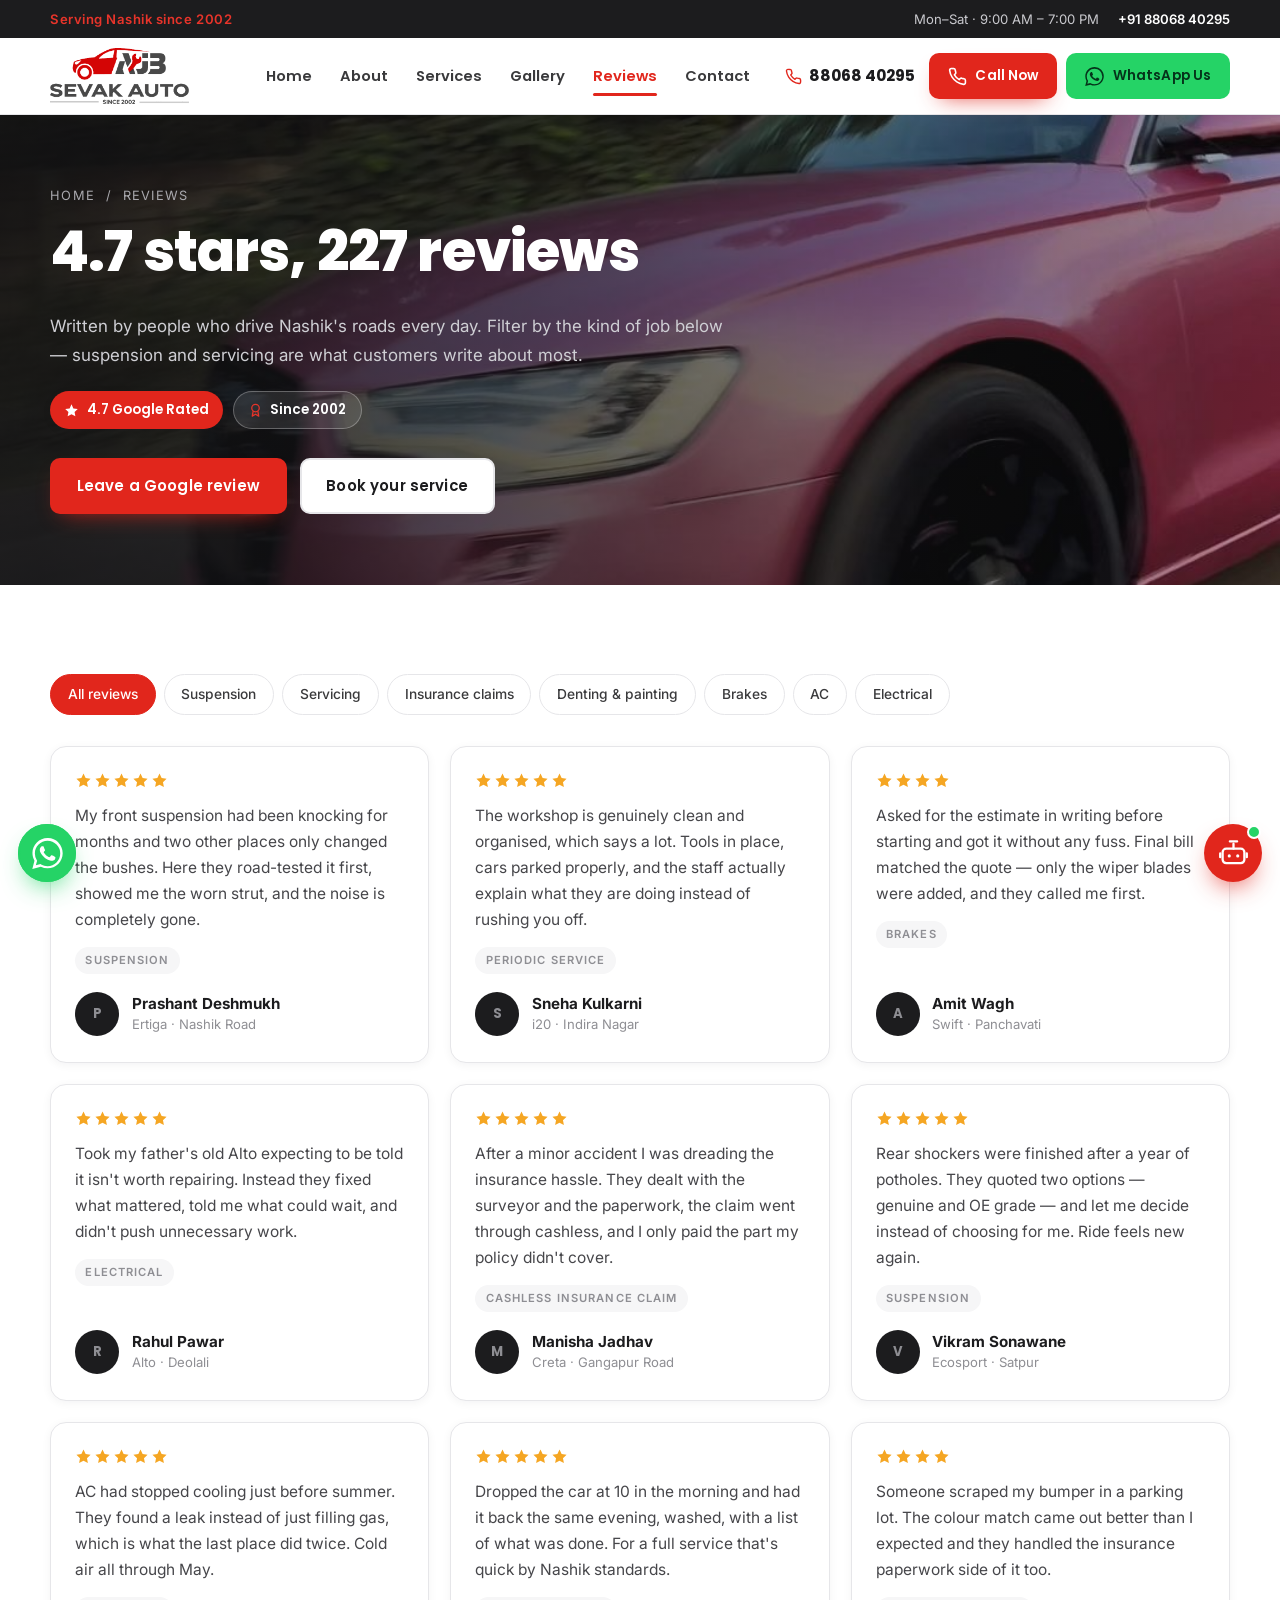
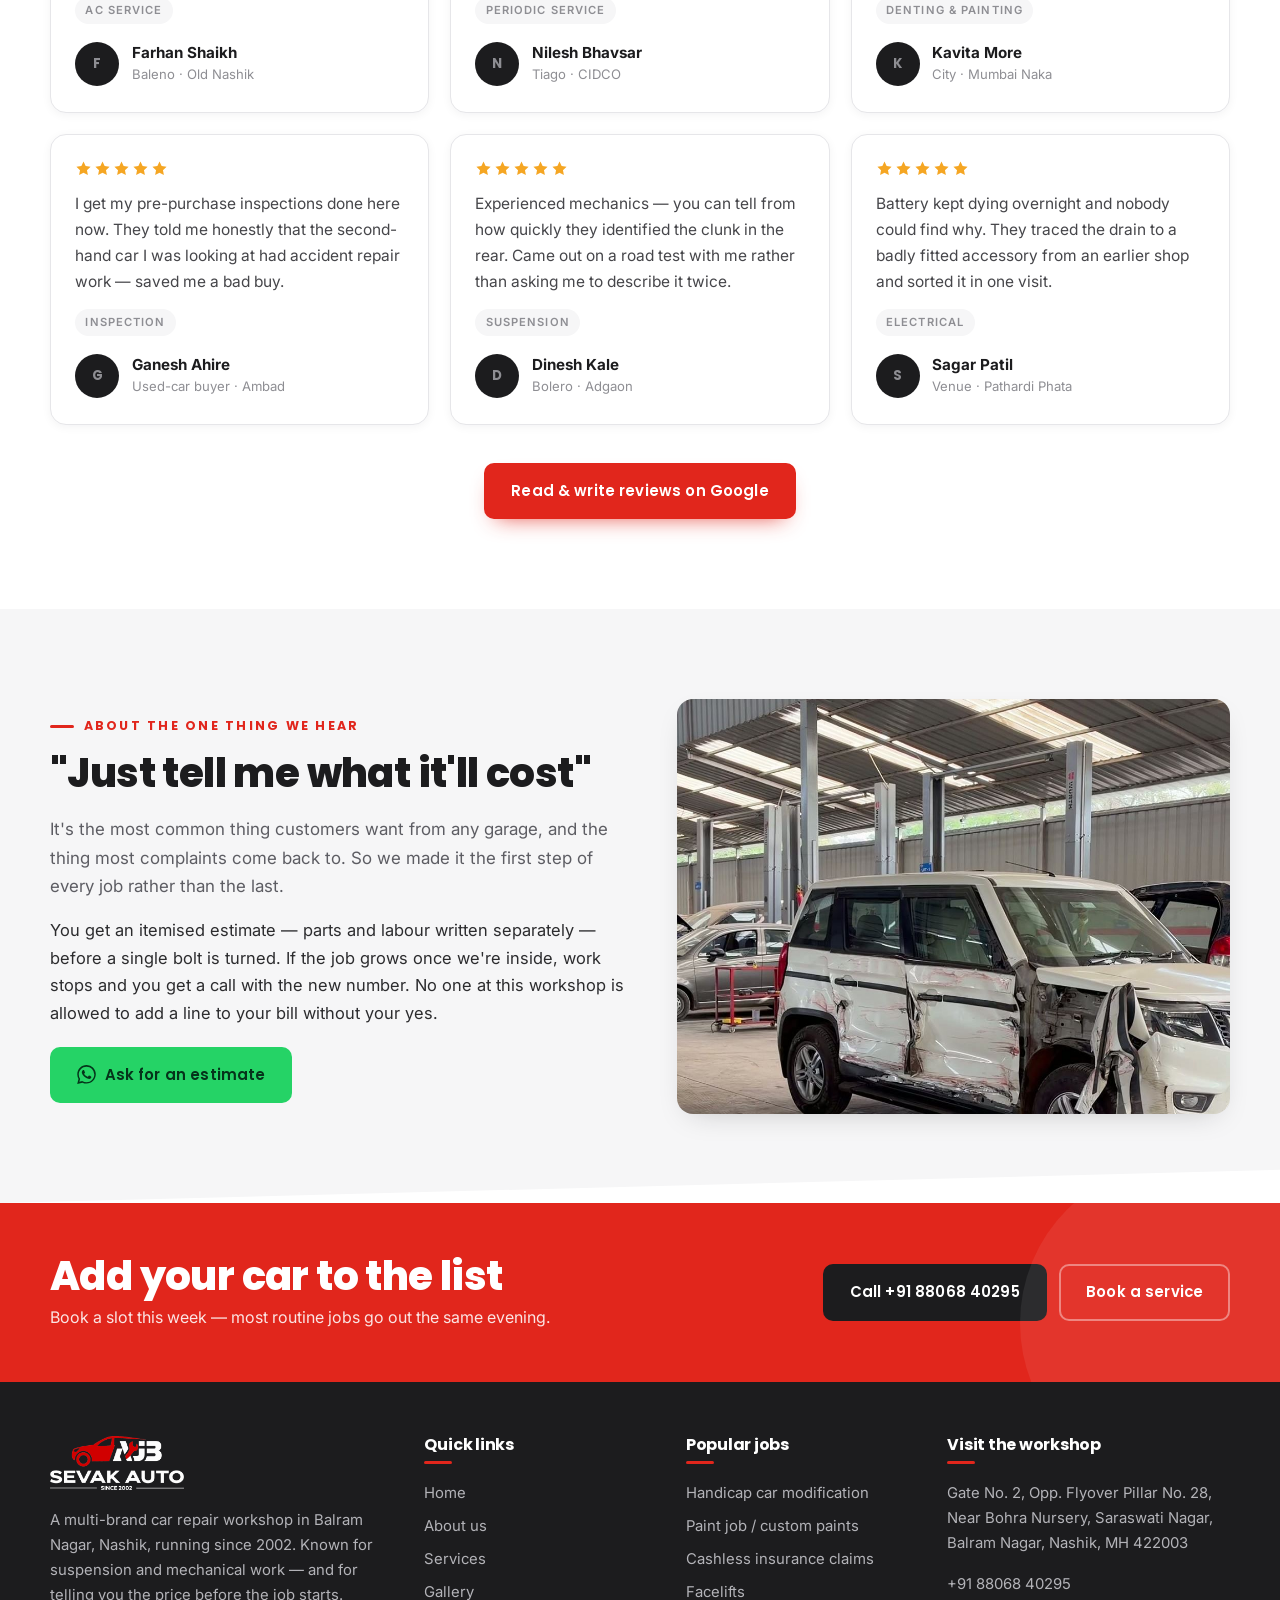
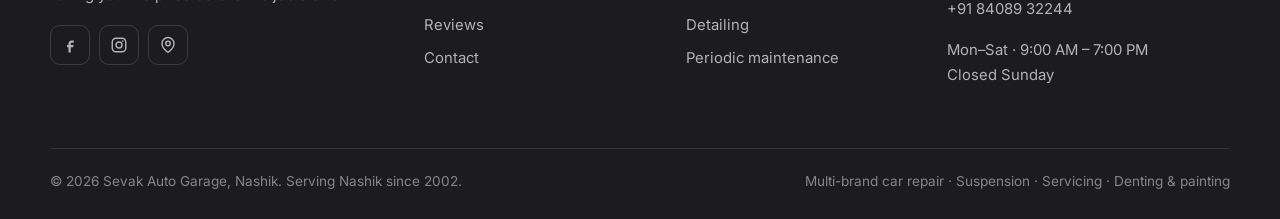
<file: testimonials.html>
<!DOCTYPE html>
<html lang="en">
<head>
<meta charset="utf-8">
<meta name="viewport" content="width=device-width, initial-scale=1">
<title>Sevak Auto Reviews | 4.7★ from 227 Google Reviews — Car Garage in Nashik</title>
<meta name="description" content="Read what Nashik drivers say about Sevak Auto Garage: suspension expertise, a clean organised workshop, experienced technicians and clear itemised billing. 4.7★ from 220+ reviews.">
<link rel="canonical" href="https://www.sevakauto.in/testimonials.html">
<meta property="og:url" content="https://www.sevakauto.in/testimonials.html">
<script type="application/ld+json">
{"@context": "https://schema.org", "@type": "BreadcrumbList", "itemListElement": [{"@type": "ListItem", "position": 1, "name": "Home", "item": "https://www.sevakauto.in/"}, {"@type": "ListItem", "position": 2, "name": "Reviews", "item": "https://www.sevakauto.in/testimonials.html"}]}
</script>
<meta name="theme-color" content="#e1261c">
<meta property="og:type" content="website">
<meta property="og:title" content="Customer reviews — Sevak Auto Garage, Nashik">
<meta property="og:description" content="Read what Nashik drivers say about Sevak Auto Garage: suspension expertise, a clean organised workshop, experienced technicians and clear itemised billing. 4.7★ from 220+ reviews.">
<meta property="og:image" content="https://www.sevakauto.in/img/og-image.jpg">
<meta property="og:site_name" content="Sevak Auto">
<meta property="og:locale" content="en_IN">
<meta name="twitter:card" content="summary_large_image">
<link rel="icon" href="img/favicon.png">
<link rel="apple-touch-icon" href="img/logo-mark.png">
<link rel="preconnect" href="https://fonts.googleapis.com">
<link rel="preconnect" href="https://fonts.gstatic.com" crossorigin>
<style>
/* critical above-the-fold paint */
body{margin:0;background:#fff;color:#2c2c2e;font-family:Inter,"Segoe UI",Roboto,system-ui,sans-serif}
.utility{background:#1c1c1e;min-height:34px}.site-head{min-height:76px;background:#fff}
.page-hero{background:#1c1c1e;min-height:240px}
</style>
<link rel="stylesheet" href="css/style.css">
<link rel="preload" as="style" href="https://fonts.googleapis.com/css2?family=Poppins:wght@600;700;800&family=Inter:wght@400;500;600&display=swap" onload="this.rel='stylesheet'">
<noscript><link rel="stylesheet" href="https://fonts.googleapis.com/css2?family=Poppins:wght@600;700;800&family=Inter:wght@400;500;600&display=swap"><style>.reveal{opacity:1;transform:none}</style></noscript>
<link rel="prefetch" href="contact.html" as="document">
<script src="js/main.js" defer></script>
</head>
<body>
<a class="skip" href="#main">Skip to content</a>

<div class="utility">
  <div class="wrap">
    <span class="u-since">Serving Nashik since 2002</span>
    <span class="u-right">
      <span>Mon–Sat · 9:00 AM – 7:00 PM</span>
      <a href="tel:+918806840295"><b>+91 88068 40295</b></a>
    </span>
  </div>
</div>

<header class="site-head">
  <div class="wrap head-inner">
    <a class="logo brand" href="index.html" aria-label="Sevak Auto Garage — home">
      <img class="logo__mark" src="img/logo.png" alt="Sevak Auto AJB — car repair garage in Nashik, since 2002" width="496" height="200" fetchpriority="high" decoding="async">
    </a>
    <nav class="nav" id="site-nav" aria-label="Main navigation">
      <a href="index.html">Home</a>
      <a href="about.html">About</a>
      <a href="services.html">Services</a>
      <a href="gallery.html">Gallery</a>
      <a href="testimonials.html">Reviews</a>
      <a href="contact.html">Contact</a>
    </nav>
    <div class="head-cta">
      <a class="head-phone" href="tel:+918806840295"><svg viewBox="0 0 24 24" fill="none" stroke="currentColor" stroke-width="2" stroke-linecap="round" stroke-linejoin="round" aria-hidden="true"><path d="M22 16.9v3a2 2 0 0 1-2.2 2 19.8 19.8 0 0 1-8.6-3.1 19.5 19.5 0 0 1-6-6A19.8 19.8 0 0 1 2.1 4.2 2 2 0 0 1 4.1 2h3a2 2 0 0 1 2 1.7c.1 1 .4 1.9.7 2.8a2 2 0 0 1-.5 2.1L8.1 9.9a16 16 0 0 0 6 6l1.3-1.3a2 2 0 0 1 2.1-.4c.9.3 1.8.6 2.8.7a2 2 0 0 1 1.7 2z"/></svg><span>88068 40295</span></a>
      <a class="btn btn--primary btn--sm" href="tel:+918806840295"><svg viewBox="0 0 24 24" fill="none" stroke="currentColor" stroke-width="2" stroke-linecap="round" stroke-linejoin="round" aria-hidden="true"><path d="M22 16.9v3a2 2 0 0 1-2.2 2 19.8 19.8 0 0 1-8.6-3.1 19.5 19.5 0 0 1-6-6A19.8 19.8 0 0 1 2.1 4.2 2 2 0 0 1 4.1 2h3a2 2 0 0 1 2 1.7c.1 1 .4 1.9.7 2.8a2 2 0 0 1-.5 2.1L8.1 9.9a16 16 0 0 0 6 6l1.3-1.3a2 2 0 0 1 2.1-.4c.9.3 1.8.6 2.8.7a2 2 0 0 1 1.7 2z"/></svg><span>Call Now</span></a>
      <a class="btn btn--wa btn--sm" href="https://wa.me/918806840295?text=Hi%2C%20I%20found%20you%20on%20your%20website%20and%20want%20to%20enquire%20about%20car%20service." target="_blank" rel="noopener"><svg viewBox="0 0 24 24" fill="currentColor" aria-hidden="true"><path d="M17.47 14.38c-.3-.15-1.75-.86-2.02-.96-.27-.1-.47-.15-.67.15-.2.3-.77.96-.94 1.16-.17.2-.35.22-.64.07-.3-.15-1.25-.46-2.38-1.47-.88-.79-1.47-1.76-1.65-2.05-.17-.3-.02-.46.13-.6.13-.13.3-.35.45-.52.15-.17.2-.3.3-.5.1-.2.05-.37-.02-.52-.08-.15-.67-1.61-.92-2.2-.24-.58-.49-.5-.67-.51h-.57c-.2 0-.52.07-.8.37-.27.3-1.04 1.02-1.04 2.48s1.07 2.88 1.22 3.08c.15.2 2.1 3.2 5.08 4.49.71.3 1.26.49 1.69.63.71.22 1.36.19 1.87.12.57-.09 1.75-.72 2-1.41.25-.69.25-1.28.17-1.41-.07-.13-.27-.2-.57-.35M12.05 21.8h-.02a9.8 9.8 0 0 1-4.99-1.37l-.36-.21-3.71.97.99-3.62-.23-.37a9.79 9.79 0 0 1-1.5-5.22c0-5.4 4.4-9.8 9.82-9.8 2.62 0 5.08 1.03 6.93 2.88a9.74 9.74 0 0 1 2.87 6.93c0 5.41-4.4 9.81-9.8 9.81M20.5 3.47A11.65 11.65 0 0 0 12.05 0C5.6 0 .35 5.25.35 11.7c0 2.06.54 4.07 1.56 5.85L.25 24l6.6-1.73a11.66 11.66 0 0 0 5.2 1.24h.01c6.45 0 11.7-5.25 11.7-11.7 0-3.13-1.22-6.07-3.43-8.28"/></svg><span>WhatsApp Us</span></a>
      <button class="burger" type="button" aria-label="Toggle menu" aria-controls="site-nav" aria-expanded="false"><span></span><span></span><span></span></button>
    </div>
  </div>
</header>

<main id="main">
  <section class="page-hero">
    <div class="page-hero__media">
      <img src="img/real/pink-audi.jpg" alt="A customer's Audi A6 after its colour change at Sevak Auto, Nashik" width="1080" height="810" fetchpriority="high" decoding="async">
    </div>
    <div class="wrap">
      <p class="crumbs"><a href="index.html">Home</a> &nbsp;/&nbsp; Reviews</p>
      <h1>4.7 stars, 227 reviews</h1>
      <p class="lead">Written by people who drive Nashik's roads every day. Filter by the kind of job below — suspension and servicing are what customers write about most.</p>
      <div class="hero__badges" style="margin-top:1.4rem">
        <span class="pill pill--red"><svg viewBox="0 0 24 24" fill="currentColor" aria-hidden="true"><path d="M12 2l3 6.6 7 .9-5.1 4.8 1.3 7L12 18l-6.2 3.3 1.3-7L2 9.5l7-.9z"/></svg>4.7 Google Rated</span>
        <span class="pill pill--outline"><svg viewBox="0 0 24 24" fill="none" stroke="currentColor" stroke-width="2" stroke-linecap="round" stroke-linejoin="round" aria-hidden="true"><circle cx="12" cy="8" r="6"/><path d="m8.2 13.4-1.4 7.6L12 18l5.2 3-1.4-7.6"/></svg>Since 2002</span>
      </div>
      <div class="btn-row" style="margin-top:1.5rem">
        <a class="btn btn--primary" href="https://www.google.com/maps/search/?api=1&amp;query=Sevak+Auto+Garage+Balram+Nagar+Nashik" target="_blank" rel="noopener">Leave a Google review</a>
        <a class="btn btn--ghost" href="contact.html">Book your service</a>
      </div>
    </div>
  </section>

  <section class="section">
    <div class="wrap">
      <div class="filters reveal" data-filters role="group" aria-label="Filter reviews by service">
        <button class="filter is-active" type="button" data-filter="all">All reviews</button>
        <button class="filter" type="button" data-filter="suspension">Suspension</button>
        <button class="filter" type="button" data-filter="service">Servicing</button>
        <button class="filter" type="button" data-filter="insurance">Insurance claims</button>
        <button class="filter" type="button" data-filter="body">Denting &amp; painting</button>
        <button class="filter" type="button" data-filter="brakes">Brakes</button>
        <button class="filter" type="button" data-filter="ac">AC</button>
        <button class="filter" type="button" data-filter="electrical">Electrical</button>
      </div>

      <div class="grid grid--3">

        <article class="quote reveal" data-review="suspension">
          <span class="stars" aria-label="5 out of 5 stars"><svg viewBox="0 0 24 24" fill="currentColor" aria-hidden="true"><path d="M12 2l3 6.6 7 .9-5.1 4.8 1.3 7L12 18l-6.2 3.3 1.3-7L2 9.5l7-.9z"/></svg><svg viewBox="0 0 24 24" fill="currentColor" aria-hidden="true"><path d="M12 2l3 6.6 7 .9-5.1 4.8 1.3 7L12 18l-6.2 3.3 1.3-7L2 9.5l7-.9z"/></svg><svg viewBox="0 0 24 24" fill="currentColor" aria-hidden="true"><path d="M12 2l3 6.6 7 .9-5.1 4.8 1.3 7L12 18l-6.2 3.3 1.3-7L2 9.5l7-.9z"/></svg><svg viewBox="0 0 24 24" fill="currentColor" aria-hidden="true"><path d="M12 2l3 6.6 7 .9-5.1 4.8 1.3 7L12 18l-6.2 3.3 1.3-7L2 9.5l7-.9z"/></svg><svg viewBox="0 0 24 24" fill="currentColor" aria-hidden="true"><path d="M12 2l3 6.6 7 .9-5.1 4.8 1.3 7L12 18l-6.2 3.3 1.3-7L2 9.5l7-.9z"/></svg></span>
          <p>My front suspension had been knocking for months and two other places only changed the bushes. Here they road-tested it first, showed me the worn strut, and the noise is completely gone.</p>
          <span class="tag">Suspension</span>
          <div class="quote__who"><span class="avatar" aria-hidden="true">P</span><span><b>Prashant Deshmukh</b><span>Ertiga · Nashik Road</span></span></div>
        </article>

        <article class="quote reveal" data-review="service">
          <span class="stars" aria-label="5 out of 5 stars"><svg viewBox="0 0 24 24" fill="currentColor" aria-hidden="true"><path d="M12 2l3 6.6 7 .9-5.1 4.8 1.3 7L12 18l-6.2 3.3 1.3-7L2 9.5l7-.9z"/></svg><svg viewBox="0 0 24 24" fill="currentColor" aria-hidden="true"><path d="M12 2l3 6.6 7 .9-5.1 4.8 1.3 7L12 18l-6.2 3.3 1.3-7L2 9.5l7-.9z"/></svg><svg viewBox="0 0 24 24" fill="currentColor" aria-hidden="true"><path d="M12 2l3 6.6 7 .9-5.1 4.8 1.3 7L12 18l-6.2 3.3 1.3-7L2 9.5l7-.9z"/></svg><svg viewBox="0 0 24 24" fill="currentColor" aria-hidden="true"><path d="M12 2l3 6.6 7 .9-5.1 4.8 1.3 7L12 18l-6.2 3.3 1.3-7L2 9.5l7-.9z"/></svg><svg viewBox="0 0 24 24" fill="currentColor" aria-hidden="true"><path d="M12 2l3 6.6 7 .9-5.1 4.8 1.3 7L12 18l-6.2 3.3 1.3-7L2 9.5l7-.9z"/></svg></span>
          <p>The workshop is genuinely clean and organised, which says a lot. Tools in place, cars parked properly, and the staff actually explain what they are doing instead of rushing you off.</p>
          <span class="tag">Periodic service</span>
          <div class="quote__who"><span class="avatar" aria-hidden="true">S</span><span><b>Sneha Kulkarni</b><span>i20 · Indira Nagar</span></span></div>
        </article>

        <article class="quote reveal" data-review="brakes">
          <span class="stars" aria-label="4 out of 5 stars"><svg viewBox="0 0 24 24" fill="currentColor" aria-hidden="true"><path d="M12 2l3 6.6 7 .9-5.1 4.8 1.3 7L12 18l-6.2 3.3 1.3-7L2 9.5l7-.9z"/></svg><svg viewBox="0 0 24 24" fill="currentColor" aria-hidden="true"><path d="M12 2l3 6.6 7 .9-5.1 4.8 1.3 7L12 18l-6.2 3.3 1.3-7L2 9.5l7-.9z"/></svg><svg viewBox="0 0 24 24" fill="currentColor" aria-hidden="true"><path d="M12 2l3 6.6 7 .9-5.1 4.8 1.3 7L12 18l-6.2 3.3 1.3-7L2 9.5l7-.9z"/></svg><svg viewBox="0 0 24 24" fill="currentColor" aria-hidden="true"><path d="M12 2l3 6.6 7 .9-5.1 4.8 1.3 7L12 18l-6.2 3.3 1.3-7L2 9.5l7-.9z"/></svg></span>
          <p>Asked for the estimate in writing before starting and got it without any fuss. Final bill matched the quote — only the wiper blades were added, and they called me first.</p>
          <span class="tag">Brakes</span>
          <div class="quote__who"><span class="avatar" aria-hidden="true">A</span><span><b>Amit Wagh</b><span>Swift · Panchavati</span></span></div>
        </article>

        <article class="quote reveal" data-review="electrical">
          <span class="stars" aria-label="5 out of 5 stars"><svg viewBox="0 0 24 24" fill="currentColor" aria-hidden="true"><path d="M12 2l3 6.6 7 .9-5.1 4.8 1.3 7L12 18l-6.2 3.3 1.3-7L2 9.5l7-.9z"/></svg><svg viewBox="0 0 24 24" fill="currentColor" aria-hidden="true"><path d="M12 2l3 6.6 7 .9-5.1 4.8 1.3 7L12 18l-6.2 3.3 1.3-7L2 9.5l7-.9z"/></svg><svg viewBox="0 0 24 24" fill="currentColor" aria-hidden="true"><path d="M12 2l3 6.6 7 .9-5.1 4.8 1.3 7L12 18l-6.2 3.3 1.3-7L2 9.5l7-.9z"/></svg><svg viewBox="0 0 24 24" fill="currentColor" aria-hidden="true"><path d="M12 2l3 6.6 7 .9-5.1 4.8 1.3 7L12 18l-6.2 3.3 1.3-7L2 9.5l7-.9z"/></svg><svg viewBox="0 0 24 24" fill="currentColor" aria-hidden="true"><path d="M12 2l3 6.6 7 .9-5.1 4.8 1.3 7L12 18l-6.2 3.3 1.3-7L2 9.5l7-.9z"/></svg></span>
          <p>Took my father's old Alto expecting to be told it isn't worth repairing. Instead they fixed what mattered, told me what could wait, and didn't push unnecessary work.</p>
          <span class="tag">Electrical</span>
          <div class="quote__who"><span class="avatar" aria-hidden="true">R</span><span><b>Rahul Pawar</b><span>Alto · Deolali</span></span></div>
        </article>

        <article class="quote reveal" data-review="insurance">
          <span class="stars" aria-label="5 out of 5 stars"><svg viewBox="0 0 24 24" fill="currentColor" aria-hidden="true"><path d="M12 2l3 6.6 7 .9-5.1 4.8 1.3 7L12 18l-6.2 3.3 1.3-7L2 9.5l7-.9z"/></svg><svg viewBox="0 0 24 24" fill="currentColor" aria-hidden="true"><path d="M12 2l3 6.6 7 .9-5.1 4.8 1.3 7L12 18l-6.2 3.3 1.3-7L2 9.5l7-.9z"/></svg><svg viewBox="0 0 24 24" fill="currentColor" aria-hidden="true"><path d="M12 2l3 6.6 7 .9-5.1 4.8 1.3 7L12 18l-6.2 3.3 1.3-7L2 9.5l7-.9z"/></svg><svg viewBox="0 0 24 24" fill="currentColor" aria-hidden="true"><path d="M12 2l3 6.6 7 .9-5.1 4.8 1.3 7L12 18l-6.2 3.3 1.3-7L2 9.5l7-.9z"/></svg><svg viewBox="0 0 24 24" fill="currentColor" aria-hidden="true"><path d="M12 2l3 6.6 7 .9-5.1 4.8 1.3 7L12 18l-6.2 3.3 1.3-7L2 9.5l7-.9z"/></svg></span>
          <p>After a minor accident I was dreading the insurance hassle. They dealt with the surveyor and the paperwork, the claim went through cashless, and I only paid the part my policy didn't cover.</p>
          <span class="tag">Cashless insurance claim</span>
          <div class="quote__who"><span class="avatar" aria-hidden="true">M</span><span><b>Manisha Jadhav</b><span>Creta · Gangapur Road</span></span></div>
        </article>

        <article class="quote reveal" data-review="suspension">
          <span class="stars" aria-label="5 out of 5 stars"><svg viewBox="0 0 24 24" fill="currentColor" aria-hidden="true"><path d="M12 2l3 6.6 7 .9-5.1 4.8 1.3 7L12 18l-6.2 3.3 1.3-7L2 9.5l7-.9z"/></svg><svg viewBox="0 0 24 24" fill="currentColor" aria-hidden="true"><path d="M12 2l3 6.6 7 .9-5.1 4.8 1.3 7L12 18l-6.2 3.3 1.3-7L2 9.5l7-.9z"/></svg><svg viewBox="0 0 24 24" fill="currentColor" aria-hidden="true"><path d="M12 2l3 6.6 7 .9-5.1 4.8 1.3 7L12 18l-6.2 3.3 1.3-7L2 9.5l7-.9z"/></svg><svg viewBox="0 0 24 24" fill="currentColor" aria-hidden="true"><path d="M12 2l3 6.6 7 .9-5.1 4.8 1.3 7L12 18l-6.2 3.3 1.3-7L2 9.5l7-.9z"/></svg><svg viewBox="0 0 24 24" fill="currentColor" aria-hidden="true"><path d="M12 2l3 6.6 7 .9-5.1 4.8 1.3 7L12 18l-6.2 3.3 1.3-7L2 9.5l7-.9z"/></svg></span>
          <p>Rear shockers were finished after a year of potholes. They quoted two options — genuine and OE grade — and let me decide instead of choosing for me. Ride feels new again.</p>
          <span class="tag">Suspension</span>
          <div class="quote__who"><span class="avatar" aria-hidden="true">V</span><span><b>Vikram Sonawane</b><span>Ecosport · Satpur</span></span></div>
        </article>

        <article class="quote reveal" data-review="ac">
          <span class="stars" aria-label="5 out of 5 stars"><svg viewBox="0 0 24 24" fill="currentColor" aria-hidden="true"><path d="M12 2l3 6.6 7 .9-5.1 4.8 1.3 7L12 18l-6.2 3.3 1.3-7L2 9.5l7-.9z"/></svg><svg viewBox="0 0 24 24" fill="currentColor" aria-hidden="true"><path d="M12 2l3 6.6 7 .9-5.1 4.8 1.3 7L12 18l-6.2 3.3 1.3-7L2 9.5l7-.9z"/></svg><svg viewBox="0 0 24 24" fill="currentColor" aria-hidden="true"><path d="M12 2l3 6.6 7 .9-5.1 4.8 1.3 7L12 18l-6.2 3.3 1.3-7L2 9.5l7-.9z"/></svg><svg viewBox="0 0 24 24" fill="currentColor" aria-hidden="true"><path d="M12 2l3 6.6 7 .9-5.1 4.8 1.3 7L12 18l-6.2 3.3 1.3-7L2 9.5l7-.9z"/></svg><svg viewBox="0 0 24 24" fill="currentColor" aria-hidden="true"><path d="M12 2l3 6.6 7 .9-5.1 4.8 1.3 7L12 18l-6.2 3.3 1.3-7L2 9.5l7-.9z"/></svg></span>
          <p>AC had stopped cooling just before summer. They found a leak instead of just filling gas, which is what the last place did twice. Cold air all through May.</p>
          <span class="tag">AC service</span>
          <div class="quote__who"><span class="avatar" aria-hidden="true">F</span><span><b>Farhan Shaikh</b><span>Baleno · Old Nashik</span></span></div>
        </article>

        <article class="quote reveal" data-review="service">
          <span class="stars" aria-label="5 out of 5 stars"><svg viewBox="0 0 24 24" fill="currentColor" aria-hidden="true"><path d="M12 2l3 6.6 7 .9-5.1 4.8 1.3 7L12 18l-6.2 3.3 1.3-7L2 9.5l7-.9z"/></svg><svg viewBox="0 0 24 24" fill="currentColor" aria-hidden="true"><path d="M12 2l3 6.6 7 .9-5.1 4.8 1.3 7L12 18l-6.2 3.3 1.3-7L2 9.5l7-.9z"/></svg><svg viewBox="0 0 24 24" fill="currentColor" aria-hidden="true"><path d="M12 2l3 6.6 7 .9-5.1 4.8 1.3 7L12 18l-6.2 3.3 1.3-7L2 9.5l7-.9z"/></svg><svg viewBox="0 0 24 24" fill="currentColor" aria-hidden="true"><path d="M12 2l3 6.6 7 .9-5.1 4.8 1.3 7L12 18l-6.2 3.3 1.3-7L2 9.5l7-.9z"/></svg><svg viewBox="0 0 24 24" fill="currentColor" aria-hidden="true"><path d="M12 2l3 6.6 7 .9-5.1 4.8 1.3 7L12 18l-6.2 3.3 1.3-7L2 9.5l7-.9z"/></svg></span>
          <p>Dropped the car at 10 in the morning and had it back the same evening, washed, with a list of what was done. For a full service that's quick by Nashik standards.</p>
          <span class="tag">Periodic service</span>
          <div class="quote__who"><span class="avatar" aria-hidden="true">N</span><span><b>Nilesh Bhavsar</b><span>Tiago · CIDCO</span></span></div>
        </article>

        <article class="quote reveal" data-review="body">
          <span class="stars" aria-label="4 out of 5 stars"><svg viewBox="0 0 24 24" fill="currentColor" aria-hidden="true"><path d="M12 2l3 6.6 7 .9-5.1 4.8 1.3 7L12 18l-6.2 3.3 1.3-7L2 9.5l7-.9z"/></svg><svg viewBox="0 0 24 24" fill="currentColor" aria-hidden="true"><path d="M12 2l3 6.6 7 .9-5.1 4.8 1.3 7L12 18l-6.2 3.3 1.3-7L2 9.5l7-.9z"/></svg><svg viewBox="0 0 24 24" fill="currentColor" aria-hidden="true"><path d="M12 2l3 6.6 7 .9-5.1 4.8 1.3 7L12 18l-6.2 3.3 1.3-7L2 9.5l7-.9z"/></svg><svg viewBox="0 0 24 24" fill="currentColor" aria-hidden="true"><path d="M12 2l3 6.6 7 .9-5.1 4.8 1.3 7L12 18l-6.2 3.3 1.3-7L2 9.5l7-.9z"/></svg></span>
          <p>Someone scraped my bumper in a parking lot. The colour match came out better than I expected and they handled the insurance paperwork side of it too.</p>
          <span class="tag">Denting &amp; painting</span>
          <div class="quote__who"><span class="avatar" aria-hidden="true">K</span><span><b>Kavita More</b><span>City · Mumbai Naka</span></span></div>
        </article>

        <article class="quote reveal" data-review="service">
          <span class="stars" aria-label="5 out of 5 stars"><svg viewBox="0 0 24 24" fill="currentColor" aria-hidden="true"><path d="M12 2l3 6.6 7 .9-5.1 4.8 1.3 7L12 18l-6.2 3.3 1.3-7L2 9.5l7-.9z"/></svg><svg viewBox="0 0 24 24" fill="currentColor" aria-hidden="true"><path d="M12 2l3 6.6 7 .9-5.1 4.8 1.3 7L12 18l-6.2 3.3 1.3-7L2 9.5l7-.9z"/></svg><svg viewBox="0 0 24 24" fill="currentColor" aria-hidden="true"><path d="M12 2l3 6.6 7 .9-5.1 4.8 1.3 7L12 18l-6.2 3.3 1.3-7L2 9.5l7-.9z"/></svg><svg viewBox="0 0 24 24" fill="currentColor" aria-hidden="true"><path d="M12 2l3 6.6 7 .9-5.1 4.8 1.3 7L12 18l-6.2 3.3 1.3-7L2 9.5l7-.9z"/></svg><svg viewBox="0 0 24 24" fill="currentColor" aria-hidden="true"><path d="M12 2l3 6.6 7 .9-5.1 4.8 1.3 7L12 18l-6.2 3.3 1.3-7L2 9.5l7-.9z"/></svg></span>
          <p>I get my pre-purchase inspections done here now. They told me honestly that the second-hand car I was looking at had accident repair work — saved me a bad buy.</p>
          <span class="tag">Inspection</span>
          <div class="quote__who"><span class="avatar" aria-hidden="true">G</span><span><b>Ganesh Ahire</b><span>Used-car buyer · Ambad</span></span></div>
        </article>

        <article class="quote reveal" data-review="suspension">
          <span class="stars" aria-label="5 out of 5 stars"><svg viewBox="0 0 24 24" fill="currentColor" aria-hidden="true"><path d="M12 2l3 6.6 7 .9-5.1 4.8 1.3 7L12 18l-6.2 3.3 1.3-7L2 9.5l7-.9z"/></svg><svg viewBox="0 0 24 24" fill="currentColor" aria-hidden="true"><path d="M12 2l3 6.6 7 .9-5.1 4.8 1.3 7L12 18l-6.2 3.3 1.3-7L2 9.5l7-.9z"/></svg><svg viewBox="0 0 24 24" fill="currentColor" aria-hidden="true"><path d="M12 2l3 6.6 7 .9-5.1 4.8 1.3 7L12 18l-6.2 3.3 1.3-7L2 9.5l7-.9z"/></svg><svg viewBox="0 0 24 24" fill="currentColor" aria-hidden="true"><path d="M12 2l3 6.6 7 .9-5.1 4.8 1.3 7L12 18l-6.2 3.3 1.3-7L2 9.5l7-.9z"/></svg><svg viewBox="0 0 24 24" fill="currentColor" aria-hidden="true"><path d="M12 2l3 6.6 7 .9-5.1 4.8 1.3 7L12 18l-6.2 3.3 1.3-7L2 9.5l7-.9z"/></svg></span>
          <p>Experienced mechanics — you can tell from how quickly they identified the clunk in the rear. Came out on a road test with me rather than asking me to describe it twice.</p>
          <span class="tag">Suspension</span>
          <div class="quote__who"><span class="avatar" aria-hidden="true">D</span><span><b>Dinesh Kale</b><span>Bolero · Adgaon</span></span></div>
        </article>

        <article class="quote reveal" data-review="electrical">
          <span class="stars" aria-label="5 out of 5 stars"><svg viewBox="0 0 24 24" fill="currentColor" aria-hidden="true"><path d="M12 2l3 6.6 7 .9-5.1 4.8 1.3 7L12 18l-6.2 3.3 1.3-7L2 9.5l7-.9z"/></svg><svg viewBox="0 0 24 24" fill="currentColor" aria-hidden="true"><path d="M12 2l3 6.6 7 .9-5.1 4.8 1.3 7L12 18l-6.2 3.3 1.3-7L2 9.5l7-.9z"/></svg><svg viewBox="0 0 24 24" fill="currentColor" aria-hidden="true"><path d="M12 2l3 6.6 7 .9-5.1 4.8 1.3 7L12 18l-6.2 3.3 1.3-7L2 9.5l7-.9z"/></svg><svg viewBox="0 0 24 24" fill="currentColor" aria-hidden="true"><path d="M12 2l3 6.6 7 .9-5.1 4.8 1.3 7L12 18l-6.2 3.3 1.3-7L2 9.5l7-.9z"/></svg><svg viewBox="0 0 24 24" fill="currentColor" aria-hidden="true"><path d="M12 2l3 6.6 7 .9-5.1 4.8 1.3 7L12 18l-6.2 3.3 1.3-7L2 9.5l7-.9z"/></svg></span>
          <p>Battery kept dying overnight and nobody could find why. They traced the drain to a badly fitted accessory from an earlier shop and sorted it in one visit.</p>
          <span class="tag">Electrical</span>
          <div class="quote__who"><span class="avatar" aria-hidden="true">S</span><span><b>Sagar Patil</b><span>Venue · Pathardi Phata</span></span></div>
        </article>

      </div>

      <div class="btn-row btn-row--center reveal" style="margin-top:2.4rem">
        <a class="btn btn--primary" href="https://www.google.com/maps/search/?api=1&amp;query=Sevak+Auto+Garage+Balram+Nagar+Nashik" target="_blank" rel="noopener">Read &amp; write reviews on Google</a>
      </div>
    </div>
  </section>

  <section class="section section--tint section--slant-bottom">
    <div class="wrap split">
      <div class="reveal">
        <span class="eyebrow">About the one thing we hear</span>
        <h2>"Just tell me what it'll cost"</h2>
        <p class="lead">It's the most common thing customers want from any garage, and the thing most complaints come back to. So we made it the first step of every job rather than the last.</p>
        <p>You get an itemised estimate — parts and labour written separately — before a single bolt is turned. If the job grows once we're inside, work stops and you get a call with the new number. No one at this workshop is allowed to add a line to your bill without your yes.</p>
        <div class="btn-row" style="margin-top:1.2rem">
          <a class="btn btn--wa" href="https://wa.me/918806840295?text=Hi%2C%20I%27d%20like%20an%20itemised%20estimate%20before%20booking.%20My%20car%20and%20issue%3A" target="_blank" rel="noopener"><svg viewBox="0 0 24 24" fill="currentColor" aria-hidden="true"><path d="M17.47 14.38c-.3-.15-1.75-.86-2.02-.96-.27-.1-.47-.15-.67.15-.2.3-.77.96-.94 1.16-.17.2-.35.22-.64.07-.3-.15-1.25-.46-2.38-1.47-.88-.79-1.47-1.76-1.65-2.05-.17-.3-.02-.46.13-.6.13-.13.3-.35.45-.52.15-.17.2-.3.3-.5.1-.2.05-.37-.02-.52-.08-.15-.67-1.61-.92-2.2-.24-.58-.49-.5-.67-.51h-.57c-.2 0-.52.07-.8.37-.27.3-1.04 1.02-1.04 2.48s1.07 2.88 1.22 3.08c.15.2 2.1 3.2 5.08 4.49.71.3 1.26.49 1.69.63.71.22 1.36.19 1.87.12.57-.09 1.75-.72 2-1.41.25-.69.25-1.28.17-1.41-.07-.13-.27-.2-.57-.35M12.05 21.8h-.02a9.8 9.8 0 0 1-4.99-1.37l-.36-.21-3.71.97.99-3.62-.23-.37a9.79 9.79 0 0 1-1.5-5.22c0-5.4 4.4-9.8 9.82-9.8 2.62 0 5.08 1.03 6.93 2.88a9.74 9.74 0 0 1 2.87 6.93c0 5.41-4.4 9.81-9.8 9.81M20.5 3.47A11.65 11.65 0 0 0 12.05 0C5.6 0 .35 5.25.35 11.7c0 2.06.54 4.07 1.56 5.85L.25 24l6.6-1.73a11.66 11.66 0 0 0 5.2 1.24h.01c6.45 0 11.7-5.25 11.7-11.7 0-3.13-1.22-6.07-3.43-8.28"/></svg>Ask for an estimate</a>
        </div>
      </div>
      <div class="reveal">
        <div class="frame">
          <img src="img/real/bolero-damage.jpg" alt="Accident-damaged Bolero Neo inspected before an estimate is written" width="1080" height="810" loading="lazy" decoding="async">
        </div>
      </div>
    </div>
  </section>

  <section class="cta-band">
    <div class="wrap">
      <div>
        <h2>Add your car to the list</h2>
        <p>Book a slot this week — most routine jobs go out the same evening.</p>
      </div>
      <div class="btn-row">
        <a class="btn btn--dark" href="tel:+918806840295">Call +91 88068 40295</a>
        <a class="btn btn--ghost" href="contact.html">Book a service</a>
      </div>
    </div>
  </section>

</main>

<footer class="site-foot">
  <div class="wrap">
    <div class="foot-grid">
      <div>
        <a class="logo" href="index.html" style="margin-bottom:1.1rem">
          <img class="logo__mark" src="img/logo-light.png" alt="Sevak Auto AJB — car repair garage in Nashik, since 2002" width="496" height="200" loading="lazy" decoding="async">
        </a>
        <p>A multi-brand car repair workshop in Balram Nagar, Nashik, running since 2002. Known for suspension and mechanical work — and for telling you the price before the job starts.</p>
        <div class="socials">
          <a href="#" aria-label="Facebook (coming soon)"><svg viewBox="0 0 24 24" fill="currentColor" aria-hidden="true"><path d="M14 9h3V6h-3c-2.2 0-4 1.8-4 4v2H8v3h2v7h3v-7h3l1-3h-4v-2c0-.6.4-1 1-1z"/></svg></a>
          <a href="https://www.instagram.com/_sevakauto/" target="_blank" rel="noopener" aria-label="Sevak Auto on Instagram"><svg viewBox="0 0 24 24" fill="none" stroke="currentColor" stroke-width="1.9"><rect x="3" y="3" width="18" height="18" rx="5"/><circle cx="12" cy="12" r="4"/><circle cx="17.2" cy="6.8" r="1.1" fill="currentColor" stroke="none"/></svg></a>
          <a href="https://maps.google.com/?cid=8612009802358916060" target="_blank" rel="noopener" aria-label="Sevak Auto on Google Maps — reviews and directions"><svg viewBox="0 0 24 24" fill="none" stroke="currentColor" stroke-width="1.9" stroke-linecap="round" stroke-linejoin="round"><path d="M20 10c0 6-8 12-8 12s-8-6-8-12a8 8 0 0 1 16 0z"/><circle cx="12" cy="10" r="3"/></svg></a>
        </div>
      </div>
      <div>
        <h4>Quick links</h4>
        <ul class="foot-links">
          <li><a href="index.html">Home</a></li>
          <li><a href="about.html">About us</a></li>
          <li><a href="services.html">Services</a></li>
          <li><a href="gallery.html">Gallery</a></li>
          <li><a href="testimonials.html">Reviews</a></li>
          <li><a href="contact.html">Contact</a></li>
        </ul>
      </div>
      <div>
        <h4>Popular jobs</h4>
        <ul class="foot-links">
          <li><a href="services.html#handicap">Handicap car modification</a></li>
          <li><a href="services.html#paint">Paint job / custom paints</a></li>
          <li><a href="services.html#insurance">Cashless insurance claims</a></li>
          <li><a href="services.html#facelift">Facelifts</a></li>
          <li><a href="services.html#detailing">Detailing</a></li>
          <li><a href="services.html#service">Periodic maintenance</a></li>
        </ul>
      </div>
      <div>
        <h4>Visit the workshop</h4>
        <p>Gate No. 2, Opp. Flyover Pillar No. 28,<br>Near Bohra Nursery, Saraswati Nagar,<br>Balram Nagar, Nashik, MH 422003</p>
        <p><a href="tel:+918806840295">+91 88068 40295</a><br><a href="tel:+918408932244">+91 84089 32244</a></p>
        <p>Mon–Sat · 9:00 AM – 7:00 PM<br>Closed Sunday</p>
      </div>
    </div>
    <div class="foot-bottom">
      <span>&copy; <span data-year>2026</span> Sevak Auto Garage, Nashik. Serving Nashik since 2002.</span>
      <span>Multi-brand car repair · Suspension · Servicing · Denting &amp; painting</span>
    </div>
  </div>
</footer>

<div id="widgets">
  <a class="fab-wa" href="https://wa.me/918806840295?text=Hi%2C%20I%20found%20you%20on%20your%20website%20and%20want%20to%20enquire%20about%20car%20service." target="_blank" rel="noopener" aria-label="Chat with Sevak Auto Garage on WhatsApp"><svg viewBox="0 0 24 24" fill="currentColor" aria-hidden="true"><path d="M17.47 14.38c-.3-.15-1.75-.86-2.02-.96-.27-.1-.47-.15-.67.15-.2.3-.77.96-.94 1.16-.17.2-.35.22-.64.07-.3-.15-1.25-.46-2.38-1.47-.88-.79-1.47-1.76-1.65-2.05-.17-.3-.02-.46.13-.6.13-.13.3-.35.45-.52.15-.17.2-.3.3-.5.1-.2.05-.37-.02-.52-.08-.15-.67-1.61-.92-2.2-.24-.58-.49-.5-.67-.51h-.57c-.2 0-.52.07-.8.37-.27.3-1.04 1.02-1.04 2.48s1.07 2.88 1.22 3.08c.15.2 2.1 3.2 5.08 4.49.71.3 1.26.49 1.69.63.71.22 1.36.19 1.87.12.57-.09 1.75-.72 2-1.41.25-.69.25-1.28.17-1.41-.07-.13-.27-.2-.57-.35M12.05 21.8h-.02a9.8 9.8 0 0 1-4.99-1.37l-.36-.21-3.71.97.99-3.62-.23-.37a9.79 9.79 0 0 1-1.5-5.22c0-5.4 4.4-9.8 9.82-9.8 2.62 0 5.08 1.03 6.93 2.88a9.74 9.74 0 0 1 2.87 6.93c0 5.41-4.4 9.81-9.8 9.81M20.5 3.47A11.65 11.65 0 0 0 12.05 0C5.6 0 .35 5.25.35 11.7c0 2.06.54 4.07 1.56 5.85L.25 24l6.6-1.73a11.66 11.66 0 0 0 5.2 1.24h.01c6.45 0 11.7-5.25 11.7-11.7 0-3.13-1.22-6.07-3.43-8.28"/></svg><span class="fab-wa__tip">Chat with us on WhatsApp</span></a>
</div>
</body>
</html>
</file>
<file: css/style.css>
/* ============================================================
   Sevak Auto Garage, Nashik — shared stylesheet
   Palette pulled from the workshop logo: signal red, graphite
   charcoal, white / warm off-white, brushed-steel gray.
   ============================================================ */

:root {
  --red: #e1261c;
  --red-l: #e8342a;
  --red-d: #c11d14;
  --red-soft: rgba(225, 38, 28, .08);
  --charcoal: #3a3a3c;
  --ink: #1c1c1e;
  --ink-2: #26262a;
  --gray: #8e8e93;
  --gray-l: #a9a9ae;
  --line: #e6e6e9;
  --line-d: rgba(255, 255, 255, .12);
  --paper: #ffffff;
  --paper-2: #f6f6f7;
  --text: #2c2c2e;
  --shadow-sm: 0 2px 10px rgba(28, 28, 30, .05);
  --shadow: 0 10px 30px -14px rgba(28, 28, 30, .26);
  --shadow-lg: 0 22px 48px -20px rgba(28, 28, 30, .34);
  --radius: 10px;
  --radius-lg: 16px;
  --wrap: 1180px;
  --head-h: 76px;
}

*, *::before, *::after { box-sizing: border-box; }

html { scroll-behavior: smooth; -webkit-text-size-adjust: 100%; }
@media (prefers-reduced-motion: reduce) {
  html { scroll-behavior: auto; }
  *, *::before, *::after { animation-duration: .001ms !important; transition-duration: .001ms !important; }
}

body {
  margin: 0;
  background: var(--paper);
  color: var(--text);
  font-family: Inter, "Segoe UI", Roboto, system-ui, -apple-system, sans-serif;
  font-size: 16.5px;
  line-height: 1.68;
  -webkit-font-smoothing: antialiased;
  overflow-x: hidden;
}

img { max-width: 100%; display: block; }
[hidden] { display: none !important; }
a { color: inherit; text-decoration: none; }
button { font: inherit; color: inherit; }

h1, h2, h3, h4 {
  font-family: Poppins, "Segoe UI", sans-serif;
  font-weight: 800;
  line-height: 1.12;
  letter-spacing: -.015em;
  color: var(--ink);
  margin: 0 0 .5em;
}
h1 { font-size: clamp(2.1rem, 5.4vw, 3.5rem); }
h2 { font-size: clamp(1.65rem, 3.6vw, 2.5rem); }
h3 { font-size: clamp(1.1rem, 1.9vw, 1.3rem); font-weight: 700; }
p { margin: 0 0 1rem; }

.wrap { width: min(100% - 2.4rem, var(--wrap)); margin-inline: auto; }
.section { padding-block: clamp(3.4rem, 7vw, 5.8rem); position: relative; }
.section--tint { background: var(--paper-2); }
.section--dark { background: var(--ink); color: #e9e9ec; }
.section--dark h2, .section--dark h3 { color: #fff; }
.section--dark .lead { color: #b3b3b8; }

/* diagonal section breaks, echoing the car silhouette's cut lines */
.section--slant-top { clip-path: polygon(0 2.6vw, 100% 0, 100% 100%, 0 100%); margin-top: -2.4vw; }
.section--slant-bottom { clip-path: polygon(0 0, 100% 0, 100% calc(100% - 2.6vw), 0 100%); }
@media (max-width: 700px) {
  .section--slant-top { clip-path: polygon(0 4.4vw, 100% 0, 100% 100%, 0 100%); margin-top: -4vw; }
  .section--slant-bottom { clip-path: polygon(0 0, 100% 0, 100% calc(100% - 4.4vw), 0 100%); }
}

.eyebrow {
  display: inline-flex; align-items: center; gap: .6rem;
  font-family: Poppins, sans-serif; font-size: .78rem; font-weight: 700;
  letter-spacing: .18em; text-transform: uppercase; color: var(--red);
  margin-bottom: .85rem;
}
.eyebrow::before { content: ""; width: 24px; height: 3px; border-radius: 2px; background: var(--red); display: block; }

.lead { font-size: 1.06rem; color: #5d5d63; max-width: 62ch; }
.muted { color: var(--gray); }
.section--dark .muted { color: var(--gray-l); }
.head-block { max-width: 64ch; margin-bottom: 2.4rem; position: relative; }
.head-block--center { margin-inline: auto; text-align: center; }
.head-block--center .eyebrow { justify-content: center; }
.head-block--center .lead { margin-inline: auto; }
.rule { width: 62px; height: 4px; border-radius: 2px; background: var(--red); margin: 1.1rem 0 0; }
.head-block--center .rule { margin-inline: auto; }

/* faint wrench / car watermark behind headings */
.watermark {
  position: absolute; pointer-events: none; opacity: .045; color: var(--ink);
  width: 220px; right: -10px; top: -46px; z-index: 0;
}
.section--dark .watermark { opacity: .07; color: #fff; }
@media (max-width: 800px) { .watermark { display: none; } }

/* ---------- buttons ---------- */
.btn {
  display: inline-flex; align-items: center; justify-content: center; gap: .55rem;
  padding: .85rem 1.55rem; border-radius: var(--radius); border: 2px solid transparent;
  font-family: Poppins, sans-serif; font-size: .93rem; font-weight: 600; letter-spacing: .01em;
  cursor: pointer; white-space: nowrap;
  transition: transform .18s ease, background-color .18s ease, color .18s ease,
              border-color .18s ease, box-shadow .18s ease;
}
.btn svg { width: 19px; height: 19px; flex: none; }
.btn:hover { transform: translateY(-2px); }
.btn:active { transform: translateY(0); }
.btn:focus-visible { outline: 3px solid var(--red); outline-offset: 3px; }
.btn--primary { background: var(--red); color: #fff; box-shadow: 0 10px 22px -12px rgba(225, 38, 28, .85); }
.btn--primary:hover { background: var(--red-d); box-shadow: 0 16px 30px -12px rgba(225, 38, 28, .9); }
.btn--dark { background: var(--ink); color: #fff; }
.btn--dark:hover { background: #000; }
.btn--wa { background: #25d366; color: #05331a; }
.btn--wa:hover { background: #1fbb59; color: #fff; }
.btn--ghost { border-color: var(--line); color: var(--ink); background: #fff; }
.btn--ghost:hover { border-color: var(--red); color: var(--red); }
.section--dark .btn--ghost, .hero .btn--ghost, .cta-band .btn--ghost {
  background: transparent; border-color: rgba(255, 255, 255, .4); color: #fff;
}
.section--dark .btn--ghost:hover, .hero .btn--ghost:hover { background: #fff; border-color: #fff; color: var(--ink); }
.cta-band .btn--ghost:hover { background: #fff; border-color: #fff; color: var(--red); }
.btn--sm { padding: .62rem 1.05rem; font-size: .85rem; }
.btn--block { width: 100%; }
.btn-row { display: flex; flex-wrap: wrap; gap: .8rem; }
.btn-row--center { justify-content: center; }

/* ---------- logo ---------- */
/* the workshop's own lockup: colour artwork on light surfaces,
   reversed (white wordmark) artwork on charcoal */
.logo { display: inline-flex; align-items: center; }
.logo__mark { height: 56px; width: auto; flex: none; }
.site-foot .logo__mark { height: 54px; }
.logo--lg .logo__mark { height: clamp(68px, 9vw, 96px); }

/* ---------- header ---------- */
.utility {
  background: var(--ink); color: #c9c9ce; font-size: .82rem;
}
.utility .wrap { display: flex; flex-wrap: wrap; gap: .3rem 1.4rem; align-items: center; padding-block: .5rem; }
.utility b { color: #fff; font-weight: 600; }
.utility .u-since { color: var(--red-l); font-weight: 600; letter-spacing: .04em; }
.utility a:hover { color: #fff; }
.utility .u-right { margin-left: auto; display: flex; gap: 1.2rem; }
@media (max-width: 760px) { .utility .u-right { display: none; } }

.site-head {
  position: sticky; top: 0; z-index: 60;
  background: #fff; border-bottom: 1px solid var(--line);
  box-shadow: 0 1px 0 rgba(28, 28, 30, .02);
}
.head-inner { display: flex; align-items: center; gap: 1.1rem; min-height: var(--head-h); }
.brand { margin-right: auto; }

.nav { display: flex; align-items: center; gap: .15rem; }
.nav a {
  padding: .55rem .8rem; font-family: Poppins, sans-serif; font-size: .92rem; font-weight: 600;
  color: var(--charcoal); border-radius: var(--radius); position: relative;
  transition: color .15s ease, background-color .15s ease;
}
.nav a:hover { color: var(--red); background: var(--red-soft); }
.nav a.is-active { color: var(--red); }
.nav a.is-active::after {
  content: ""; position: absolute; left: .8rem; right: .8rem; bottom: .05rem;
  height: 3px; border-radius: 2px; background: var(--red);
}

.head-cta { display: flex; align-items: center; gap: .55rem; }
.head-phone {
  display: inline-flex; align-items: center; gap: .45rem; font-family: Poppins, sans-serif;
  font-weight: 700; font-size: .98rem; color: var(--ink); padding-inline: .3rem; white-space: nowrap;
}
.head-phone svg { width: 17px; height: 17px; color: var(--red); }
.head-phone:hover { color: var(--red); }

.burger {
  display: none; width: 46px; height: 42px; background: #fff;
  border: 1px solid var(--line); border-radius: var(--radius); cursor: pointer;
  align-items: center; justify-content: center; flex-direction: column; gap: 5px;
}
.burger span { width: 20px; height: 2px; background: var(--ink); display: block; transition: transform .2s ease, opacity .2s ease; }
.burger[aria-expanded="true"] span:nth-child(1) { transform: translateY(7px) rotate(45deg); }
.burger[aria-expanded="true"] span:nth-child(2) { opacity: 0; }
.burger[aria-expanded="true"] span:nth-child(3) { transform: translateY(-7px) rotate(-45deg); }

@media (max-width: 1060px) {
  .head-phone span { display: none; }
  .nav a { padding-inline: .55rem; font-size: .88rem; }
}
@media (max-width: 920px) {
  .burger { display: flex; }
  .nav {
    position: fixed; inset: auto 0 auto 0; top: var(--head-h); flex-direction: column;
    align-items: stretch; gap: 0; background: #fff; border-bottom: 1px solid var(--line);
    box-shadow: var(--shadow); padding: .4rem 1.2rem 1.3rem;
    transform: translateY(-12px); opacity: 0; pointer-events: none;
    transition: transform .2s ease, opacity .2s ease;
    max-height: calc(100vh - var(--head-h)); overflow-y: auto;
  }
  .nav.is-open { transform: translateY(0); opacity: 1; pointer-events: auto; }
  .nav a { padding: .9rem .4rem; border-bottom: 1px solid var(--line); border-radius: 0; font-size: 1rem; }
  .nav a.is-active::after { left: .4rem; right: auto; width: 26px; bottom: .35rem; }
}
@media (max-width: 560px) {
  .head-inner { gap: .5rem; }
  .head-cta { gap: .4rem; }
  .head-cta .btn span { display: none; }
  .head-cta .btn { padding: .6rem .72rem; }
  .head-phone { display: none; }
  .logo__mark { height: 40px; }
}
@media (max-width: 400px) {
  .logo__mark { height: 34px; }
}

/* ---------- hero ---------- */
.hero { position: relative; background: var(--ink); overflow: hidden; }
.hero__media { position: absolute; inset: 0; }
.hero__media img { width: 100%; height: 100%; object-fit: cover; }
.hero__media::after {
  content: ""; position: absolute; inset: 0;
  background:
    linear-gradient(100deg, rgba(18, 18, 20, .92) 2%, rgba(20, 20, 22, .72) 34%, rgba(22, 22, 24, .18) 100%),
    linear-gradient(180deg, rgba(18, 18, 20, .5) 0%, transparent 30%);
}
/* on narrow screens the side-to-side gradient hides the photo, so go vertical */
@media (max-width: 900px) {
  .hero__media::after {
    background: linear-gradient(180deg, rgba(18, 18, 20, .5) 0%, rgba(20, 20, 22, .74) 40%, rgba(20, 20, 22, .93) 78%);
  }
  .page-hero__media::after {
    background: linear-gradient(180deg, rgba(18, 18, 20, .62) 0%, rgba(20, 20, 22, .86) 55%, rgba(20, 20, 22, .95) 100%);
  }
}
.hero__inner {
  position: relative; width: min(100% - 2.4rem, var(--wrap)); margin-inline: auto;
  padding-block: clamp(3.4rem, 8vw, 6.4rem);
  min-height: clamp(520px, 74vh, 720px); display: flex; align-items: center;
}
.hero__content { max-width: 44rem; }
.hero h1 { color: #fff; margin-bottom: .5rem; }
.hero h1 em { font-style: normal; color: var(--red-l); }
.hero__rule { width: 76px; height: 5px; border-radius: 3px; background: var(--red); margin: 1.1rem 0 1.4rem; }
.hero__sub { font-size: clamp(1rem, 1.5vw, 1.14rem); color: #d2d2d7; max-width: 52ch; margin-bottom: 1.9rem; }
.hero__badges { display: flex; flex-wrap: wrap; gap: .6rem; margin-bottom: 1.8rem; }

.pill {
  display: inline-flex; align-items: center; gap: .45rem;
  padding: .42rem .9rem; border-radius: 100px; font-size: .84rem; font-weight: 600;
  font-family: Poppins, sans-serif; background: #fff; color: var(--ink);
  box-shadow: var(--shadow-sm);
}
.pill svg { width: 15px; height: 15px; color: var(--red); }
.pill--red { background: var(--red); color: #fff; }
.pill--red svg { color: #fff; }
.pill--outline { background: rgba(255, 255, 255, .1); color: #fff; box-shadow: none; border: 1px solid rgba(255, 255, 255, .28); }
.pill--outline svg { color: var(--red-l); }
.pill--tint { background: var(--red-soft); color: var(--red); box-shadow: none; }
.pill--tint svg { color: var(--red); }

.page-hero {
  position: relative; background: var(--ink); color: #fff; overflow: hidden;
  padding-block: clamp(2.8rem, 6vw, 4.4rem);
}
.page-hero__media { position: absolute; inset: 0; }
.page-hero__media img { width: 100%; height: 100%; object-fit: cover; }
.page-hero__media::after {
  content: ""; position: absolute; inset: 0;
  background: linear-gradient(95deg, rgba(18, 18, 20, .9) 6%, rgba(20, 20, 22, .68) 48%, rgba(22, 22, 24, .3) 100%);
}
.page-hero .wrap { position: relative; }
.page-hero h1 { color: #fff; }
.page-hero .lead { color: #cfcfd4; }
.crumbs { font-size: .8rem; letter-spacing: .1em; text-transform: uppercase; color: var(--gray-l); margin-bottom: .9rem; }
.crumbs a:hover { color: var(--red-l); }

/* ---------- trust bar ---------- */
.trustbar { position: relative; z-index: 2; margin-top: -2.6rem; }
.trustbar__grid {
  background: #fff; border-radius: var(--radius-lg); box-shadow: var(--shadow-lg);
  display: grid; grid-template-columns: repeat(4, 1fr); overflow: hidden;
}
.trustbar__item { padding: 1.4rem 1.3rem; display: flex; align-items: center; gap: .85rem; border-right: 1px solid var(--line); }
.trustbar__item:last-child { border-right: 0; }
.trustbar__icon {
  width: 42px; height: 42px; flex: none; border-radius: 50%; display: grid; place-items: center;
  background: var(--red-soft); color: var(--red);
}
.trustbar__icon svg { width: 21px; height: 21px; }
.trustbar__item b { display: block; font-family: Poppins, sans-serif; font-weight: 800; font-size: 1.12rem; color: var(--ink); line-height: 1.2; }
.trustbar__item span { font-size: .84rem; color: var(--gray); }
@media (max-width: 880px) {
  .trustbar { margin-top: -1.6rem; }
  .trustbar__grid { grid-template-columns: repeat(2, 1fr); }
  .trustbar__item:nth-child(2) { border-right: 0; }
  .trustbar__item:nth-child(-n+2) { border-bottom: 1px solid var(--line); }
}
@media (max-width: 460px) {
  .trustbar__grid { grid-template-columns: 1fr; }
  .trustbar__item { border-right: 0; border-bottom: 1px solid var(--line); }
  .trustbar__item:last-child { border-bottom: 0; }
}

/* ---------- grids & cards ---------- */
.grid { display: grid; gap: 1.3rem; }
.grid--2 { grid-template-columns: repeat(auto-fit, minmax(330px, 1fr)); }
.grid--3 { grid-template-columns: repeat(auto-fit, minmax(290px, 1fr)); }
.grid--4 { grid-template-columns: repeat(auto-fit, minmax(232px, 1fr)); }

.card {
  position: relative; background: #fff; border: 1px solid var(--line);
  border-radius: var(--radius-lg); padding: 1.7rem 1.55rem; overflow: hidden;
  box-shadow: var(--shadow-sm);
  transition: transform .22s ease, box-shadow .22s ease, border-color .22s ease;
}
.card::before {
  content: ""; position: absolute; inset: 0 0 auto 0; height: 4px;
  background: var(--red); transform: scaleX(0); transform-origin: left;
  transition: transform .28s ease;
}
.card:hover { transform: translateY(-6px); box-shadow: var(--shadow-lg); border-color: rgba(225, 38, 28, .3); }
.card:hover::before { transform: scaleX(1); }
.card h3 { margin-bottom: .5rem; }
.card p { font-size: .95rem; color: #5d5d63; margin-bottom: 0; }
.card__icon {
  width: 54px; height: 54px; border-radius: 14px; display: grid; place-items: center;
  background: var(--red-soft); color: var(--red); margin-bottom: 1.15rem;
  transition: background-color .22s ease, color .22s ease;
}
.card__icon svg { width: 27px; height: 27px; }
.card:hover .card__icon { background: var(--red); color: #fff; }
.card__num {
  position: absolute; right: 1.1rem; top: .7rem;
  font-family: Poppins, sans-serif; font-weight: 800; font-size: 2.6rem;
  color: rgba(28, 28, 30, .05); line-height: 1;
}
.card__media { margin: -1.7rem -1.55rem 1.3rem; }
.card__media img { width: 100%; aspect-ratio: 16 / 10; object-fit: cover; }
.section--dark .card { background: var(--ink-2); border-color: rgba(255, 255, 255, .1); }
.section--dark .card p { color: #b3b3b8; }

.svc-card { display: flex; flex-direction: column; }
.svc-card ul { margin: .95rem 0 0; padding-left: 1.1rem; font-size: .9rem; color: #5d5d63; }
.svc-card li { margin-bottom: .22rem; }
.svc-card .card__foot { margin-top: auto; padding-top: 1.35rem; }

.feature { display: flex; gap: 1rem; padding: 1.15rem 0; border-bottom: 1px solid var(--line); }
.feature:last-child { border-bottom: 0; }
.feature__icon {
  width: 46px; height: 46px; flex: none; display: grid; place-items: center;
  background: var(--red-soft); color: var(--red); border-radius: 12px;
}
.feature__icon svg { width: 23px; height: 23px; }
.feature h3 { font-size: 1.08rem; margin-bottom: .2rem; }
.feature p { font-size: .94rem; color: #5d5d63; margin: 0; }
.section--dark .feature { border-color: rgba(255, 255, 255, .1); }
.section--dark .feature p { color: #b3b3b8; }

.split { display: grid; grid-template-columns: 1.02fr .98fr; gap: clamp(1.8rem, 4vw, 3.6rem); align-items: center; }
@media (max-width: 900px) { .split { grid-template-columns: 1fr; } }
.frame { position: relative; border-radius: var(--radius-lg); overflow: hidden; box-shadow: var(--shadow); }
.frame img { width: 100%; height: 100%; object-fit: cover; aspect-ratio: 4 / 3; }
.frame--tall img { aspect-ratio: 3 / 4; }
.frame__badge {
  position: absolute; left: 1rem; bottom: 1rem; background: #fff; color: var(--ink);
  padding: .7rem 1.1rem; border-radius: var(--radius); box-shadow: var(--shadow);
  font-family: Poppins, sans-serif; line-height: 1.2;
}
.frame__badge b { display: block; font-weight: 800; font-size: 1.3rem; color: var(--red); }
.frame__badge span { font-size: .74rem; color: var(--gray); font-weight: 600; letter-spacing: .04em; }
.frame-duo { display: grid; grid-template-columns: 1fr 1fr; gap: .9rem; }
.frame-duo .frame:first-child { margin-top: 1.8rem; }

/* ---------- stars & reviews ---------- */
.stars { display: inline-flex; gap: 2px; color: #f5a623; }
.stars svg { width: 17px; height: 17px; }
.quote {
  background: #fff; border: 1px solid var(--line); border-radius: var(--radius-lg);
  padding: 1.6rem 1.5rem; display: flex; flex-direction: column; gap: .85rem; height: 100%;
  box-shadow: var(--shadow-sm); transition: transform .22s ease, box-shadow .22s ease;
}
.quote:hover { transform: translateY(-5px); box-shadow: var(--shadow-lg); }
.quote p { font-size: .97rem; margin: 0; color: #46464a; }
.quote__mark { font-family: Poppins, sans-serif; font-weight: 800; font-size: 2.4rem; line-height: .6; color: var(--red-soft); }
.quote__who { display: flex; align-items: center; gap: .8rem; margin-top: auto; padding-top: .3rem; }
.avatar {
  width: 44px; height: 44px; border-radius: 50%; flex: none; display: grid; place-items: center;
  background: var(--ink); color: #fff; font-family: Poppins, sans-serif; font-weight: 700; font-size: 1.05rem;
}
.quote__who b { display: block; font-size: .95rem; line-height: 1.3; color: var(--ink); }
.quote__who span { font-size: .82rem; color: var(--gray); }
.tag {
  align-self: flex-start; font-size: .7rem; font-weight: 600; letter-spacing: .1em; text-transform: uppercase;
  padding: .26rem .65rem; border-radius: 100px; background: var(--paper-2); color: var(--gray);
}

.carousel__track {
  display: flex; gap: 1.3rem; overflow-x: auto; scroll-snap-type: x mandatory;
  scroll-behavior: smooth; padding: .4rem .2rem 1.1rem; scrollbar-width: none;
}
.carousel__track::-webkit-scrollbar { display: none; }
.carousel__track > * { flex: 0 0 min(100%, 370px); scroll-snap-align: start; }
.carousel__nav { display: flex; gap: .5rem; justify-content: flex-end; }
.carousel__btn {
  width: 44px; height: 44px; border-radius: 50%; border: 1px solid var(--line);
  background: #fff; display: grid; place-items: center; cursor: pointer; color: var(--ink);
  transition: background-color .15s ease, color .15s ease, border-color .15s ease;
}
.carousel__btn:hover { background: var(--red); color: #fff; border-color: var(--red); }
.carousel__btn svg { width: 19px; height: 19px; }

.filters { display: flex; flex-wrap: wrap; gap: .5rem; margin-bottom: 1.9rem; }
.filter {
  padding: .5rem 1.05rem; border-radius: 100px; border: 1px solid var(--line); background: #fff;
  font-size: .86rem; font-weight: 500; cursor: pointer; color: var(--charcoal);
  transition: background-color .15s ease, color .15s ease, border-color .15s ease;
}
.filter:hover { border-color: var(--red); color: var(--red); }
.filter.is-active { background: var(--red); border-color: var(--red); color: #fff; }

/* ---------- gallery ---------- */
.gal { display: grid; grid-template-columns: repeat(auto-fill, minmax(258px, 1fr)); gap: 1rem; }
.gal__item {
  position: relative; border: 0; padding: 0; background: var(--paper-2); cursor: zoom-in;
  border-radius: var(--radius-lg); overflow: hidden; display: block; box-shadow: var(--shadow-sm);
  transition: transform .22s ease, box-shadow .22s ease;
}
.gal__item:hover { transform: translateY(-5px); box-shadow: var(--shadow-lg); }
.gal__item img { width: 100%; aspect-ratio: 4 / 3; object-fit: cover; transition: transform .4s ease; }
.gal__item:nth-child(6n + 1) img, .gal__item:nth-child(6n + 4) img { aspect-ratio: 4 / 5; }
.gal__item:hover img { transform: scale(1.06); }
.gal__cap {
  position: absolute; left: 0; right: 0; bottom: 0; padding: 1.8rem .95rem .85rem; text-align: left;
  background: linear-gradient(transparent, rgba(20, 20, 22, .88)); font-size: .88rem; font-weight: 500; color: #fff;
}
.gal__item:focus-visible { outline: 3px solid var(--red); outline-offset: 2px; }

.lightbox {
  position: fixed; inset: 0; z-index: 90; background: rgba(18, 18, 20, .95);
  display: grid; place-items: center; padding: 1.2rem;
  opacity: 0; pointer-events: none; transition: opacity .2s ease;
}
.lightbox.is-open { opacity: 1; pointer-events: auto; }
.lightbox img { max-width: min(96vw, 1100px); max-height: 82vh; object-fit: contain; border-radius: var(--radius); }
.lightbox__cap { text-align: center; margin-top: .9rem; color: #c9c9ce; font-size: .9rem; }
.lightbox__x, .lightbox__prev, .lightbox__next {
  position: absolute; background: rgba(255, 255, 255, .12); border: 0; color: #fff;
  width: 48px; height: 48px; border-radius: 50%; cursor: pointer; display: grid; place-items: center;
  transition: background-color .15s ease;
}
.lightbox__x:hover, .lightbox__prev:hover, .lightbox__next:hover { background: var(--red); }
.lightbox__x { top: 1rem; right: 1rem; }
.lightbox__prev { left: 1rem; top: 50%; transform: translateY(-50%); }
.lightbox__next { right: 1rem; top: 50%; transform: translateY(-50%); }
.lightbox svg { width: 22px; height: 22px; }

/* ---------- info, map, hours ---------- */
.map-frame {
  border-radius: var(--radius-lg); overflow: hidden; border: 1px solid var(--line);
  background: var(--paper-2); aspect-ratio: 16 / 10; min-height: 320px; box-shadow: var(--shadow);
}
.map-frame iframe { width: 100%; height: 100%; border: 0; display: block; }

.info-list { list-style: none; margin: 0; padding: 0; }
.info-list li { display: flex; gap: .9rem; padding: .95rem 0; border-bottom: 1px solid var(--line); }
.info-list li:last-child { border-bottom: 0; }
.info-list svg { width: 21px; height: 21px; color: var(--red); flex: none; margin-top: 4px; }
.info-list b { display: block; font-family: Poppins, sans-serif; font-weight: 700; font-size: .92rem; color: var(--ink); }
.info-list span, .info-list a { font-size: .95rem; color: #5d5d63; }
.info-list a:hover { color: var(--red); }
.section--dark .info-list li { border-color: rgba(255, 255, 255, .12); }
.section--dark .info-list b { color: #fff; }
.section--dark .info-list span, .section--dark .info-list a { color: #b3b3b8; }

.hours { width: 100%; border-collapse: collapse; font-size: .95rem; }
.hours th, .hours td { text-align: left; padding: .62rem .2rem; border-bottom: 1px solid var(--line); }
.hours th { font-family: Poppins, sans-serif; font-weight: 600; color: var(--ink); }
.hours td { text-align: right; color: #5d5d63; }
.hours tr.is-closed td { color: var(--red); font-weight: 600; }
.hours tr:last-child th, .hours tr:last-child td { border-bottom: 0; }

/* ---------- forms ---------- */
.form { display: grid; gap: 1rem; }
.form__row { display: grid; grid-template-columns: 1fr 1fr; gap: 1rem; }
@media (max-width: 620px) { .form__row { grid-template-columns: 1fr; } }
.field label {
  display: block; font-family: Poppins, sans-serif; font-weight: 600; font-size: .85rem;
  color: var(--ink); margin-bottom: .4rem;
}
.field input, .field select, .field textarea {
  width: 100%; padding: .82rem .95rem; border-radius: var(--radius);
  border: 1px solid var(--line); background: #fff; color: var(--text);
  font: inherit; font-size: .97rem; transition: border-color .15s ease, box-shadow .15s ease;
}
.field textarea { min-height: 128px; resize: vertical; }
.field input:focus, .field select:focus, .field textarea:focus {
  outline: 0; border-color: var(--red); box-shadow: 0 0 0 3px rgba(225, 38, 28, .14);
}
.field small { display: block; margin-top: .35rem; font-size: .8rem; color: var(--gray); }
.form__note { font-size: .86rem; color: var(--gray); }

.toast {
  position: fixed; left: 50%; bottom: 1.6rem; transform: translate(-50%, 130%);
  background: #fff; color: var(--ink); border: 1px solid var(--line); border-left: 4px solid #25d366;
  padding: .95rem 1.2rem; border-radius: var(--radius); box-shadow: var(--shadow-lg);
  z-index: 95; max-width: min(92vw, 420px);
  display: flex; gap: .7rem; align-items: flex-start;
  transition: transform .25s ease, opacity .25s ease; opacity: 0; pointer-events: none;
}
.toast.is-on { transform: translate(-50%, 0); opacity: 1; }
.toast svg { width: 21px; height: 21px; color: #25d366; flex: none; margin-top: 2px; }
.toast b { display: block; font-family: Poppins, sans-serif; font-weight: 700; }
.toast p { margin: 0; font-size: .88rem; color: #5d5d63; }

/* ---------- team & badges ---------- */
.team-card {
  background: #fff; border: 1px solid var(--line); border-radius: var(--radius-lg);
  overflow: hidden; box-shadow: var(--shadow-sm);
  transition: transform .22s ease, box-shadow .22s ease;
}
.team-card:hover { transform: translateY(-6px); box-shadow: var(--shadow-lg); }
.team-card img { width: 100%; aspect-ratio: 1 / 1; object-fit: cover; }
.team-card__body { padding: 1.15rem 1.25rem 1.4rem; }
.team-card b { display: block; font-family: Poppins, sans-serif; font-weight: 700; font-size: 1.08rem; color: var(--ink); }
.team-card .role { font-size: .84rem; color: var(--red); font-weight: 600; }
.team-card p { font-size: .9rem; margin: .5rem 0 0; color: #5d5d63; }

.badges { display: flex; flex-wrap: wrap; gap: .65rem; }
.badge {
  border: 1px solid var(--line); border-radius: var(--radius); padding: .68rem 1.1rem;
  font-family: Poppins, sans-serif; font-weight: 600; font-size: .86rem; color: var(--charcoal);
  background: #fff; transition: border-color .18s ease, color .18s ease, transform .18s ease;
}
.badge:hover { border-color: var(--red); color: var(--red); transform: translateY(-2px); }
.section--dark .badge { background: var(--ink-2); border-color: rgba(255, 255, 255, .12); color: #d2d2d7; }

.stat-row { display: grid; grid-template-columns: repeat(auto-fit, minmax(150px, 1fr)); gap: 1.2rem; }
.stat b {
  display: block; font-family: Poppins, sans-serif; font-weight: 800; color: var(--red);
  font-size: clamp(1.9rem, 4vw, 2.6rem); line-height: 1;
}
.stat span { font-size: .88rem; color: var(--gray); }

/* ---------- CTA band ---------- */
.cta-band { background: var(--red); color: #fff; position: relative; overflow: hidden; }
.cta-band::after {
  content: ""; position: absolute; right: -60px; top: -40px; width: 320px; height: 320px;
  border-radius: 50%; background: rgba(255, 255, 255, .07);
}
.cta-band .wrap {
  position: relative; display: flex; flex-wrap: wrap; gap: 1.4rem; align-items: center;
  justify-content: space-between; padding-block: clamp(2.2rem, 4vw, 3.2rem);
}
.cta-band h2 { color: #fff; margin-bottom: .3rem; }
.cta-band p { margin: 0; font-size: 1rem; color: rgba(255, 255, 255, .88); }
.cta-band .btn--dark:hover { background: #fff; color: var(--red); }

/* ---------- footer ---------- */
.site-foot { background: var(--ink); color: #b3b3b8; padding-block: 3.4rem 1.6rem; }
.foot-grid { display: grid; grid-template-columns: 1.5fr 1fr 1fr 1.25fr; gap: 2.2rem; }
@media (max-width: 920px) { .foot-grid { grid-template-columns: 1fr 1fr; } }
@media (max-width: 540px) { .foot-grid { grid-template-columns: 1fr; } }
.site-foot h4 {
  font-family: Poppins, sans-serif; font-weight: 700; font-size: 1rem; color: #fff;
  margin: 0 0 1.05rem; position: relative; padding-bottom: .6rem;
}
.site-foot h4::after { content: ""; position: absolute; left: 0; bottom: 0; width: 28px; height: 3px; border-radius: 2px; background: var(--red); }
.site-foot p, .site-foot li, .site-foot a { font-size: .93rem; }
.site-foot a:hover { color: var(--red-l); }
.foot-links { list-style: none; margin: 0; padding: 0; display: grid; gap: .5rem; }
.socials { display: flex; gap: .55rem; margin-top: 1.1rem; }
.socials a {
  width: 40px; height: 40px; border-radius: 10px; border: 1px solid rgba(255, 255, 255, .14);
  display: grid; place-items: center; transition: background-color .15s ease, color .15s ease, border-color .15s ease;
}
.socials a:hover { background: var(--red); color: #fff; border-color: var(--red); }
.socials svg { width: 18px; height: 18px; }
.foot-bottom {
  margin-top: 2.8rem; padding-top: 1.3rem; border-top: 1px solid rgba(255, 255, 255, .1);
  display: flex; flex-wrap: wrap; gap: .5rem 1.4rem; justify-content: space-between; font-size: .85rem; color: #85858b;
}

/* ---------- floating widgets ---------- */
.fab-wa {
  position: fixed; left: 18px; bottom: 18px; z-index: 70;
  width: 58px; height: 58px; border-radius: 50%; background: #25d366; color: #fff;
  display: grid; place-items: center; box-shadow: 0 12px 26px -10px rgba(37, 211, 102, .85);
  transition: transform .18s ease;
}
.fab-wa svg { width: 31px; height: 31px; }
.fab-wa:hover { transform: scale(1.07); }
.fab-wa::after {
  content: ""; position: absolute; inset: 0; border-radius: 50%; border: 2px solid #25d366;
  animation: pulse 2.4s ease-out infinite; pointer-events: none;
}
@keyframes pulse {
  0% { transform: scale(1); opacity: .6; }
  70%, 100% { transform: scale(1.5); opacity: 0; }
}
.fab-wa__tip {
  position: absolute; left: 70px; top: 50%; transform: translateY(-50%) translateX(-6px);
  background: var(--ink); color: #fff; font-size: .82rem; white-space: nowrap;
  padding: .45rem .75rem; border-radius: var(--radius); opacity: 0; pointer-events: none;
  transition: opacity .18s ease, transform .18s ease; box-shadow: var(--shadow); font-weight: 500;
}
.fab-wa:hover .fab-wa__tip { opacity: 1; transform: translateY(-50%) translateX(0); }
@media (max-width: 620px) { .fab-wa__tip { display: none; } }

.fab-bot {
  position: fixed; right: 18px; bottom: 18px; z-index: 70;
  width: 58px; height: 58px; border-radius: 50%; background: var(--red); color: #fff;
  border: 0; cursor: pointer; display: grid; place-items: center;
  box-shadow: 0 12px 26px -10px rgba(225, 38, 28, .85); transition: transform .18s ease;
}
.fab-bot:hover { transform: scale(1.07); }
.fab-bot svg { width: 29px; height: 29px; }
.fab-bot__dot {
  position: absolute; top: 1px; right: 1px; width: 14px; height: 14px; border-radius: 50%;
  background: #25d366; border: 2px solid #fff;
}
.fab-bot.is-open .fab-bot__dot { display: none; }

.bot {
  position: fixed; right: 18px; bottom: 88px; z-index: 75;
  width: min(360px, calc(100vw - 36px)); height: min(508px, calc(100vh - 124px));
  background: #fff; border: 1px solid var(--line); border-radius: 16px;
  box-shadow: 0 28px 60px -22px rgba(28, 28, 30, .45);
  display: flex; flex-direction: column; overflow: hidden;
  opacity: 0; transform: translateY(14px) scale(.97); transform-origin: bottom right;
  pointer-events: none; transition: opacity .18s ease, transform .18s ease;
}
.bot.is-open { opacity: 1; transform: translateY(0) scale(1); pointer-events: auto; }
.bot__head { background: var(--ink); color: #fff; padding: .9rem 1rem; display: flex; align-items: center; gap: .7rem; }
.bot__avatar { width: 38px; height: 38px; border-radius: 50%; background: var(--red); color: #fff; display: grid; place-items: center; flex: none; }
.bot__avatar svg { width: 21px; height: 21px; }
.bot__head b { font-family: Poppins, sans-serif; font-weight: 700; font-size: .98rem; display: block; line-height: 1.25; }
.bot__head span { font-size: .76rem; color: #9ee6b8; display: flex; align-items: center; gap: .35rem; }
.bot__head span::before { content: ""; width: 7px; height: 7px; border-radius: 50%; background: #25d366; }
.bot__x { margin-left: auto; background: transparent; border: 0; cursor: pointer; color: #b3b3b8; display: grid; place-items: center; width: 32px; height: 32px; border-radius: 8px; }
.bot__x:hover { background: rgba(255, 255, 255, .12); color: #fff; }
.bot__x svg { width: 18px; height: 18px; }
.bot__log { flex: 1; overflow-y: auto; padding: 1rem; display: flex; flex-direction: column; gap: .6rem; scroll-behavior: smooth; background: var(--paper-2); }
.bot__log::-webkit-scrollbar { width: 6px; }
.bot__log::-webkit-scrollbar-thumb { background: #d4d4d8; border-radius: 3px; }
.msg { max-width: 88%; display: flex; flex-direction: column; gap: .2rem; animation: msgIn .22s ease both; }
@keyframes msgIn { from { opacity: 0; transform: translateY(6px); } to { opacity: 1; transform: none; } }
.msg__b { padding: .68rem .9rem; border-radius: 14px; font-size: .92rem; line-height: 1.55; }
.msg--bot { align-self: flex-start; }
.msg--bot .msg__b { background: #fff; color: var(--text); border: 1px solid var(--line); border-bottom-left-radius: 4px; }
.msg--me { align-self: flex-end; align-items: flex-end; }
.msg--me .msg__b { background: var(--red); color: #fff; border-bottom-right-radius: 4px; }
.msg__t { font-size: .68rem; color: var(--gray); padding-inline: .3rem; }
.msg__b a.btn { margin-top: .65rem; }
.msg__b strong { color: var(--red); }
.msg--me .msg__b strong { color: inherit; }
.typing { display: flex; gap: 4px; padding: .85rem .9rem; background: #fff; border: 1px solid var(--line); border-radius: 14px; border-bottom-left-radius: 4px; width: fit-content; }
.typing i { width: 7px; height: 7px; border-radius: 50%; background: var(--gray-l); animation: blink 1.2s infinite; }
.typing i:nth-child(2) { animation-delay: .18s; }
.typing i:nth-child(3) { animation-delay: .36s; }
@keyframes blink { 0%, 60%, 100% { opacity: .3; transform: translateY(0); } 30% { opacity: 1; transform: translateY(-3px); } }
.bot__quick { padding: .7rem .8rem; border-top: 1px solid var(--line); display: flex; flex-wrap: wrap; gap: .4rem; background: #fff; }
.chip {
  border: 1px solid rgba(225, 38, 28, .35); background: var(--red-soft); color: var(--red);
  padding: .42rem .78rem; border-radius: 100px; font-size: .82rem; font-weight: 500; cursor: pointer;
  transition: background-color .15s ease, color .15s ease;
}
.chip:hover { background: var(--red); color: #fff; }
@media (max-width: 420px) { .bot { bottom: 84px; height: min(455px, calc(100vh - 116px)); } }

/* ---------- reveal ---------- */
.reveal { opacity: 0; transform: translateY(20px); transition: opacity .4s ease, transform .4s ease; }
.reveal.is-in { opacity: 1; transform: none; }
@media (prefers-reduced-motion: reduce) { .reveal { opacity: 1; transform: none; } }

/* ---------- 404 ---------- */
.err { min-height: 66vh; display: grid; place-items: center; text-align: center; padding-block: 4rem; }
.err__code { font-family: Poppins, sans-serif; font-weight: 800; font-size: clamp(5rem, 19vw, 10rem); line-height: .9; color: var(--red); }

.skip {
  position: absolute; left: -999px; top: 0; background: var(--red); color: #fff;
  padding: .7rem 1.1rem; z-index: 100; border-radius: 0 0 var(--radius) 0;
}
.skip:focus { left: 0; }

/* ============================================================
   Real workshop media: hero reels, top-10 strip, reel gallery,
   full-screen reel viewer
   ============================================================ */

/* hero: ambient video behind the copy, three live reels on the right */
.hero__media video { width: 100%; height: 100%; object-fit: cover; }
@media (min-width: 901px) { .hero__media video { filter: blur(6px) saturate(1.1); transform: scale(1.08); } }
.hero__inner { gap: 2rem; justify-content: space-between; }
.hero__reels { display: none; }
@media (min-width: 1000px) {
  .hero__reels { display: block; position: relative; flex: 0 0 360px; height: 470px; }
}
.hero-reel {
  position: absolute; width: 196px; aspect-ratio: 9 / 16; border-radius: 22px; overflow: hidden;
  background: #111; border: 3px solid rgba(255, 255, 255, .14);
  box-shadow: 0 30px 60px -20px rgba(0, 0, 0, .8);
}
.hero-reel video { width: 100%; height: 100%; object-fit: cover; display: block; }
.hero-reel:nth-child(1) { left: 0; top: 60px; transform: rotate(-7deg); }
.hero-reel:nth-child(2) { left: 82px; top: 0; z-index: 2; width: 210px; border-color: var(--red); }
.hero-reel:nth-child(3) { right: 0; top: 76px; transform: rotate(7deg); }
.hero-reel__tag {
  position: absolute; left: 10px; bottom: 10px; right: 10px; font: 600 .74rem/1.25 Poppins, sans-serif; color: #fff;
  background: rgba(0, 0, 0, .55); backdrop-filter: blur(6px); padding: .35rem .55rem; border-radius: 8px;
}
.hero__proof { display: flex; flex-wrap: wrap; align-items: center; gap: .5rem .8rem; margin-top: 1.6rem; color: #cfcfd4; font-size: .9rem; }
.hero__proof a { color: #fff; font-weight: 600; text-decoration: underline; text-underline-offset: 3px; }
.gstars { color: #fbbc04; letter-spacing: 1px; font-size: 1rem; }

/* top-10 reel strip on the home page */
.reels-sec { background: radial-gradient(1200px 500px at 85% 0%, rgba(225, 38, 28, .22), transparent 60%), var(--ink); color: #e9e9ec; overflow: hidden; }
.reels-sec h2 { color: #fff; }
.reels-sec .lead { color: #b3b3b8; }
.reels-head { display: flex; align-items: flex-end; justify-content: space-between; gap: 1.4rem; flex-wrap: wrap; margin-bottom: 1.8rem; }
.reels-head .head-block { margin-bottom: 0; }
.sound-hint {
  display: inline-flex; align-items: center; gap: .5rem; border: 1px solid rgba(255, 255, 255, .22); color: #fff;
  background: rgba(255, 255, 255, .06); border-radius: 100px; padding: .6rem 1.05rem; font: 600 .86rem Poppins, sans-serif; cursor: pointer;
}
.sound-hint svg { width: 18px; height: 18px; }
.sound-hint[aria-pressed="true"] { background: var(--red); border-color: var(--red); }
.rstrip {
  display: grid; grid-auto-flow: column; grid-auto-columns: clamp(210px, 23vw, 272px); gap: 1rem;
  overflow-x: auto; scroll-snap-type: x mandatory; padding-block: .4rem 1.4rem;
  margin-inline: calc(50% - 50vw); padding-inline: max(1.2rem, calc(50vw - var(--wrap) / 2));
  scroll-padding-inline: max(1.2rem, calc(50vw - var(--wrap) / 2));
  scrollbar-width: thin; scrollbar-color: rgba(255, 255, 255, .25) transparent;
}
.rc {
  position: relative; aspect-ratio: 9 / 16; border-radius: 18px; overflow: hidden; background: #000;
  scroll-snap-align: start; isolation: isolate; box-shadow: 0 24px 40px -24px rgba(0, 0, 0, .9);
  transition: transform .25s ease;
}
.rc:hover { transform: translateY(-4px); }
.rc video { position: absolute; inset: 0; width: 100%; height: 100%; object-fit: cover; }
.rc::after {
  content: ""; position: absolute; inset: 0; pointer-events: none; z-index: 1;
  background: linear-gradient(180deg, rgba(0, 0, 0, .45) 0%, transparent 22%, transparent 55%, rgba(0, 0, 0, .88) 100%);
}
.rc.is-active { box-shadow: 0 0 0 3px var(--red), 0 24px 40px -24px rgba(0, 0, 0, .9); }
.rc__rank { position: absolute; top: .55rem; left: .8rem; z-index: 3; font: 800 1.9rem/1 Poppins, sans-serif; color: #fff; text-shadow: 0 2px 10px rgba(0, 0, 0, .6); pointer-events: none; }
.rc__open { position: absolute; inset: 0; z-index: 2; background: none; border: 0; cursor: pointer; display: grid; place-items: center; }
.rc__play, .reel__play {
  width: 56px; height: 56px; border-radius: 50%; display: grid; place-items: center;
  background: rgba(225, 38, 28, .92); color: #fff; box-shadow: 0 10px 24px -8px rgba(225, 38, 28, .9);
  transition: transform .2s ease, opacity .2s ease;
}
.rc__play svg, .reel__play svg { width: 24px; height: 24px; margin-left: 3px; }
.rc.is-playing .rc__play { opacity: 0; transform: scale(.7); }
.rc:hover .rc__play { opacity: 1; transform: scale(1); }
.rc__sound {
  position: absolute; top: .6rem; right: .6rem; z-index: 3; width: 40px; height: 40px; border-radius: 50%;
  border: 0; background: rgba(0, 0, 0, .55); color: #fff; display: grid; place-items: center; cursor: pointer; backdrop-filter: blur(6px);
}
.rc__sound svg { width: 20px; height: 20px; }
.rc__sound[aria-pressed="true"] { background: var(--red); }
.rc__meta { position: absolute; left: .9rem; right: .9rem; bottom: .9rem; z-index: 3; pointer-events: none; }
.rc__meta h3 { color: #fff; font-size: 1rem; line-height: 1.3; margin: .35rem 0 .2rem; }
.rc__dur { font-size: .78rem; color: #c9c9ce; }
.reel__tag {
  display: inline-block; font: 600 .66rem/1.2 Poppins, sans-serif; letter-spacing: .04em; text-transform: uppercase;
  background: var(--red); color: #fff; padding: .3rem .5rem; border-radius: 5px;
}
.reels-foot { display: flex; flex-wrap: wrap; gap: .8rem; align-items: center; }
.reels-foot .muted { color: #9a9aa0; font-size: .9rem; }

/* reel gallery grid */
.reel-grid { display: grid; grid-template-columns: repeat(auto-fill, minmax(178px, 1fr)); gap: .9rem; }
@media (max-width: 460px) { .reel-grid { grid-template-columns: 1fr 1fr; gap: .6rem; } }
.reel {
  position: relative; display: block; width: 100%; padding: 0; border: 0; cursor: pointer; text-align: left;
  aspect-ratio: 9 / 16; border-radius: 14px; overflow: hidden; background: var(--ink); isolation: isolate;
  box-shadow: var(--shadow); transition: transform .25s ease, box-shadow .25s ease;
}
.reel[hidden] { display: none; }
.reel img { position: absolute; inset: 0; width: 100%; height: 100%; object-fit: cover; transition: transform .45s ease; }
.reel::after { content: ""; position: absolute; inset: 0; background: linear-gradient(180deg, transparent 45%, rgba(0, 0, 0, .86) 100%); z-index: 1; }
.reel:hover { transform: translateY(-4px); box-shadow: var(--shadow-lg); }
.reel:hover img { transform: scale(1.05); }
.reel:focus-visible { outline: 3px solid var(--red); outline-offset: 2px; }
.reel__play { position: absolute; left: 50%; top: 44%; transform: translate(-50%, -50%) scale(.9); z-index: 2; opacity: .92; }
.reel:hover .reel__play { transform: translate(-50%, -50%) scale(1); opacity: 1; }
.reel__dur { position: absolute; top: .55rem; right: .55rem; z-index: 2; background: rgba(0, 0, 0, .6); color: #fff; font-size: .74rem; font-weight: 600; padding: .18rem .45rem; border-radius: 6px; }
.reel__meta { position: absolute; left: .7rem; right: .7rem; bottom: .7rem; z-index: 2; }
.reel__meta b { display: block; color: #fff; font: 600 .86rem/1.3 Poppins, sans-serif; margin-top: .35rem; }
.filters .filter span { opacity: .65; font-weight: 500; margin-left: .15rem; }
.gal-stats { display: flex; flex-wrap: wrap; gap: .6rem; margin-top: 1.3rem; }
.gal-photos .gal__item img { aspect-ratio: 9 / 16; }
.gal-photos { grid-template-columns: repeat(auto-fill, minmax(200px, 1fr)); }

/* full-screen reel viewer */
.rv { position: fixed; inset: 0; z-index: 120; background: rgba(8, 8, 10, .96); display: grid; place-items: center; opacity: 0; pointer-events: none; transition: opacity .2s ease; }
.rv.is-open { opacity: 1; pointer-events: auto; }
.rv__stage { position: relative; height: min(92vh, 860px); aspect-ratio: 9 / 16; max-width: 100vw; border-radius: 18px; overflow: hidden; background: #000; }
.rv__stage video { width: 100%; height: 100%; object-fit: contain; background: #000; display: block; }
.rv__info {
  position: absolute; left: 0; right: 0; bottom: 0; z-index: 2; padding: 3rem 1rem 1rem; color: #fff; pointer-events: none;
  background: linear-gradient(180deg, transparent, rgba(0, 0, 0, .85));
}
.rv__info h3 { color: #fff; font-size: 1.05rem; margin: .4rem 0 .7rem; }
.rv__info .btn { pointer-events: auto; }
.rv__bar { position: absolute; top: 0; left: 0; height: 3px; background: var(--red); width: 0; z-index: 2; }
.rv__count { position: absolute; top: .8rem; left: .9rem; z-index: 2; color: #fff; font: 600 .8rem Poppins, sans-serif; background: rgba(0, 0, 0, .5); padding: .25rem .6rem; border-radius: 100px; }
.rv__btn {
  position: absolute; z-index: 3; width: 48px; height: 48px; border-radius: 50%; border: 0; cursor: pointer;
  background: rgba(255, 255, 255, .12); color: #fff; display: grid; place-items: center; transition: background-color .15s ease;
}
.rv__btn:hover { background: var(--red); }
.rv__btn svg { width: 22px; height: 22px; }
.rv__x { top: 1rem; right: 1rem; }
.rv__mute { top: 1rem; right: 4.6rem; }
.rv__prev { left: max(1rem, calc(50% - min(92vh, 860px) * 9 / 32 - 80px)); top: 50%; transform: translateY(-50%); }
.rv__next { right: max(1rem, calc(50% - min(92vh, 860px) * 9 / 32 - 80px)); top: 50%; transform: translateY(-50%); }
.rv__tap { position: absolute; inset: 0 0 35% 0; z-index: 1; background: none; border: 0; cursor: pointer; }
.rv__paused { position: absolute; left: 50%; top: 45%; transform: translate(-50%, -50%); z-index: 1; pointer-events: none; opacity: 0; transition: opacity .15s ease; }
.rv.is-paused .rv__paused { opacity: 1; }
@media (max-width: 640px) {
  .rv__stage { height: 100%; width: 100%; aspect-ratio: auto; border-radius: 0; }
  .rv__prev, .rv__next { top: auto; bottom: 7.5rem; transform: none; width: 42px; height: 42px; background: rgba(0, 0, 0, .45); }
  .rv__prev { left: auto; right: 4.2rem; }
  .rv__next { right: 1rem; }
  .rv__x, .rv__mute { background: rgba(0, 0, 0, .45); }
}
</file>
